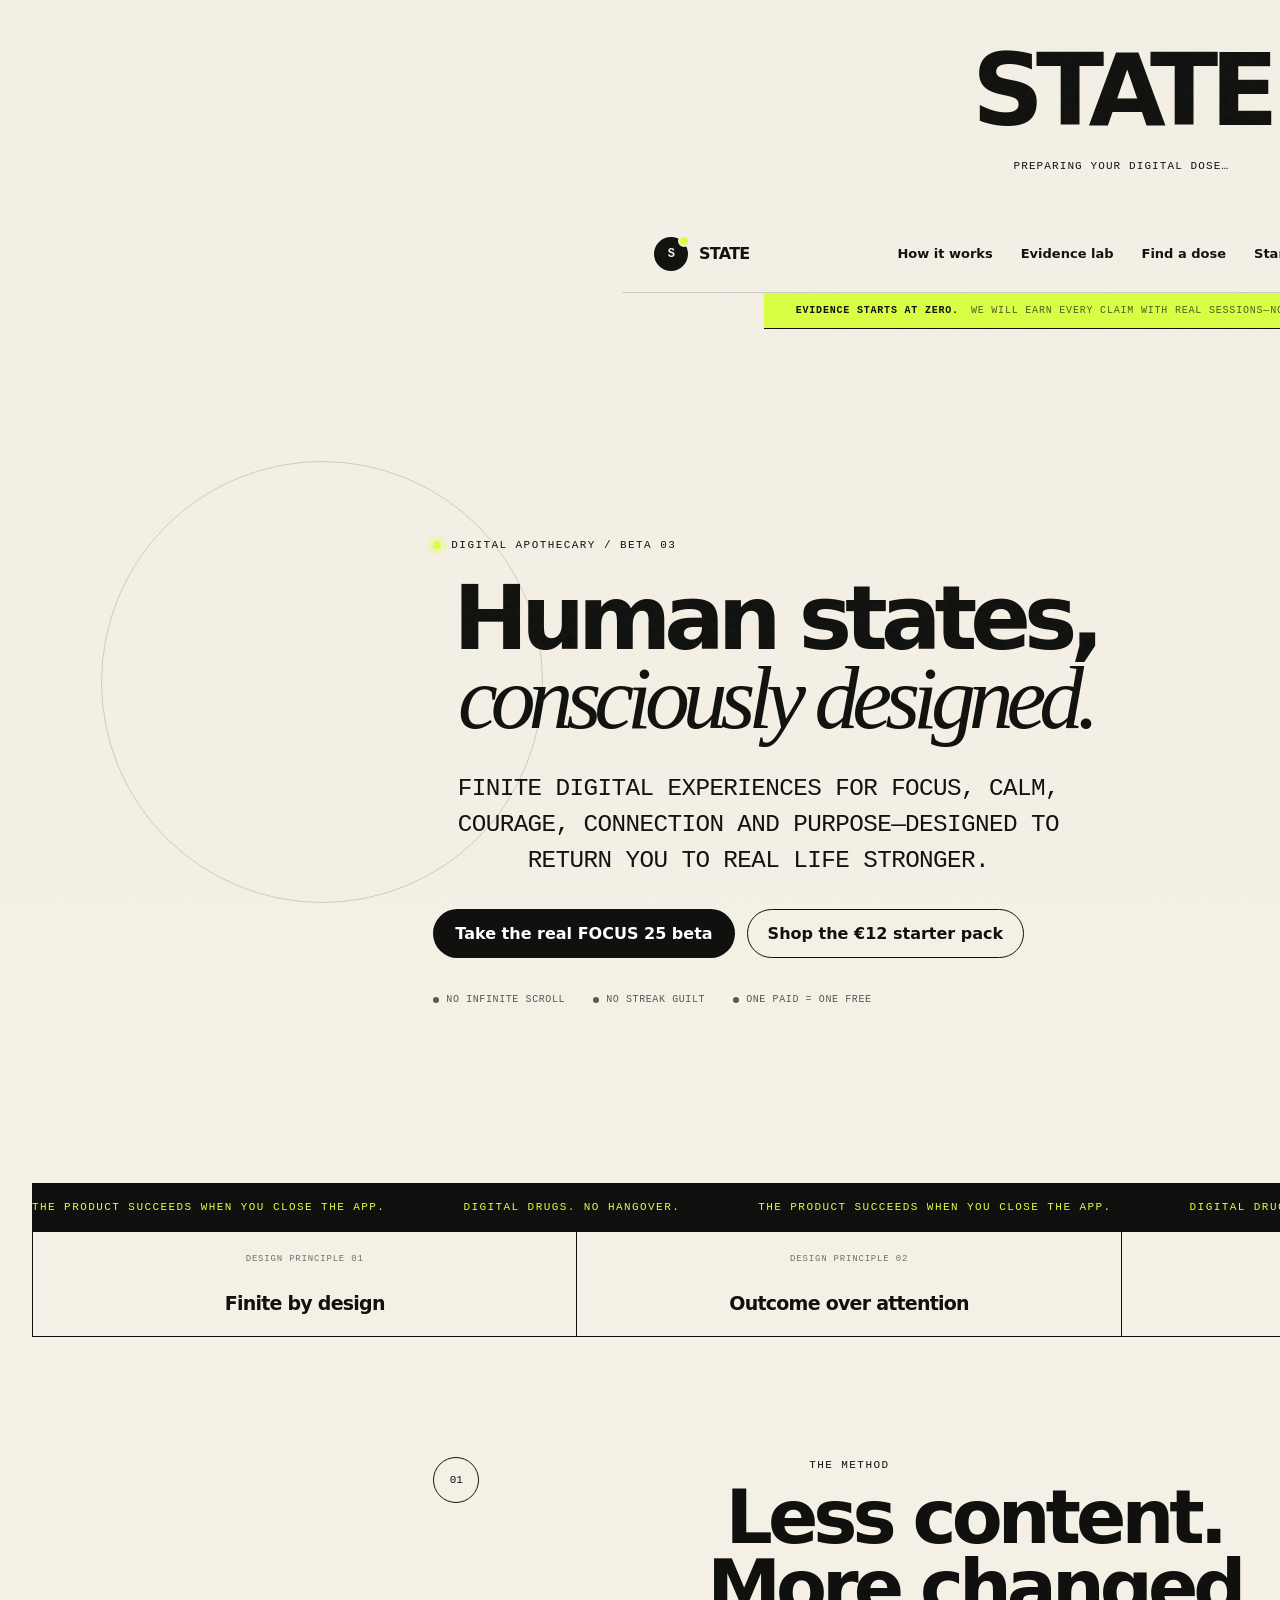
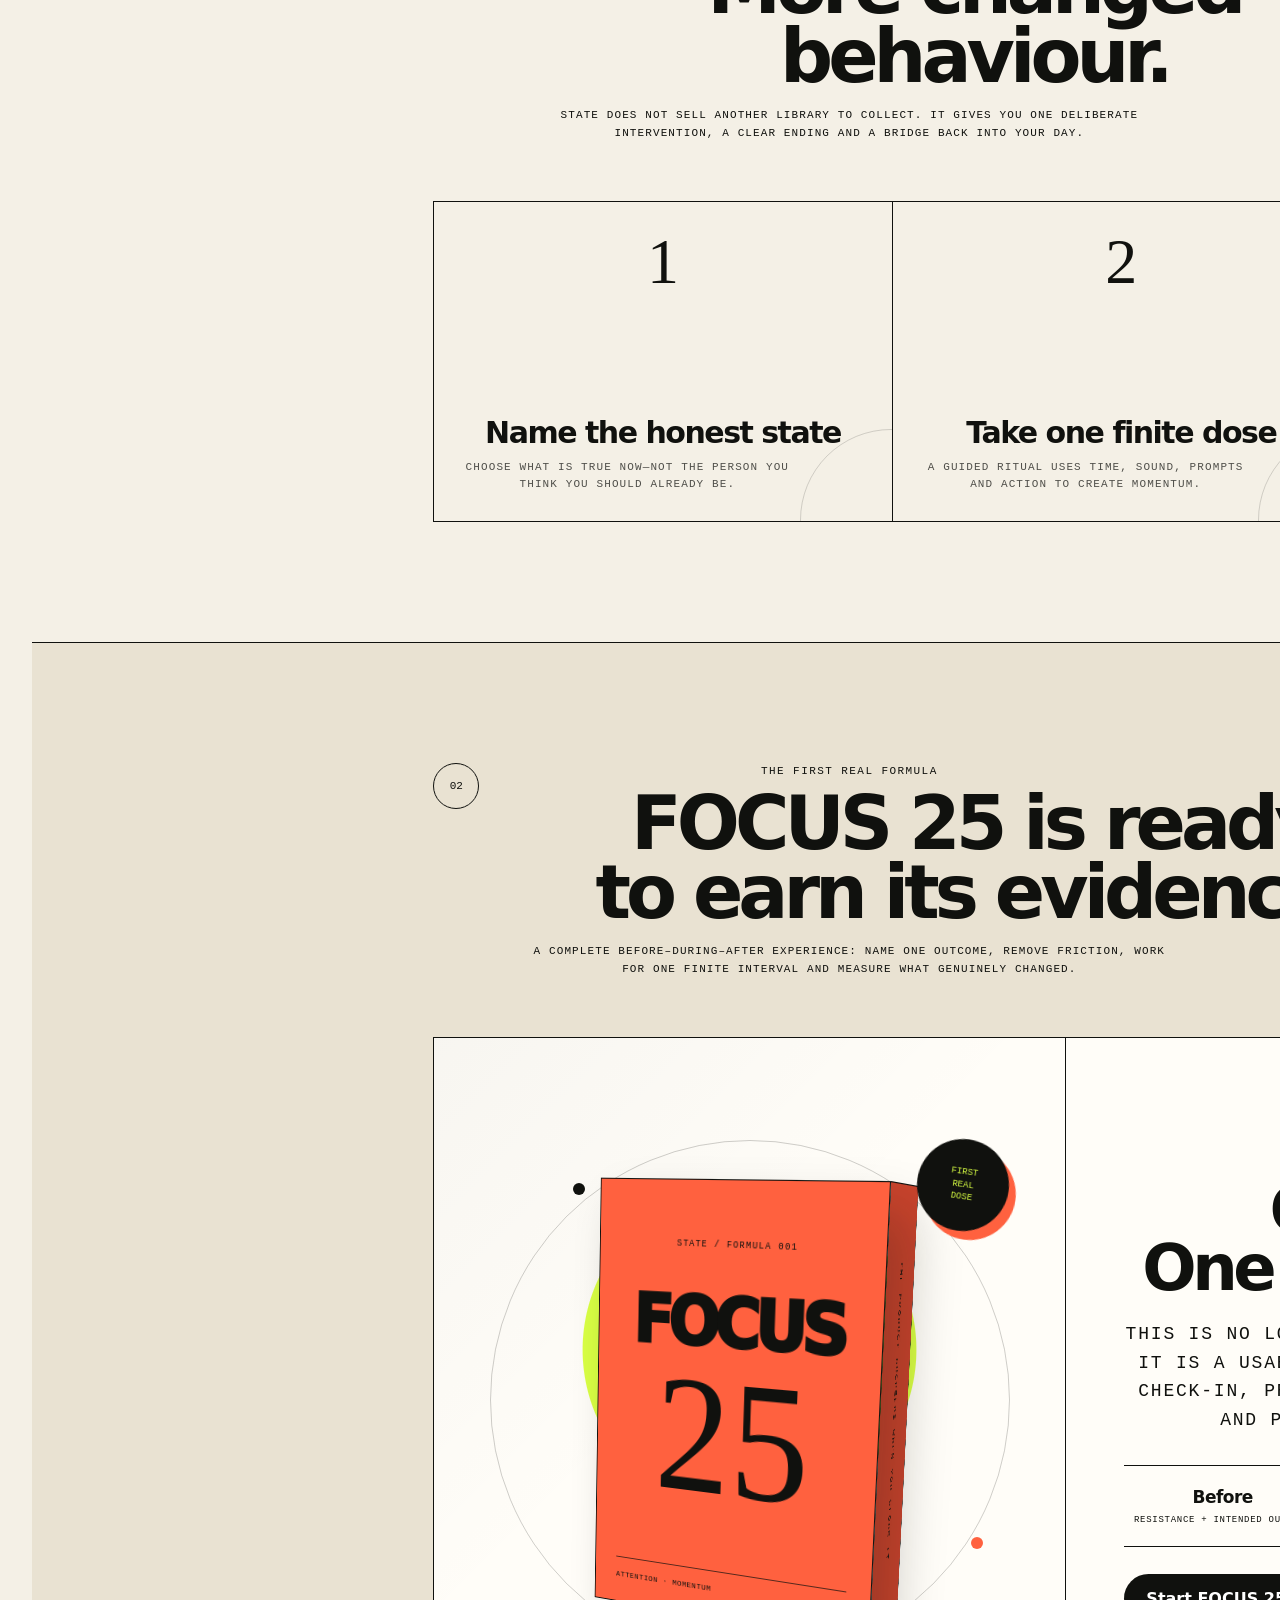
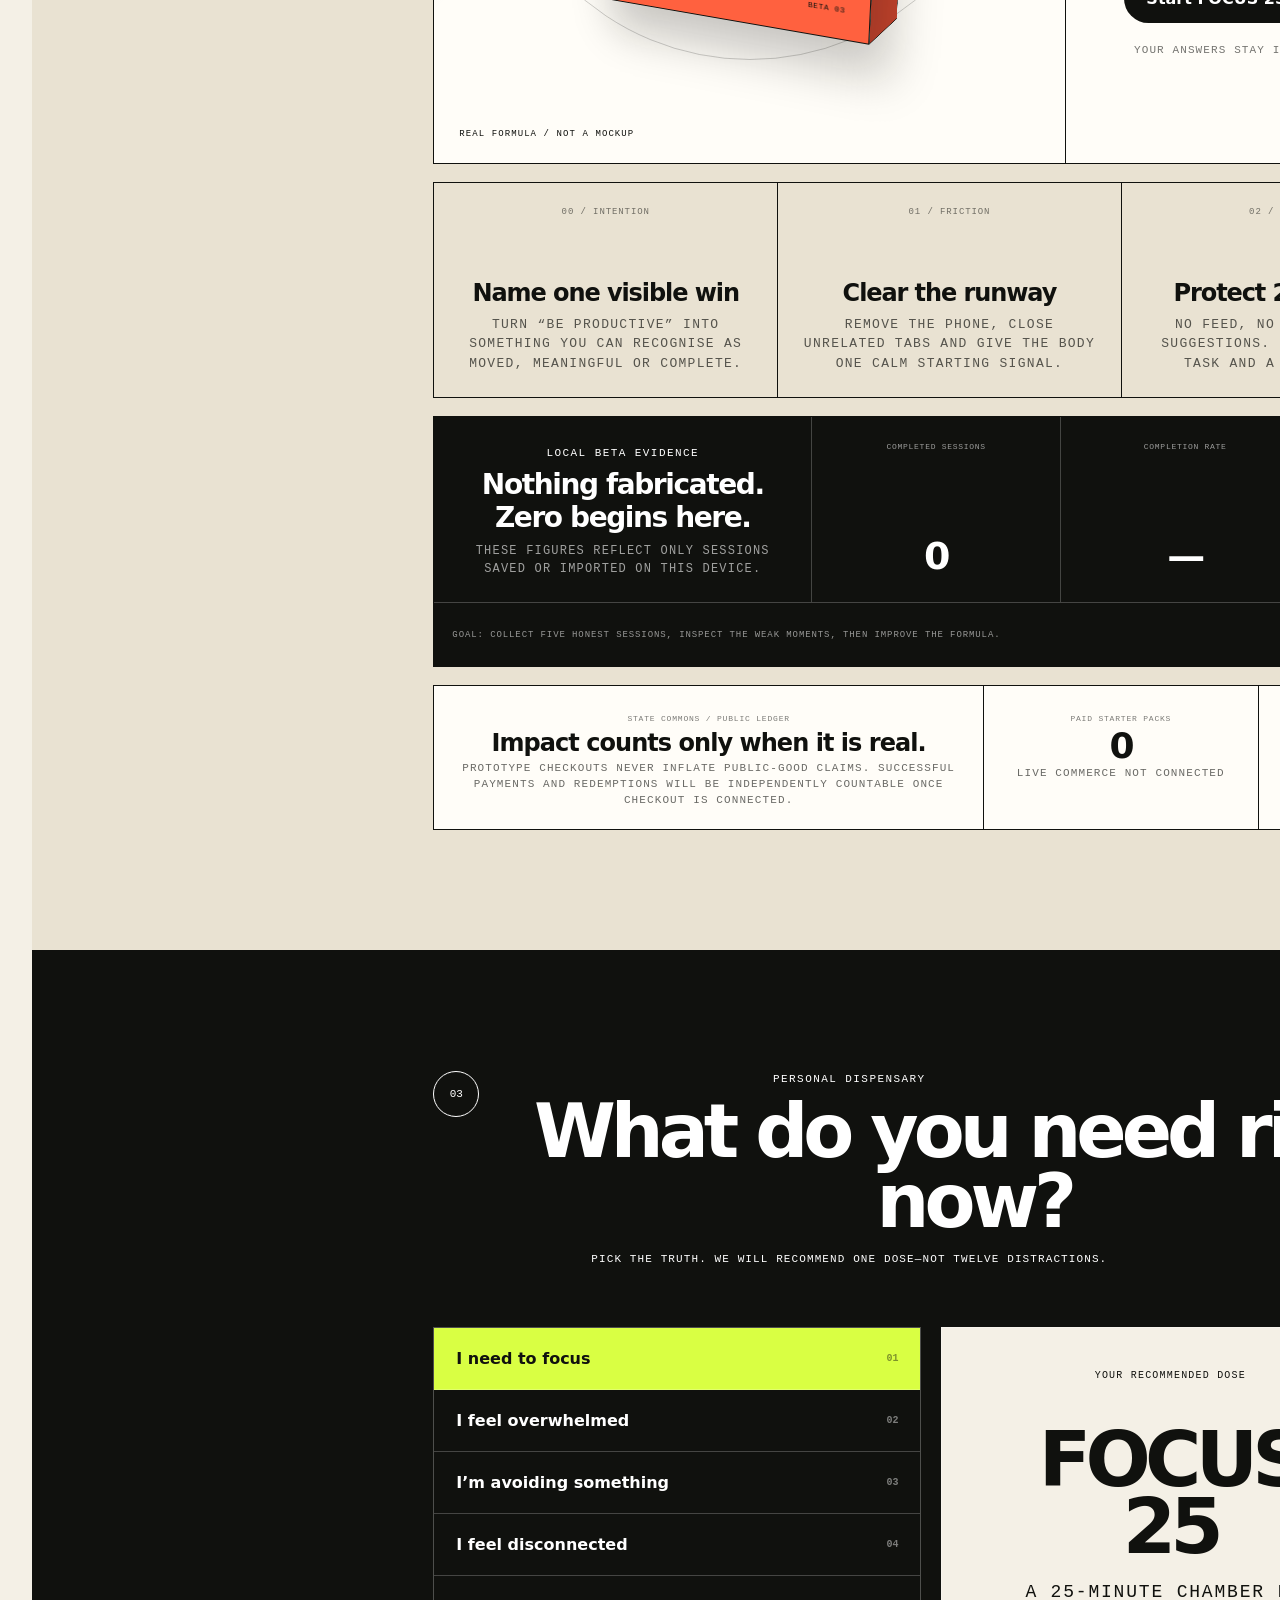
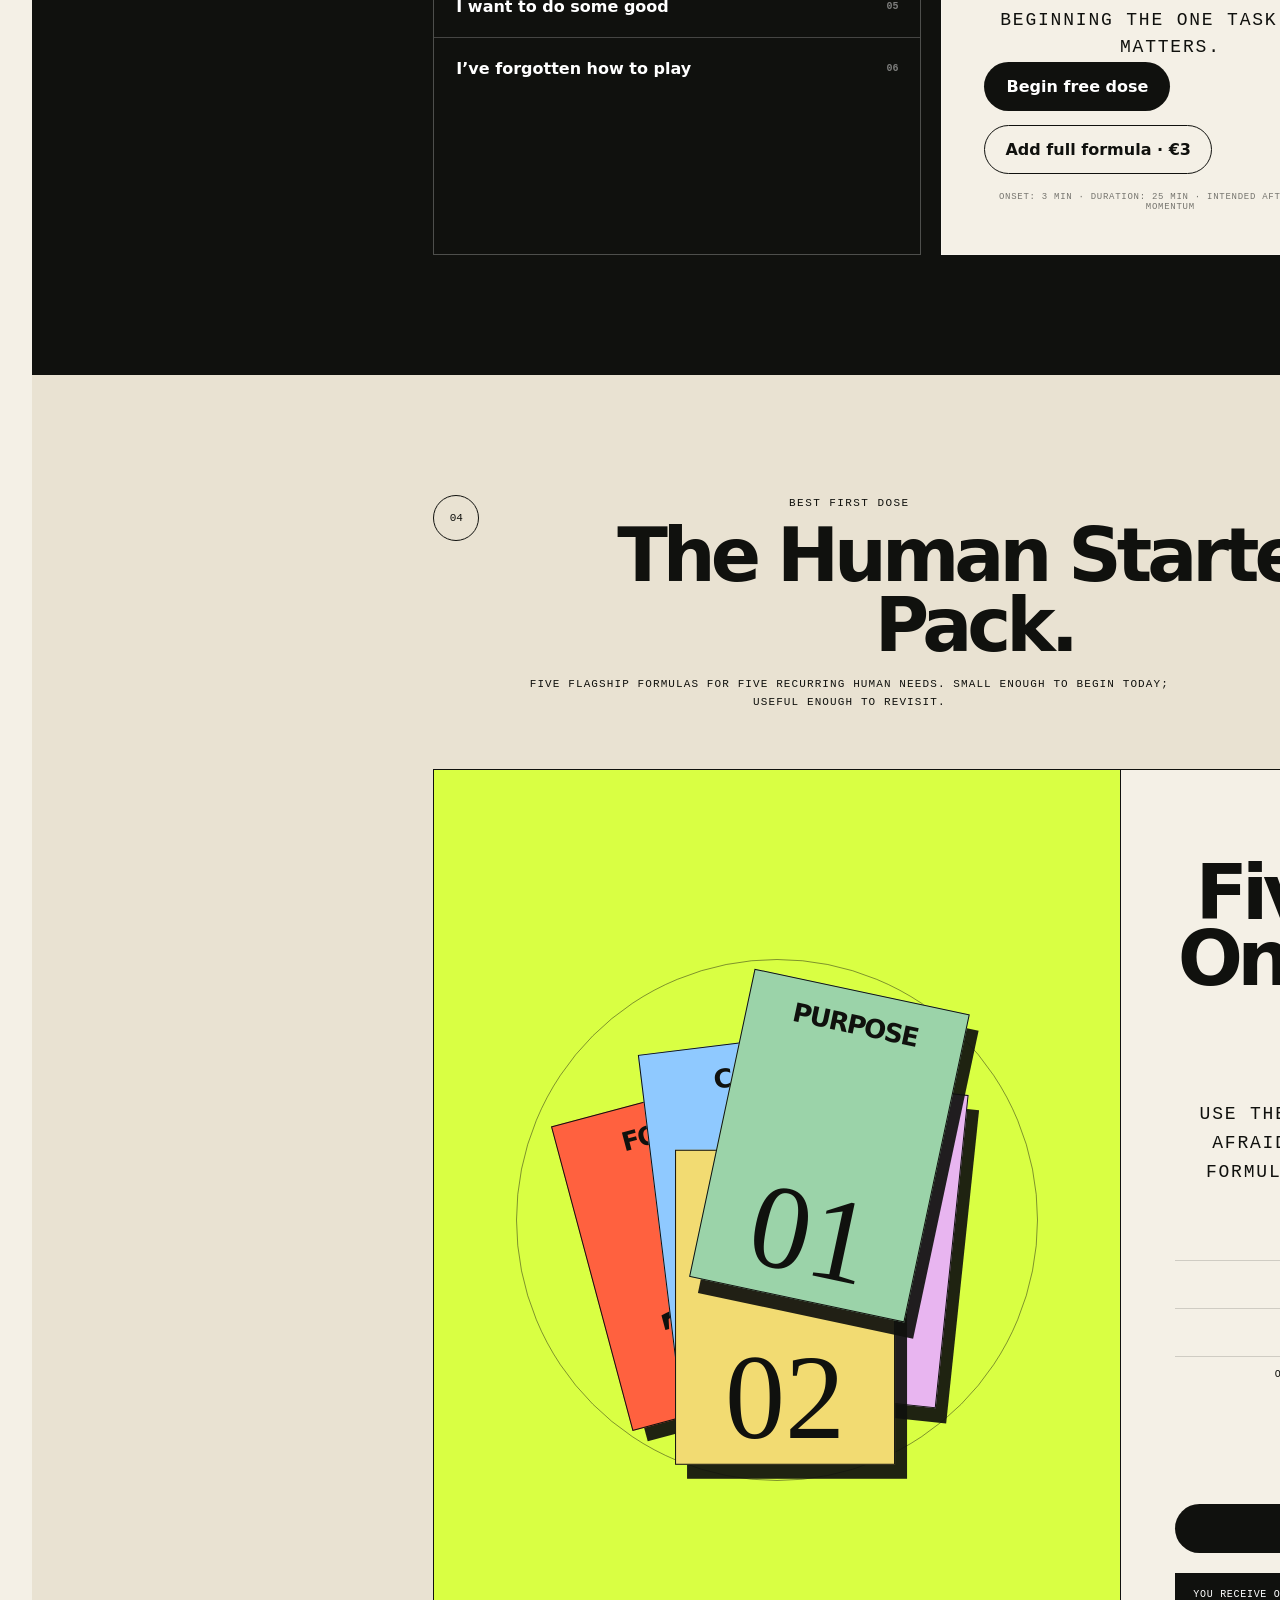
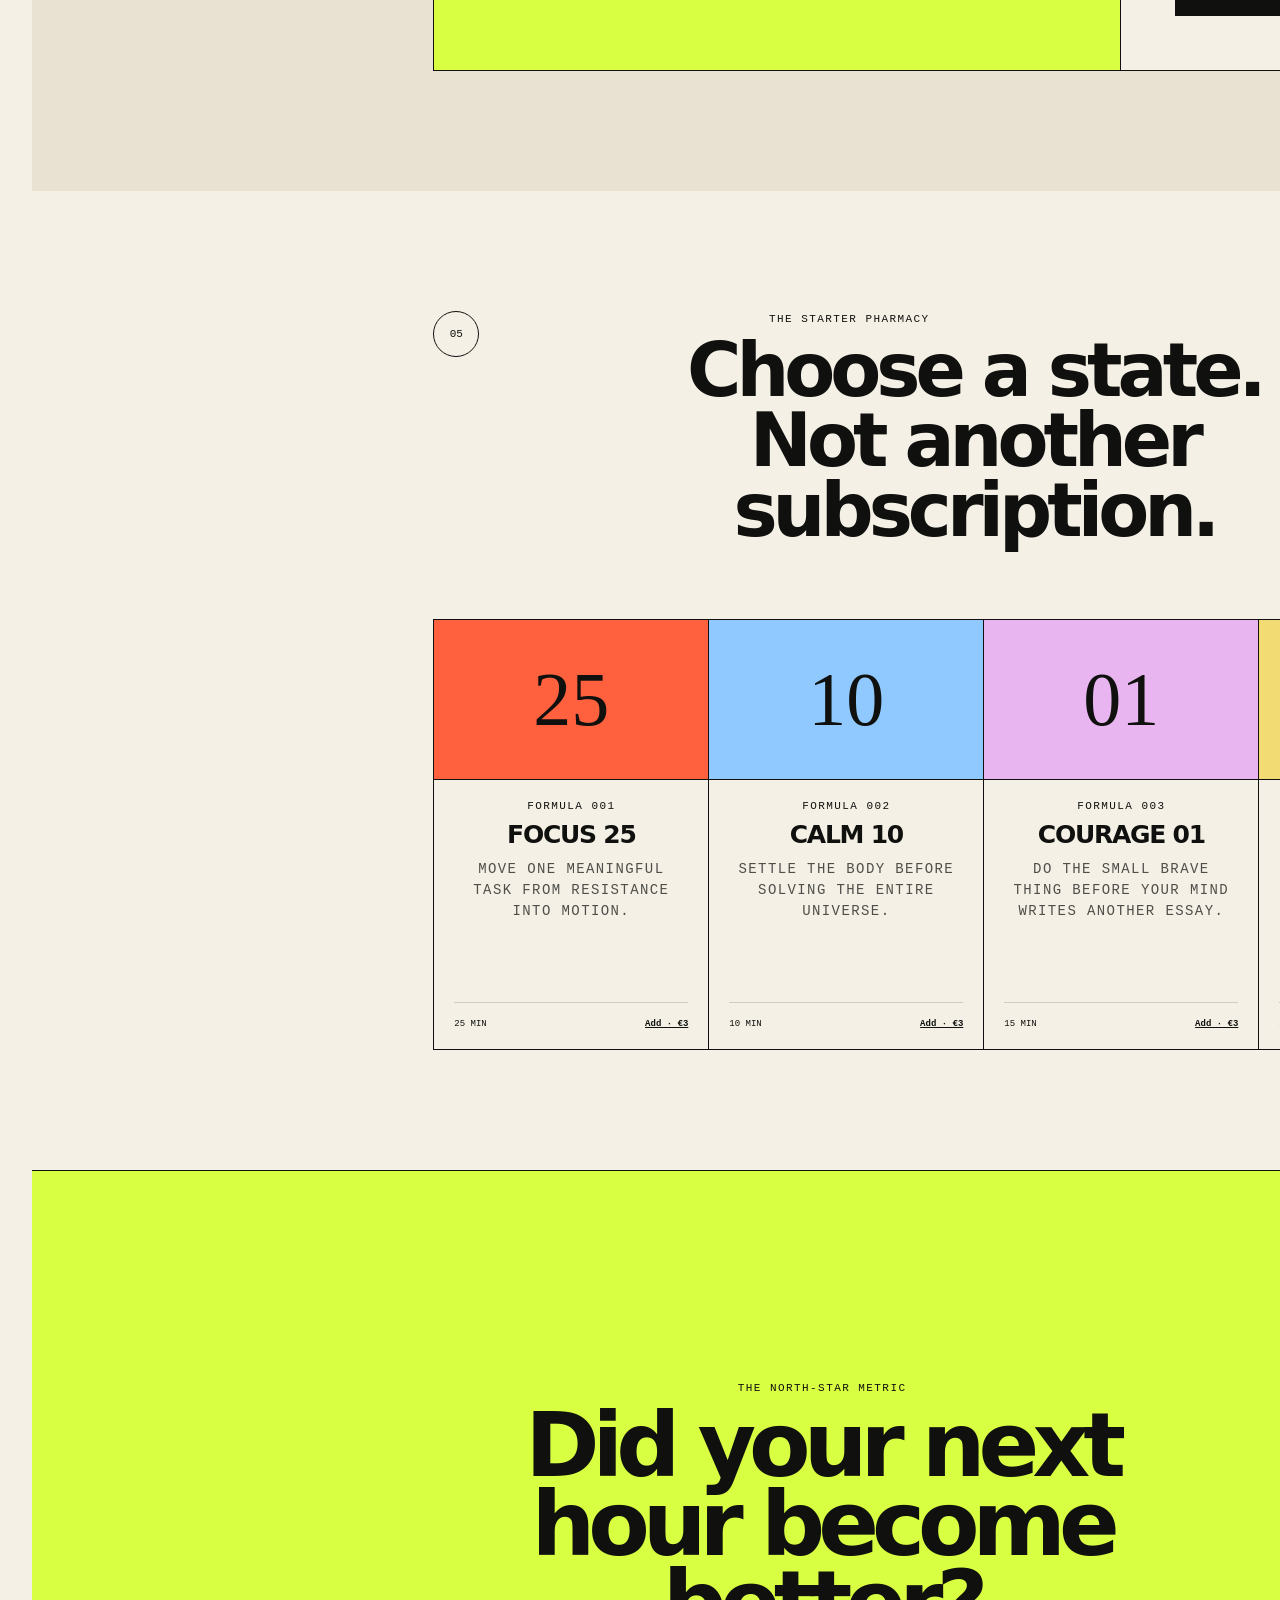
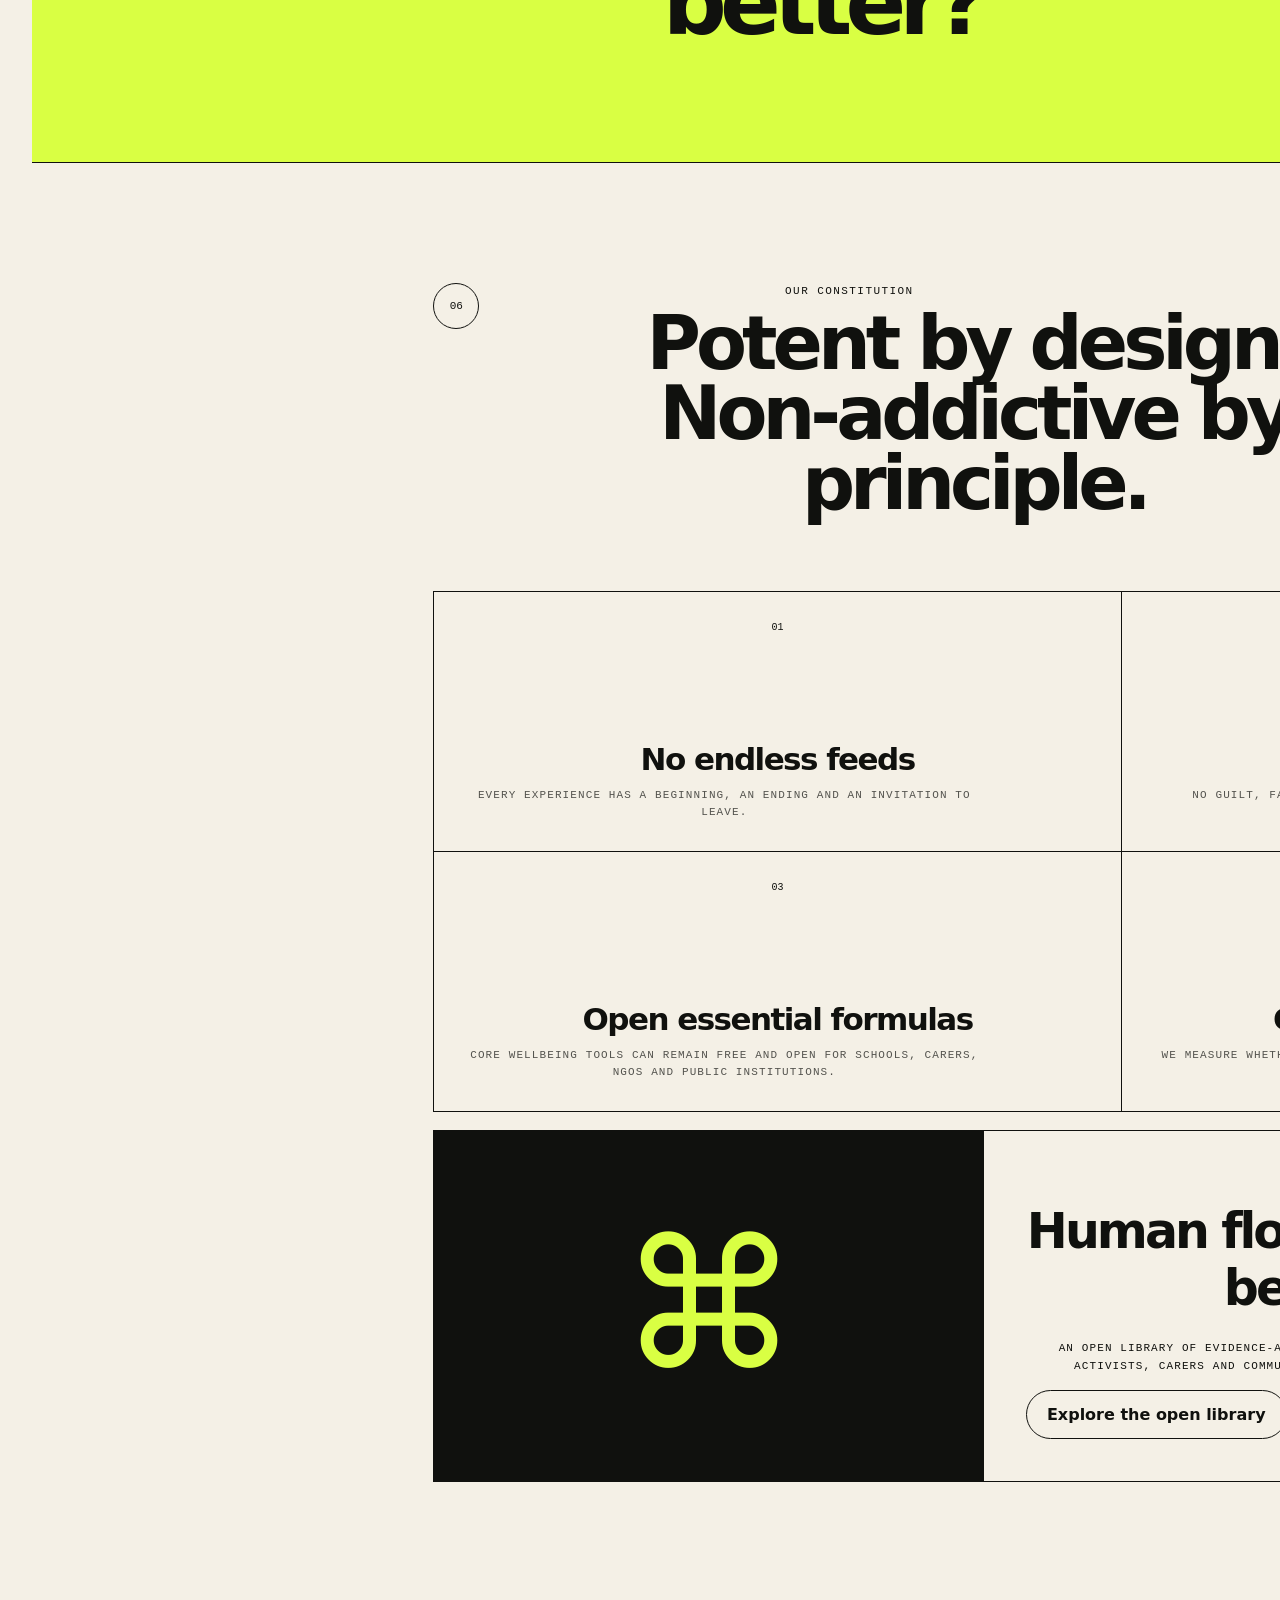
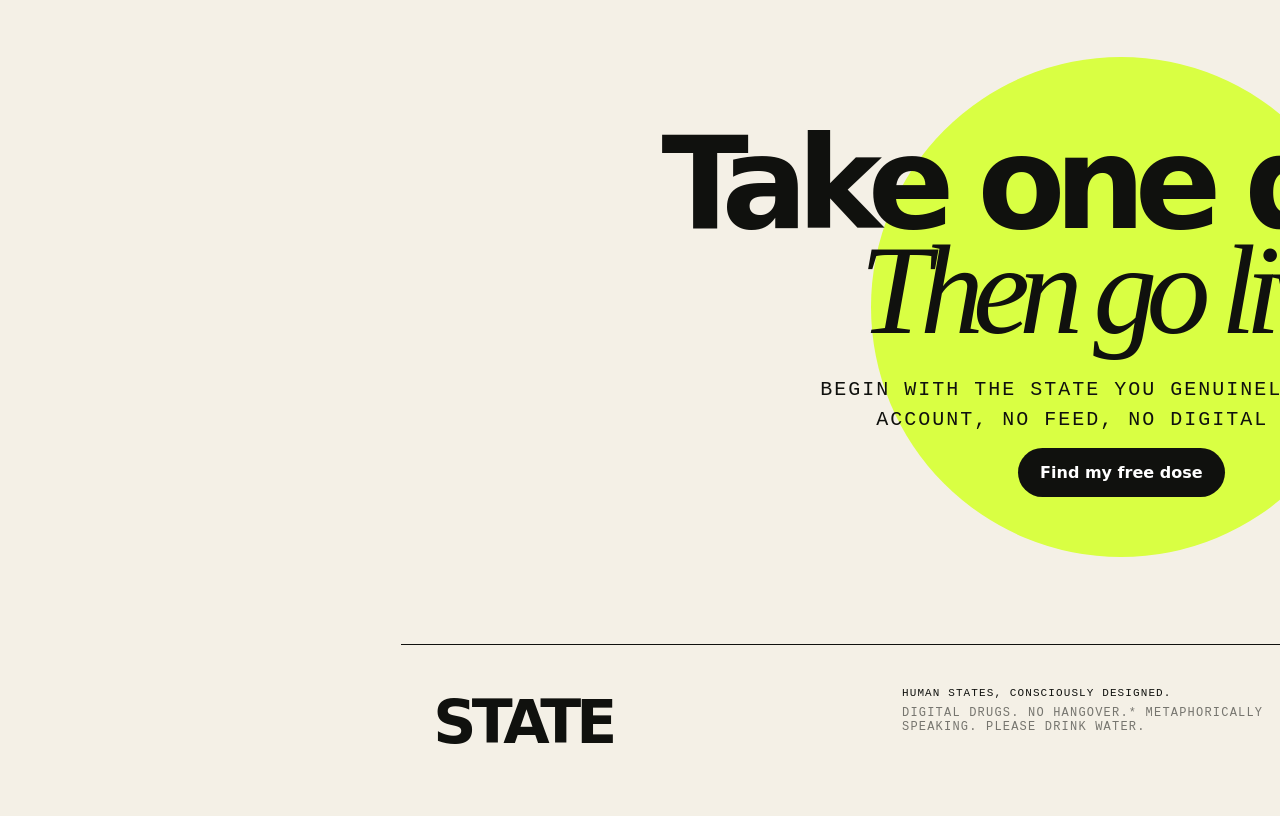
<file: index.html>
<!DOCTYPE html>
<html lang="en">
<head>
  <meta charset="UTF-8" />
  <meta name="viewport" content="width=device-width, initial-scale=1.0" />
  <meta name="description" content="STATE — Human states, consciously designed." />
  <title>STATE — Loading Evidence Lab</title>
  <style>
    :root { color-scheme: light; font-family: Inter, ui-sans-serif, system-ui, sans-serif; }
    body { margin: 0; min-height: 100vh; display: grid; place-items: center; background: #f4f0e6; color: #10110e; }
    main { text-align: center; padding: 32px; }
    strong { display: block; font-size: clamp(48px, 10vw, 100px); letter-spacing: -.08em; }
    p { font-family: ui-monospace, monospace; font-size: 11px; letter-spacing: .1em; text-transform: uppercase; }
  </style>
</head>
<body>
  <main><strong>STATE</strong><p>Preparing your digital dose…</p></main>
  <script>window.__STATE_PARTS = [];</script>
  <script src="app/parts/part-00.js"></script>
  <script src="app/parts/part-01.js"></script>
  <script src="app/parts/part-02.js"></script>
  <script src="app/parts/part-03.js"></script>
  <script src="app/parts/part-04.js"></script>
  <script src="app/parts/part-05.js"></script>
  <script src="app/parts/part-06.js"></script>
  <script>
    const stateDocument = window.__STATE_PARTS.join('');
    document.open();
    document.write(stateDocument);
    document.close();
  </script>
</body>
</html>
</file>
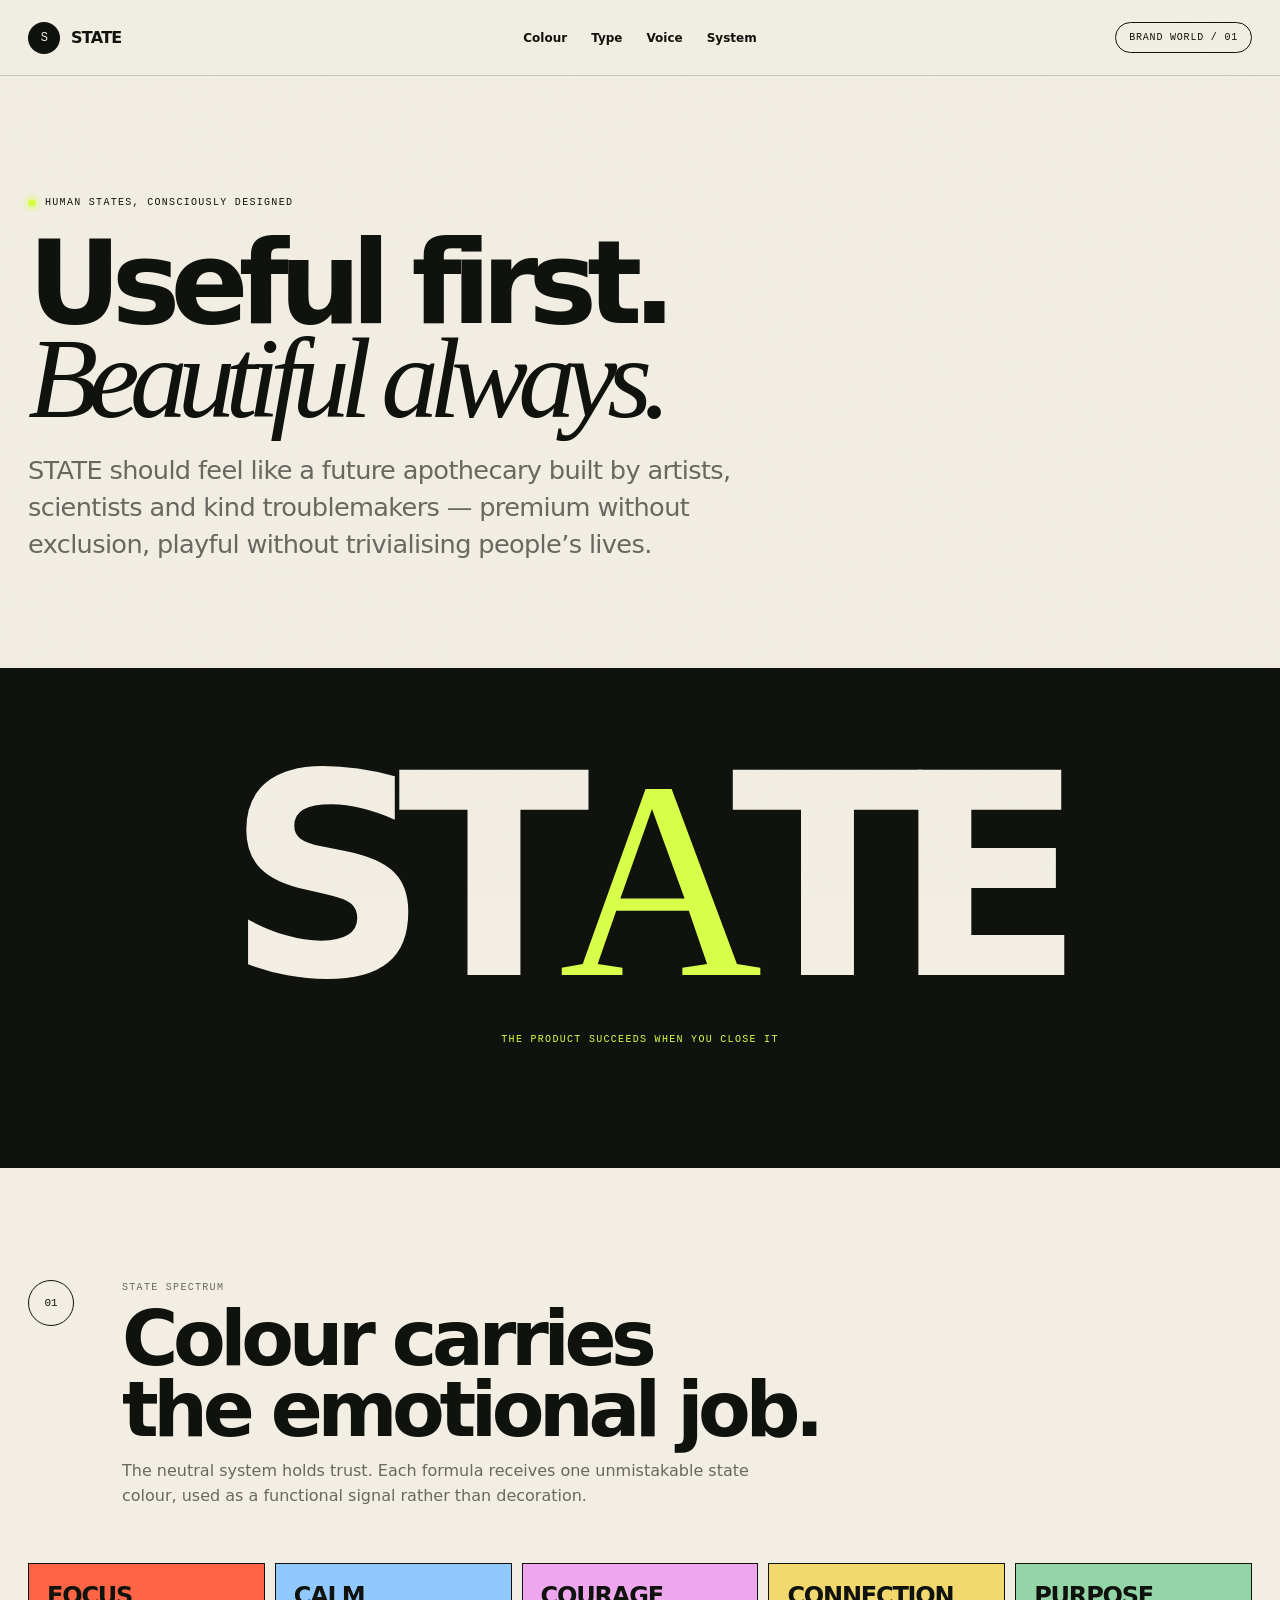
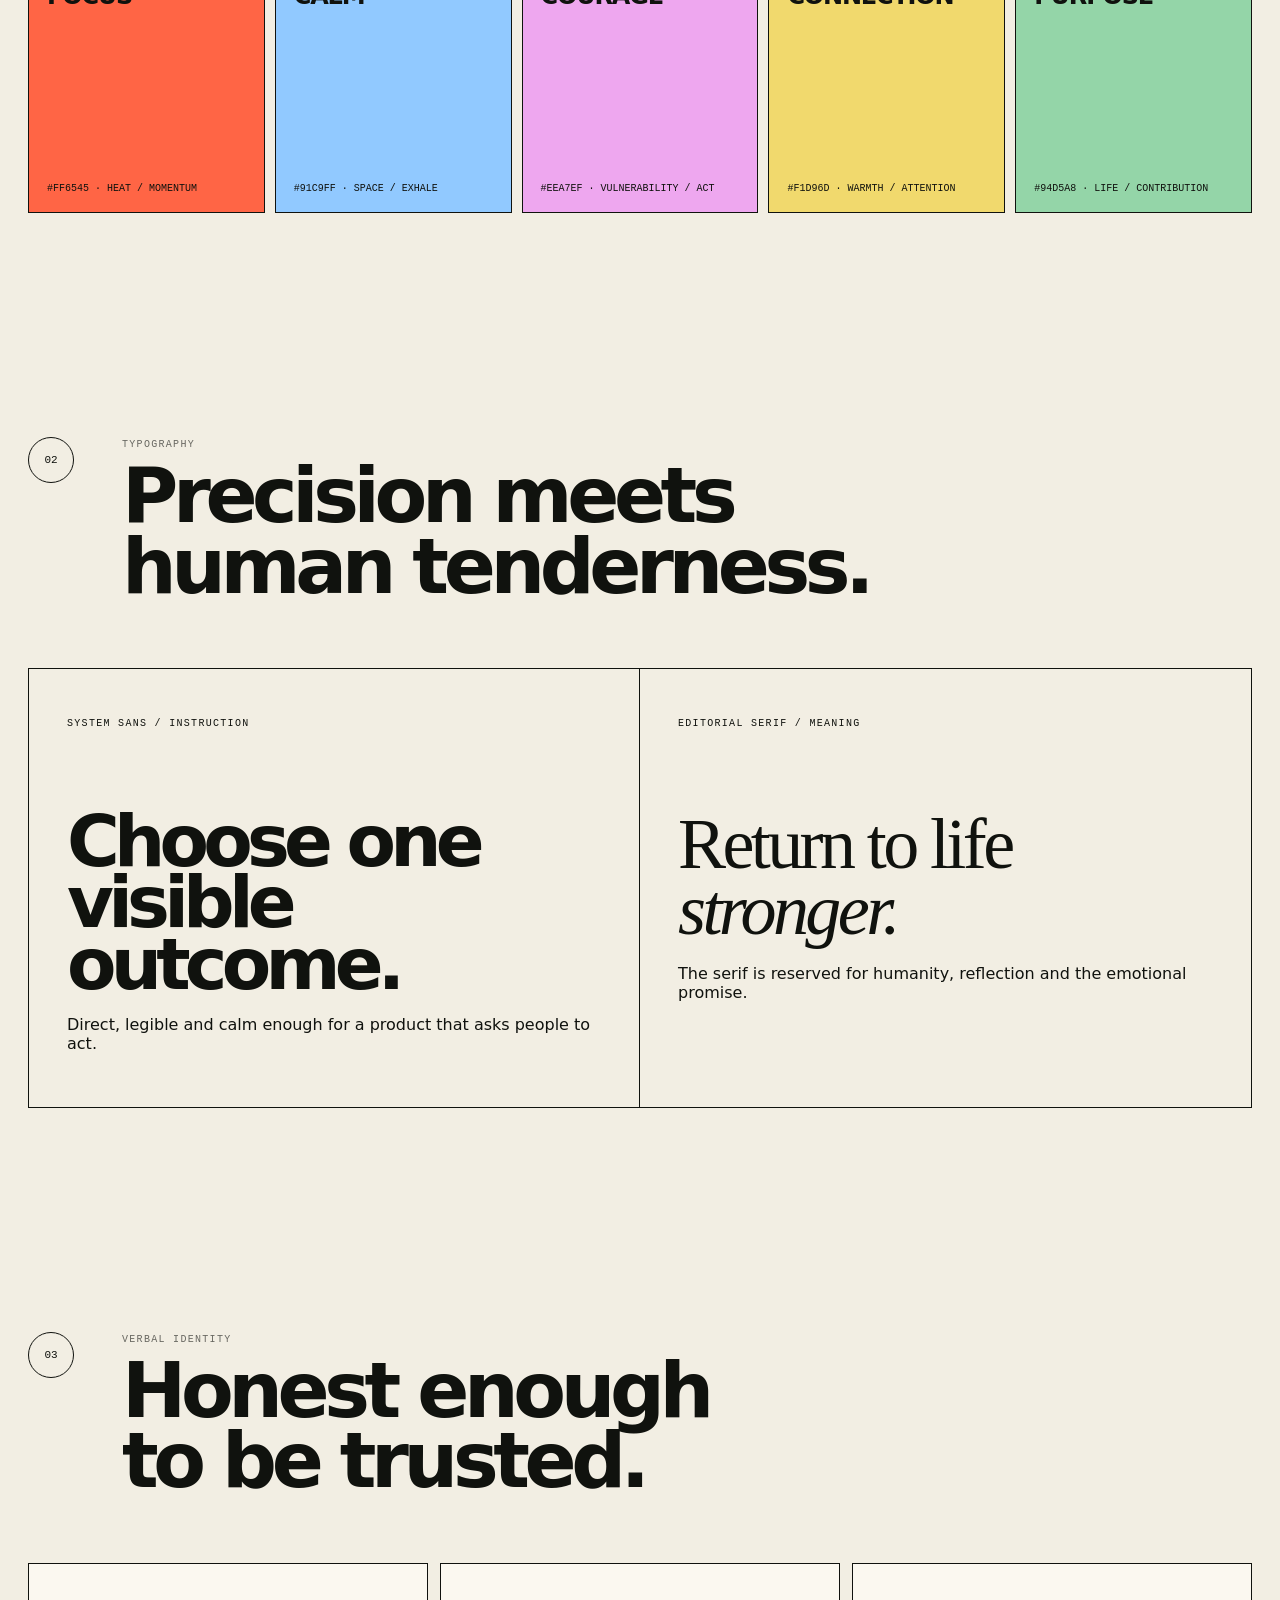
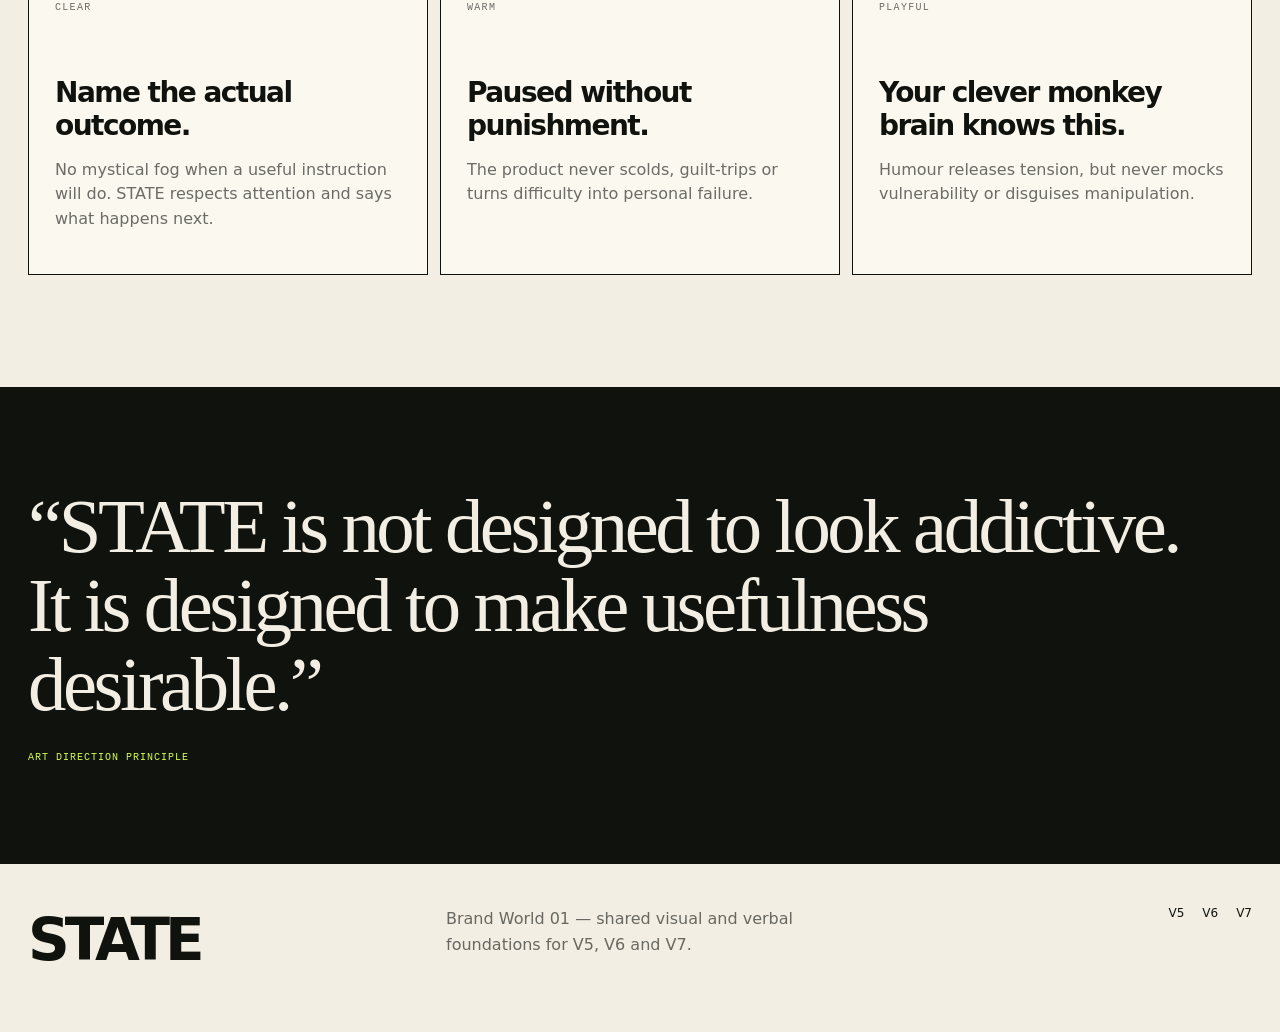
<file: brand/index.html>
<!doctype html>
<html lang="en">
<head>
  <meta charset="utf-8" />
  <meta name="viewport" content="width=device-width, initial-scale=1" />
  <meta name="description" content="STATE Brand World 01 — useful first, beautiful always." />
  <title>STATE — Brand World</title>
  <link rel="stylesheet" href="state.css" />
  <style>
    .brand-hero{padding:110px 0 80px}.brand-hero .display{max-width:1200px}.swatches{display:grid;grid-template-columns:repeat(5,1fr);gap:10px}.swatch{height:250px;border:1px solid var(--ink);padding:18px;display:flex;flex-direction:column;justify-content:space-between}.swatch strong{font-size:24px;letter-spacing:-.05em}.swatch span{font:10px var(--mono)}.type-grid{display:grid;grid-template-columns:1fr 1fr;border:1px solid var(--ink)}.type-panel{padding:38px;min-height:360px}.type-panel:first-child{border-right:1px solid var(--ink)}.voice-grid{display:grid;grid-template-columns:repeat(3,1fr);gap:12px}.voice-card{border:1px solid var(--ink);padding:26px;min-height:280px;background:var(--paper)}.voice-card h3{font-size:28px;letter-spacing:-.055em;margin:60px 0 10px}.voice-card p{color:var(--muted);line-height:1.55}.logo-stage{min-height:500px;background:var(--ink);color:var(--bone);display:grid;place-items:center;text-align:center;border:1px solid var(--ink)}.giant-logo{font-size:clamp(100px,22vw,340px);font-weight:900;letter-spacing:-.11em;line-height:.7}.giant-logo span{font-family:var(--serif);font-weight:400;color:var(--acid)}@media(max-width:800px){.swatches{grid-template-columns:1fr 1fr}.type-grid,.voice-grid{grid-template-columns:1fr}.type-panel:first-child{border-right:0;border-bottom:1px solid var(--ink)}}
  </style>
</head>
<body>
  <div class="grain"></div>
  <header class="topbar"><a class="brand-lockup" href="#top"><span class="brand-mark">S</span><span>STATE</span></a><nav><a href="#colour">Colour</a><a href="#type">Type</a><a href="#voice">Voice</a><a href="#system">System</a></nav><span class="version-chip">Brand World / 01</span></header>
  <main id="top">
    <section class="shell brand-hero"><p class="eyebrow"><span class="dot"></span> HUMAN STATES, CONSCIOUSLY DESIGNED</p><h1 class="display">Useful first.<br><em>Beautiful always.</em></h1><p class="lead">STATE should feel like a future apothecary built by artists, scientists and kind troublemakers — premium without exclusion, playful without trivialising people’s lives.</p></section>
    <section class="logo-stage"><div><div class="giant-logo">ST<span>A</span>TE</div><p class="micro" style="margin-top:54px;color:var(--acid)">THE PRODUCT SUCCEEDS WHEN YOU CLOSE IT</p></div></section>
    <section class="section shell" id="colour"><div class="section-head"><span class="section-index">01</span><div><p class="kicker">State spectrum</p><h2>Colour carries<br>the emotional job.</h2><p>The neutral system holds trust. Each formula receives one unmistakable state colour, used as a functional signal rather than decoration.</p></div></div><div class="swatches"><div class="swatch" style="background:var(--focus)"><strong>FOCUS</strong><span>#FF6545 · HEAT / MOMENTUM</span></div><div class="swatch" style="background:var(--calm)"><strong>CALM</strong><span>#91C9FF · SPACE / EXHALE</span></div><div class="swatch" style="background:var(--courage)"><strong>COURAGE</strong><span>#EEA7EF · VULNERABILITY / ACT</span></div><div class="swatch" style="background:var(--connection)"><strong>CONNECTION</strong><span>#F1D96D · WARMTH / ATTENTION</span></div><div class="swatch" style="background:var(--purpose)"><strong>PURPOSE</strong><span>#94D5A8 · LIFE / CONTRIBUTION</span></div></div></section>
    <section class="section shell" id="type"><div class="section-head"><span class="section-index">02</span><div><p class="kicker">Typography</p><h2>Precision meets<br>human tenderness.</h2></div></div><div class="type-grid"><div class="type-panel"><p class="micro">SYSTEM SANS / INSTRUCTION</p><p style="font-size:72px;font-weight:900;letter-spacing:-.08em;line-height:.85;margin:80px 0 20px">Choose one<br>visible outcome.</p><p>Direct, legible and calm enough for a product that asks people to act.</p></div><div class="type-panel"><p class="micro">EDITORIAL SERIF / MEANING</p><p style="font:72px/.92 var(--serif);letter-spacing:-.05em;margin:80px 0 20px">Return to life<br><em>stronger.</em></p><p>The serif is reserved for humanity, reflection and the emotional promise.</p></div></div></section>
    <section class="section shell" id="voice"><div class="section-head"><span class="section-index">03</span><div><p class="kicker">Verbal identity</p><h2>Honest enough<br>to be trusted.</h2></div></div><div class="voice-grid"><article class="voice-card"><p class="micro">CLEAR</p><h3>Name the actual outcome.</h3><p>No mystical fog when a useful instruction will do. STATE respects attention and says what happens next.</p></article><article class="voice-card"><p class="micro">WARM</p><h3>Paused without punishment.</h3><p>The product never scolds, guilt-trips or turns difficulty into personal failure.</p></article><article class="voice-card"><p class="micro">PLAYFUL</p><h3>Your clever monkey brain knows this.</h3><p>Humour releases tension, but never mocks vulnerability or disguises manipulation.</p></article></div></section>
    <section class="statement" id="system"><div class="shell"><blockquote>“STATE is not designed to look addictive. It is designed to make usefulness desirable.”</blockquote><cite>Art direction principle</cite></div></section>
  </main>
  <footer class="footer"><div class="shell footer-grid"><div class="footer-brand">STATE</div><p>Brand World 01 — shared visual and verbal foundations for V5, V6 and V7.</p><div class="footer-links"><a href="../v5/">V5</a><a href="../v6/">V6</a><a href="../v7/">V7</a></div></div></footer>
</body>
</html>
</file>
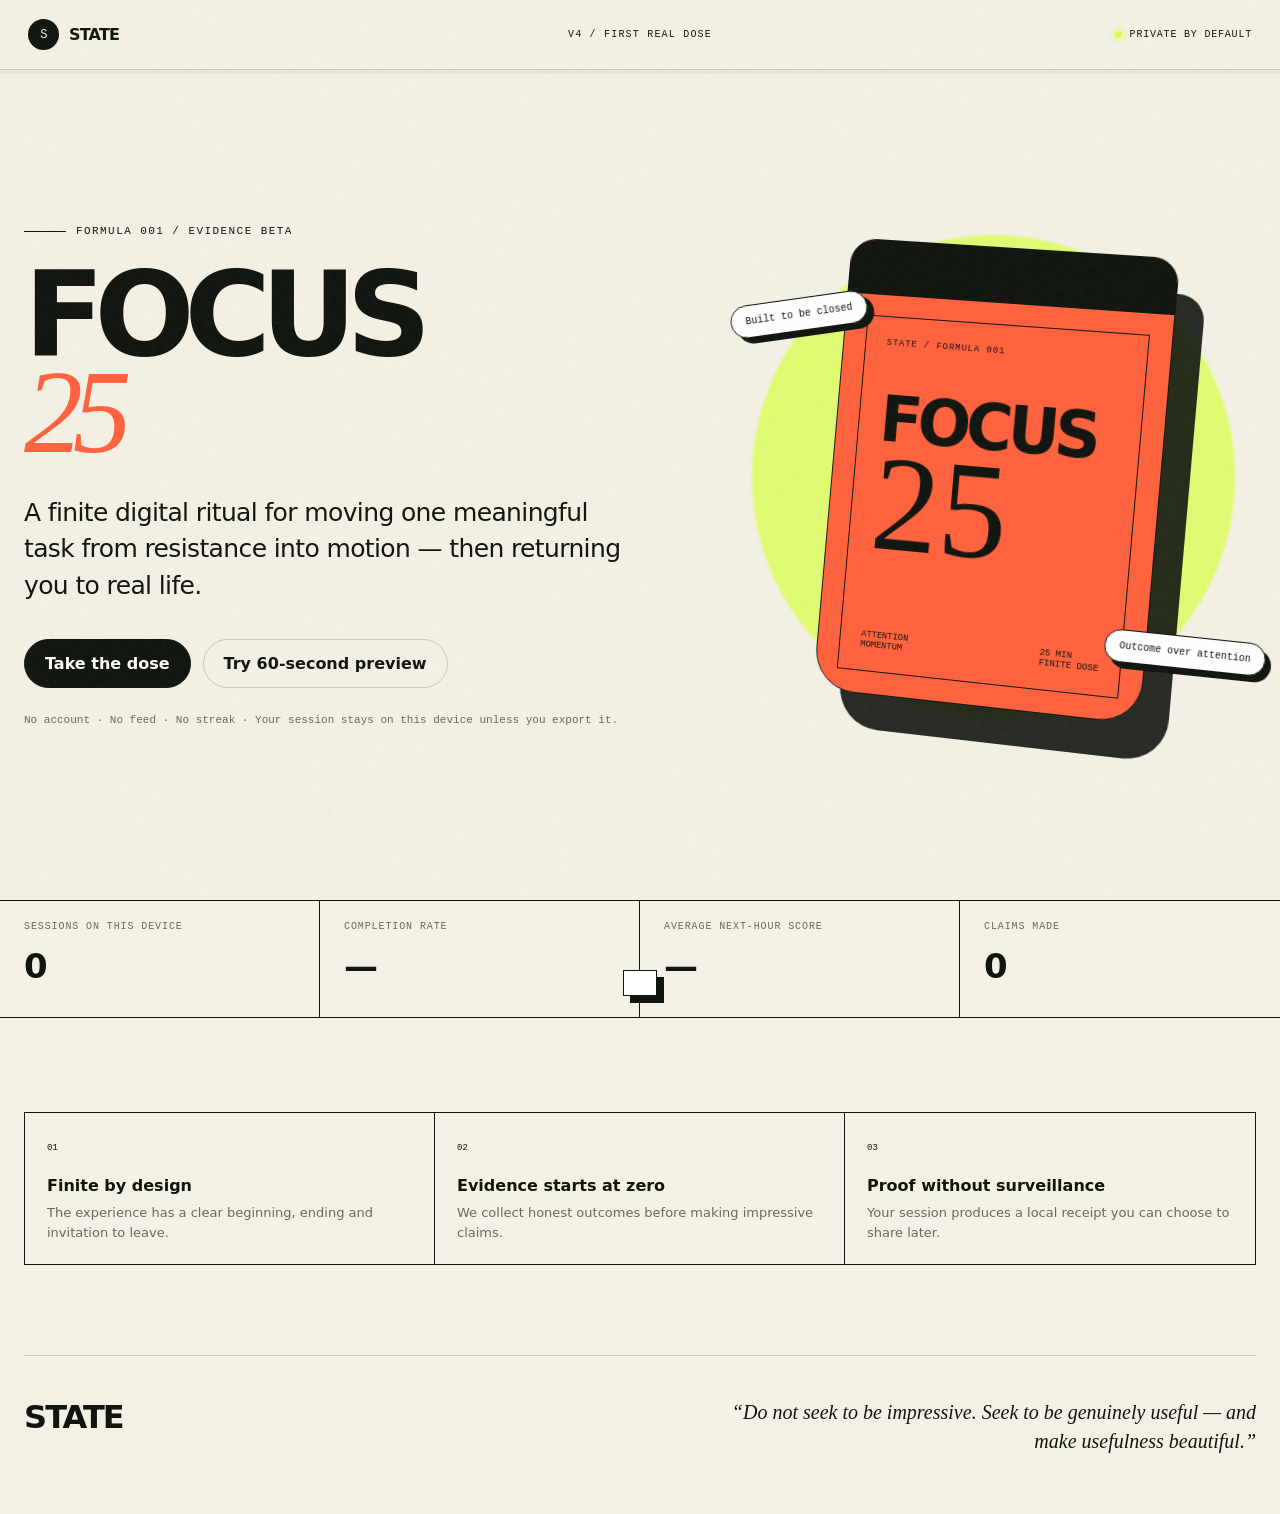
<file: v4/index.html>
<!doctype html>
<html lang="en">
<head>
  <meta charset="utf-8" />
  <meta name="viewport" content="width=device-width, initial-scale=1" />
  <meta name="description" content="STATE V4 — FOCUS 25. A finite digital dose designed to improve the next hour of real life." />
  <meta name="theme-color" content="#11150f" />
  <title>STATE V4 — FOCUS 25</title>
  <link rel="stylesheet" href="app.css" />
</head>
<body>
  <div class="grain"></div>
  <header class="topbar">
    <div class="brand"><span class="brand-mark">S</span> STATE</div>
    <div class="phase" id="phaseLabel">V4 / FIRST REAL DOSE</div>
    <div class="privacy"><span class="privacy-dot"></span> Private by default</div>
  </header>
  <div class="progress-shell" aria-hidden="true"><div class="progress" id="progress"></div></div>

  <main>
    <section class="screen active" data-screen="landing">
      <div class="hero shell">
        <div class="hero-copy">
          <div class="eyebrow">Formula 001 / Evidence beta</div>
          <h1>FOCUS <em>25</em></h1>
          <p>A finite digital ritual for moving one meaningful task from resistance into motion — then returning you to real life.</p>
          <div class="actions">
            <button class="button primary" data-action="begin">Take the dose</button>
            <button class="button ghost" data-action="preview">Try 60-second preview</button>
          </div>
          <div class="microcopy">No account · No feed · No streak · Your session stays on this device unless you export it.</div>
        </div>
        <div class="product-stage" id="productStage" aria-label="FOCUS 25 product pack">
          <div class="halo"></div>
          <div class="pack" id="pack">
            <div class="pack-label">
              <small>STATE / FORMULA 001</small>
              <strong>FOCUS</strong>
              <span class="pack-number">25</span>
              <div class="pack-foot"><span>ATTENTION<br>MOMENTUM</span><span>25 MIN<br>FINITE DOSE</span></div>
            </div>
          </div>
          <span class="sticker one">Built to be closed</span>
          <span class="sticker two">Outcome over attention</span>
        </div>
      </div>

      <div class="evidence-bar" aria-label="Local evidence dashboard">
        <div class="metric"><span>Sessions on this device</span><strong id="metricSessions">0</strong></div>
        <div class="metric"><span>Completion rate</span><strong id="metricCompletion">—</strong></div>
        <div class="metric"><span>Average next-hour score</span><strong id="metricScore">—</strong></div>
        <div class="metric"><span>Claims made</span><strong>0</strong></div>
      </div>

      <div class="shell" style="padding:70px 0 90px">
        <div class="principles">
          <article class="principle"><small>01</small><strong>Finite by design</strong><p>The experience has a clear beginning, ending and invitation to leave.</p></article>
          <article class="principle"><small>02</small><strong>Evidence starts at zero</strong><p>We collect honest outcomes before making impressive claims.</p></article>
          <article class="principle"><small>03</small><strong>Proof without surveillance</strong><p>Your session produces a local receipt you can choose to share later.</p></article>
        </div>
      </div>
    </section>

    <section class="screen" data-screen="before">
      <div class="flow-shell">
        <div class="flow-head"><span class="step-number">01</span><div><p class="kicker">Before the dose</p><h2>Name the visible outcome.</h2><p>Not “work on my project”. Choose the smallest result another person could recognise as done.</p></div></div>
        <form class="card" id="beforeForm">
          <div class="field">
            <label for="task">After 25 minutes, what will visibly exist?</label>
            <input id="task" type="text" maxlength="180" required placeholder="Example: The first draft of my application opening paragraph" />
            <span class="hint">Specific beats ambitious. One honest target.</span>
          </div>
          <div class="field">
            <label for="resistanceBefore">How much resistance do you feel right now? <strong id="resistanceBeforeValue">6</strong>/10</label>
            <input id="resistanceBefore" type="range" min="1" max="10" value="6" />
            <div class="range-labels"><span>Easy to begin</span><span>Actively avoiding it</span></div>
          </div>
          <fieldset>
            <legend>Current energy</legend>
            <div class="choice-row">
              <label class="choice"><input type="radio" name="energy" value="low"><span>Low</span></label>
              <label class="choice"><input type="radio" name="energy" value="steady" checked><span>Steady</span></label>
              <label class="choice"><input type="radio" name="energy" value="high"><span>High</span></label>
            </div>
          </fieldset>
          <div class="actions"><button class="button primary" type="submit">Prepare the room</button><button class="button ghost" type="button" data-action="home">Not now</button></div>
        </form>
      </div>
    </section>

    <section class="screen" data-screen="prepare">
      <div class="flow-shell">
        <div class="flow-head"><span class="step-number">02</span><div><p class="kicker">Prepare the environment</p><h2>Remove three tiny exits.</h2><p>Focus is not a heroic personality trait. It is often the result of fewer available escapes.</p></div></div>
        <div class="card">
          <div class="checklist">
            <label class="check"><input type="checkbox" class="prep-check"><span><strong>Close irrelevant tabs and windows</strong><small>Leave only what the task genuinely requires.</small></span></label>
            <label class="check"><input type="checkbox" class="prep-check"><span><strong>Put the phone outside easy reach</strong><small>Face down is not outside easy reach. Your clever monkey brain knows this.</small></span></label>
            <label class="check"><input type="checkbox" class="prep-check"><span><strong>Open the exact place where work begins</strong><small>The document, editor, canvas or message — ready for the first action.</small></span></label>
          </div>
          <p class="hint" id="prepStatus" style="margin:22px 0">Complete all three. The ritual should make starting easier, not more ceremonial.</p>
          <div class="actions"><button class="button primary" id="enterDose" disabled>Enter FOCUS 25</button><button class="button ghost" data-action="back-before">Back</button></div>
        </div>
      </div>
    </section>

    <section class="screen dose-screen" data-screen="dose">
      <div class="dose-room">
        <div class="dose-top"><span><span class="live-dot"></span>Formula active</span><span id="doseModeLabel">25-minute dose</span></div>
        <div class="dose-centre"><div class="dose-centre-inner"><p class="dose-task" id="doseTask">One task</p><p class="timer" id="timer">25:00</p><p class="dose-message" id="doseMessage">Begin before motivation arrives.</p></div></div>
        <div class="dose-bottom"><button class="button primary" id="pauseButton">Pause</button><button class="button" id="completeEarly">I completed the outcome</button><button class="button danger" id="exitDose">Exit honestly</button></div>
      </div>
    </section>

    <section class="screen" data-screen="after">
      <div class="flow-shell">
        <div class="flow-head"><span class="step-number">03</span><div><p class="kicker">After the dose</p><h2>What actually changed?</h2><p>No gold stars for flattering the product. Honest friction is the evidence we need.</p></div></div>
        <form class="card" id="afterForm">
          <fieldset>
            <legend>Did the visible outcome happen?</legend>
            <div class="choice-row">
              <label class="choice"><input type="radio" name="outcome" value="yes" required><span>Yes</span></label>
              <label class="choice"><input type="radio" name="outcome" value="partly"><span>Partly</span></label>
              <label class="choice"><input type="radio" name="outcome" value="no"><span>No</span></label>
            </div>
          </fieldset>
          <div class="field">
            <label for="resistanceAfter">How much resistance do you feel now? <strong id="resistanceAfterValue">3</strong>/10</label>
            <input id="resistanceAfter" type="range" min="1" max="10" value="3" />
          </div>
          <fieldset>
            <legend>Did this improve the next hour of your actual life?</legend>
            <div class="score-row">
              <label class="score-option"><input type="radio" name="score" value="1" required><span>1</span></label>
              <label class="score-option"><input type="radio" name="score" value="2"><span>2</span></label>
              <label class="score-option"><input type="radio" name="score" value="3"><span>3</span></label>
              <label class="score-option"><input type="radio" name="score" value="4"><span>4</span></label>
              <label class="score-option"><input type="radio" name="score" value="5"><span>5</span></label>
            </div>
            <div class="range-labels"><span>Made it worse</span><span>Meaningfully better</span></div>
          </fieldset>
          <div class="field"><label for="note">What helped or got in the way?</label><textarea id="note" maxlength="600" placeholder="A sentence is enough."></textarea></div>
          <div class="actions"><button class="button primary" type="submit">Save honest result</button></div>
        </form>
      </div>
    </section>

    <section class="screen" data-screen="receipt">
      <div class="flow-shell">
        <div class="flow-head"><span class="step-number">04</span><div><p class="kicker">Return to life</p><h2>Use the hour well.</h2><p>STATE is finished. The product succeeds when you leave it.</p></div></div>
        <div class="card receipt">
          <div class="receipt-grid">
            <div><p class="kicker">Local proof of session</p><h3 id="receiptHeadline">One honest dose completed.</h3><p>This receipt is stored only in this browser. It is a first primitive for future proof-of-contribution — not a token, financial asset or on-chain claim.</p></div>
            <div class="proof">
              <div class="proof-row"><span>Formula</span><strong>FOCUS 25</strong></div>
              <div class="proof-row"><span>Outcome</span><strong id="proofOutcome">—</strong></div>
              <div class="proof-row"><span>Resistance change</span><strong id="proofResistance">—</strong></div>
              <div class="proof-row"><span>Next-hour score</span><strong id="proofScore">—</strong></div>
              <div class="proof-row"><span>Proof ID</span><strong id="proofId">—</strong></div>
              <p class="local-proof">Future versions may allow users to voluntarily sign, publish or pool verified contributions. Privacy remains the default.</p>
            </div>
          </div>
          <div class="actions" style="margin-top:28px"><button class="button primary" data-action="finish">Close STATE</button><button class="button" id="exportResult">Export this result</button></div>
        </div>
      </div>
    </section>
  </main>

  <footer>
    <strong>STATE</strong>
    <blockquote>“Do not seek to be impressive. Seek to be genuinely useful — and make usefulness beautiful.”</blockquote>
  </footer>
  <div class="toast" id="toast" role="status" aria-live="polite"></div>
  <script src="app.js"></script>
</body>
</html>
</file>
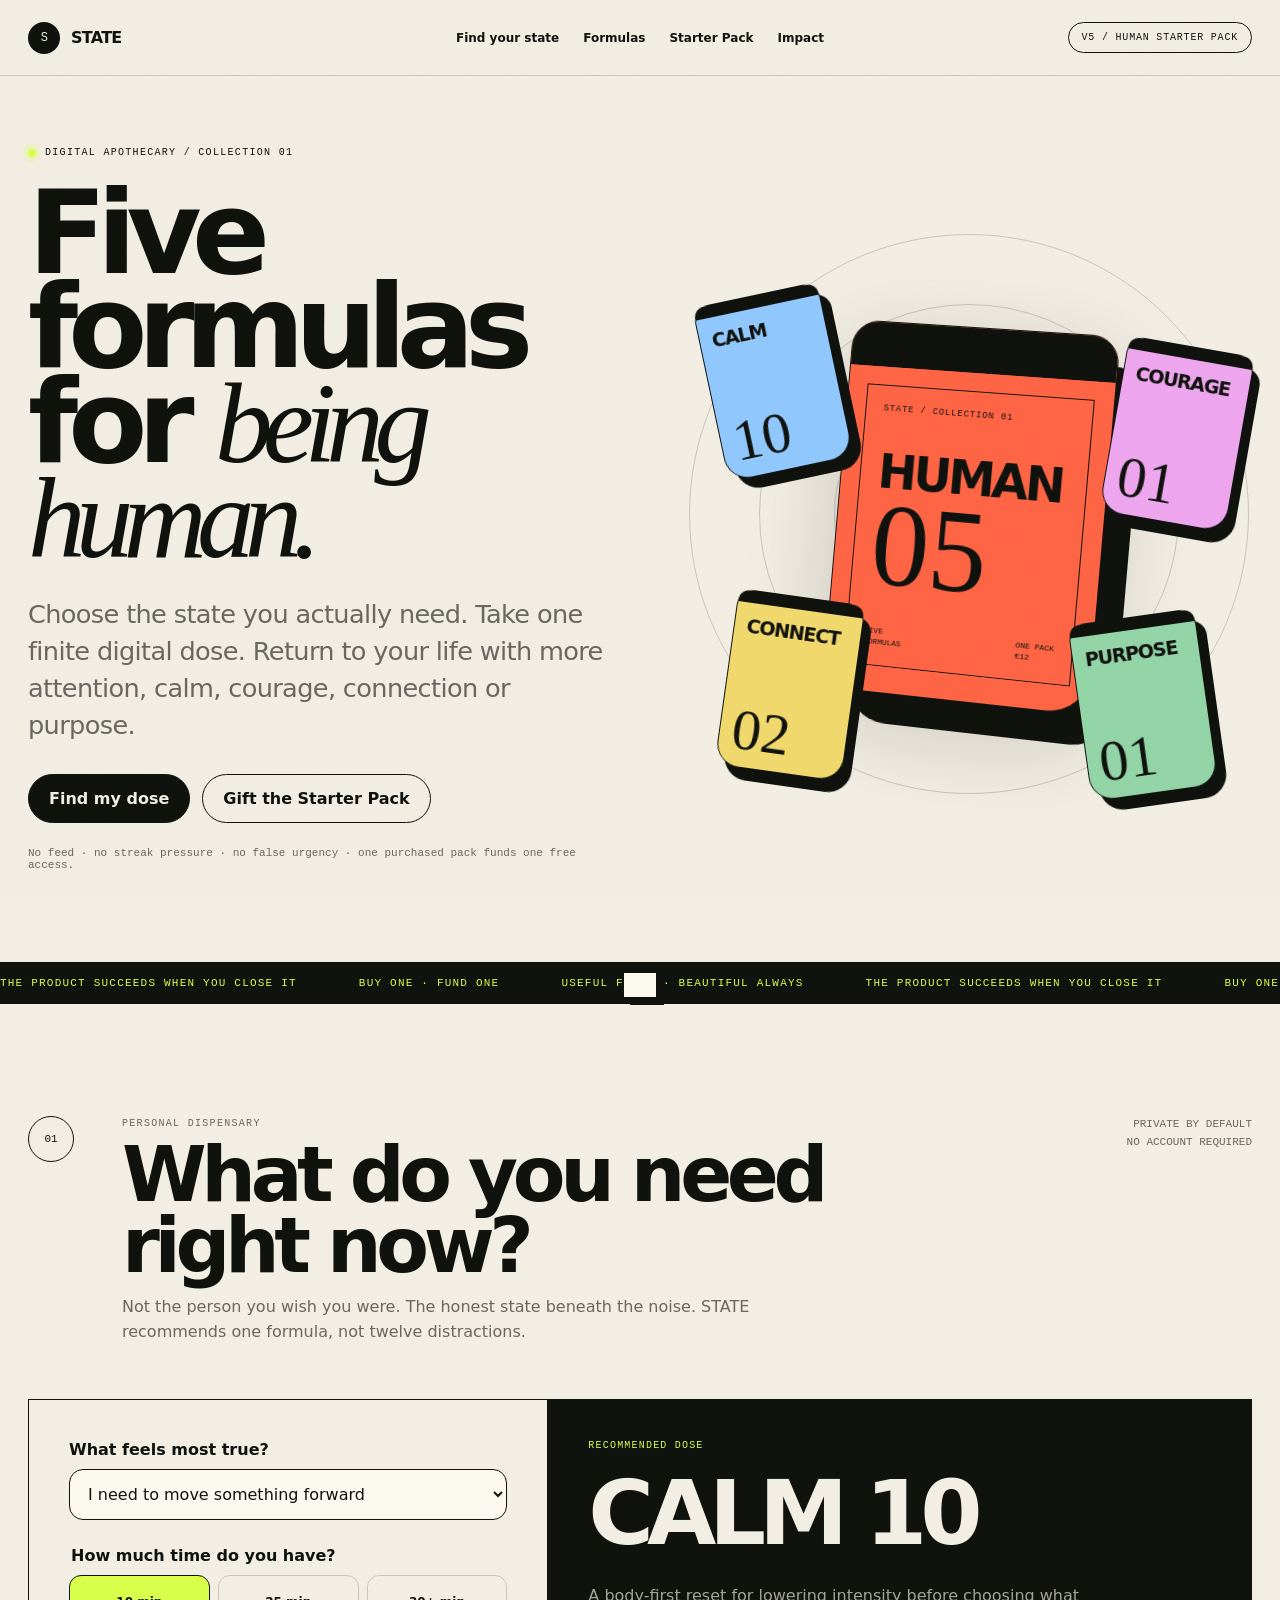
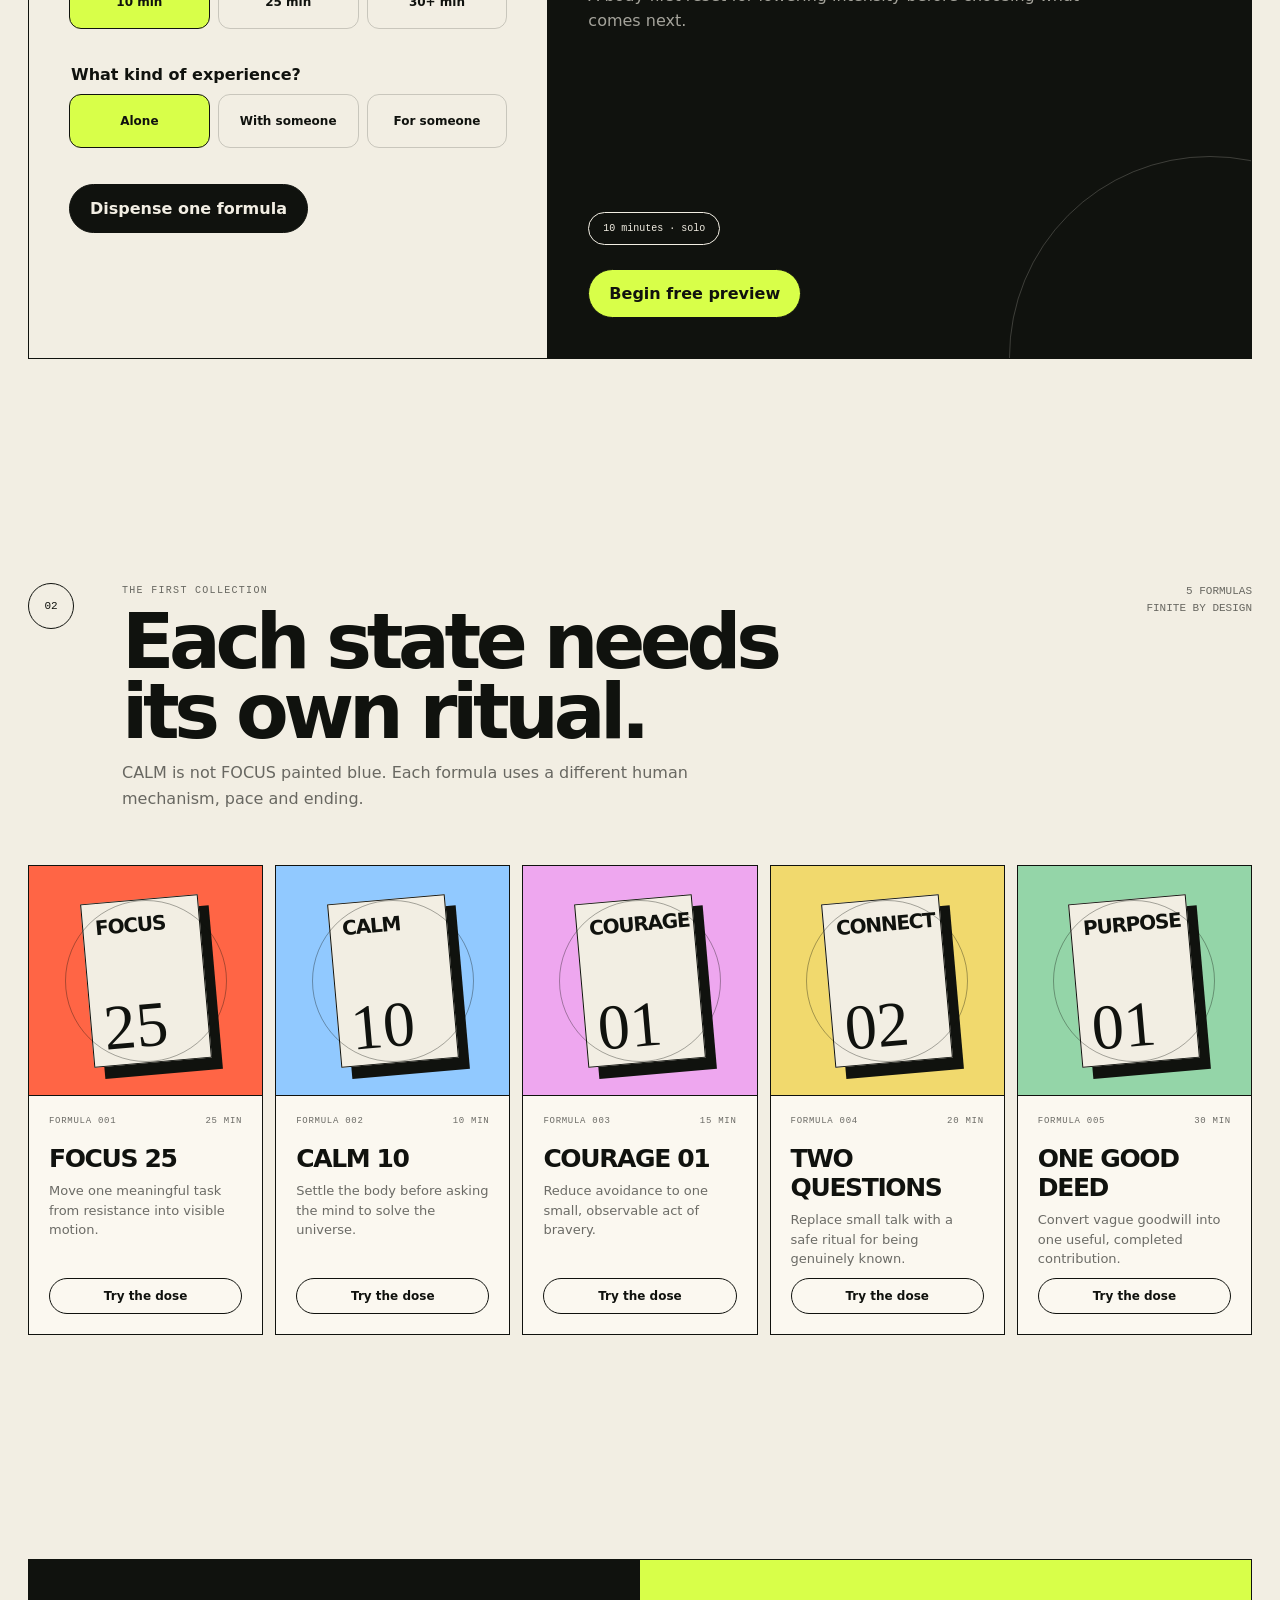
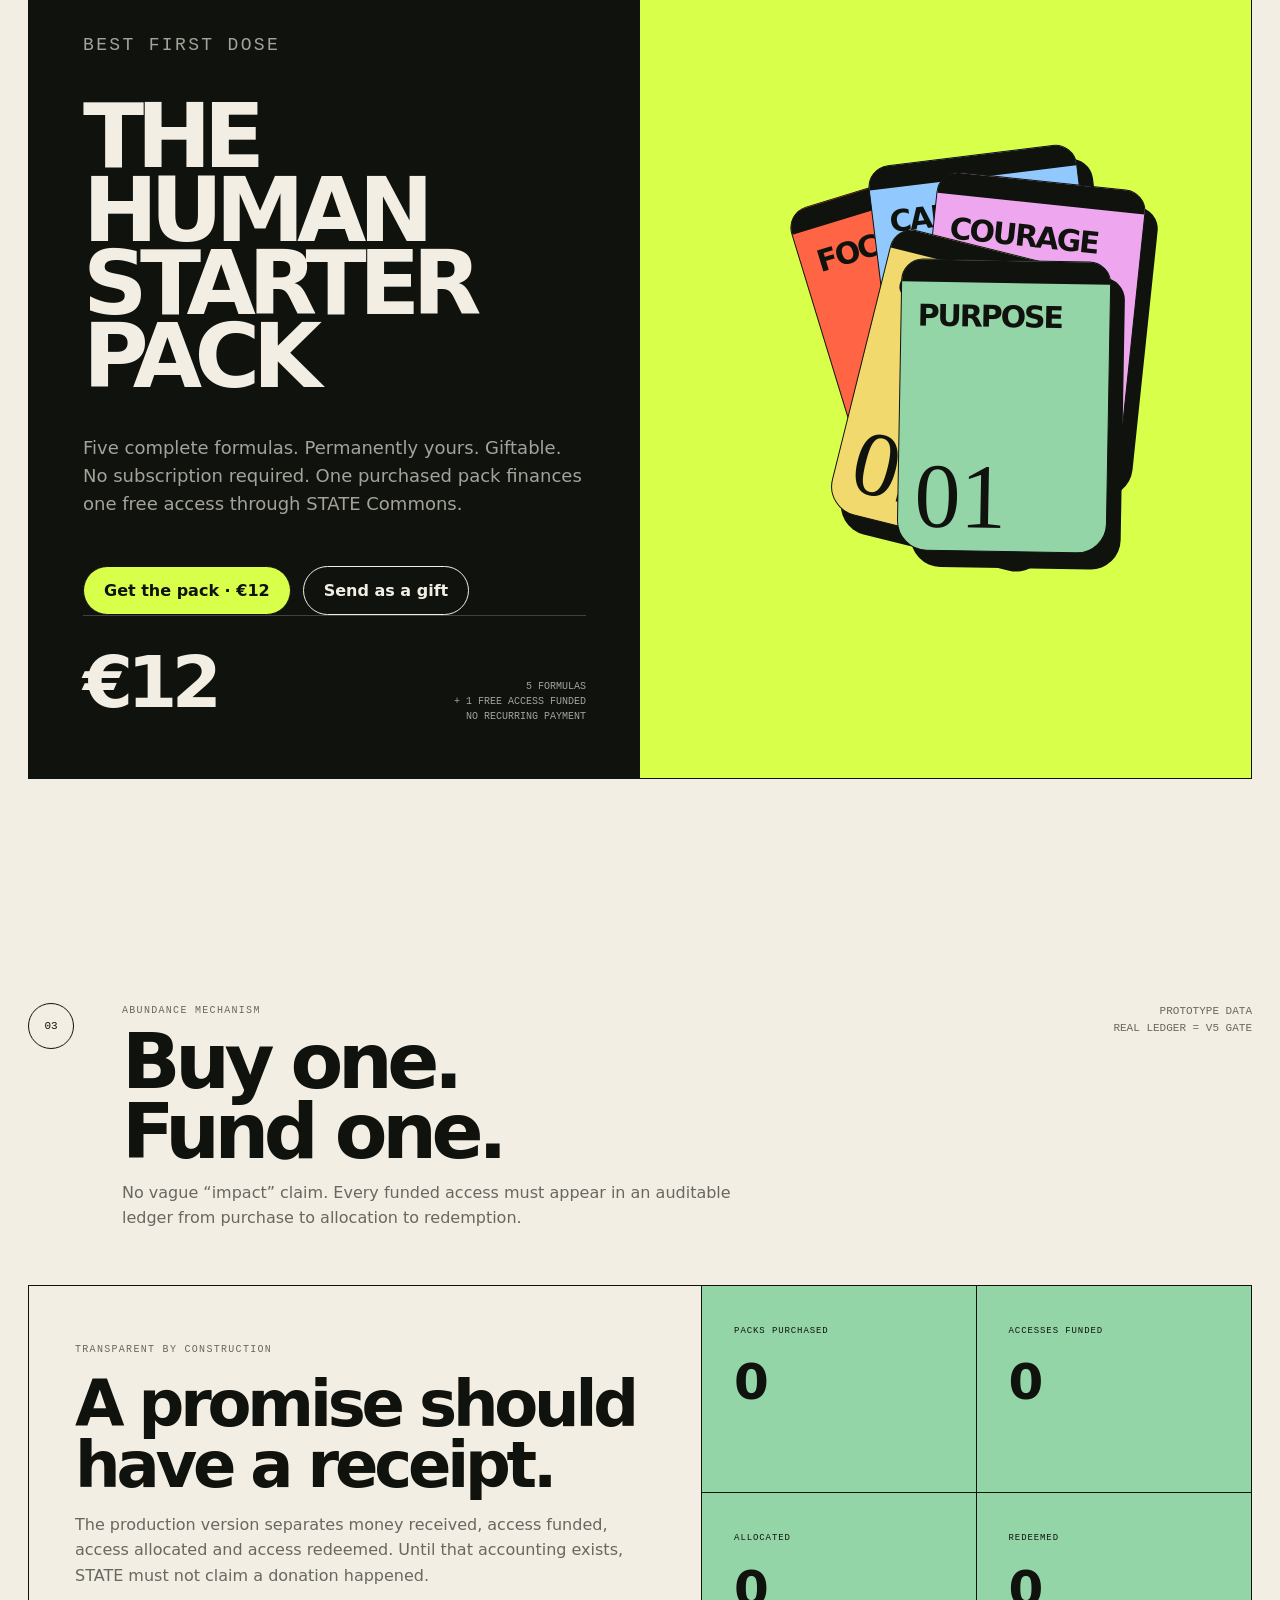
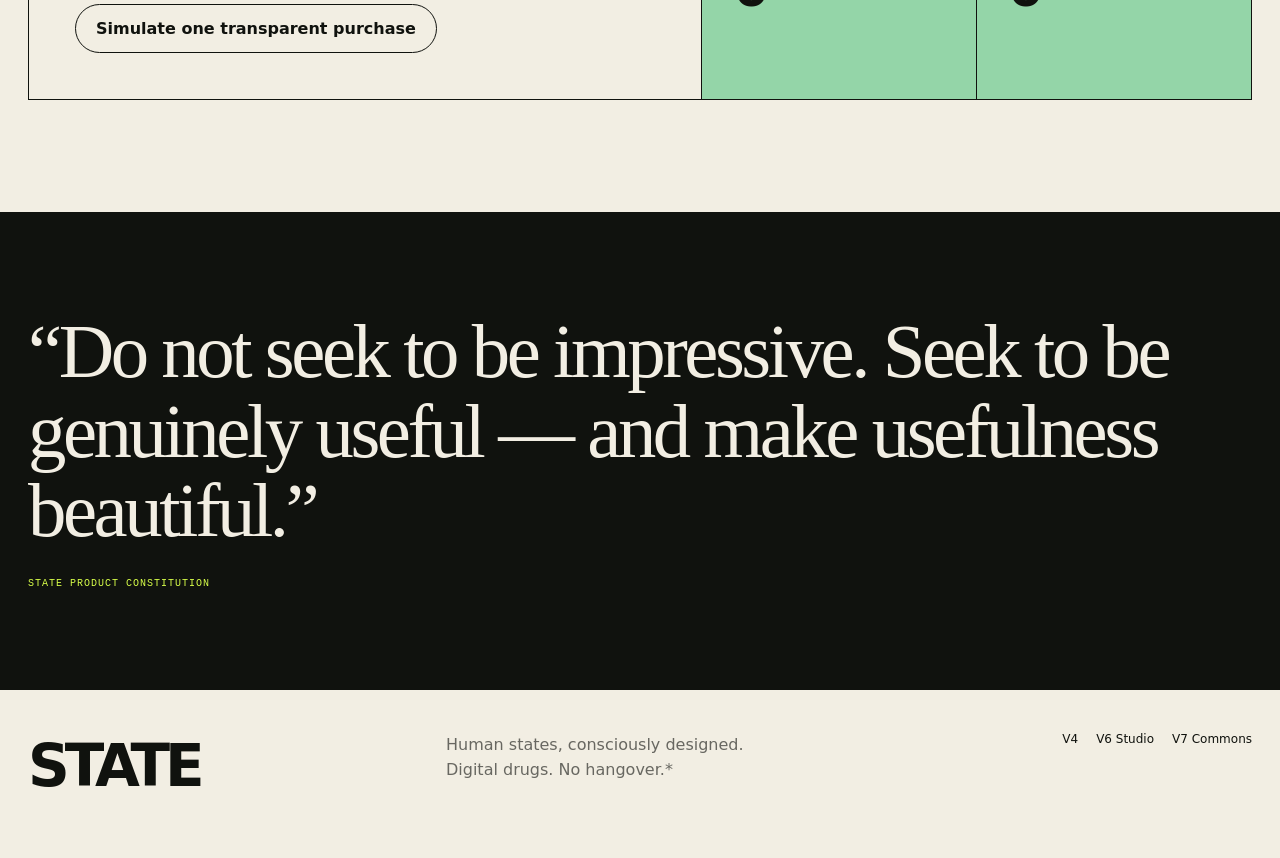
<file: v5/index.html>
<!doctype html>
<html lang="en">
<head>
  <meta charset="utf-8" />
  <meta name="viewport" content="width=device-width, initial-scale=1" />
  <meta name="description" content="STATE V5 — The Human Starter Pack. Five finite digital formulas for real life." />
  <meta name="theme-color" content="#f2eee3" />
  <title>STATE V5 — The Human Starter Pack</title>
  <link rel="stylesheet" href="../brand/state.css" />
</head>
<body>
  <div class="grain"></div>
  <header class="topbar">
    <a class="brand-lockup" href="#top"><span class="brand-mark">S</span><span>STATE</span></a>
    <nav aria-label="Primary"><a href="#dispensary">Find your state</a><a href="#formulas">Formulas</a><a href="#starter">Starter Pack</a><a href="#ledger">Impact</a></nav>
    <span class="version-chip">V5 / Human Starter Pack</span>
  </header>
  <main id="top">
    <section class="shell hero">
      <div class="hero-copy reveal">
        <div class="eyebrow"><span class="dot"></span> DIGITAL APOTHECARY / COLLECTION 01</div>
        <h1 class="display">Five formulas<br>for <em>being human.</em></h1>
        <p class="lead">Choose the state you actually need. Take one finite digital dose. Return to your life with more attention, calm, courage, connection or purpose.</p>
        <div class="actions"><a class="button primary" href="#dispensary">Find my dose</a><button class="button" data-open-gift>Gift the Starter Pack</button></div>
        <p class="hero-note">No feed · no streak pressure · no false urgency · one purchased pack funds one free access.</p>
      </div>
      <div class="hero-art reveal" id="heroArt" aria-label="STATE Human Starter Pack product constellation">
        <div class="hero-orbit o1"></div><div class="hero-orbit o2"></div><div class="hero-orbit o3"></div>
        <div class="mini-product calm"><b>CALM</b><span>10</span></div>
        <div class="mini-product courage"><b>COURAGE</b><span>01</span></div>
        <div class="product-box" id="heroPack"><div class="product-label"><small>STATE / COLLECTION 01</small><b>HUMAN</b><span class="number">05</span><div class="foot"><span>FIVE<br>FORMULAS</span><span>ONE PACK<br>€12</span></div></div></div>
        <div class="mini-product connection"><b>CONNECT</b><span>02</span></div>
        <div class="mini-product purpose"><b>PURPOSE</b><span>01</span></div>
      </div>
    </section>
    <div class="marquee" aria-hidden="true"><div class="marquee-track"><span>THE PRODUCT SUCCEEDS WHEN YOU CLOSE IT</span><span>BUY ONE · FUND ONE</span><span>USEFUL FIRST · BEAUTIFUL ALWAYS</span><span>THE PRODUCT SUCCEEDS WHEN YOU CLOSE IT</span><span>BUY ONE · FUND ONE</span><span>USEFUL FIRST · BEAUTIFUL ALWAYS</span></div></div>
    <section class="section shell" id="dispensary">
      <div class="section-head reveal"><span class="section-index">01</span><div><p class="kicker">Personal dispensary</p><h2>What do you need<br>right now?</h2><p>Not the person you wish you were. The honest state beneath the noise. STATE recommends one formula, not twelve distractions.</p></div><div class="section-aside">PRIVATE BY DEFAULT<br>NO ACCOUNT REQUIRED</div></div>
      <div class="dispensary reveal">
        <form class="dispensary-form" id="dispensaryForm">
          <div class="field"><label for="need">What feels most true?</label><select id="need"><option value="focus">I need to move something forward</option><option value="calm">My system feels overloaded</option><option value="courage">I am avoiding a necessary action</option><option value="connection">I feel far away from people</option><option value="purpose">I want to turn care into action</option></select></div>
          <fieldset class="field"><legend>How much time do you have?</legend><div class="segmented"><label><input type="radio" name="time" value="10" checked><span>10 min</span></label><label><input type="radio" name="time" value="25"><span>25 min</span></label><label><input type="radio" name="time" value="30"><span>30+ min</span></label></div></fieldset>
          <fieldset class="field"><legend>What kind of experience?</legend><div class="segmented"><label><input type="radio" name="mode" value="solo" checked><span>Alone</span></label><label><input type="radio" name="mode" value="together"><span>With someone</span></label><label><input type="radio" name="mode" value="service"><span>For someone</span></label></div></fieldset>
          <button class="button primary" type="submit">Dispense one formula</button>
        </form>
        <div class="dispensary-result" aria-live="polite"><span class="result-label">Recommended dose</span><h3 class="result-name" id="resultName">FOCUS 25</h3><p class="result-description" id="resultDescription">A finite room for moving one visible task from resistance into motion.</p><span class="result-pill" id="resultPill">25 minutes · solo</span><button class="button acid" id="beginRecommended" style="width:max-content;margin-top:24px">Begin free preview</button></div>
      </div>
    </section>
    <section class="section shell" id="formulas">
      <div class="section-head reveal"><span class="section-index">02</span><div><p class="kicker">The first collection</p><h2>Each state needs<br>its own ritual.</h2><p>CALM is not FOCUS painted blue. Each formula uses a different human mechanism, pace and ending.</p></div><div class="section-aside">5 FORMULAS<br>FINITE BY DESIGN</div></div>
      <div class="formula-grid">
        <article class="formula-card reveal" data-state="focus"><div class="formula-visual"><div class="formula-object"><strong>FOCUS</strong><span>25</span></div></div><div class="formula-copy"><div class="formula-meta"><span>FORMULA 001</span><span>25 MIN</span></div><h3>FOCUS 25</h3><p>Move one meaningful task from resistance into visible motion.</p><button class="button small" data-dose="FOCUS 25">Try the dose</button></div></article>
        <article class="formula-card reveal" data-state="calm"><div class="formula-visual"><div class="formula-object"><strong>CALM</strong><span>10</span></div></div><div class="formula-copy"><div class="formula-meta"><span>FORMULA 002</span><span>10 MIN</span></div><h3>CALM 10</h3><p>Settle the body before asking the mind to solve the universe.</p><button class="button small" data-dose="CALM 10">Try the dose</button></div></article>
        <article class="formula-card reveal" data-state="courage"><div class="formula-visual"><div class="formula-object"><strong>COURAGE</strong><span>01</span></div></div><div class="formula-copy"><div class="formula-meta"><span>FORMULA 003</span><span>15 MIN</span></div><h3>COURAGE 01</h3><p>Reduce avoidance to one small, observable act of bravery.</p><button class="button small" data-dose="COURAGE 01">Try the dose</button></div></article>
        <article class="formula-card reveal" data-state="connection"><div class="formula-visual"><div class="formula-object"><strong>CONNECT</strong><span>02</span></div></div><div class="formula-copy"><div class="formula-meta"><span>FORMULA 004</span><span>20 MIN</span></div><h3>TWO QUESTIONS</h3><p>Replace small talk with a safe ritual for being genuinely known.</p><button class="button small" data-dose="TWO QUESTIONS">Try the dose</button></div></article>
        <article class="formula-card reveal" data-state="purpose"><div class="formula-visual"><div class="formula-object"><strong>PURPOSE</strong><span>01</span></div></div><div class="formula-copy"><div class="formula-meta"><span>FORMULA 005</span><span>30 MIN</span></div><h3>ONE GOOD DEED</h3><p>Convert vague goodwill into one useful, completed contribution.</p><button class="button small" data-dose="ONE GOOD DEED">Try the dose</button></div></article>
      </div>
    </section>
    <section class="section shell" id="starter"><div class="starter reveal"><div class="starter-copy"><p class="kicker">Best first dose</p><h2>THE HUMAN<br>STARTER PACK</h2><p>Five complete formulas. Permanently yours. Giftable. No subscription required. One purchased pack finances one free access through STATE Commons.</p><div class="actions"><button class="button acid" data-buy>Get the pack · €12</button><button class="button" data-open-gift>Send as a gift</button></div><div class="price-lockup"><span class="price">€12</span><span class="price-note">5 FORMULAS<br>+ 1 FREE ACCESS FUNDED<br>NO RECURRING PAYMENT</span></div></div><div class="starter-stage"><div class="pack-stack"><div class="stack-card"><strong>FOCUS</strong><span>25</span></div><div class="stack-card"><strong>CALM</strong><span>10</span></div><div class="stack-card"><strong>COURAGE</strong><span>01</span></div><div class="stack-card"><strong>CONNECT</strong><span>02</span></div><div class="stack-card"><strong>PURPOSE</strong><span>01</span></div></div></div></div></section>
    <section class="section shell" id="ledger"><div class="section-head reveal"><span class="section-index">03</span><div><p class="kicker">Abundance mechanism</p><h2>Buy one.<br>Fund one.</h2><p>No vague “impact” claim. Every funded access must appear in an auditable ledger from purchase to allocation to redemption.</p></div><div class="section-aside">PROTOTYPE DATA<br>REAL LEDGER = V5 GATE</div></div><div class="ledger reveal"><div class="ledger-story"><p class="kicker">Transparent by construction</p><h3>A promise should have a receipt.</h3><p>The production version separates money received, access funded, access allocated and access redeemed. Until that accounting exists, STATE must not claim a donation happened.</p><button class="button" id="simulatePurchase">Simulate one transparent purchase</button></div><div class="ledger-metrics"><div class="ledger-metric"><span>Packs purchased</span><strong id="packsPurchased">0</strong></div><div class="ledger-metric"><span>Accesses funded</span><strong id="accessFunded">0</strong></div><div class="ledger-metric"><span>Allocated</span><strong id="accessAllocated">0</strong></div><div class="ledger-metric"><span>Redeemed</span><strong id="accessRedeemed">0</strong></div></div></div></section>
    <section class="statement"><div class="shell reveal"><blockquote>“Do not seek to be impressive. Seek to be genuinely useful — and make usefulness beautiful.”</blockquote><cite>STATE product constitution</cite></div></section>
  </main>
  <footer class="footer"><div class="shell footer-grid"><div class="footer-brand">STATE</div><p>Human states, consciously designed.<br>Digital drugs. No hangover.*</p><div class="footer-links"><a href="../v4/">V4</a><a href="../v6/">V6 Studio</a><a href="../v7/">V7 Commons</a></div></div></footer>
  <div class="modal" id="giftModal" role="dialog" aria-modal="true" aria-labelledby="giftTitle"><div class="modal-card"><button class="modal-close" data-close-modal aria-label="Close">×</button><p class="kicker">Gift a useful state</p><h2 id="giftTitle">Send the Human Starter Pack.</h2><p class="lead" style="font-size:17px">A gift code would unlock all five formulas. This prototype keeps payment disabled while we validate the experience and ledger.</p><div class="field"><label for="giftName">Who is it for?</label><input type="text" id="giftName" placeholder="Their name" /></div><div class="field"><label for="giftMessage">A small message</label><textarea id="giftMessage" placeholder="May the next hour be kinder and clearer."></textarea></div><button class="button primary" id="createGift">Create prototype gift</button></div></div>
  <div class="toast" id="toast"></div>
  <script src="app.js"></script>
</body>
</html>
</file>
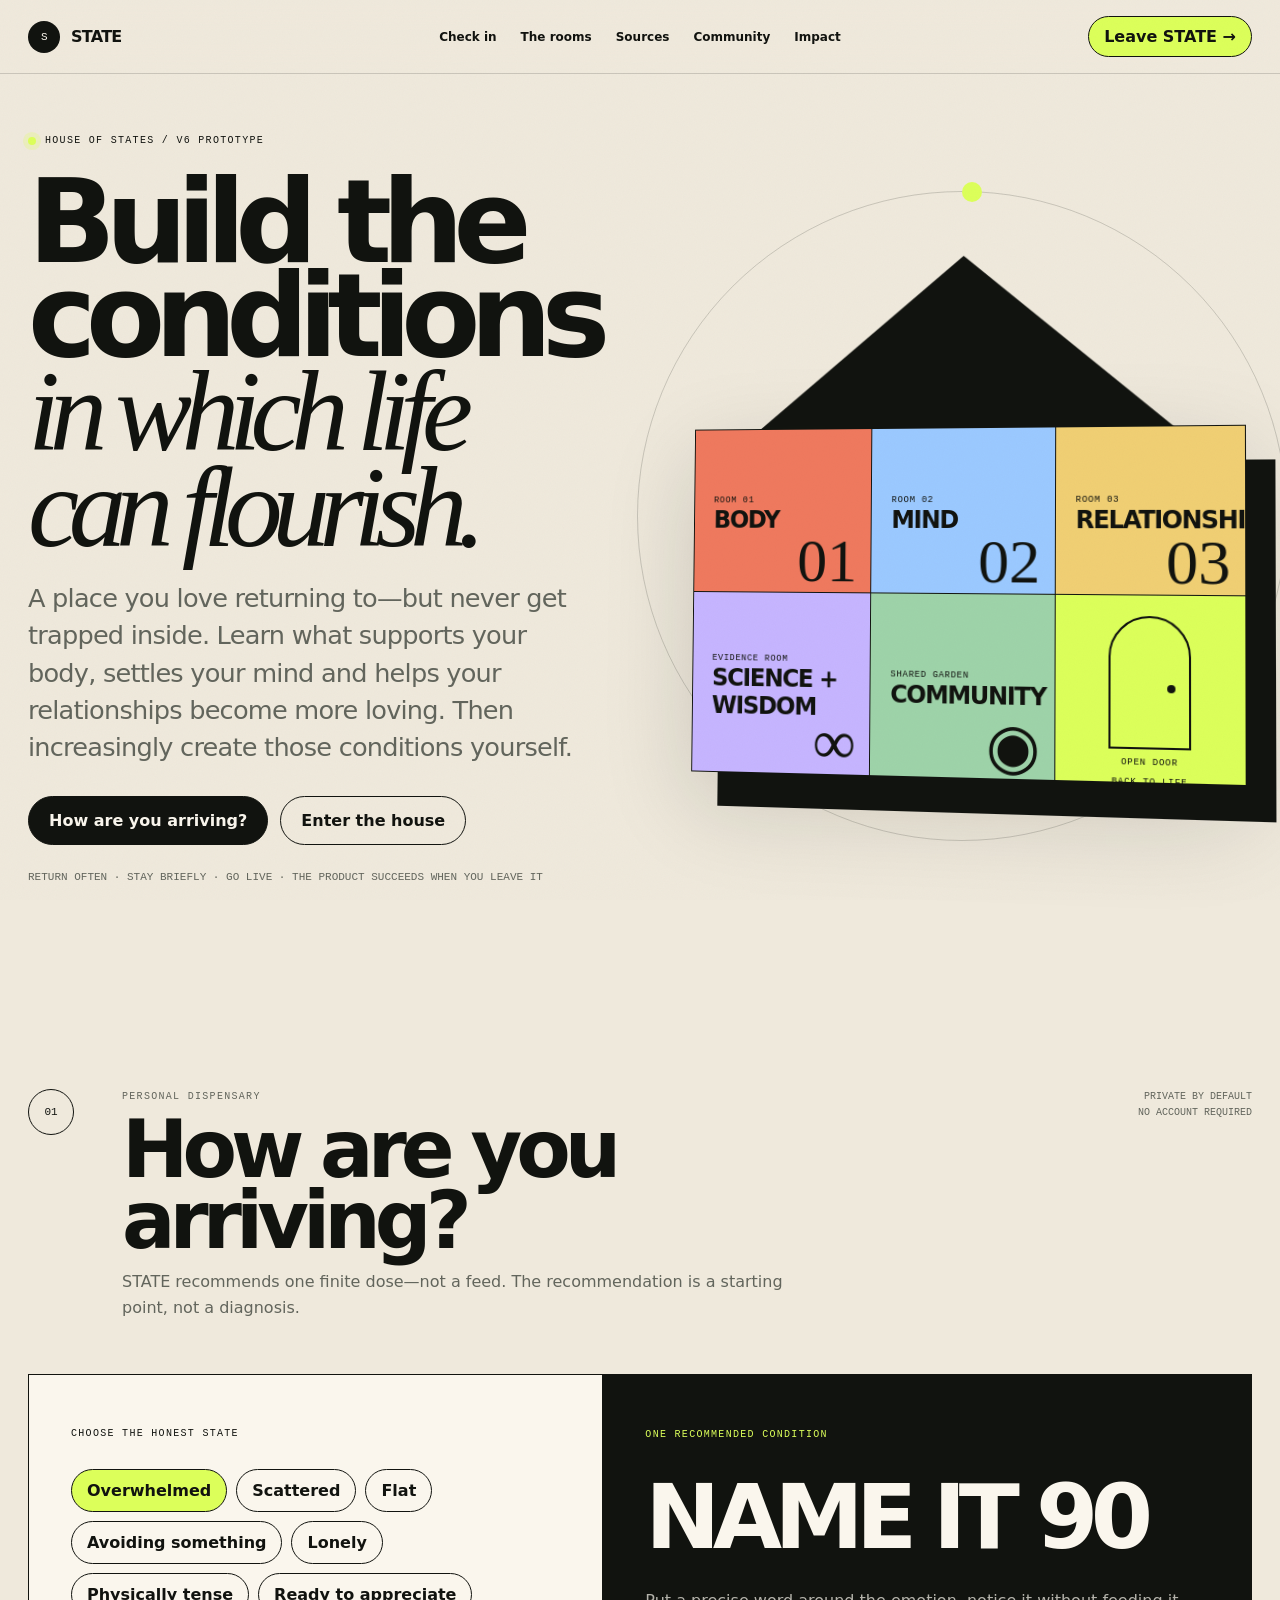
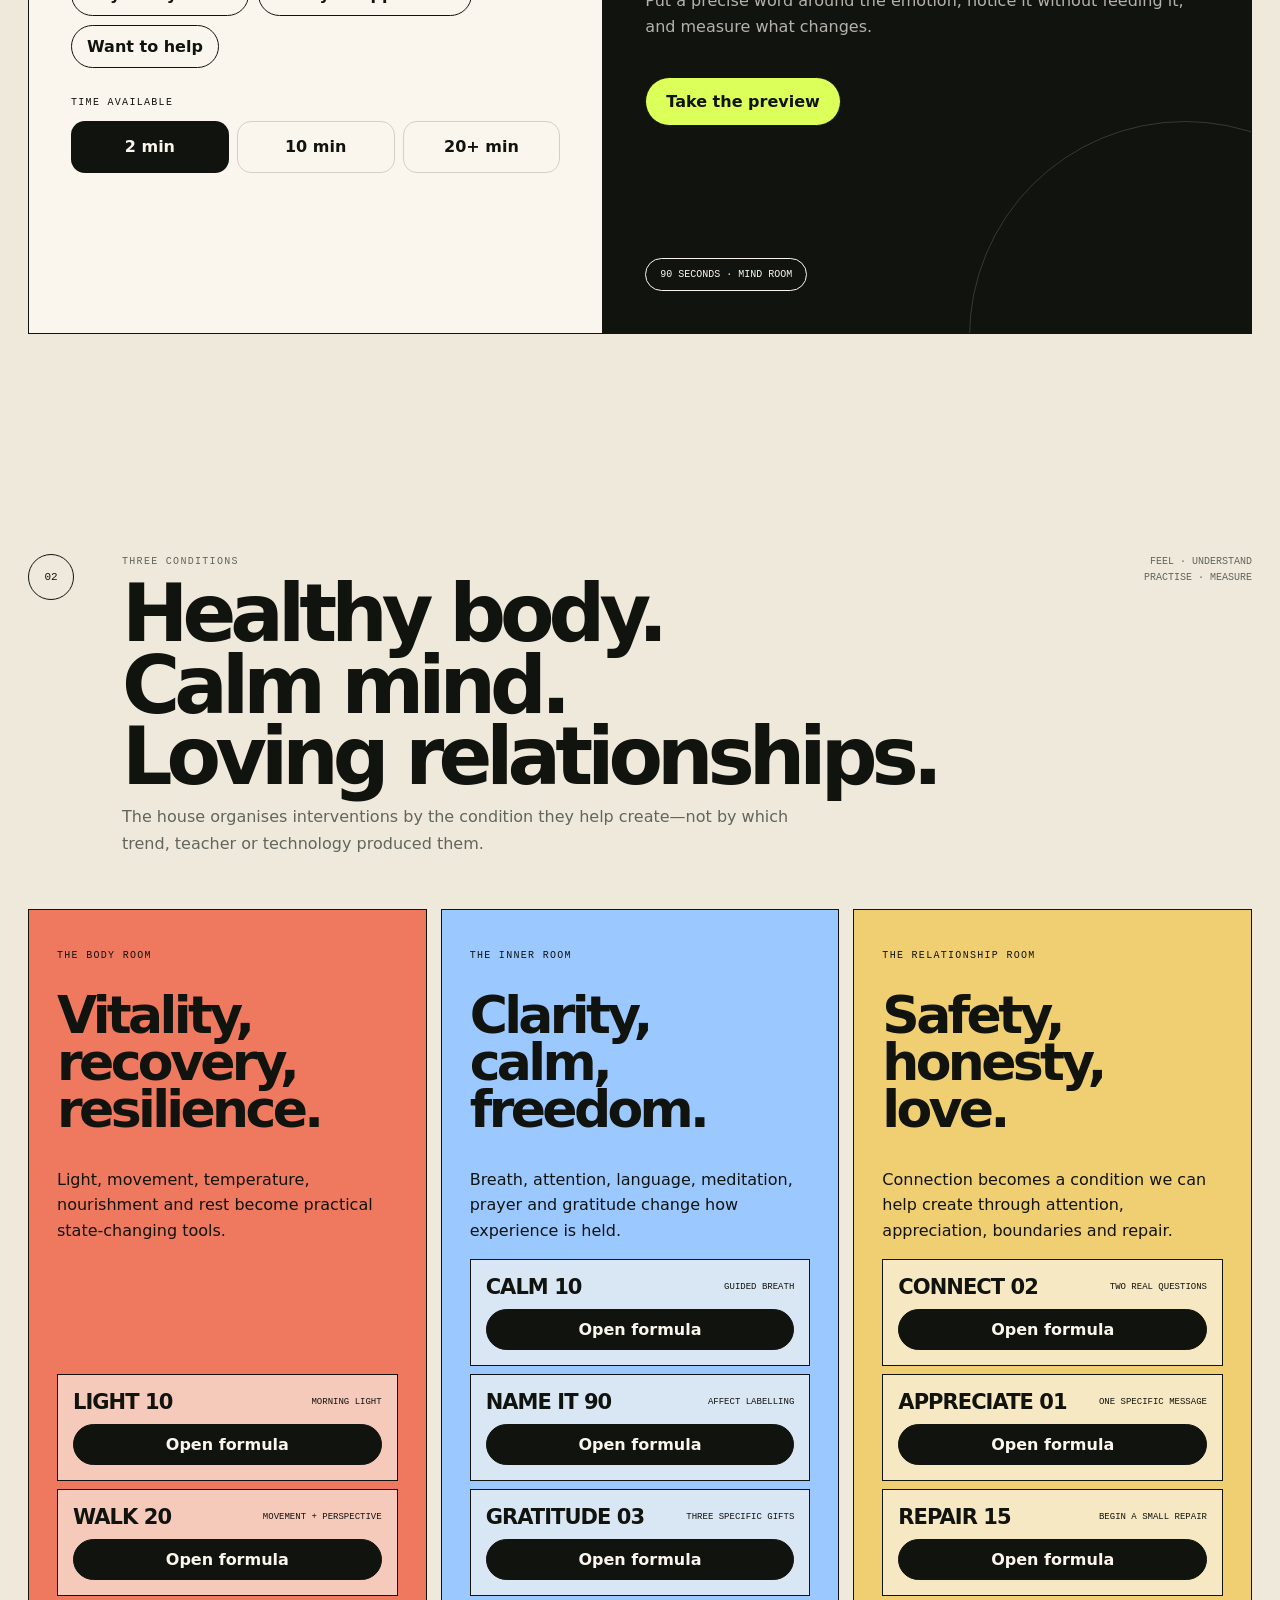
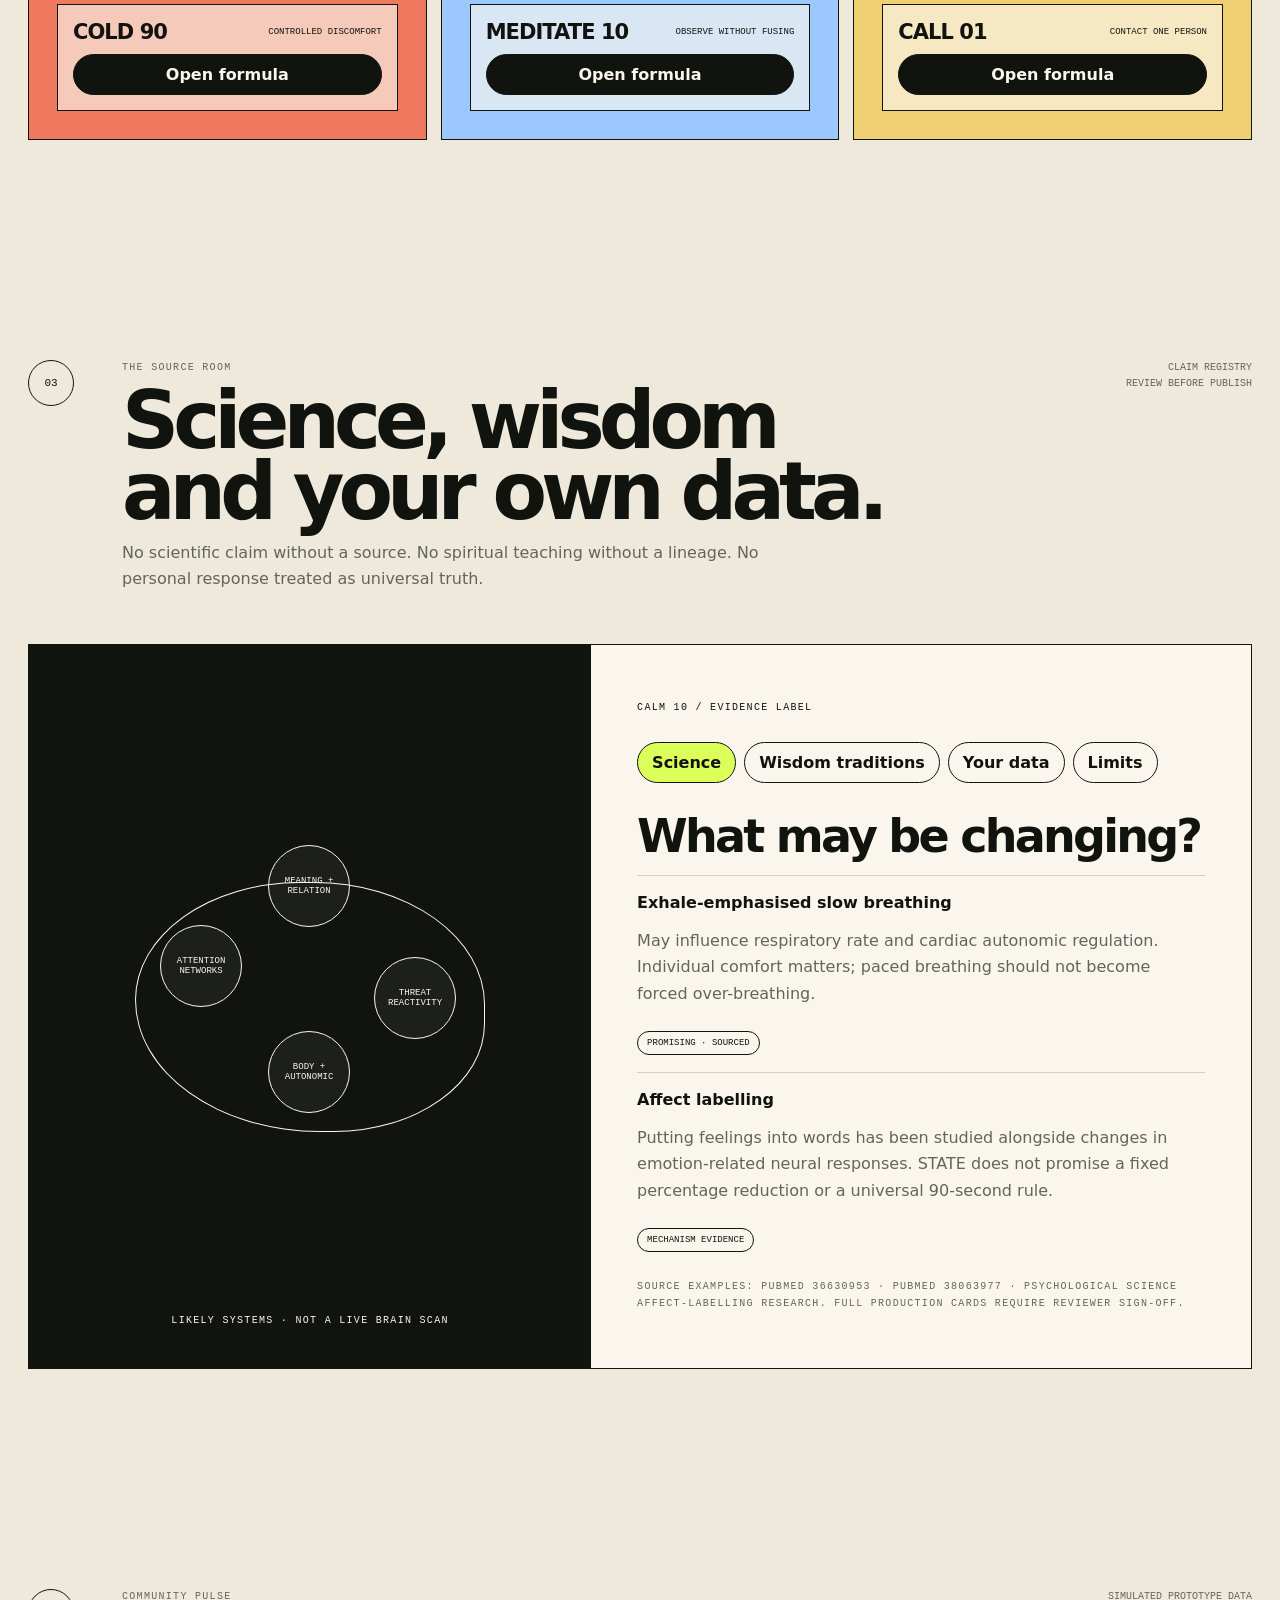
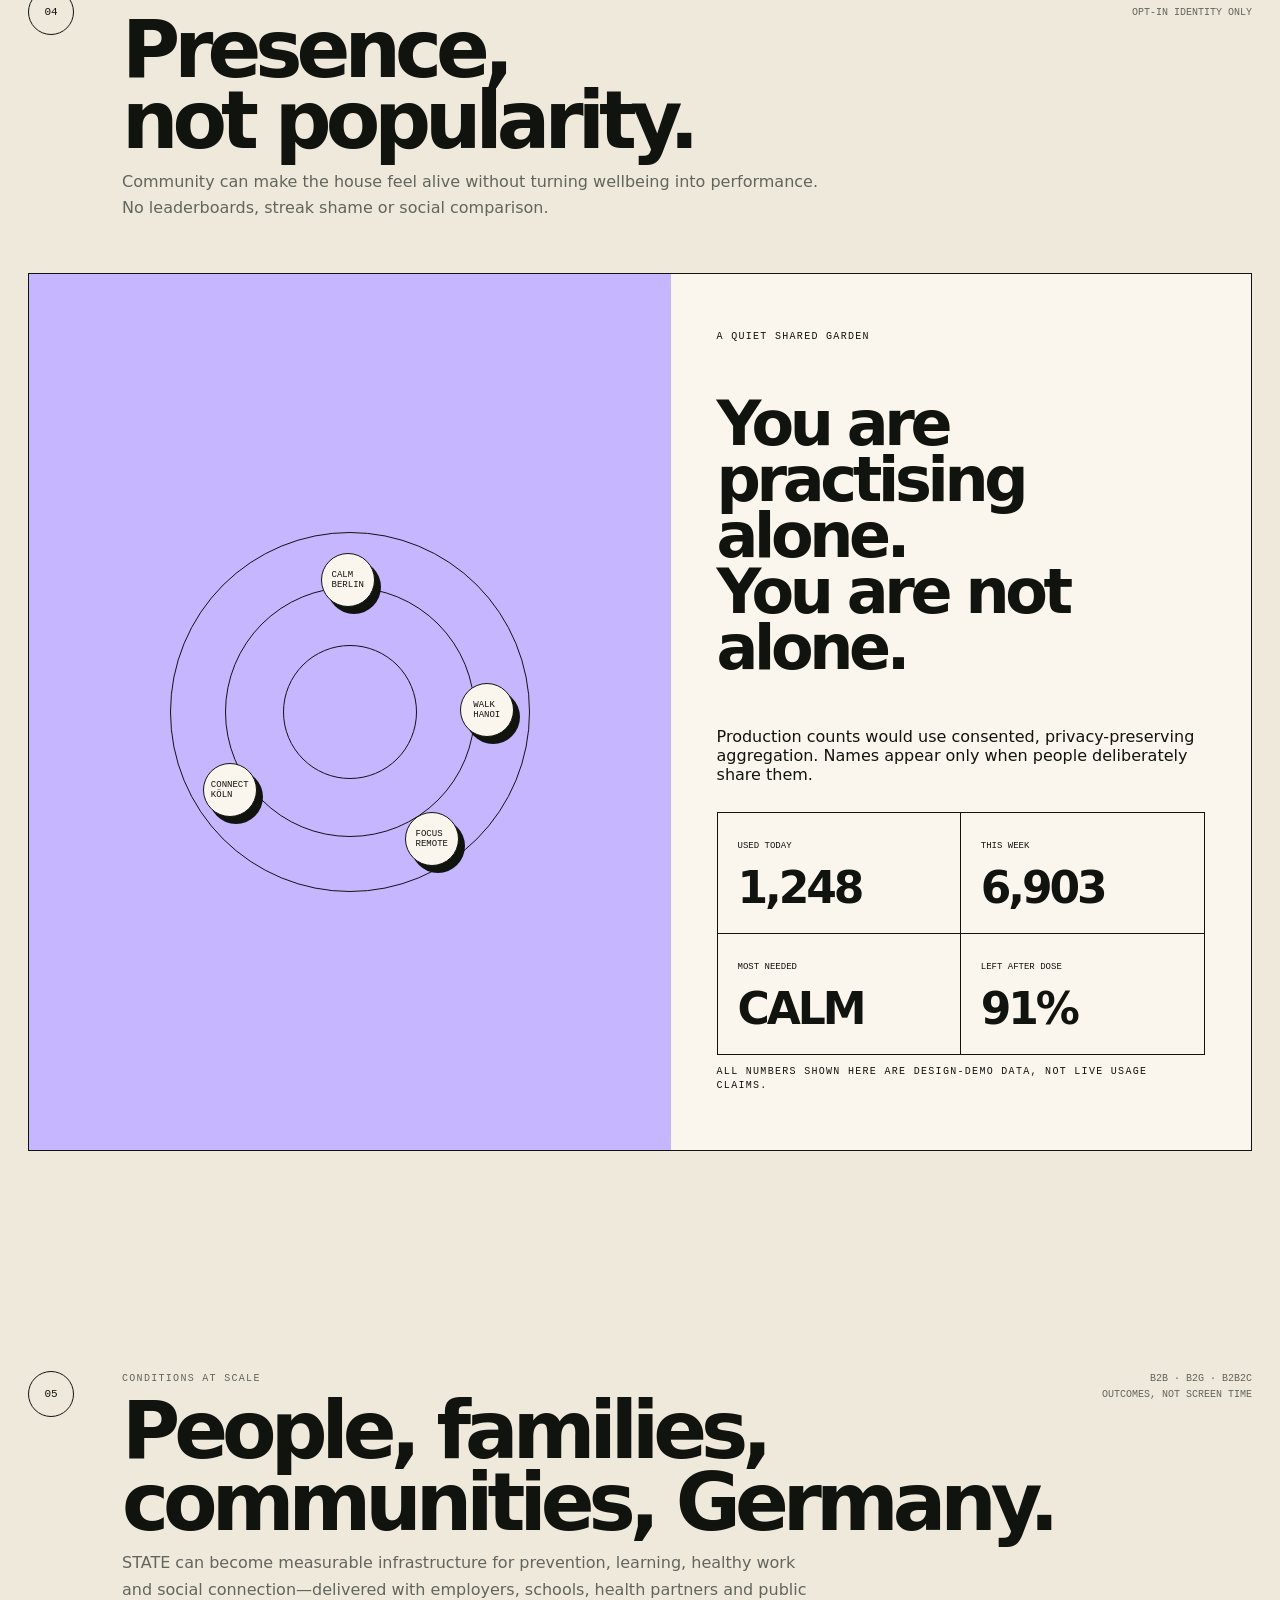
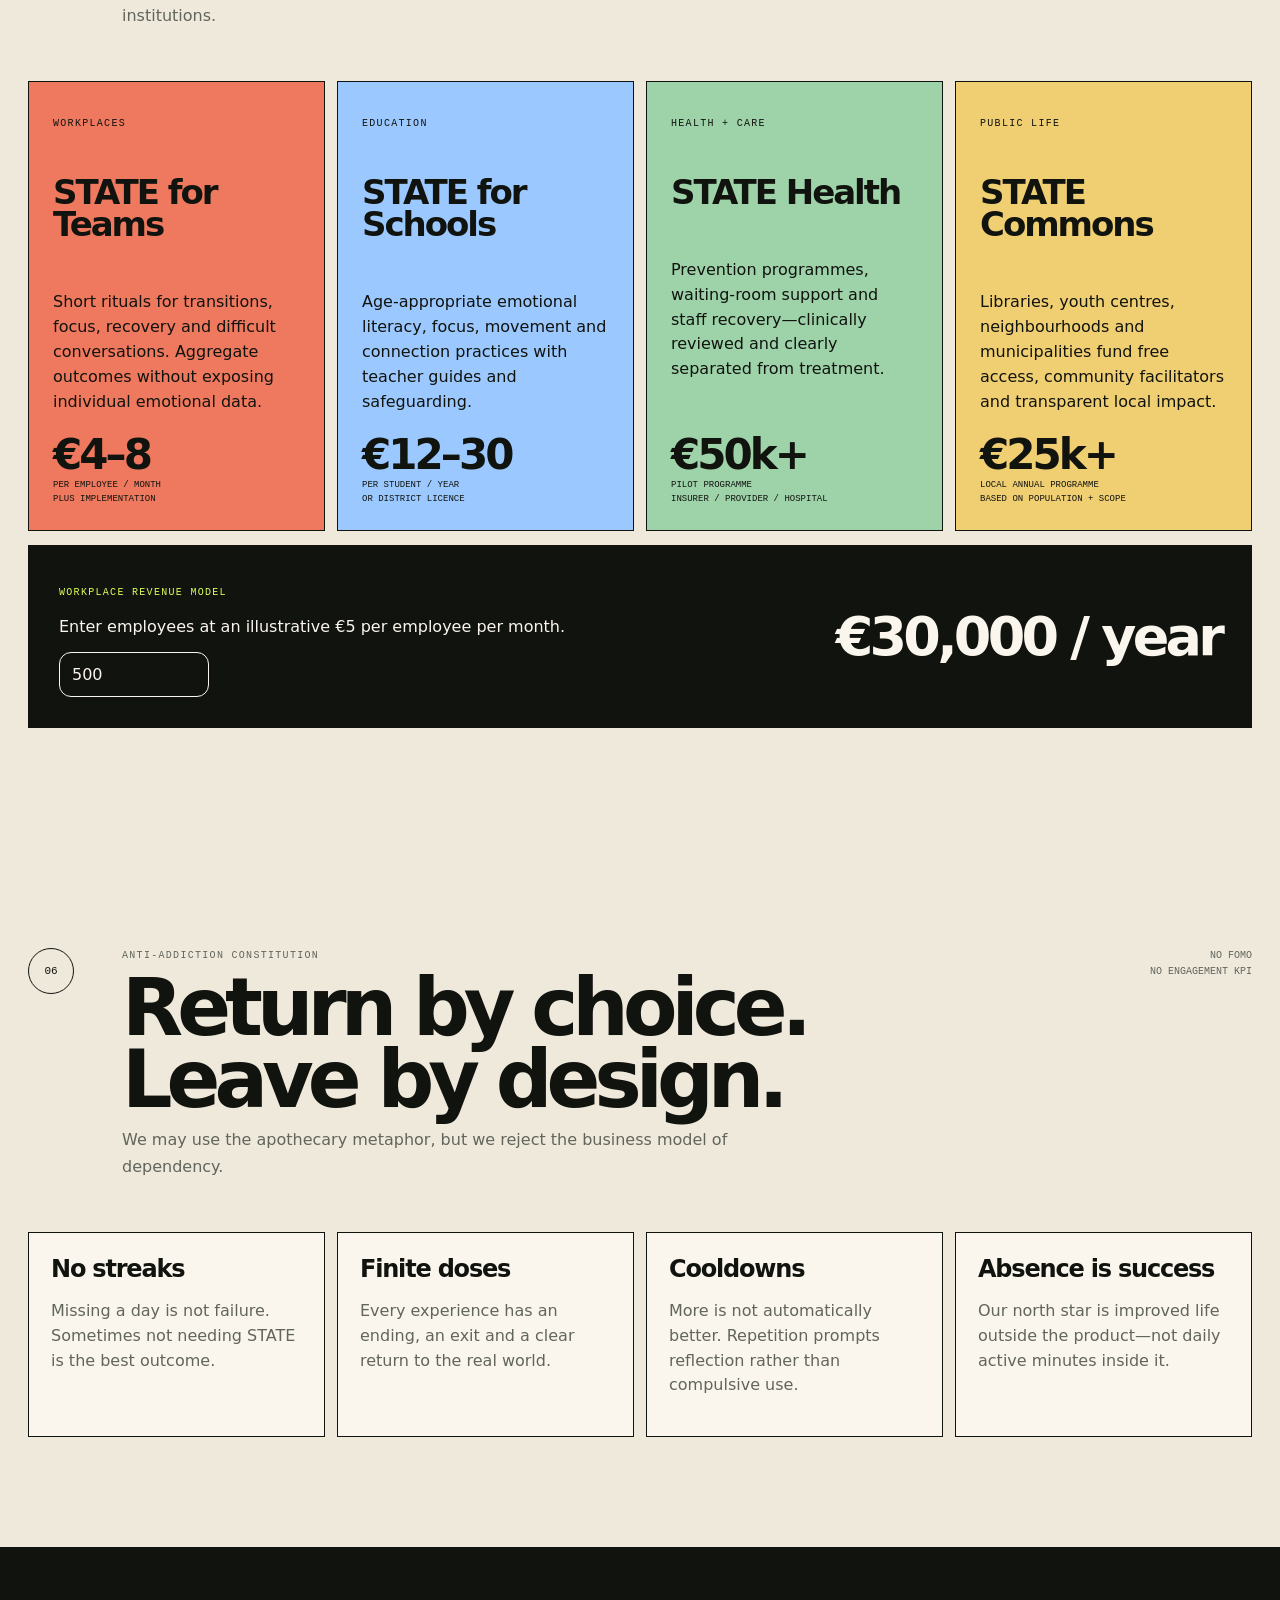
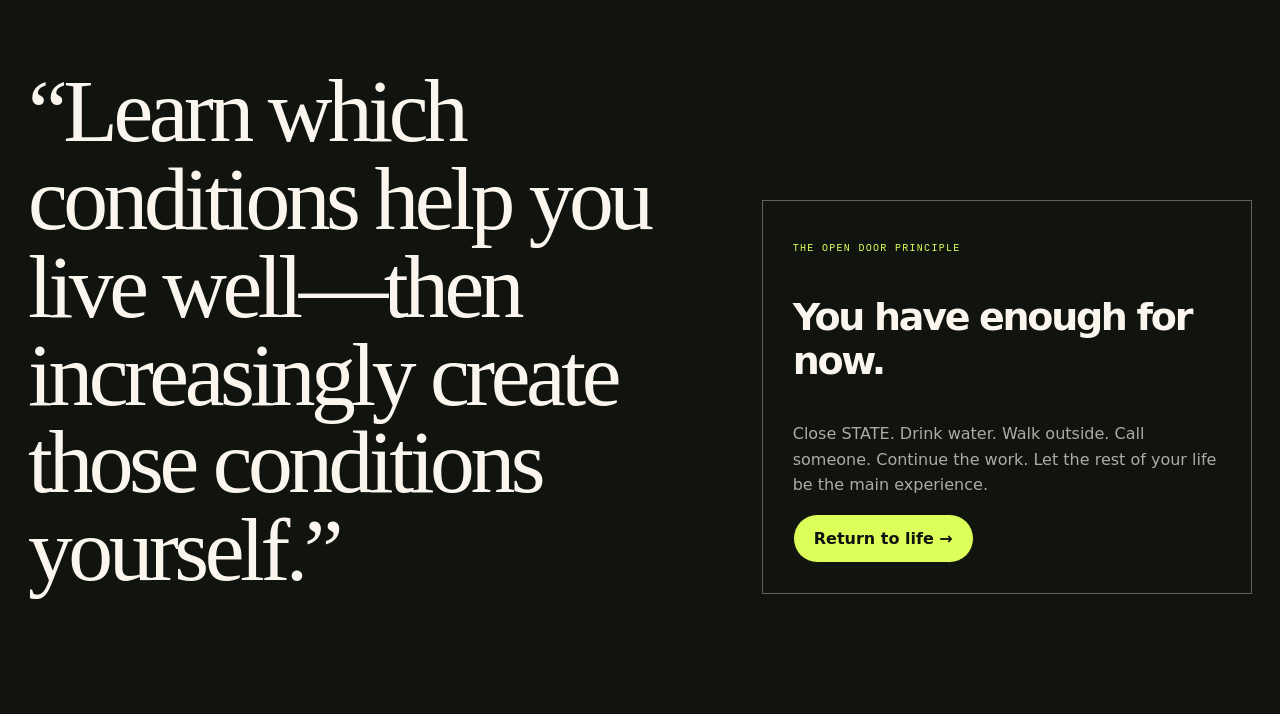
<file: v6/index.html>
<!doctype html><html lang="en"><head><meta charset="utf-8"><meta name="viewport" content="width=device-width,initial-scale=1"><meta name="description" content="STATE V6 — House of States. Build the conditions for a healthy body, calm mind and loving relationships."><meta name="theme-color" content="#efe9dc"><title>STATE V6 — House of States</title><link rel="stylesheet" href="house.css"></head><body><div class="grain"></div><header class="topbar"><a class="brand" href="#top"><i>S</i><span>STATE</span></a><nav aria-label="Primary"><a href="#checkin">Check in</a><a href="#rooms">The rooms</a><a href="#sources">Sources</a><a href="#community">Community</a><a href="#impact">Impact</a></nav><button class="leave" id="leaveNow">Leave STATE →</button></header><main id="top"><section class="shell hero"><div class="reveal"><div class="eyebrow">HOUSE OF STATES / V6 PROTOTYPE</div><h1>Build the conditions<br><em>in which life can flourish.</em></h1><p class="lead">A place you love returning to—but never get trapped inside. Learn what supports your body, settles your mind and helps your relationships become more loving. Then increasingly create those conditions yourself.</p><div class="actions"><a class="button primary" href="#checkin">How are you arriving?</a><a class="button" href="#rooms">Enter the house</a></div><p class="promise">RETURN OFTEN · STAY BRIEFLY · GO LIVE · THE PRODUCT SUCCEEDS WHEN YOU LEAVE IT</p></div><div class="house-stage reveal" id="houseStage"><div class="orbit"></div><div class="house" id="house"><div class="roof"></div><div class="house-body"><button class="room body" data-scroll="bodyWing"><small>Room 01</small><b>BODY</b><span>01</span></button><button class="room mind" data-scroll="mindWing"><small>Room 02</small><b>MIND</b><span>02</span></button><button class="room love" data-scroll="loveWing"><small>Room 03</small><b>RELATIONSHIPS</b><span>03</span></button><button class="room lab" data-scroll="sources"><small>Evidence room</small><b>SCIENCE + WISDOM</b><span>∞</span></button><button class="room garden" data-scroll="community"><small>Shared garden</small><b>COMMUNITY</b><span>◉</span></button><button class="room exit-room" id="houseExit"><div><div class="door"></div><small>Open door<br>back to life</small></div></button></div></div></div></section><section class="section shell" id="checkin"><div class="section-head reveal"><span class="index">01</span><div><p class="kicker">Personal dispensary</p><h2>How are you<br>arriving?</h2><p>STATE recommends one finite dose—not a feed. The recommendation is a starting point, not a diagnosis.</p></div><div class="aside">PRIVATE BY DEFAULT<br>NO ACCOUNT REQUIRED</div></div><div class="checkin reveal"><div class="check-panel"><p class="kicker">Choose the honest state</p><div class="state-cloud" id="stateCloud"><button class="state-chip active" data-state="overwhelmed">Overwhelmed</button><button class="state-chip" data-state="scattered">Scattered</button><button class="state-chip" data-state="flat">Flat</button><button class="state-chip" data-state="avoidant">Avoiding something</button><button class="state-chip" data-state="lonely">Lonely</button><button class="state-chip" data-state="tense">Physically tense</button><button class="state-chip" data-state="grateful">Ready to appreciate</button><button class="state-chip" data-state="help">Want to help</button></div><p class="kicker">Time available</p><div class="time-row"><label><input type="radio" name="time" value="2" checked><span>2 min</span></label><label><input type="radio" name="time" value="10"><span>10 min</span></label><label><input type="radio" name="time" value="20"><span>20+ min</span></label></div></div><div class="recommendation"><p class="kicker" style="color:var(--acid)">One recommended condition</p><h3 id="recName">NAME IT 90</h3><p id="recDescription">Put a precise word around the emotion, notice it without feeding it, and measure what changes.</p><button class="button acid" id="takeDose" style="width:max-content;margin-top:22px">Take the preview</button><span class="dose-code" id="recCode">90 SECONDS · MIND ROOM</span></div></div></section><section class="section shell" id="rooms"><div class="section-head reveal"><span class="index">02</span><div><p class="kicker">Three conditions</p><h2>Healthy body.<br>Calm mind.<br>Loving relationships.</h2><p>The house organises interventions by the condition they help create—not by which trend, teacher or technology produced them.</p></div><div class="aside">FEEL · UNDERSTAND<br>PRACTISE · MEASURE</div></div><div class="wings"><article class="wing body reveal" id="bodyWing"><p class="kicker">The Body Room</p><h3>Vitality,<br>recovery,<br>resilience.</h3><p>Light, movement, temperature, nourishment and rest become practical state-changing tools.</p><div class="shelf"><div class="formula"><strong>LIGHT 10</strong><span>MORNING LIGHT</span><button data-formula="LIGHT 10">Open formula</button></div><div class="formula"><strong>WALK 20</strong><span>MOVEMENT + PERSPECTIVE</span><button data-formula="WALK 20">Open formula</button></div><div class="formula"><strong>COLD 90</strong><span>CONTROLLED DISCOMFORT</span><button data-formula="COLD 90">Open formula</button></div></div></article><article class="wing mind reveal" id="mindWing"><p class="kicker">The Inner Room</p><h3>Clarity,<br>calm,<br>freedom.</h3><p>Breath, attention, language, meditation, prayer and gratitude change how experience is held.</p><div class="shelf"><div class="formula"><strong>CALM 10</strong><span>GUIDED BREATH</span><button data-formula="CALM 10">Open formula</button></div><div class="formula"><strong>NAME IT 90</strong><span>AFFECT LABELLING</span><button data-formula="NAME IT 90">Open formula</button></div><div class="formula"><strong>GRATITUDE 03</strong><span>THREE SPECIFIC GIFTS</span><button data-formula="GRATITUDE 03">Open formula</button></div><div class="formula"><strong>MEDITATE 10</strong><span>OBSERVE WITHOUT FUSING</span><button data-formula="MEDITATE 10">Open formula</button></div></div></article><article class="wing love reveal" id="loveWing"><p class="kicker">The Relationship Room</p><h3>Safety,<br>honesty,<br>love.</h3><p>Connection becomes a condition we can help create through attention, appreciation, boundaries and repair.</p><div class="shelf"><div class="formula"><strong>CONNECT 02</strong><span>TWO REAL QUESTIONS</span><button data-formula="CONNECT 02">Open formula</button></div><div class="formula"><strong>APPRECIATE 01</strong><span>ONE SPECIFIC MESSAGE</span><button data-formula="APPRECIATE 01">Open formula</button></div><div class="formula"><strong>REPAIR 15</strong><span>BEGIN A SMALL REPAIR</span><button data-formula="REPAIR 15">Open formula</button></div><div class="formula"><strong>CALL 01</strong><span>CONTACT ONE PERSON</span><button data-formula="CALL 01">Open formula</button></div></div></article></div></section><section class="section shell" id="sources"><div class="section-head reveal"><span class="index">03</span><div><p class="kicker">The Source Room</p><h2>Science, wisdom<br>and your own data.</h2><p>No scientific claim without a source. No spiritual teaching without a lineage. No personal response treated as universal truth.</p></div><div class="aside">CLAIM REGISTRY<br>REVIEW BEFORE PUBLISH</div></div><div class="source-lab reveal"><div class="source-art"><div class="brain"><span class="node n1">ATTENTION<br>NETWORKS</span><span class="node n2">THREAT<br>REACTIVITY</span><span class="node n3">BODY +<br>AUTONOMIC</span><span class="node n4">MEANING +<br>RELATION</span></div><p class="micro" style="position:absolute;bottom:30px">LIKELY SYSTEMS · NOT A LIVE BRAIN SCAN</p></div><div class="source-copy"><p class="kicker">CALM 10 / evidence label</p><div class="tabs"><button class="tab active" data-tab="science">Science</button><button class="tab" data-tab="wisdom">Wisdom traditions</button><button class="tab" data-tab="data">Your data</button><button class="tab" data-tab="limits">Limits</button></div><div class="tab-panel active" data-panel="science"><h3>What may be changing?</h3><div class="claim"><b>Exhale-emphasised slow breathing</b><p>May influence respiratory rate and cardiac autonomic regulation. Individual comfort matters; paced breathing should not become forced over-breathing.</p><span class="badge">PROMISING · SOURCED</span></div><div class="claim"><b>Affect labelling</b><p>Putting feelings into words has been studied alongside changes in emotion-related neural responses. STATE does not promise a fixed percentage reduction or a universal 90-second rule.</p><span class="badge">MECHANISM EVIDENCE</span></div><p class="micro">Source examples: PubMed 36630953 · PubMed 38063977 · Psychological Science affect-labelling research. Full production cards require reviewer sign-off.</p></div><div class="tab-panel" data-panel="wisdom"><h3>Where did the practice come from?</h3><div class="claim"><b>Breath regulation</b><p>Prāṇāyāma belongs to Indian yogic traditions with many distinct methods and aims. STATE must name the specific practice and avoid presenting an ancient tradition as a modern neuroscience hack.</p><span class="badge">LINEAGE REQUIRED</span></div><div class="claim"><b>Mindfulness and loving-kindness</b><p>Buddhist contemplative traditions distinguish attention, insight and mettā practices. Their ethical and liberative contexts should remain visible.</p><span class="badge">CONTEXT REQUIRED</span></div><p class="micro">Canonical references can include Yoga Sūtras, early Buddhist discourses, contemplative Christian texts and other primary sources—reviewed with practitioners from those traditions.</p></div><div class="tab-panel" data-panel="data"><h3>What did STATE measure?</h3><ul><li>Your self-rated intensity before and after</li><li>Completion and observable action</li><li>Duration and time of day</li><li>Optional heart rate, HRV, breath rate or steps when connected</li><li>The next-hour question</li></ul><p>Personal patterns are hypotheses about you—not proof of causality.</p></div><div class="tab-panel" data-panel="limits"><h3>What did we not measure?</h3><ul><li>STATE did not measure dopamine, cortisol or norepinephrine.</li><li>A phone cannot tell you that an amygdala “switched off”.</li><li>Brain regions work in networks; colourful diagrams are explanatory models.</li><li>These practices do not replace medical, psychological or crisis care.</li></ul></div></div></div></section><section class="section shell" id="community"><div class="section-head reveal"><span class="index">04</span><div><p class="kicker">Community Pulse</p><h2>Presence,<br>not popularity.</h2><p>Community can make the house feel alive without turning wellbeing into performance. No leaderboards, streak shame or social comparison.</p></div><div class="aside">SIMULATED PROTOTYPE DATA<br>OPT-IN IDENTITY ONLY</div></div><div class="pulse reveal"><div class="pulse-map"><div class="pulse-ring"><span class="presence p1">CALM<br>BERLIN</span><span class="presence p2">WALK<br>HANOI</span><span class="presence p3">CONNECT<br>KÖLN</span><span class="presence p4">FOCUS<br>REMOTE</span></div></div><div class="pulse-copy"><p class="kicker">A quiet shared garden</p><h2 style="font-size:62px;line-height:.9;letter-spacing:-.07em">You are practising alone.<br>You are not alone.</h2><p>Production counts would use consented, privacy-preserving aggregation. Names appear only when people deliberately share them.</p><div class="metric-grid"><div class="metric"><span>Used today</span><strong>1,248</strong></div><div class="metric"><span>This week</span><strong>6,903</strong></div><div class="metric"><span>Most needed</span><strong>CALM</strong></div><div class="metric"><span>Left after dose</span><strong>91%</strong></div></div><p class="micro">All numbers shown here are design-demo data, not live usage claims.</p></div></div></section><section class="section shell" id="impact"><div class="section-head reveal"><span class="index">05</span><div><p class="kicker">Conditions at scale</p><h2>People, families,<br>communities, Germany.</h2><p>STATE can become measurable infrastructure for prevention, learning, healthy work and social connection—delivered with employers, schools, health partners and public institutions.</p></div><div class="aside">B2B · B2G · B2B2C<br>OUTCOMES, NOT SCREEN TIME</div></div><div class="impact-grid"><article class="impact-card reveal"><p class="kicker">Workplaces</p><h3>STATE for Teams</h3><p>Short rituals for transitions, focus, recovery and difficult conversations. Aggregate outcomes without exposing individual emotional data.</p><div class="price">€4–8</div><small>PER EMPLOYEE / MONTH<br>PLUS IMPLEMENTATION</small></article><article class="impact-card reveal"><p class="kicker">Education</p><h3>STATE for Schools</h3><p>Age-appropriate emotional literacy, focus, movement and connection practices with teacher guides and safeguarding.</p><div class="price">€12–30</div><small>PER STUDENT / YEAR<br>OR DISTRICT LICENCE</small></article><article class="impact-card reveal"><p class="kicker">Health + care</p><h3>STATE Health</h3><p>Prevention programmes, waiting-room support and staff recovery—clinically reviewed and clearly separated from treatment.</p><div class="price">€50k+</div><small>PILOT PROGRAMME<br>INSURER / PROVIDER / HOSPITAL</small></article><article class="impact-card reveal"><p class="kicker">Public life</p><h3>STATE Commons</h3><p>Libraries, youth centres, neighbourhoods and municipalities fund free access, community facilitators and transparent local impact.</p><div class="price">€25k+</div><small>LOCAL ANNUAL PROGRAMME<br>BASED ON POPULATION + SCOPE</small></article></div><div class="calculator reveal"><div><p class="kicker" style="color:var(--acid)">Workplace revenue model</p><p>Enter employees at an illustrative €5 per employee per month.</p><input id="employeeCount" type="number" min="1" value="500" aria-label="Employees"></div><strong id="annualValue">€30,000 / year</strong></div></section><section class="section shell"><div class="section-head reveal"><span class="index">06</span><div><p class="kicker">Anti-addiction constitution</p><h2>Return by choice.<br>Leave by design.</h2><p>We may use the apothecary metaphor, but we reject the business model of dependency.</p></div><div class="aside">NO FOMO<br>NO ENGAGEMENT KPI</div></div><div class="guardrails"><article class="guardrail reveal"><b>No streaks</b><p>Missing a day is not failure. Sometimes not needing STATE is the best outcome.</p></article><article class="guardrail reveal"><b>Finite doses</b><p>Every experience has an ending, an exit and a clear return to the real world.</p></article><article class="guardrail reveal"><b>Cooldowns</b><p>More is not automatically better. Repetition prompts reflection rather than compulsive use.</p></article><article class="guardrail reveal"><b>Absence is success</b><p>Our north star is improved life outside the product—not daily active minutes inside it.</p></article></div></section><section class="return"><div class="shell return-grid"><blockquote>“Learn which conditions help you live well—then increasingly create those conditions yourself.”</blockquote><div class="return-card"><p class="kicker" style="color:var(--acid)">The open door principle</p><h3>You have enough for now.</h3><p>Close STATE. Drink water. Walk outside. Call someone. Continue the work. Let the rest of your life be the main experience.</p><button class="button acid" id="finalExit">Return to life →</button></div></div></section></main><div class="modal" id="formulaModal" role="dialog" aria-modal="true"><div class="modal-card"><button class="modal-close" data-close>×</button><p class="kicker">Formula preview</p><h2 id="modalTitle">CALM 10</h2><div class="modal-columns"><div><b>FEEL</b><p id="modalFeel">A little more space between sensation and reaction.</p></div><div><b>MEASURE</b><p id="modalMeasure">Intensity before and after, completion and next-hour score.</p></div><div><b>MECHANISM</b><p id="modalMechanism">A bounded behavioural or attentional intervention.</p></div><div><b>SOURCE STATUS</b><p>Prototype claim card. Publication requires evidence and tradition review.</p></div></div><div class="actions"><button class="button primary" id="beginModal">Begin 60-second preview</button><button class="button" data-close>Not now</button></div></div></div><div class="toast" id="toast"></div><script src="app.js"></script></body></html>
</file>
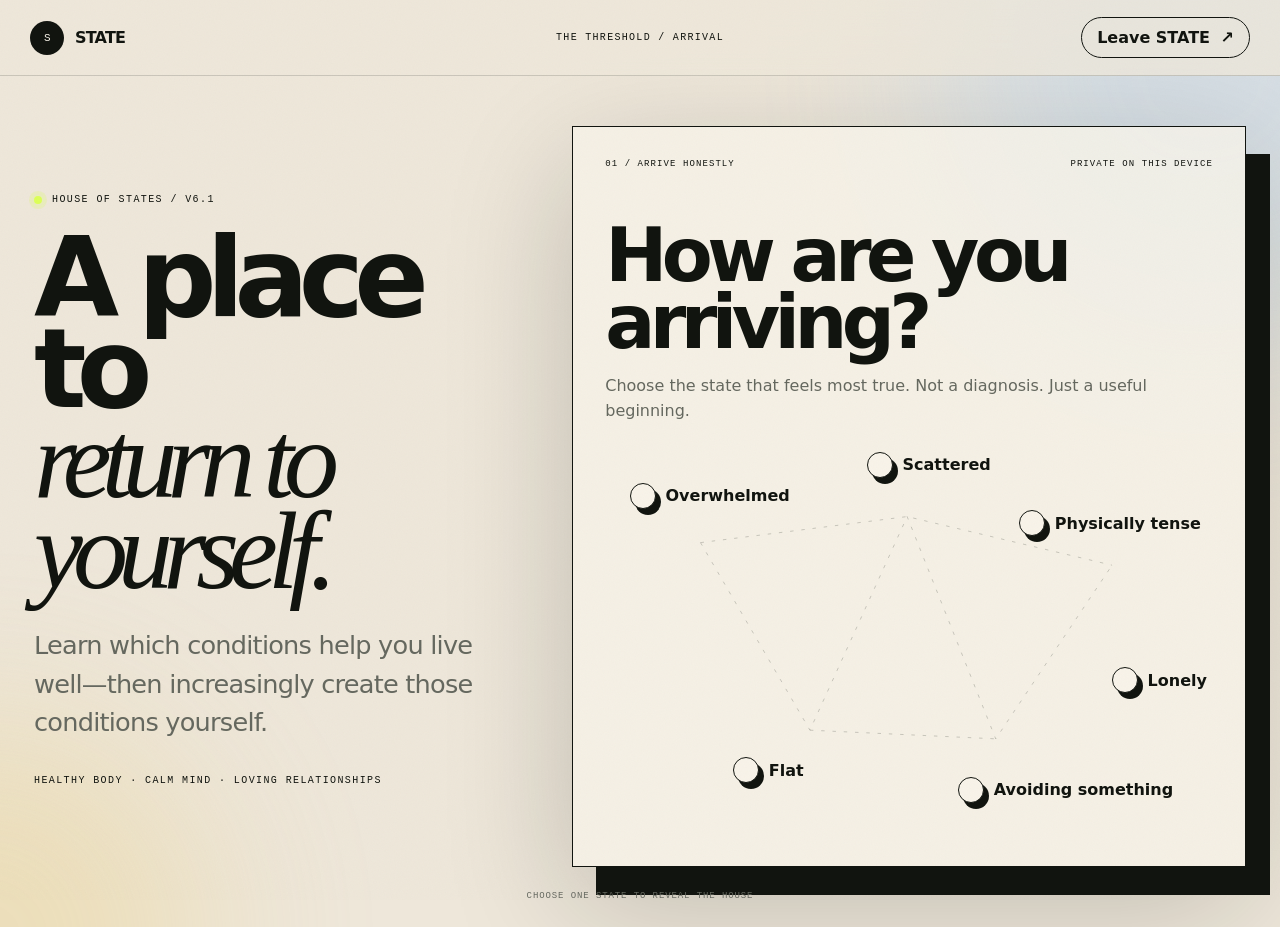
<file: v61/index.html>
<!doctype html>
<html lang="en">
<head>
  <meta charset="utf-8" />
  <meta name="viewport" content="width=device-width,initial-scale=1" />
  <meta name="description" content="STATE V6.1 — The Threshold. Arrive, create one helpful condition, and return to life." />
  <meta name="theme-color" content="#121510" />
  <title>STATE V6.1 — The Threshold</title>
  <link rel="stylesheet" href="threshold.css" />
</head>
<body>
  <div class="film-grain" aria-hidden="true"></div>
  <div class="ambient-light ambient-one" aria-hidden="true"></div>
  <div class="ambient-light ambient-two" aria-hidden="true"></div>

  <header class="threshold-header">
    <a class="wordmark" href="#arrival" aria-label="STATE home"><span>S</span><b>STATE</b></a>
    <div class="chapter" id="chapterLabel">THE THRESHOLD / ARRIVAL</div>
    <button class="leave-button" id="leaveButton">Leave STATE <span>↗</span></button>
  </header>

  <main>
    <section class="arrival screen" id="arrival" data-screen="arrival">
      <div class="arrival-copy">
        <p class="eyebrow"><i></i> HOUSE OF STATES / V6.1</p>
        <h1>A place to<br><em>return to yourself.</em></h1>
        <p class="lead">Learn which conditions help you live well—then increasingly create those conditions yourself.</p>
        <p class="constitution">HEALTHY BODY · CALM MIND · LOVING RELATIONSHIPS</p>
      </div>

      <div class="arrival-instrument" aria-labelledby="arrivalQuestion">
        <div class="instrument-head">
          <span>01 / ARRIVE HONESTLY</span>
          <span>PRIVATE ON THIS DEVICE</span>
        </div>
        <h2 id="arrivalQuestion">How are you arriving?</h2>
        <p>Choose the state that feels most true. Not a diagnosis. Just a useful beginning.</p>

        <div class="constellation" id="stateConstellation">
          <button class="state-star star-overwhelmed" data-state="overwhelmed"><i></i><span>Overwhelmed</span></button>
          <button class="state-star star-scattered" data-state="scattered"><i></i><span>Scattered</span></button>
          <button class="state-star star-tense" data-state="tense"><i></i><span>Physically tense</span></button>
          <button class="state-star star-flat" data-state="flat"><i></i><span>Flat</span></button>
          <button class="state-star star-avoidant" data-state="avoidant"><i></i><span>Avoiding something</span></button>
          <button class="state-star star-lonely" data-state="lonely"><i></i><span>Lonely</span></button>
          <svg class="constellation-lines" viewBox="0 0 700 390" aria-hidden="true"><path d="M110 84 L348 54 L584 110 M110 84 L236 300 L348 54 L450 310 L584 110 M236 300 L450 310" /></svg>
        </div>
      </div>
      <div class="scroll-note">Choose one state to reveal the house</div>
    </section>

    <section class="recognition screen hidden" id="recognition" data-screen="recognition" aria-live="polite">
      <div class="recognition-left">
        <p class="eyebrow"><i></i> 02 / RECOGNITION</p>
        <h2 id="recognitionTitle">You do not need to solve everything from here.</h2>
        <p class="recognition-text" id="recognitionText">Let us create a little more space before deciding what comes next.</p>
        <div class="recognition-actions">
          <button class="pill primary" id="enterHouse">Enter the room</button>
          <button class="pill ghost" id="chooseAgain">Choose another state</button>
        </div>
      </div>
      <div class="recognition-art" aria-hidden="true">
        <div class="feeling-field" id="feelingField"><span></span><span></span><span></span><span></span><span></span></div>
        <div class="named-state"><small>WHAT IS HERE</small><strong id="namedState">OVERWHELM</strong><p>Named, not judged.</p></div>
      </div>
    </section>

    <section class="house-screen screen hidden" id="houseScreen" data-screen="house">
      <div class="house-copy">
        <p class="eyebrow"><i></i> 03 / ENTER ONE ROOM</p>
        <h2>The house meets<br><em>this moment.</em></h2>
        <p id="roomIntro">The Inner Room is opening. The rest of the house can wait.</p>
        <div class="room-key">
          <span><i class="body-key"></i> Body</span>
          <span class="active"><i class="mind-key"></i> Mind</span>
          <span><i class="love-key"></i> Relationships</span>
        </div>
      </div>

      <div class="sanctuary-wrap">
        <div class="sanctuary-halo"></div>
        <div class="sanctuary" id="sanctuary" data-room="mind">
          <div class="sanctuary-roof"></div>
          <div class="sanctuary-floor"></div>
          <div class="sanctuary-wall wall-left"></div>
          <div class="sanctuary-wall wall-right"></div>
          <div class="room-glow"></div>
          <div class="window"><div class="sun"></div><span></span><span></span></div>
          <div class="still-water"><i></i></div>
          <div class="shared-seats"><span></span><span></span><i></i></div>
          <button class="formula-vessel" id="formulaVessel" aria-label="Open recommended formula">
            <span class="vessel-cap"></span>
            <small id="vesselMeta">FORMULA 002</small>
            <b id="vesselName">CALM</b>
            <em id="vesselNumber">10</em>
            <i id="vesselUnit">10 MINUTES</i>
          </button>
          <div class="open-door" aria-hidden="true"><span></span></div>
        </div>
        <p class="house-instruction">One room. One object. One finite dose.</p>
      </div>
    </section>

    <section class="formula-screen screen hidden" id="formulaScreen" data-screen="formula">
      <div class="formula-stage">
        <div class="formula-object" id="formulaObject" data-formula="calm">
          <div class="object-shadow"></div>
          <div class="object-body">
            <small id="objectFormula">STATE / FORMULA 002</small>
            <b id="objectName">CALM</b>
            <em id="objectNumber">10</em>
            <span id="objectUnit">GUIDED EXHALE · 10 MIN</span>
          </div>
          <div class="object-orbit"></div>
        </div>
      </div>

      <div class="formula-copy">
        <p class="eyebrow"><i></i> 04 / ONE CONDITION</p>
        <h2 id="formulaTitle">Create a little more space.</h2>
        <p class="formula-description" id="formulaDescription">A gentle body-first practice using a comfortable longer exhale, sensory orientation and a clear return to the next kind action.</p>

        <div class="formula-tabs" role="tablist" aria-label="Formula information">
          <button class="active" data-tab="feel" role="tab">Feel</button>
          <button data-tab="understand" role="tab">Understand</button>
          <button data-tab="practise" role="tab">Practise</button>
        </div>

        <div class="formula-panel active" data-panel="feel">
          <p class="panel-number">01</p>
          <h3>What may shift</h3>
          <ul id="feelList"><li>Breathing becomes slower and less effortful.</li><li>The moment feels less compressed.</li><li>The next choice becomes easier to see.</li></ul>
          <p class="soft-note">No forced calm. A smaller shift still counts.</p>
        </div>

        <div class="formula-panel" data-panel="understand">
          <p class="panel-number">02</p>
          <h3>Science, lineage, limits</h3>
          <div class="evidence-lanes">
            <article><span>SCIENCE</span><b>Promising</b><p>Exhale-emphasised slow breathing may influence respiratory rate and cardiac autonomic regulation.</p><a href="https://pubmed.ncbi.nlm.nih.gov/36630953/" target="_blank" rel="noreferrer">Source example · PMID 36630953 ↗</a></article>
            <article><span>WISDOM</span><b>Context required</b><p>Breath regulation appears across contemplative traditions. STATE names the adaptation without reducing a lineage to a nervous-system hack.</p><a href="../docs/v6-source-standard.md">Read the source standard ↗</a></article>
            <article><span>LIMIT</span><b>Not measured</b><p>STATE did not measure your dopamine, cortisol, vagus nerve or brain activity. The diagram is a model, not a scan.</p></article>
          </div>
        </div>

        <div class="formula-panel" data-panel="practise">
          <p class="panel-number">03</p>
          <h3>Take a finite preview</h3>
          <label class="intensity-label" for="beforeIntensity">How intense is this moment?</label>
          <div class="intensity-row"><input id="beforeIntensity" type="range" min="1" max="10" value="7"><output id="beforeValue">7</output></div>
          <button class="pill primary large" id="beginPractice">Begin 60-second preview</button>
          <p class="safety-note">Keep the breath comfortable and unforced. No breath holds. Stop and breathe naturally if you feel light-headed or uncomfortable.</p>
        </div>
      </div>
    </section>

    <section class="practice-overlay hidden" id="practiceOverlay" aria-hidden="true">
      <header><div class="wordmark light"><span>S</span><b>STATE</b></div><div>CALM 10 / PREVIEW</div><button id="exitPractice">Exit honestly</button></header>
      <div class="practice-room">
        <div class="breath-visual" id="breathVisual" data-phase="inhale">
          <div class="breath-ring ring-one"></div><div class="breath-ring ring-two"></div><div class="breath-core"></div>
          <div class="breath-instruction"><span id="breathPhase">INHALE</span><strong id="breathCount">4</strong></div>
        </div>
        <p id="breathGuidance">Inhale gently. Do not pull in more air than feels easy.</p>
        <div class="practice-time" id="practiceTime">01:00</div>
        <div class="practice-controls"><button id="pausePractice">Pause</button><button id="finishPractice">Finish early</button></div>
      </div>
      <footer>FINITE BY DESIGN <span>·</span> THE PRODUCT SUCCEEDS WHEN YOU LEAVE IT</footer>
    </section>

    <section class="return-screen screen hidden" id="returnScreen" data-screen="return">
      <div class="return-copy">
        <p class="eyebrow light"><i></i> 05 / RETURN</p>
        <h2>Take this state<br><em>with you.</em></h2>
        <p>The house has done its work. The next useful place is outside STATE.</p>
        <div class="after-card">
          <label for="afterIntensity">How intense does the moment feel now?</label>
          <div class="intensity-row light"><input id="afterIntensity" type="range" min="1" max="10" value="4"><output id="afterValue">4</output></div>
          <p id="shiftMessage">A shift does not need to be dramatic to be useful.</p>
        </div>
        <button class="exit-to-life" id="exitToLife"><span>Open the door</span><b>Close STATE and use the next hour</b><i>↗</i></button>
      </div>
      <div class="return-door" aria-hidden="true"><div class="door-light"></div><div class="door-frame"><span></span></div><p>RETURN OFTEN<br>STAY BRIEFLY<br>GO LIVE</p></div>
    </section>
  </main>

  <div class="toast" id="toast" role="status" aria-live="polite"></div>
  <script src="app.js"></script>
</body>
</html>
</file>
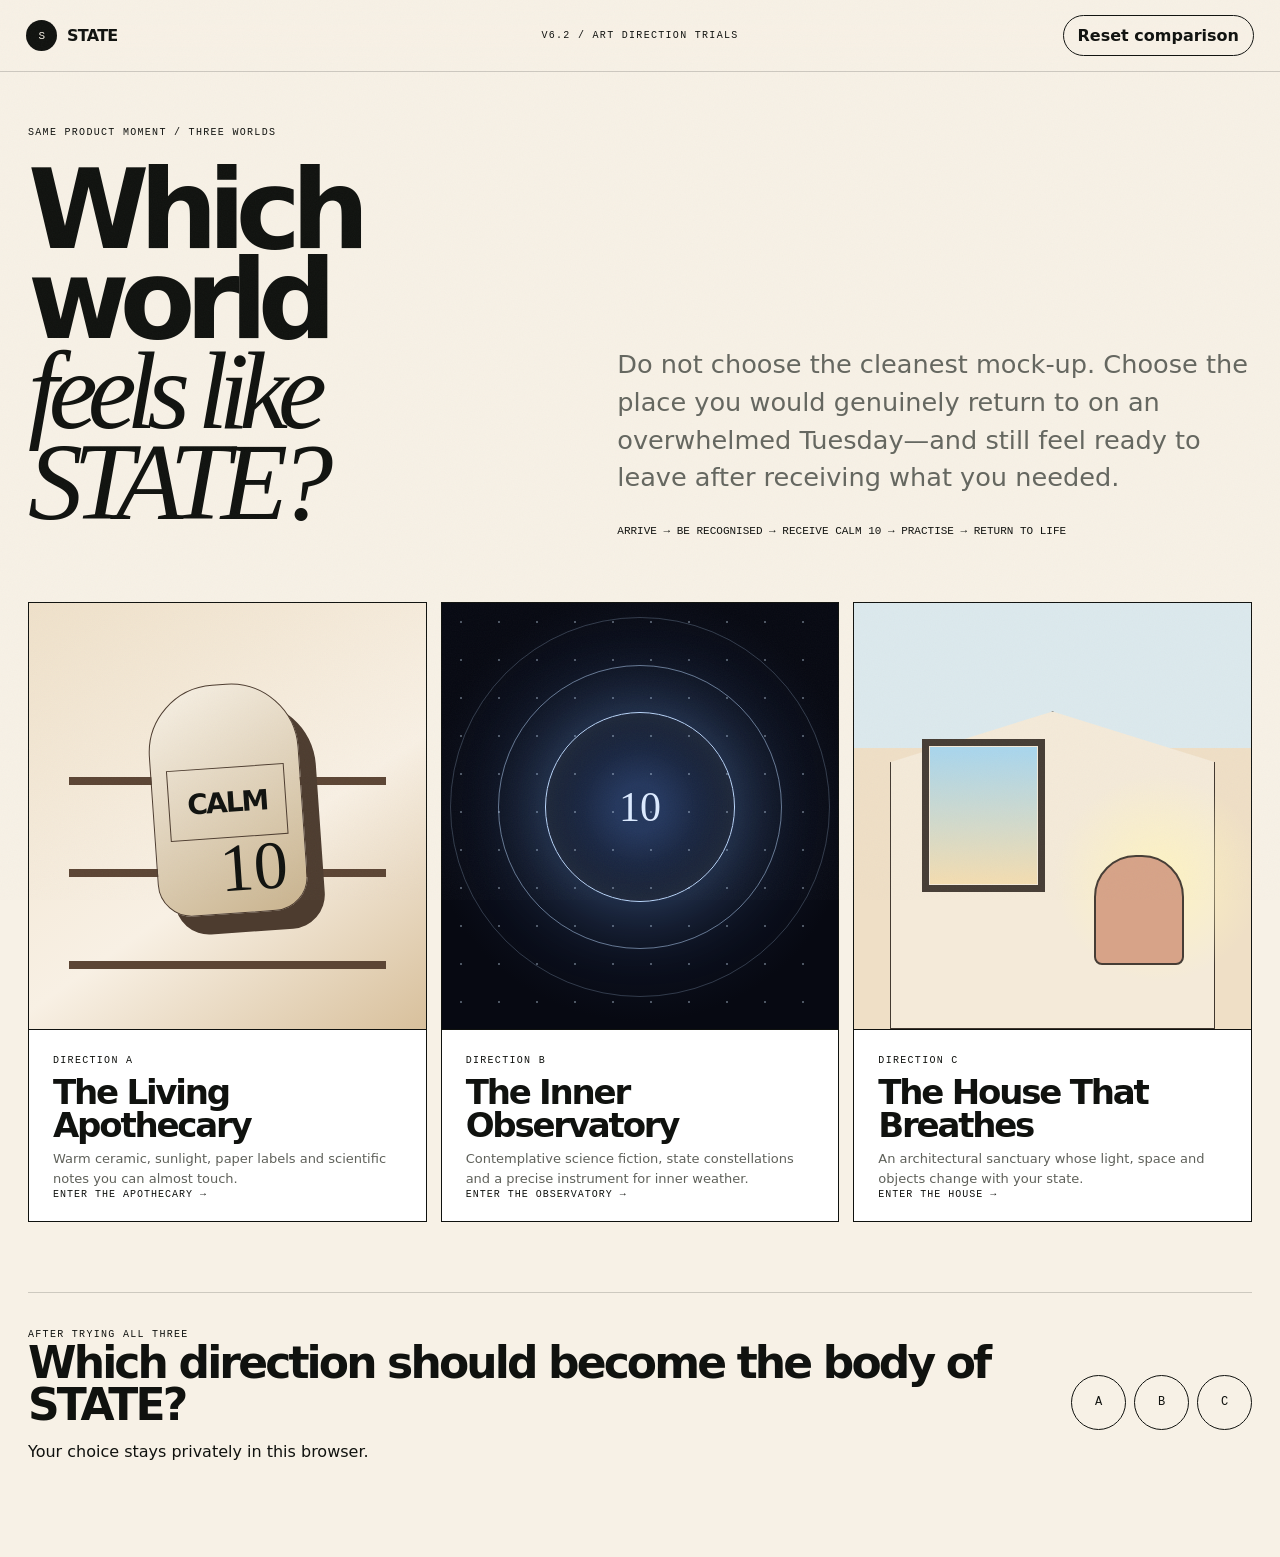
<file: v62/index.html>
<!doctype html>
<html lang="en">
<head>
<meta charset="utf-8">
<meta name="viewport" content="width=device-width,initial-scale=1">
<meta name="theme-color" content="#efe7d8">
<title>STATE V6.2 — Art Direction Trials</title>
<style>
:root{
  --ink:#10120f;--paper:#f7f1e6;--cream:#ece3d2;--acid:#ddff59;--line:rgba(16,18,15,.18);
  --serif:Iowan Old Style,Baskerville,Georgia,serif;--mono:"SFMono-Regular",Consolas,monospace;
  --shadow:0 32px 100px rgba(13,15,12,.18)
}
*{box-sizing:border-box}
html,body{margin:0;min-height:100%;font-family:Inter,ui-sans-serif,system-ui,-apple-system,"Segoe UI",sans-serif;background:var(--paper);color:var(--ink)}
button{font:inherit;color:inherit;cursor:pointer}
body{overflow-x:hidden}
.grain{position:fixed;inset:0;pointer-events:none;z-index:999;opacity:.035;background-image:url("data:image/svg+xml,%3Csvg xmlns='http://www.w3.org/2000/svg' width='180' height='180'%3E%3Cfilter id='n'%3E%3CfeTurbulence type='fractalNoise' baseFrequency='.82' numOctaves='3'/%3E%3C/filter%3E%3Crect width='100%25' height='100%25' filter='url(%23n)'/%3E%3C/svg%3E")}
.top{height:72px;padding:0 26px;display:grid;grid-template-columns:1fr auto 1fr;align-items:center;border-bottom:1px solid var(--line);position:sticky;top:0;z-index:50;background:color-mix(in srgb,var(--paper) 88%,transparent);backdrop-filter:blur(20px)}
.brand{display:flex;align-items:center;gap:10px;font-weight:900;letter-spacing:-.045em}.brand i{width:31px;height:31px;border-radius:50%;background:var(--ink);color:var(--paper);display:grid;place-items:center;font:11px var(--mono);font-style:normal}
.top-title{font:10px var(--mono);letter-spacing:.13em;text-transform:uppercase}.top button{justify-self:end;border:1px solid currentColor;border-radius:999px;background:transparent;padding:10px 14px;font-weight:800}
main{min-height:calc(100vh - 72px)}
.screen{min-height:calc(100vh - 72px);padding:54px 28px 80px}.hidden{display:none!important}
.shell{width:min(1460px,100%);margin:auto}
.eyebrow,.micro{font:10px/1.45 var(--mono);letter-spacing:.13em;text-transform:uppercase}
.hero{display:grid;grid-template-columns:.9fr 1.1fr;gap:70px;align-items:end;margin-bottom:50px}.hero h1{font-size:clamp(64px,8.6vw,132px);line-height:.82;letter-spacing:-.09em;margin:24px 0}.hero h1 em{font-family:var(--serif);font-weight:400}.lead{font-size:clamp(18px,2vw,26px);line-height:1.48;max-width:700px;color:#64665f}.principle{font:11px/1.6 var(--mono);max-width:520px}
.trial-grid{display:grid;grid-template-columns:repeat(3,1fr);gap:14px}
.trial{min-height:620px;border:1px solid var(--ink);position:relative;overflow:hidden;text-align:left;padding:0;background:#fff;transition:transform .3s ease,box-shadow .3s ease}.trial:hover{transform:translateY(-8px);box-shadow:var(--shadow)}
.trial-scene{height:69%;position:relative;overflow:hidden}.trial-copy{height:31%;padding:24px;display:flex;flex-direction:column;border-top:1px solid var(--ink)}.trial-copy h2{font-size:34px;line-height:.95;letter-spacing:-.065em;margin:8px 0}.trial-copy p{font-size:13px;line-height:1.55;margin:0;color:#5f615a}.trial-copy span:last-child{margin-top:auto;font:10px var(--mono);letter-spacing:.1em}
.apothecary-mini{background:linear-gradient(145deg,#efe1ca,#f8f0e4 58%,#d8c09c)}.apothecary-mini:before{content:"";position:absolute;left:10%;right:10%;bottom:14%;height:8px;background:#5c4534;box-shadow:0 -92px 0 #5c4534,0 -184px 0 #5c4534}.apothecary-mini .mini-vessel{position:absolute;left:50%;top:46%;transform:translate(-50%,-50%) rotate(-4deg);width:150px;height:230px;border-radius:68px 68px 34px 34px;background:linear-gradient(150deg,#f8f2e7,#c9b38e);border:1px solid #4d3c2f;box-shadow:16px 19px 0 #4d3c2f}.mini-vessel:before{content:"CALM";position:absolute;left:15px;right:15px;top:82px;padding:18px 8px;border:1px solid #4d3c2f;text-align:center;font-size:28px;font-weight:900;letter-spacing:-.07em}.mini-vessel:after{content:"10";position:absolute;bottom:18px;right:18px;font:68px/.8 var(--serif)}
.observatory-mini{background:radial-gradient(circle at 50% 48%,#24375d 0 8%,#11182a 30%,#070912 72%)}.observatory-mini:before{content:"";position:absolute;inset:0;background-image:radial-gradient(circle,#d6ebff 0 1px,transparent 1.5px);background-size:38px 38px;opacity:.34}.observatory-mini .mini-orb{position:absolute;left:50%;top:48%;transform:translate(-50%,-50%);width:190px;height:190px;border-radius:50%;border:1px solid #bcd9ff;box-shadow:0 0 80px rgba(121,177,255,.35),inset 0 0 40px rgba(180,217,255,.18)}.mini-orb:before,.mini-orb:after{content:"";position:absolute;border-radius:50%;border:1px solid rgba(188,217,255,.5);inset:-48px}.mini-orb:after{inset:-96px;opacity:.45}.mini-orb span{position:absolute;inset:0;display:grid;place-items:center;color:#dceaff;font:42px var(--serif)}
.house-mini{background:linear-gradient(180deg,#dce9ed 0 34%,#efdfc6 34% 100%)}.house-mini:before{content:"";position:absolute;left:9%;right:9%;bottom:0;height:74%;background:#f4ead9;border:1px solid #40372f;clip-path:polygon(0 16%,50% 0,100% 16%,100% 100%,0 100%)}.house-mini .window{position:absolute;left:17%;top:32%;width:31%;height:36%;background:linear-gradient(180deg,#a8d6ee,#f4ddb0);border:7px solid #463d35;box-shadow:inset 0 0 0 1px #f4ead9}.house-mini .chair{position:absolute;right:17%;bottom:15%;width:90px;height:110px;border:2px solid #463d35;border-radius:42px 42px 8px 8px;background:#d7a388}.house-mini .light{position:absolute;left:50%;top:40%;width:210px;height:210px;border-radius:50%;background:radial-gradient(circle,rgba(255,244,189,.85),rgba(255,244,189,0) 70%);animation:breatheLight 6s ease-in-out infinite}
@keyframes breatheLight{50%{transform:scale(1.22);opacity:.65}}
.stage{min-height:calc(100vh - 72px);position:relative;overflow:hidden;display:grid;grid-template-rows:auto 1fr}
.stagebar{padding:20px 26px;display:grid;grid-template-columns:1fr auto 1fr;align-items:center;position:relative;z-index:8}.stagebar .back{justify-self:start;border:1px solid currentColor;background:transparent;border-radius:999px;padding:10px 14px;font-weight:800}.switcher{display:flex;gap:7px}.switcher button{width:34px;height:34px;border:1px solid currentColor;border-radius:50%;background:transparent;font:11px var(--mono)}.switcher button.active{background:currentColor;color:var(--stage-bg)}.stagebar .stage-name{justify-self:end;font:10px var(--mono);letter-spacing:.1em}
.journey{position:relative;z-index:4;display:grid;place-items:center;padding:20px 28px 60px}
.step{width:min(1240px,100%);display:grid;grid-template-columns:.86fr 1.14fr;gap:72px;align-items:center}.step.hidden{display:none}
.copy h1{font-size:clamp(70px,10vw,150px);line-height:.78;letter-spacing:-.095em;margin:22px 0}.copy h1 em{font-family:var(--serif);font-weight:400}.copy p{font-size:19px;line-height:1.6;max-width:610px;color:var(--stage-muted)}.states{display:flex;flex-wrap:wrap;gap:10px;margin-top:30px}.states button,.cta{border:1px solid currentColor;background:transparent;border-radius:999px;padding:13px 17px;font-weight:850;transition:.2s}.states button:hover,.cta:hover{transform:translateY(-2px)}.states button.active,.cta.primary{background:var(--stage-accent);color:var(--stage-ink);border-color:var(--stage-ink)}
.visual{min-height:620px;position:relative;display:grid;place-items:center}
.stage[data-theme="a"]{--stage-bg:#efe3cf;--stage-ink:#352b22;--stage-muted:#6d5d4d;--stage-accent:#d65f43;background:var(--stage-bg);color:var(--stage-ink)}
.stage[data-theme="b"]{--stage-bg:#060811;--stage-ink:#e4efff;--stage-muted:#91a2ba;--stage-accent:#bce0ff;background:var(--stage-bg);color:var(--stage-ink)}
.stage[data-theme="c"]{--stage-bg:#ede4d5;--stage-ink:#2f2a25;--stage-muted:#69615a;--stage-accent:#d9ff58;background:var(--stage-bg);color:var(--stage-ink)}
.art-a{position:absolute;inset:0;background:radial-gradient(circle at 65% 23%,rgba(255,246,211,.95),transparent 28%),linear-gradient(150deg,#ead8bd,#f6ede1 58%,#c8aa81)}.art-a:before{content:"";position:absolute;left:7%;right:7%;bottom:14%;height:11px;background:#584334;box-shadow:0 -128px 0 #584334,0 -256px 0 #584334}.ceramic{position:relative;width:260px;height:390px;border:1px solid #4a382a;border-radius:118px 118px 52px 52px;background:linear-gradient(140deg,#fff9ec 0 30%,#d5c099 76%,#b19068);box-shadow:27px 33px 0 #4a382a,0 40px 90px rgba(61,44,31,.24);transform:rotate(-4deg)}.ceramic:before{content:"FORMULA 002";position:absolute;top:88px;left:25px;right:25px;border-top:1px solid #4a382a;padding-top:15px;font:10px var(--mono);letter-spacing:.12em}.ceramic b{position:absolute;left:25px;top:145px;font-size:55px;letter-spacing:-.08em}.ceramic strong{position:absolute;right:22px;bottom:28px;font:120px/.8 var(--serif)}.botanical{position:absolute;width:210px;height:360px;border:1px solid rgba(74,56,42,.4);border-radius:50%;right:8%;top:10%;transform:rotate(18deg)}.botanical:before,.botanical:after{content:"";position:absolute;width:80px;height:120px;border:1px solid rgba(74,56,42,.45);border-radius:50% 0 50% 0}.botanical:before{left:-25px;top:90px;transform:rotate(-28deg)}.botanical:after{right:-25px;bottom:90px;transform:rotate(155deg)}
.art-b{position:absolute;inset:0;background:radial-gradient(circle at 50% 50%,#162746 0 12%,#0a1020 35%,#05060c 72%)}.art-b:before{content:"";position:absolute;inset:0;background-image:radial-gradient(circle,#d8e8ff 0 1px,transparent 1.4px);background-size:42px 42px;opacity:.2}.orbit-system{position:relative;width:470px;height:470px;border-radius:50%;border:1px solid rgba(191,221,255,.5);animation:rotate 28s linear infinite;box-shadow:0 0 110px rgba(111,168,255,.2)}.orbit-system:before,.orbit-system:after{content:"";position:absolute;border-radius:50%;border:1px solid rgba(191,221,255,.32)}.orbit-system:before{inset:66px}.orbit-system:after{inset:135px}.signal{position:absolute;width:175px;height:175px;border-radius:50%;left:50%;top:50%;transform:translate(-50%,-50%);background:radial-gradient(circle,#dcecff,#6e9ed7 44%,rgba(78,122,182,.1) 70%);box-shadow:0 0 90px rgba(147,196,255,.6);display:grid;place-items:center;color:#09111e}.signal b{font:58px var(--serif)}.orbit-system i{position:absolute;width:18px;height:18px;border-radius:50%;background:#d9e9ff;box-shadow:0 0 25px #d9e9ff}.orbit-system i:nth-child(1){left:48%;top:-9px}.orbit-system i:nth-child(2){right:28px;bottom:66px}.orbit-system i:nth-child(3){left:18px;top:146px}.data-label{position:absolute;font:10px/1.5 var(--mono);letter-spacing:.08em;color:#b9cce4}.dl1{left:8%;top:20%}.dl2{right:8%;top:34%;text-align:right}.dl3{left:12%;bottom:18%}
@keyframes rotate{to{transform:rotate(360deg)}}
.art-c{position:absolute;inset:0;background:linear-gradient(180deg,#c8dce3 0 35%,#eadac2 35%)}.room-shell{position:relative;width:min(680px,94%);height:520px;background:#f5ebdb;border:1px solid #403831;box-shadow:28px 33px 0 #403831;overflow:hidden;perspective:1000px}.room-shell:before{content:"";position:absolute;left:-22%;top:-24%;width:68%;height:140%;background:rgba(255,248,207,.66);transform:rotate(17deg);filter:blur(8px)}.window-large{position:absolute;left:8%;top:9%;width:34%;height:55%;border:10px solid #443b34;background:linear-gradient(#8fc5e1,#f2d699 70%);box-shadow:inset 0 0 0 1px #f7eedf}.window-large:before,.window-large:after{content:"";position:absolute;background:#443b34}.window-large:before{width:5px;top:0;bottom:0;left:50%}.window-large:after{height:5px;left:0;right:0;top:52%}.rug{position:absolute;width:360px;height:145px;border-radius:50%;left:24%;bottom:-38px;background:radial-gradient(circle,#d29a79,#b76e57)}.chair-large{position:absolute;right:11%;bottom:16%;width:160px;height:190px;border:2px solid #443b34;border-radius:74px 74px 13px 13px;background:#d6a184;box-shadow:12px 15px 0 #443b34}.table{position:absolute;left:48%;bottom:20%;width:110px;height:80px;border:2px solid #443b34;border-radius:50%;background:#d1b58b}.table:after{content:"";position:absolute;left:50%;top:80px;width:3px;height:85px;background:#443b34}.breathing-wall{position:absolute;inset:0;background:radial-gradient(circle at 52% 44%,rgba(255,243,169,.8),rgba(255,243,169,0) 43%);animation:wallBreath 7s ease-in-out infinite}.formula-box{position:absolute;left:46%;top:28%;width:150px;height:205px;border:1px solid #443b34;background:linear-gradient(150deg,#f7efe4,#9bcaff);box-shadow:12px 14px 0 #443b34;padding:16px;display:flex;flex-direction:column;transform:rotate(-3deg)}.formula-box b{font-size:30px;letter-spacing:-.07em}.formula-box strong{font:76px/.8 var(--serif);margin-top:auto}
@keyframes wallBreath{50%{transform:scale(1.22);opacity:.55}}
.recognition-card{position:relative;width:min(520px,90%);padding:42px;border:1px solid currentColor;background:color-mix(in srgb,var(--stage-bg) 78%,transparent);backdrop-filter:blur(20px);box-shadow:18px 22px 0 currentColor}.recognition-card span{font:10px var(--mono);letter-spacing:.12em}.recognition-card h2{font-size:55px;line-height:.92;letter-spacing:-.07em;margin:20px 0}.recognition-card p{line-height:1.65;color:var(--stage-muted)}
.formula-card{width:min(480px,90%);position:relative;display:grid;grid-template-columns:1fr .8fr;border:1px solid currentColor;background:color-mix(in srgb,var(--stage-bg) 86%,transparent);box-shadow:22px 26px 0 currentColor;min-height:520px}.formula-card .label{padding:28px;border-right:1px solid currentColor;display:flex;flex-direction:column}.formula-card .label small{font:10px var(--mono);letter-spacing:.1em}.formula-card .label h2{font-size:52px;letter-spacing:-.08em;margin:45px 0 8px}.formula-card .label p{font-size:13px;line-height:1.55;color:var(--stage-muted)}.formula-card .label strong{margin-top:auto;font:120px/.75 var(--serif)}.formula-card .science{padding:25px;display:flex;flex-direction:column}.science b{font-size:18px}.science p{font-size:12px;line-height:1.6;color:var(--stage-muted)}.science span{margin-top:auto;font:9px/1.5 var(--mono)}
.actions{display:flex;gap:10px;flex-wrap:wrap;margin-top:28px}
.practice{position:fixed;inset:0;z-index:100;background:var(--stage-bg);color:var(--stage-ink);display:grid;place-items:center;padding:28px}.practice.hidden{display:none}.practice-inner{text-align:center;width:min(900px,100%)}.practice-meta{display:flex;justify-content:space-between;font:10px var(--mono);letter-spacing:.12em}.breath{width:min(430px,70vw);height:min(430px,70vw);border-radius:50%;margin:30px auto;position:relative;display:grid;place-items:center;border:1px solid currentColor}.breath:before,.breath:after{content:"";position:absolute;border:1px solid currentColor;border-radius:50%;inset:14%;opacity:.5}.breath:after{inset:28%;opacity:.28}.breath[data-phase="inhale"]{animation:breathIn 4s ease-in-out forwards}.breath[data-phase="exhale"]{animation:breathOut 6s ease-in-out forwards}.breath strong{font:clamp(72px,12vw,130px)/.8 var(--serif)}.breath span{display:block;font:10px var(--mono);letter-spacing:.14em;margin-top:16px}@keyframes breathIn{from{transform:scale(.82)}to{transform:scale(1)}}@keyframes breathOut{from{transform:scale(1)}to{transform:scale(.82)}}.practice p{font-size:19px;color:var(--stage-muted)}.practice-controls{display:flex;justify-content:center;gap:10px}.practice-controls button{border:1px solid currentColor;background:transparent;border-radius:999px;padding:12px 17px;font-weight:800}
.return-card{width:min(850px,100%);text-align:center}.return-card h1{font:clamp(75px,12vw,155px)/.78 var(--serif);letter-spacing:-.075em;margin:25px 0}.return-card p{font-size:19px;color:var(--stage-muted)}.door{width:170px;height:260px;border:2px solid currentColor;border-radius:84px 84px 0 0;margin:34px auto;position:relative;overflow:hidden}.door:before{content:"";position:absolute;inset:0;background:linear-gradient(160deg,var(--stage-accent),transparent);transform-origin:left;animation:doorOpen 2.2s ease forwards}.door:after{content:"";position:absolute;width:9px;height:9px;border-radius:50%;right:20px;top:52%;background:currentColor}@keyframes doorOpen{to{transform:perspective(600px) rotateY(-72deg)}}
.vote{margin-top:70px;border-top:1px solid var(--line);padding-top:35px;display:grid;grid-template-columns:1fr auto;gap:28px;align-items:center}.vote h2{font-size:44px;line-height:.95;letter-spacing:-.065em;margin:0 0 12px}.vote-options{display:flex;gap:8px}.vote-options button{width:55px;height:55px;border-radius:50%;border:1px solid var(--ink);background:transparent;font:12px var(--mono)}.vote-options button.chosen{background:var(--ink);color:var(--paper)}
@media(max-width:900px){
 .top{grid-template-columns:1fr auto}.top-title{display:none}.hero,.step{grid-template-columns:1fr;gap:30px}.trial-grid{grid-template-columns:1fr}.trial{min-height:560px}.visual{min-height:480px}.stagebar{grid-template-columns:1fr auto}.stage-name{display:none}.formula-card{grid-template-columns:1fr}.formula-card .label{border-right:0;border-bottom:1px solid currentColor}.vote{grid-template-columns:1fr}
}
@media(prefers-reduced-motion:reduce){*,*:before,*:after{animation:none!important;scroll-behavior:auto!important;transition:none!important}}
</style>
</head>
<body>
<div class="grain"></div>
<header class="top">
  <div class="brand"><i>S</i><span>STATE</span></div>
  <div class="top-title">V6.2 / ART DIRECTION TRIALS</div>
  <button id="reset">Reset comparison</button>
</header>
<main>
<section class="screen" id="compare">
  <div class="shell">
    <div class="hero">
      <div><div class="eyebrow">SAME PRODUCT MOMENT / THREE WORLDS</div><h1>Which world<br><em>feels like STATE?</em></h1></div>
      <div><p class="lead">Do not choose the cleanest mock-up. Choose the place you would genuinely return to on an overwhelmed Tuesday—and still feel ready to leave after receiving what you needed.</p><p class="principle">ARRIVE → BE RECOGNISED → RECEIVE CALM 10 → PRACTISE → RETURN TO LIFE</p></div>
    </div>
    <div class="trial-grid">
      <button class="trial" data-open="a">
        <div class="trial-scene apothecary-mini"><div class="mini-vessel"></div></div>
        <div class="trial-copy"><span class="micro">DIRECTION A</span><h2>The Living Apothecary</h2><p>Warm ceramic, sunlight, paper labels and scientific notes you can almost touch.</p><span>ENTER THE APOTHECARY →</span></div>
      </button>
      <button class="trial" data-open="b">
        <div class="trial-scene observatory-mini"><div class="mini-orb"><span>10</span></div></div>
        <div class="trial-copy"><span class="micro">DIRECTION B</span><h2>The Inner Observatory</h2><p>Contemplative science fiction, state constellations and a precise instrument for inner weather.</p><span>ENTER THE OBSERVATORY →</span></div>
      </button>
      <button class="trial" data-open="c">
        <div class="trial-scene house-mini"><div class="light"></div><div class="window"></div><div class="chair"></div></div>
        <div class="trial-copy"><span class="micro">DIRECTION C</span><h2>The House That Breathes</h2><p>An architectural sanctuary whose light, space and objects change with your state.</p><span>ENTER THE HOUSE →</span></div>
      </button>
    </div>
    <section class="vote">
      <div><div class="micro">AFTER TRYING ALL THREE</div><h2>Which direction should become the body of STATE?</h2><p id="voteText">Your choice stays privately in this browser.</p></div>
      <div class="vote-options"><button data-vote="A">A</button><button data-vote="B">B</button><button data-vote="C">C</button></div>
    </section>
  </div>
</section>

<section class="stage hidden" id="stage" data-theme="a">
  <div class="stagebar">
    <button class="back" id="back">← Compare worlds</button>
    <div class="switcher"><button data-theme="a">A</button><button data-theme="b">B</button><button data-theme="c">C</button></div>
    <div class="stage-name" id="stageName">THE LIVING APOTHECARY</div>
  </div>
  <div class="journey">
    <section class="step" id="arrival">
      <div class="copy">
        <div class="micro">ARRIVAL / NO DIAGNOSIS</div>
        <h1>How are you<br><em>arriving?</em></h1>
        <p>Choose the state that feels closest. STATE will offer one finite condition—not a feed.</p>
        <div class="states"><button class="active">Overwhelmed</button><button>Scattered</button><button>Flat</button><button>Lonely</button></div>
        <div class="actions"><button class="cta primary" data-next="recognition">Let STATE recognise this →</button></div>
      </div>
      <div class="visual" id="arrivalVisual"></div>
    </section>

    <section class="step hidden" id="recognition">
      <div class="copy">
        <div class="micro">RECOGNITION BEFORE RECOMMENDATION</div>
        <h1>You do not need<br><em>to solve everything.</em></h1>
        <p>The first condition is not more information. It is a little more space.</p>
        <div class="actions"><button class="cta" data-prev="arrival">← Back</button><button class="cta primary" data-next="formula">Receive one condition →</button></div>
      </div>
      <div class="visual"><div class="recognition-card"><span>STATE / OVERWHELM</span><h2>This moment is compressed.</h2><p>We will not ask you to optimise your life. We will help the body lower the volume enough for one kind next action.</p></div></div>
    </section>

    <section class="step hidden" id="formula">
      <div class="copy">
        <div class="micro">ONE CONDITION / FORMULA 002</div>
        <h1>Create a little<br><em>more space.</em></h1>
        <p>CALM 10 uses a comfortable longer exhale, sensory orientation and a clear ending. No breath holds. No performance.</p>
        <div class="actions"><button class="cta" data-prev="recognition">← Back</button><button class="cta primary" id="begin">Begin 60-second preview →</button></div>
      </div>
      <div class="visual"><div class="formula-card"><div class="label"><small>STATE / FORMULA 002</small><h2>CALM</h2><p>Guided exhale · body-first regulation</p><strong>10</strong></div><div class="science"><small class="micro">SCIENCE LAYER</small><b>Likely systems</b><p>Respiratory pace, cardiac autonomic regulation and attention to present sensory cues.</p><b>Measured here</b><p>Self-rated intensity and completion—not hormones or brain activation.</p><span>PROMISING · BOUNDED CLAIM<br>FULL SOURCE REVIEW REQUIRED</span></div></div></div>
    </section>

    <section class="step hidden" id="return">
      <div class="return-card">
        <div class="micro">THE PRODUCT SUCCEEDS WHEN YOU LEAVE IT</div>
        <div class="door"></div>
        <h1>Take the state.<br>Leave the screen.</h1>
        <p>The next useful place is outside STATE.</p>
        <div class="actions" style="justify-content:center"><button class="cta" id="tryAnother">Try another visual world</button><button class="cta primary" id="end">End STATE →</button></div>
      </div>
    </section>
  </div>
</section>
</main>

<section class="practice hidden" id="practice" aria-hidden="true">
  <div class="practice-inner">
    <div class="practice-meta"><span>CALM 10 / PREVIEW</span><span id="timer">01:00</span></div>
    <div class="breath" id="breath" data-phase="inhale"><div><strong id="count">4</strong><span id="phase">INHALE</span></div></div>
    <p id="guidance">Inhale gently. Do not pull in more air than feels easy.</p>
    <div class="practice-controls"><button id="pause">Pause</button><button id="finish">Complete early</button></div>
  </div>
</section>

<script>
(() => {
  const $=s=>document.querySelector(s), $$=s=>[...document.querySelectorAll(s)];
  const compare=$('#compare'), stage=$('#stage'), stageName=$('#stageName');
  const names={a:'THE LIVING APOTHECARY',b:'THE INNER OBSERVATORY',c:'THE HOUSE THAT BREATHES'};
  let theme='a', remaining=60, paused=false, interval=null;

  function art(){
    const target=$('#arrivalVisual');
    if(theme==='a') target.innerHTML='<div class="art-a"></div><div class="botanical"></div><div class="ceramic"><b>CALM</b><strong>10</strong></div>';
    if(theme==='b') target.innerHTML='<div class="art-b"></div><span class="data-label dl1">STATE / INNER WEATHER<br>THREAT REACTIVITY · INFERRED</span><span class="data-label dl2">BREATH RATE<br>MEASURABLE</span><span class="data-label dl3">DOPAMINE / CORTISOL<br>NOT MEASURED</span><div class="orbit-system"><i></i><i></i><i></i><div class="signal"><b>10</b></div></div>';
    if(theme==='c') target.innerHTML='<div class="art-c"></div><div class="room-shell"><div class="breathing-wall"></div><div class="window-large"></div><div class="rug"></div><div class="chair-large"></div><div class="table"></div><div class="formula-box"><b>CALM</b><strong>10</strong></div></div>';
  }
  function openTheme(t){
    theme=t; stage.dataset.theme=t; stageName.textContent=names[t];
    $$('.switcher button').forEach(b=>b.classList.toggle('active',b.dataset.theme===t));
    compare.classList.add('hidden'); stage.classList.remove('hidden'); show('arrival'); art(); window.scrollTo(0,0);
  }
  function show(id){$$('.step').forEach(x=>x.classList.toggle('hidden',x.id!==id))}
  $$('[data-open]').forEach(b=>b.addEventListener('click',()=>openTheme(b.dataset.open)));
  $$('.switcher button').forEach(b=>b.addEventListener('click',()=>openTheme(b.dataset.theme)));
  $('#back').addEventListener('click',()=>{stage.classList.add('hidden');compare.classList.remove('hidden');window.scrollTo(0,0)});
  $$('[data-next]').forEach(b=>b.addEventListener('click',()=>show(b.dataset.next)));
  $$('[data-prev]').forEach(b=>b.addEventListener('click',()=>show(b.dataset.prev)));
  $('#tryAnother').addEventListener('click',()=>{stage.classList.add('hidden');compare.classList.remove('hidden');window.scrollTo(0,0)});
  $('#end').addEventListener('click',()=>{document.body.innerHTML='<main style="min-height:100vh;background:#10120f;color:#f7f1e6;display:grid;place-items:center;text-align:center;padding:30px;font-family:Inter,system-ui"><section><div style="width:54px;height:54px;border-radius:50%;background:#ddff59;color:#10120f;display:grid;place-items:center;margin:auto;font:12px monospace">S</div><p style="font:10px monospace;letter-spacing:.14em;margin-top:28px">STATE HAS ENDED</p><h1 style="font:clamp(60px,10vw,130px)/.82 Georgia,serif;letter-spacing:-.07em;margin:24px">Go live.</h1><p style="color:#aeb2a8;font-size:18px">Close this tab. Return when a condition would genuinely help.</p></section></main>'});
  function updateBreath(){
    const elapsed=60-remaining, inhale=(elapsed%10)<4, pos=elapsed%10;
    $('#breath').dataset.phase=inhale?'inhale':'exhale';
    $('#phase').textContent=inhale?'INHALE':'EXHALE';
    $('#count').textContent=inhale?Math.max(1,4-pos):Math.max(1,10-pos);
    $('#guidance').textContent=inhale?'Inhale gently. Do not pull in more air than feels easy.':'Exhale softly and a little longer. Let the jaw and shoulders release.';
  }
  function finishPractice(){
    clearInterval(interval); $('#practice').classList.add('hidden');$('#practice').setAttribute('aria-hidden','true');show('return');
  }
  $('#begin').addEventListener('click',()=>{
    remaining=60;paused=false;$('#timer').textContent='01:00';$('#pause').textContent='Pause';$('#practice').classList.remove('hidden');$('#practice').setAttribute('aria-hidden','false');updateBreath();clearInterval(interval);
    interval=setInterval(()=>{if(paused)return;remaining--;$('#timer').textContent=`00:${String(Math.max(0,remaining)).padStart(2,'0')}`;updateBreath();if(remaining<=0)finishPractice()},1000)
  });
  $('#pause').addEventListener('click',()=>{paused=!paused;$('#pause').textContent=paused?'Resume gently':'Pause'});
  $('#finish').addEventListener('click',finishPractice);
  $$('[data-vote]').forEach(b=>b.addEventListener('click',()=>{
    $$('[data-vote]').forEach(x=>x.classList.toggle('chosen',x===b));
    localStorage.setItem('state-v62-direction',b.dataset.vote);
    $('#voteText').textContent=`Direction ${b.dataset.vote} is your current favourite. Try the others before we lock the brand.`;
  }));
  const saved=localStorage.getItem('state-v62-direction');if(saved){const b=$(`[data-vote="${saved}"]`);if(b){b.classList.add('chosen');$('#voteText').textContent=`Direction ${saved} is your current favourite.`}}
  $('#reset').addEventListener('click',()=>{localStorage.removeItem('state-v62-direction');location.reload()});
})();
</script>
</body>
</html>
</file>
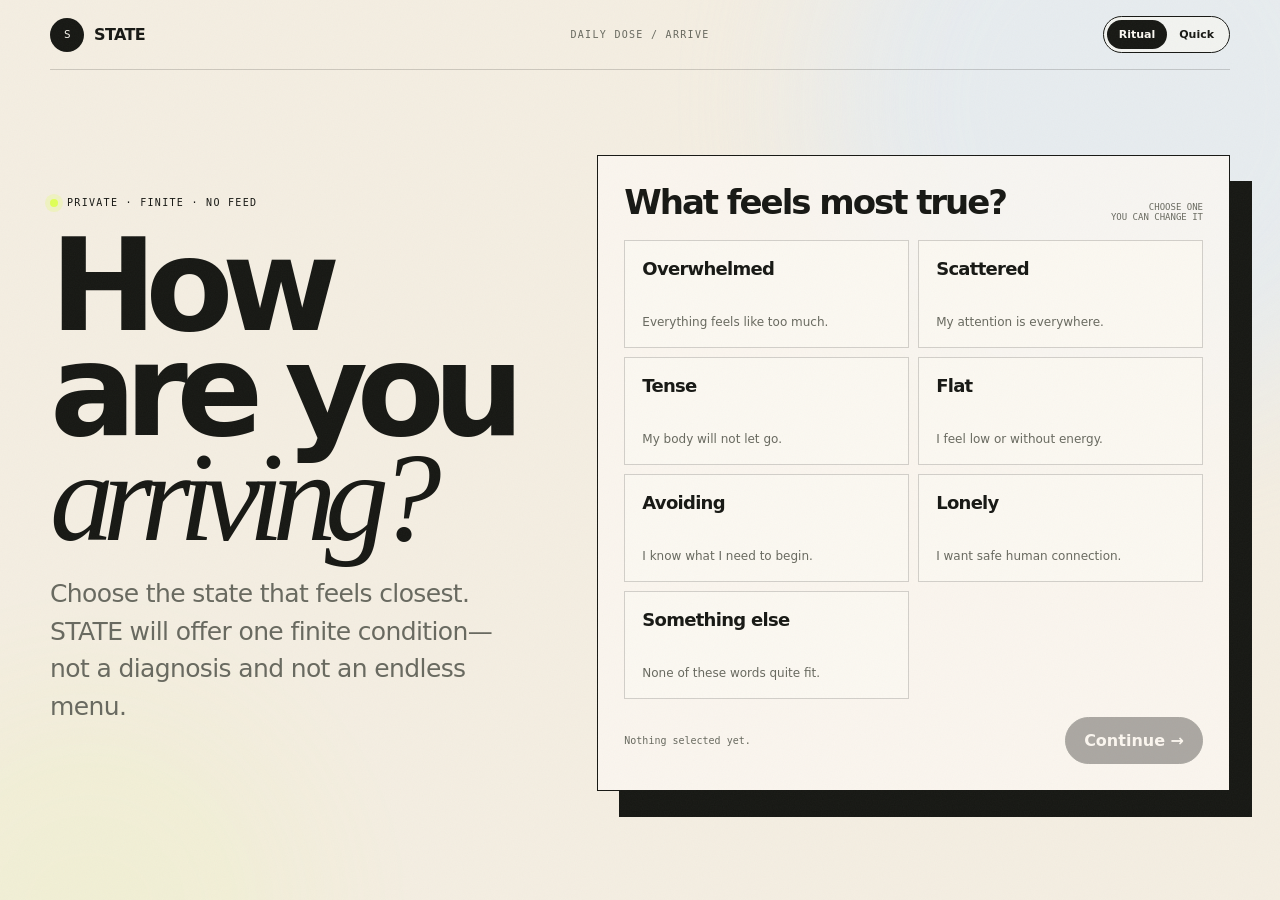
<file: v63/index.html>
<!doctype html>
<html lang="en">
<head>
  <meta charset="utf-8" />
  <meta name="viewport" content="width=device-width, initial-scale=1" />
  <meta name="description" content="STATE V6.3 Daily Dose — one clear state, one finite condition, one beautiful exit." />
  <meta name="theme-color" content="#f3ede1" />
  <title>STATE V6.3 — Daily Dose</title>
  <style>
    :root{
      --paper:#f4eee2;--paper2:#fbf8f1;--ink:#171814;--muted:#68695f;--line:rgba(23,24,20,.18);
      --acid:#dfff57;--accent:#9bcaff;--accent2:#d8eaff;--shadow:0 28px 90px rgba(28,27,21,.14);
      --serif:Iowan Old Style,Baskerville,Georgia,serif;--mono:"SFMono-Regular",Consolas,monospace;
    }
    *{box-sizing:border-box}
    html{scroll-behavior:smooth}
    body{margin:0;background:var(--paper);color:var(--ink);font-family:Inter,ui-sans-serif,system-ui,-apple-system,"Segoe UI",sans-serif;min-height:100vh;overflow-x:hidden}
    button,input,textarea{font:inherit;color:inherit}
    button{cursor:pointer}
    a{color:inherit}
    .grain{position:fixed;inset:0;z-index:200;pointer-events:none;opacity:.035;background-image:url("data:image/svg+xml,%3Csvg xmlns='http://www.w3.org/2000/svg' width='180' height='180'%3E%3Cfilter id='n'%3E%3CfeTurbulence type='fractalNoise' baseFrequency='.82' numOctaves='3'/%3E%3C/filter%3E%3Crect width='100%25' height='100%25' filter='url(%23n)'/%3E%3C/svg%3E")}
    .ambient{position:fixed;inset:0;pointer-events:none;overflow:hidden}
    .ambient:before,.ambient:after{content:"";position:absolute;border-radius:50%;filter:blur(70px);opacity:.46;transition:background .5s ease}
    .ambient:before{width:48vw;height:48vw;background:var(--accent2);right:-12vw;top:-16vw}
    .ambient:after{width:34vw;height:34vw;background:rgba(223,255,87,.18);left:-10vw;bottom:-18vw}
    .shell{width:min(1180px,calc(100% - 40px));margin:auto;position:relative;z-index:1}
    .topbar{height:70px;display:grid;grid-template-columns:1fr auto 1fr;align-items:center;border-bottom:1px solid var(--line);position:relative;z-index:20}
    .brand{display:flex;align-items:center;gap:10px;font-weight:900;letter-spacing:-.04em}
    .mark{width:34px;height:34px;border-radius:50%;display:grid;place-items:center;background:var(--ink);color:var(--paper2);font:11px var(--mono)}
    .chapter{font:10px var(--mono);letter-spacing:.13em;text-transform:uppercase;color:var(--muted)}
    .mode-toggle{justify-self:end;display:flex;border:1px solid var(--ink);border-radius:999px;padding:3px;background:rgba(251,248,241,.6)}
    .mode-toggle button{border:0;background:transparent;border-radius:999px;padding:8px 12px;font-size:11px;font-weight:850}
    .mode-toggle button.active{background:var(--ink);color:var(--paper2)}
    .screen{min-height:calc(100vh - 70px);display:grid;align-items:center;padding:46px 0 70px}
    .screen.hidden{display:none}
    .arrival-grid{display:grid;grid-template-columns:.86fr 1.14fr;gap:70px;align-items:center}
    .eyebrow,.micro{font:10px/1.45 var(--mono);letter-spacing:.13em;text-transform:uppercase}
    .eyebrow{display:flex;align-items:center;gap:9px}
    .eyebrow:before{content:"";width:8px;height:8px;border-radius:50%;background:var(--acid);box-shadow:0 0 0 5px rgba(223,255,87,.24)}
    h1{font-size:clamp(70px,10vw,132px);line-height:.82;letter-spacing:-.09em;margin:24px 0}
    h1 em{font-family:var(--serif);font-weight:400}
    .lead{font-size:clamp(19px,2vw,25px);line-height:1.5;color:var(--muted);letter-spacing:-.025em;max-width:650px}
    .selector{border:1px solid var(--ink);background:rgba(251,248,241,.78);box-shadow:22px 26px 0 var(--ink);padding:26px}
    .selector-head{display:flex;justify-content:space-between;gap:20px;align-items:end;margin-bottom:18px}
    .selector-head h2{font-size:34px;letter-spacing:-.06em;margin:0}
    .selector-head span{font:9px var(--mono);color:var(--muted);text-align:right}
    .state-list{display:grid;grid-template-columns:1fr 1fr;gap:9px}
    .state-card{border:1px solid var(--line);background:var(--paper2);padding:17px;text-align:left;min-height:108px;display:flex;flex-direction:column;justify-content:space-between;transition:.18s;position:relative}
    .state-card:hover{transform:translateY(-2px);border-color:var(--ink)}
    .state-card:focus-visible{outline:3px solid var(--acid);outline-offset:3px}
    .state-card.selected{background:var(--accent);border-color:var(--ink);box-shadow:6px 7px 0 var(--ink)}
    .state-card.selected:after{content:"✓";position:absolute;right:13px;top:11px;width:24px;height:24px;border-radius:50%;background:var(--ink);color:var(--paper2);display:grid;place-items:center;font-size:11px}
    .state-card strong{font-size:18px;letter-spacing:-.04em}
    .state-card span{font-size:12px;color:var(--muted);line-height:1.35;max-width:190px}
    .other-input{display:none;margin-top:10px}
    .other-input.show{display:block}
    .other-input textarea{width:100%;min-height:84px;border:1px solid var(--ink);background:var(--paper2);padding:13px;resize:vertical}
    .selector-actions{display:flex;align-items:center;justify-content:space-between;gap:14px;margin-top:18px}
    .hint{font:10px var(--mono);color:var(--muted)}
    .button{border:1px solid var(--ink);border-radius:999px;background:transparent;padding:13px 18px;font-weight:850;transition:.18s}
    .button:hover:not(:disabled){transform:translateY(-2px)}
    .button.primary{background:var(--ink);color:var(--paper2)}
    .button.acid{background:var(--acid)}
    .button:disabled{opacity:.35;cursor:not-allowed}
    .recognition-grid,.recommend-grid,.return-grid{display:grid;grid-template-columns:1fr 1fr;gap:64px;align-items:center}
    .recognition-copy h2,.recommend-copy h2,.return-copy h2{font-size:clamp(56px,7vw,94px);line-height:.9;letter-spacing:-.08em;margin:22px 0}
    .recognition-copy p,.recommend-copy p,.return-copy p{font-size:19px;line-height:1.6;color:var(--muted)}
    .room-scene{height:600px;border:1px solid var(--ink);position:relative;overflow:hidden;background:linear-gradient(160deg,var(--accent2),var(--paper2) 72%);box-shadow:var(--shadow)}
    .window{position:absolute;left:8%;top:9%;width:46%;height:44%;border:2px solid var(--ink);background:linear-gradient(145deg,#dbeeff,#f7efcc)}
    .window:before,.window:after{content:"";position:absolute;background:var(--ink)}
    .window:before{width:2px;height:100%;left:50%}.window:after{height:2px;width:100%;top:50%}
    .light{position:absolute;left:25%;top:31%;width:75%;height:55%;background:linear-gradient(130deg,rgba(255,244,195,.6),transparent 65%);clip-path:polygon(0 0,100% 33%,88% 100%,12% 82%)}
    .bench{position:absolute;left:12%;right:12%;bottom:15%;height:16%;background:#bc835f;border:2px solid var(--ink);box-shadow:12px 14px 0 var(--ink)}
    .vessel{position:absolute;right:16%;bottom:24%;width:168px;height:248px;border:2px solid var(--ink);border-radius:84px 84px 28px 28px;background:linear-gradient(150deg,var(--paper2),var(--accent));box-shadow:14px 17px 0 var(--ink);display:flex;flex-direction:column;align-items:center;justify-content:center;text-align:center;padding:16px;transform:rotate(2deg)}
    .vessel:before{content:"";position:absolute;top:-26px;width:70px;height:36px;border:2px solid var(--ink);background:var(--paper2)}
    .vessel small{font:9px var(--mono)}.vessel b{font-size:38px;letter-spacing:-.07em;margin:14px 0 0}.vessel strong{font:82px/.8 var(--serif);font-weight:400}.vessel span{font:9px var(--mono)}
    .recommend-card{border:1px solid var(--ink);background:var(--paper2);padding:28px;box-shadow:18px 21px 0 var(--ink)}
    .formula-lockup{display:grid;grid-template-columns:1fr auto;align-items:end;border-bottom:1px solid var(--line);padding-bottom:22px}
    .formula-lockup strong{font-size:56px;line-height:.85;letter-spacing:-.075em}
    .formula-lockup .number{font:96px/.75 var(--serif)}
    .formula-unit{margin:18px 0;font:10px var(--mono);letter-spacing:.1em}
    .dose-options{display:grid;grid-template-columns:1fr 1fr;gap:9px;margin-top:24px}
    .dose-option{border:1px solid var(--ink);background:transparent;padding:17px;text-align:left}
    .dose-option.active{background:var(--acid);box-shadow:5px 6px 0 var(--ink)}
    .dose-option strong{display:block}.dose-option span{font-size:12px;color:var(--muted)}
    .science-drawer{margin-top:14px;border-top:1px solid var(--line)}
    .science-drawer summary{list-style:none;padding:16px 0;font-weight:850;cursor:pointer}
    .science-drawer summary::-webkit-details-marker{display:none}
    .science-content{display:grid;grid-template-columns:1fr 1fr;gap:12px;padding-bottom:8px}
    .science-block{border:1px solid var(--line);padding:15px;background:rgba(155,202,255,.14)}
    .science-block b{display:block;margin-bottom:8px}.science-block p,.science-block a{font-size:12px;line-height:1.55;color:var(--muted)}
    .before-box{margin:20px 0 0;border-top:1px solid var(--line);padding-top:18px}
    .range-row{display:grid;grid-template-columns:1fr 44px;align-items:center;gap:12px}
    input[type="range"]{width:100%;accent-color:var(--ink)}
    output{width:42px;height:42px;border:1px solid var(--ink);border-radius:50%;display:grid;place-items:center;font-weight:900}
    .practice{position:fixed;inset:0;z-index:500;background:#10130f;color:#f8f4ea;display:grid;grid-template-rows:auto 1fr auto;padding:24px 28px;overflow:hidden}
    .practice.hidden{display:none}
    .practice-top,.practice-bottom{display:flex;align-items:center;justify-content:space-between;gap:20px}
    .practice-brand{display:flex;align-items:center;gap:9px;font-weight:900}
    .practice-brand i{width:30px;height:30px;border-radius:50%;background:var(--acid);color:#10130f;display:grid;place-items:center;font:10px var(--mono);font-style:normal}
    .practice-time{font:13px var(--mono);letter-spacing:.12em}
    .practice-exit{border:0;background:transparent;color:rgba(248,244,234,.7);font-size:12px}
    .practice-main{display:grid;place-items:center;text-align:center;min-height:0}
    .practice-core{display:flex;flex-direction:column;align-items:center}
    .orb-wrap{width:min(55vh,420px);height:min(55vh,420px);display:grid;place-items:center;position:relative}
    .orb-ring{position:absolute;inset:0;border:1px solid rgba(248,244,234,.25);border-radius:50%}
    .orb-ring:before,.orb-ring:after{content:"";position:absolute;border-radius:50%;border:1px solid rgba(248,244,234,.15)}
    .orb-ring:before{inset:13%}.orb-ring:after{inset:28%}
    .orb{width:48%;height:48%;border-radius:50%;background:radial-gradient(circle at 35% 30%,#eef8ff,var(--accent));box-shadow:0 0 80px rgba(155,202,255,.35);transition:transform 1s linear,background .5s}
    .practice[data-phase="inhale"] .orb{transform:scale(1.42)}
    .practice[data-phase="exhale"] .orb{transform:scale(.82)}
    .phase{position:absolute;display:grid;gap:5px}
    .phase span{font:10px var(--mono);letter-spacing:.16em}.phase strong{font:74px/.8 var(--serif);font-weight:400}
    .practice-guidance{font:clamp(24px,3vw,42px)/1.15 var(--serif);max-width:800px;margin:22px 0 0}
    .practice-sub{font-size:13px;color:rgba(248,244,234,.55);margin-top:12px}
    .practice-bottom{justify-content:center}
    .practice .button{border-color:#f8f4ea;color:#f8f4ea}
    .practice .button.acid{border-color:#10130f;color:#10130f}
    .return-card{border:1px solid var(--ink);background:var(--paper2);padding:28px;box-shadow:18px 21px 0 var(--ink)}
    .question{margin-bottom:22px}
    .question label,.question legend{display:block;font-weight:850;margin-bottom:10px}
    .score-row{display:grid;grid-template-columns:repeat(5,1fr);gap:7px}
    .score-row input{position:absolute;opacity:0}
    .score-row span{height:46px;border:1px solid var(--line);display:grid;place-items:center}
    .score-row input:checked+span{background:var(--acid);border-color:var(--ink)}
    textarea.note{width:100%;min-height:90px;border:1px solid var(--ink);background:var(--paper);padding:13px;resize:vertical}
    .door-stage{height:560px;position:relative;background:linear-gradient(160deg,var(--accent2),var(--paper2));border:1px solid var(--ink);overflow:hidden}
    .open-door{position:absolute;left:50%;bottom:0;transform:translateX(-50%);width:210px;height:380px;border:3px solid var(--ink);border-bottom:0;border-radius:105px 105px 0 0;background:#12140f;box-shadow:0 0 0 16px rgba(255,255,255,.28),0 0 100px rgba(223,255,87,.35)}
    .open-door:after{content:"";position:absolute;inset:28px;background:linear-gradient(180deg,#dfff57,#fff5bc 58%,#f5b779)}
    .door-floor{position:absolute;left:0;right:0;bottom:0;height:23%;background:#c7916d;border-top:2px solid var(--ink)}
    .final{position:fixed;inset:0;z-index:800;background:#11140f;color:#f8f4ea;display:grid;place-items:center;text-align:center;padding:30px}
    .final.hidden{display:none}
    .final h2{font:clamp(60px,10vw,120px)/.88 var(--serif);letter-spacing:-.06em;margin:24px 0}
    .final p{color:rgba(248,244,234,.65);font-size:18px;line-height:1.6}
    .toast{position:fixed;left:50%;bottom:22px;transform:translate(-50%,20px);background:var(--ink);color:var(--paper2);padding:12px 16px;border-radius:999px;font-size:12px;opacity:0;pointer-events:none;transition:.2s;z-index:1000}
    .toast.show{opacity:1;transform:translate(-50%,0)}
    @media(max-width:900px){
      .topbar{grid-template-columns:1fr auto}.chapter{display:none}
      .arrival-grid,.recognition-grid,.recommend-grid,.return-grid{grid-template-columns:1fr;gap:34px}
      .screen{align-items:start;padding-top:35px}.room-scene,.door-stage{height:470px}
      .state-list{grid-template-columns:1fr}.selector{box-shadow:10px 12px 0 var(--ink)}
      h1{font-size:clamp(64px,18vw,100px)}.mode-toggle button{padding:8px}
      .science-content,.dose-options{grid-template-columns:1fr}
    }
    @media(max-width:560px){
      .shell{width:min(100% - 24px,1180px)}.topbar{height:62px}
      .mode-toggle button{font-size:9px}.screen{min-height:calc(100vh - 62px)}
      .selector{padding:18px}.selector-head{display:block}.selector-head span{display:block;text-align:left;margin-top:8px}
      .recognition-copy h2,.recommend-copy h2,.return-copy h2{font-size:56px}
      .room-scene{height:390px}.vessel{width:130px;height:205px;right:10%}.vessel strong{font-size:64px}
      .practice{padding:18px 14px}.practice-top{align-items:flex-start}.practice-bottom{flex-wrap:wrap}
      .orb-wrap{width:86vw;height:86vw}.practice-guidance{font-size:26px}
    }
    @media(prefers-reduced-motion:reduce){*{scroll-behavior:auto!important;animation:none!important;transition:none!important}.orb{transition:none}}
  </style>
</head>
<body>
<div class="grain"></div><div class="ambient"></div>
<div class="shell">
  <header class="topbar">
    <div class="brand"><span class="mark">S</span><span>STATE</span></div>
    <div class="chapter" id="chapter">DAILY DOSE / ARRIVE</div>
    <div class="mode-toggle" aria-label="Experience mode">
      <button type="button" class="active" data-mode="ritual">Ritual</button>
      <button type="button" data-mode="quick">Quick</button>
    </div>
  </header>

  <main>
    <section class="screen" id="arrival">
      <div class="arrival-grid">
        <div>
          <div class="eyebrow">PRIVATE · FINITE · NO FEED</div>
          <h1>How are you<br><em>arriving?</em></h1>
          <p class="lead">Choose the state that feels closest. STATE will offer one finite condition—not a diagnosis and not an endless menu.</p>
        </div>
        <div class="selector">
          <div class="selector-head"><h2>What feels most true?</h2><span>CHOOSE ONE<br>YOU CAN CHANGE IT</span></div>
          <div class="state-list" id="stateList">
            <button class="state-card" data-state="overwhelmed"><strong>Overwhelmed</strong><span>Everything feels like too much.</span></button>
            <button class="state-card" data-state="scattered"><strong>Scattered</strong><span>My attention is everywhere.</span></button>
            <button class="state-card" data-state="tense"><strong>Tense</strong><span>My body will not let go.</span></button>
            <button class="state-card" data-state="flat"><strong>Flat</strong><span>I feel low or without energy.</span></button>
            <button class="state-card" data-state="avoidant"><strong>Avoiding</strong><span>I know what I need to begin.</span></button>
            <button class="state-card" data-state="lonely"><strong>Lonely</strong><span>I want safe human connection.</span></button>
            <button class="state-card" data-state="other"><strong>Something else</strong><span>None of these words quite fit.</span></button>
          </div>
          <div class="other-input" id="otherInput"><textarea id="otherText" placeholder="A few private words about what is here…"></textarea></div>
          <div class="selector-actions">
            <span class="hint" id="selectionHint">Nothing selected yet.</span>
            <button class="button primary" id="continueButton" disabled>Continue →</button>
          </div>
        </div>
      </div>
    </section>

    <section class="screen hidden" id="recognition">
      <div class="recognition-grid">
        <div class="recognition-copy">
          <div class="eyebrow">RECOGNITION BEFORE ADVICE</div>
          <h2 id="recognitionTitle">You do not need to solve everything from here.</h2>
          <p id="recognitionText">Let us create a little more space before deciding what comes next.</p>
          <div style="display:flex;gap:10px;flex-wrap:wrap;margin-top:28px">
            <button class="button" id="backToStates">← Choose again</button>
            <button class="button primary" id="seeCondition">See one condition →</button>
          </div>
        </div>
        <div class="room-scene" aria-hidden="true">
          <div class="window"></div><div class="light"></div><div class="bench"></div>
          <div class="vessel"><small>STATE / DAILY DOSE</small><b id="sceneName">CALM</b><strong id="sceneNumber">10</strong><span id="sceneUnit">GUIDED EXHALE</span></div>
        </div>
      </div>
    </section>

    <section class="screen hidden" id="recommendation">
      <div class="recommend-grid">
        <div class="recommend-copy">
          <div class="eyebrow">ONE RECOMMENDED CONDITION</div>
          <h2 id="recommendTitle">Create a little more space.</h2>
          <p id="recommendDescription">A gentle body-first practice using a comfortable longer exhale, sensory orientation and a clear return.</p>
          <button class="button" id="backRecognition">← Back</button>
        </div>
        <div class="recommend-card">
          <div class="formula-lockup"><strong id="formulaName">CALM</strong><span class="number" id="formulaNumber">10</span></div>
          <div class="formula-unit" id="formulaUnit">GUIDED EXHALE · 10 MINUTES</div>
          <div class="dose-options" id="doseOptions">
            <button class="dose-option active" data-seconds="60"><strong>Quick dose</strong><span>60 seconds</span></button>
            <button class="dose-option" data-seconds="600"><strong>Full dose</strong><span id="fullDoseLabel">10 minutes</span></button>
          </div>
          <div class="before-box">
            <label for="beforeIntensity"><strong>How intense is this state now?</strong></label>
            <div class="range-row"><input id="beforeIntensity" type="range" min="1" max="10" value="7"><output id="beforeValue">7</output></div>
          </div>
          <details class="science-drawer">
            <summary>Understand why + sources ↓</summary>
            <div class="science-content">
              <div class="science-block"><b>Likely mechanism</b><p id="scienceClaim">A comfortable longer exhale may influence breathing pace and cardiac autonomic regulation. Individual comfort matters.</p><a id="scienceSource" href="https://pubmed.ncbi.nlm.nih.gov/36630953/" target="_blank" rel="noreferrer">Source example ↗</a></div>
              <div class="science-block"><b>Not measured</b><p>STATE did not measure hormones, neurotransmitters or brain activation. Your rating is personal evidence, not a medical result.</p></div>
            </div>
          </details>
          <button class="button acid" id="beginDose" style="width:100%;margin-top:20px">Begin 60-second dose →</button>
        </div>
      </div>
    </section>

    <section class="screen hidden" id="return">
      <div class="return-grid">
        <div class="return-copy">
          <div class="eyebrow">RETURN TO REAL LIFE</div>
          <h2>What<br><em>changed?</em></h2>
          <p>No forced positivity. A useful system learns from the sessions that did not help, too.</p>
        </div>
        <form class="return-card" id="reflectionForm">
          <div class="question"><label for="afterIntensity">How intense is the state now?</label><div class="range-row"><input id="afterIntensity" type="range" min="1" max="10" value="5"><output id="afterValue">5</output></div></div>
          <fieldset class="question" style="border:0;padding:0"><legend>Did this improve the next hour of your actual life?</legend><div class="score-row">
            <label><input type="radio" name="score" value="1"><span>1</span></label><label><input type="radio" name="score" value="2"><span>2</span></label>
            <label><input type="radio" name="score" value="3"><span>3</span></label><label><input type="radio" name="score" value="4" checked><span>4</span></label>
            <label><input type="radio" name="score" value="5"><span>5</span></label>
          </div></fieldset>
          <div class="question"><label for="note">What helped or got in the way? <span style="font-weight:400">(optional)</span></label><textarea class="note" id="note" placeholder="Stored only in this browser."></textarea></div>
          <button class="button primary" type="submit" style="width:100%">Save honest result →</button>
        </form>
      </div>
    </section>

    <section class="screen hidden" id="door">
      <div class="return-grid">
        <div class="return-copy">
          <div class="eyebrow">THE OPEN DOOR</div>
          <h2>Take the state<br><em>with you.</em></h2>
          <p id="exitCopy">Choose the next kind action, not the fastest reaction. STATE has nothing else to sell you right now.</p>
          <button class="button acid" id="leaveState">Leave STATE →</button>
        </div>
        <div class="door-stage" aria-hidden="true"><div class="door-floor"></div><div class="open-door"></div></div>
      </div>
    </section>
  </main>
</div>

<section class="practice hidden" id="practice" aria-hidden="true" data-phase="inhale">
  <div class="practice-top">
    <div class="practice-brand"><i>S</i><span id="practiceFormula">CALM 10</span></div>
    <div class="practice-time" id="practiceTime">01:00</div>
    <button class="practice-exit" id="exitPractice">End gently</button>
  </div>
  <div class="practice-main">
    <div class="practice-core">
      <div class="orb-wrap">
        <div class="orb-ring"></div><div class="orb"></div>
        <div class="phase"><span id="phaseLabel">INHALE</span><strong id="phaseCount">4</strong></div>
      </div>
      <p class="practice-guidance" id="practiceGuidance">Inhale gently. Do not pull in more air than feels easy.</p>
      <p class="practice-sub" id="practiceSub">No holds · nothing to achieve · return to natural breathing if uncomfortable</p>
    </div>
  </div>
  <div class="practice-bottom">
    <button class="button" id="pauseDose">Pause</button>
    <button class="button acid" id="completeDose">Complete early</button>
  </div>
</section>

<section class="final hidden" id="final">
  <div>
    <span class="mark" style="margin:auto;background:var(--acid);color:var(--ink)">S</span>
    <div class="micro" style="margin-top:25px">STATE HAS ENDED</div>
    <h2>Go use<br>the hour.</h2>
    <p>Close this tab. The next useful place is outside STATE.</p>
    <button class="button" style="border-color:#f8f4ea;color:#f8f4ea;margin-top:18px" onclick="location.reload()">Return later</button>
  </div>
</section>
<div class="toast" id="toast"></div>

<script>
(() => {
  const $ = s => document.querySelector(s);
  const $$ = s => [...document.querySelectorAll(s)];
  const STORAGE_KEY = 'state-v63-sessions';
  const formulas = {
    overwhelmed:{name:'CALM',number:'10',minutes:10,unit:'GUIDED EXHALE',accent:'#9bcaff',accent2:'#d8eaff',
      recognition:'You do not need to solve everything from here.',recognitionText:'Let us create a little more space before deciding what comes next.',
      title:'Create a little more space.',description:'A gentle body-first practice using a comfortable longer exhale, sensory orientation and a clear return.',
      mode:'breath',science:'A comfortable longer exhale may influence breathing pace and cardiac autonomic regulation. Individual comfort matters.',
      source:'https://pubmed.ncbi.nlm.nih.gov/36630953/',exit:'Choose the next kind action, not the fastest reaction.'},
    scattered:{name:'FOCUS',number:'25',minutes:25,unit:'ONE VISIBLE OUTCOME',accent:'#ef8062',accent2:'#f6c9ba',
      recognition:'Your attention may need fewer doors, not more motivation.',recognitionText:'We will make one useful action more visible than the surrounding noise.',
      title:'Make one outcome visible.',description:'A finite focus room that names one observable result and removes unnecessary exits.',
      mode:'focus',science:'Reducing task scope and external distractions are behavioural mechanisms. STATE does not claim to read attention networks.',
      source:'../docs/v6-source-standard.md',exit:'Open the exact place where the next useful action begins.'},
    tense:{name:'RELEASE',number:'05',minutes:5,unit:'BODY SOFTENING',accent:'#ee785f',accent2:'#f5c7b9',
      recognition:'Your body may be carrying the conversation for you.',recognitionText:'Before asking the mind for answers, let the muscles receive a different message.',
      title:'Let the body put something down.',description:'A gentle sequence for jaw, shoulders, hands and breath—without forcing relaxation.',
      mode:'release',science:'Voluntary awareness and release may change perceived tension. STATE does not measure muscle activity or clinical symptoms.',
      source:'../docs/v6-source-standard.md',exit:'Carry less unnecessary effort into the next moment.'},
    flat:{name:'WALK',number:'20',minutes:20,unit:'MOVEMENT + PERSPECTIVE',accent:'#9ed0a8',accent2:'#d8eadc',
      recognition:'You may not need a better thought before you move.',recognitionText:'Let light, rhythm and a changing horizon meet you outside the screen.',
      title:'Let the world move around you.',description:'An outdoor walking ritual combining movement, visual distance and a deliberate break from fixation.',
      mode:'walk',science:'Walking combines physical activity, changing sensory input and environmental context. Effects depend on duration, setting and the person.',
      source:'../docs/v6-source-standard.md',exit:'Stand up, find daylight if available, and let the first steps happen.'},
    avoidant:{name:'COURAGE',number:'01',minutes:15,unit:'ONE BRAVE ACT',accent:'#c7b7ff',accent2:'#e7e0ff',
      recognition:'Fear does not need to disappear before action begins.',recognitionText:'We will shrink the threshold until the first honest movement fits inside this minute.',
      title:'Cross one visible threshold.',description:'A tiny-action ritual for beginning the necessary thing while fear is still present.',
      mode:'courage',science:'Approach behaviour can reduce avoidance over time, but safety, consent and context determine whether an action is appropriate.',
      source:'../docs/v6-source-standard.md',exit:'Let the completed first step remain real.'},
    lonely:{name:'CONNECT',number:'02',minutes:20,unit:'TWO REAL QUESTIONS',accent:'#e9ca6d',accent2:'#f6eac0',
      recognition:'Longing for connection is not a personal defect.',recognitionText:'Let us make one safe bridge toward another person—not an audience.',
      title:'Make one safe bridge.',description:'A consent-based invitation into honest attention, two real questions and listening without immediately fixing.',
      mode:'connect',science:'Perceived support and responsive listening are associated with wellbeing; this ritual cannot guarantee safety or repair.',
      source:'../docs/v6-source-standard.md',exit:'Choose one reasonably safe person and one pressure-free invitation.'},
    other:{name:'PAUSE',number:'02',minutes:2,unit:'NAME WHAT IS HERE',accent:'#b9c4ce',accent2:'#e1e6e9',
      recognition:'Not everything needs to fit a predefined label.',recognitionText:'We can begin by naming what is here without immediately turning it into a problem to solve.',
      title:'Give the experience a little shape.',description:'A short pause to name the present state, notice the body and choose one gentle next action.',
      mode:'pause',science:'Naming and describing experience can support reflection. STATE does not promise a fixed emotional reduction.',
      source:'../docs/v6-source-standard.md',exit:'Let one accurate sentence be enough for now.'}
  };
  let selectedState = null, current = formulas.overwhelmed, mode = localStorage.getItem('state-v63-mode') || 'ritual';
  let selectedSeconds = 60, remaining = 60, total = 60, timer = null, paused = false, startedAt = null, status = 'started';
  const screens = $$('.screen');
  const toast = msg => { const el=$('#toast'); el.textContent=msg; el.classList.add('show'); clearTimeout(window.__t); window.__t=setTimeout(()=>el.classList.remove('show'),2400); };
  const show = (id,label) => { screens.forEach(s=>s.classList.toggle('hidden',s.id!==id)); $('#chapter').textContent='DAILY DOSE / '+label; window.scrollTo({top:0,behavior:'smooth'}); };
  const format = s => `${String(Math.floor(Math.max(0,s)/60)).padStart(2,'0')}:${String(Math.max(0,s)%60).padStart(2,'0')}`;

  function setMode(next){
    mode=next; localStorage.setItem('state-v63-mode',mode);
    $$('[data-mode]').forEach(b=>b.classList.toggle('active',b.dataset.mode===mode));
  }
  $$('[data-mode]').forEach(b=>b.addEventListener('click',()=>setMode(b.dataset.mode))); setMode(mode);

  $$('.state-card').forEach(card=>card.addEventListener('click',()=>{
    selectedState=card.dataset.state; current=formulas[selectedState];
    $$('.state-card').forEach(c=>{c.classList.toggle('selected',c===card);c.setAttribute('aria-pressed',c===card?'true':'false')});
    $('#otherInput').classList.toggle('show',selectedState==='other');
    $('#selectionHint').textContent=`Selected: ${card.querySelector('strong').textContent}`;
    $('#continueButton').disabled=false;
    document.documentElement.style.setProperty('--accent',current.accent);document.documentElement.style.setProperty('--accent2',current.accent2);
  }));

  $('#continueButton').addEventListener('click',()=>{
    if(!selectedState)return;
    updateFormula();
    if(mode==='quick') show('recommendation','ONE CONDITION');
    else show('recognition','RECOGNITION');
  });
  $('#backToStates').addEventListener('click',()=>show('arrival','ARRIVE'));
  $('#seeCondition').addEventListener('click',()=>show('recommendation','ONE CONDITION'));
  $('#backRecognition').addEventListener('click',()=>show(mode==='quick'?'arrival':'recognition',mode==='quick'?'ARRIVE':'RECOGNITION'));

  function updateFormula(){
    $('#recognitionTitle').textContent=current.recognition;$('#recognitionText').textContent=current.recognitionText;
    $('#sceneName').textContent=current.name;$('#sceneNumber').textContent=current.number;$('#sceneUnit').textContent=current.unit;
    $('#recommendTitle').textContent=current.title;$('#recommendDescription').textContent=current.description;
    $('#formulaName').textContent=current.name;$('#formulaNumber').textContent=current.number;$('#formulaUnit').textContent=`${current.unit} · ${current.minutes} MINUTES`;
    $('#fullDoseLabel').textContent=`${current.minutes} minutes`;
    $('#scienceClaim').textContent=current.science;$('#scienceSource').href=current.source;
    $('#practiceFormula').textContent=`${current.name} ${current.number}`;
    document.documentElement.style.setProperty('--accent',current.accent);document.documentElement.style.setProperty('--accent2',current.accent2);
    chooseDose(60);
  }
  function chooseDose(seconds){
    selectedSeconds=seconds;
    $$('.dose-option').forEach(b=>b.classList.toggle('active',Number(b.dataset.seconds)===seconds));
    $('#beginDose').textContent=`Begin ${seconds===60?'60-second':'full'} dose →`;
  }
  $$('.dose-option').forEach(b=>b.addEventListener('click',()=>chooseDose(Number(b.dataset.seconds)===600?current.minutes*60:Number(b.dataset.seconds))));

  const before=$('#beforeIntensity'), after=$('#afterIntensity');
  before.addEventListener('input',()=>$('#beforeValue').textContent=before.value);
  after.addEventListener('input',()=>$('#afterValue').textContent=after.value);

  function guidance(){
    const elapsed=total-remaining;
    if(current.mode==='breath'){
      const cycle=elapsed%10, inhale=cycle<4, phase=inhale?'inhale':'exhale';
      $('#practice').dataset.phase=phase;$('#phaseLabel').textContent=phase.toUpperCase();
      $('#phaseCount').textContent=inhale?Math.max(1,4-cycle):Math.max(1,10-cycle);
      $('#practiceGuidance').textContent=inhale?'Inhale gently. Do not pull in more air than feels easy.':'Exhale softly and a little longer. Let the jaw and shoulders release.';
      $('#practiceSub').textContent='No holds · nothing to achieve · return to natural breathing if uncomfortable';
      return;
    }
    $('#practice').dataset.phase='inhale';$('#phaseLabel').textContent=current.name;$('#phaseCount').textContent=remaining;
    const copy={focus:'Open the exact place where the work begins. Choose only the next visible action.',release:'Notice jaw, shoulders and hands. Soften only what releases without force.',walk:'Stand up. Find daylight if available. Let the first steps happen before analysis.',courage:'Make the threshold smaller. Open it, dial it, or write the first honest line.',connect:'Choose one reasonably safe person. Write one specific, pressure-free invitation.',pause:'Name what is here in one accurate sentence. Nothing more is required.'};
    $('#practiceGuidance').textContent=copy[current.mode];$('#practiceSub').textContent='One finite condition · no performance · stop whenever needed';
  }
  function begin(){
    total=selectedSeconds===600?current.minutes*60:selectedSeconds; remaining=total; paused=false;status='active';startedAt=new Date().toISOString();
    $('#practice').classList.remove('hidden');$('#practice').setAttribute('aria-hidden','false');document.body.style.overflow='hidden';
    $('#practiceTime').textContent=format(remaining);$('#pauseDose').textContent='Pause';guidance();clearInterval(timer);
    timer=setInterval(()=>{if(paused)return;remaining--;$('#practiceTime').textContent=format(remaining);guidance();if(remaining<=0)finish('completed')},1000);
  }
  function finish(nextStatus){
    clearInterval(timer);status=nextStatus;$('#practice').classList.add('hidden');$('#practice').setAttribute('aria-hidden','true');document.body.style.overflow='';
    const b=Number(before.value);after.value=Math.max(1,b-2);$('#afterValue').textContent=after.value;show('return','RETURN');
  }
  $('#beginDose').addEventListener('click',begin);
  $('#pauseDose').addEventListener('click',()=>{paused=!paused;$('#pauseDose').textContent=paused?'Resume gently':'Pause'});
  $('#completeDose').addEventListener('click',()=>finish('completed-early'));
  $('#exitPractice').addEventListener('click',()=>{if(confirm('End the dose and continue to an honest reflection?'))finish('exited')});

  $('#reflectionForm').addEventListener('submit',e=>{
    e.preventDefault();const data=new FormData(e.currentTarget);
    const record={state:selectedState,other:selectedState==='other'?$('#otherText').value.trim():'',formula:`${current.name} ${current.number}`,mode,doseSeconds:total,status,startedAt,finishedAt:new Date().toISOString(),before:Number(before.value),after:Number(after.value),nextHourScore:Number(data.get('score')),note:$('#note').value.trim()};
    try{const items=JSON.parse(localStorage.getItem(STORAGE_KEY)||'[]');items.push(record);localStorage.setItem(STORAGE_KEY,JSON.stringify(items.slice(-100)))}catch{}
    $('#exitCopy').textContent=current.exit+' STATE has nothing else to sell you right now.';show('door','OPEN DOOR');toast('Saved privately on this device.');
  });
  $('#leaveState').addEventListener('click',()=>{$('#final').classList.remove('hidden');document.body.style.overflow='hidden';document.title='STATE has ended — go use the hour'});
  window.addEventListener('beforeunload',e=>{if(status==='active'){e.preventDefault();e.returnValue=''}});
})();
</script>
</body>
</html>
</file>
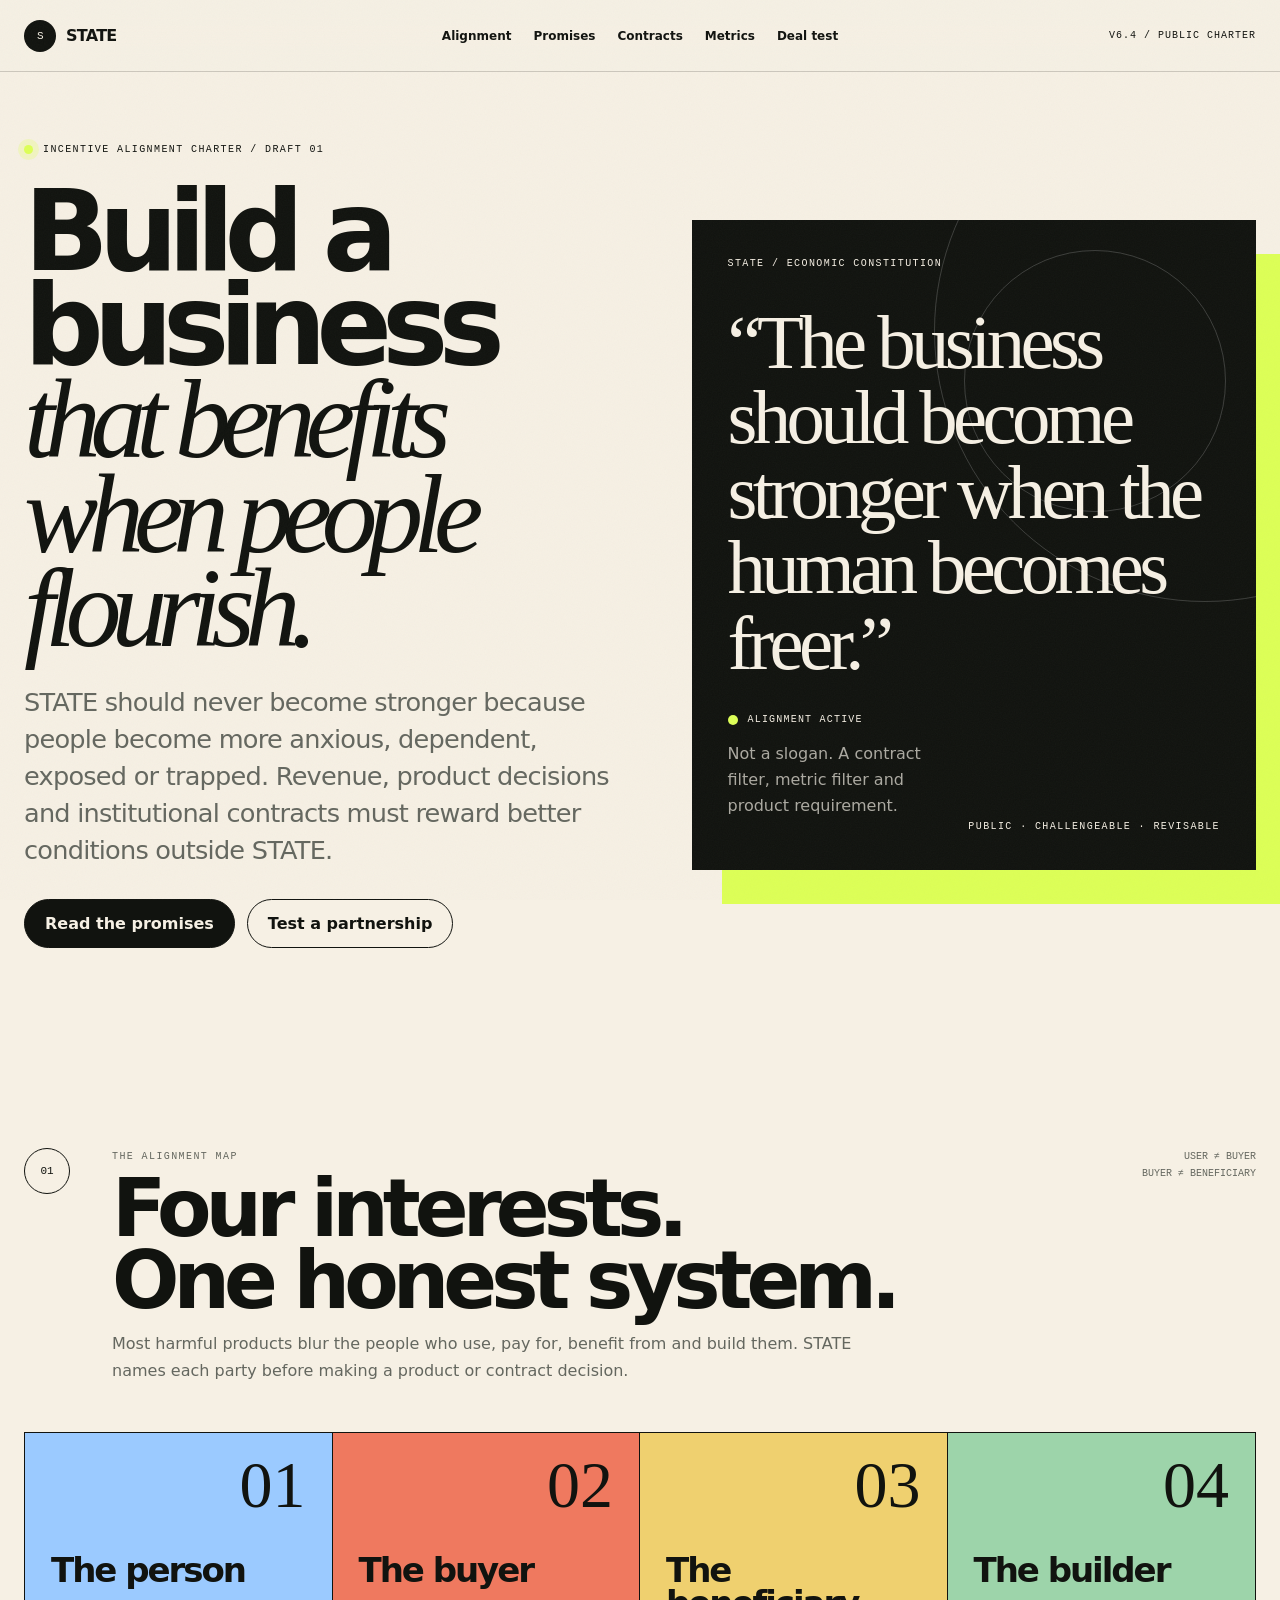
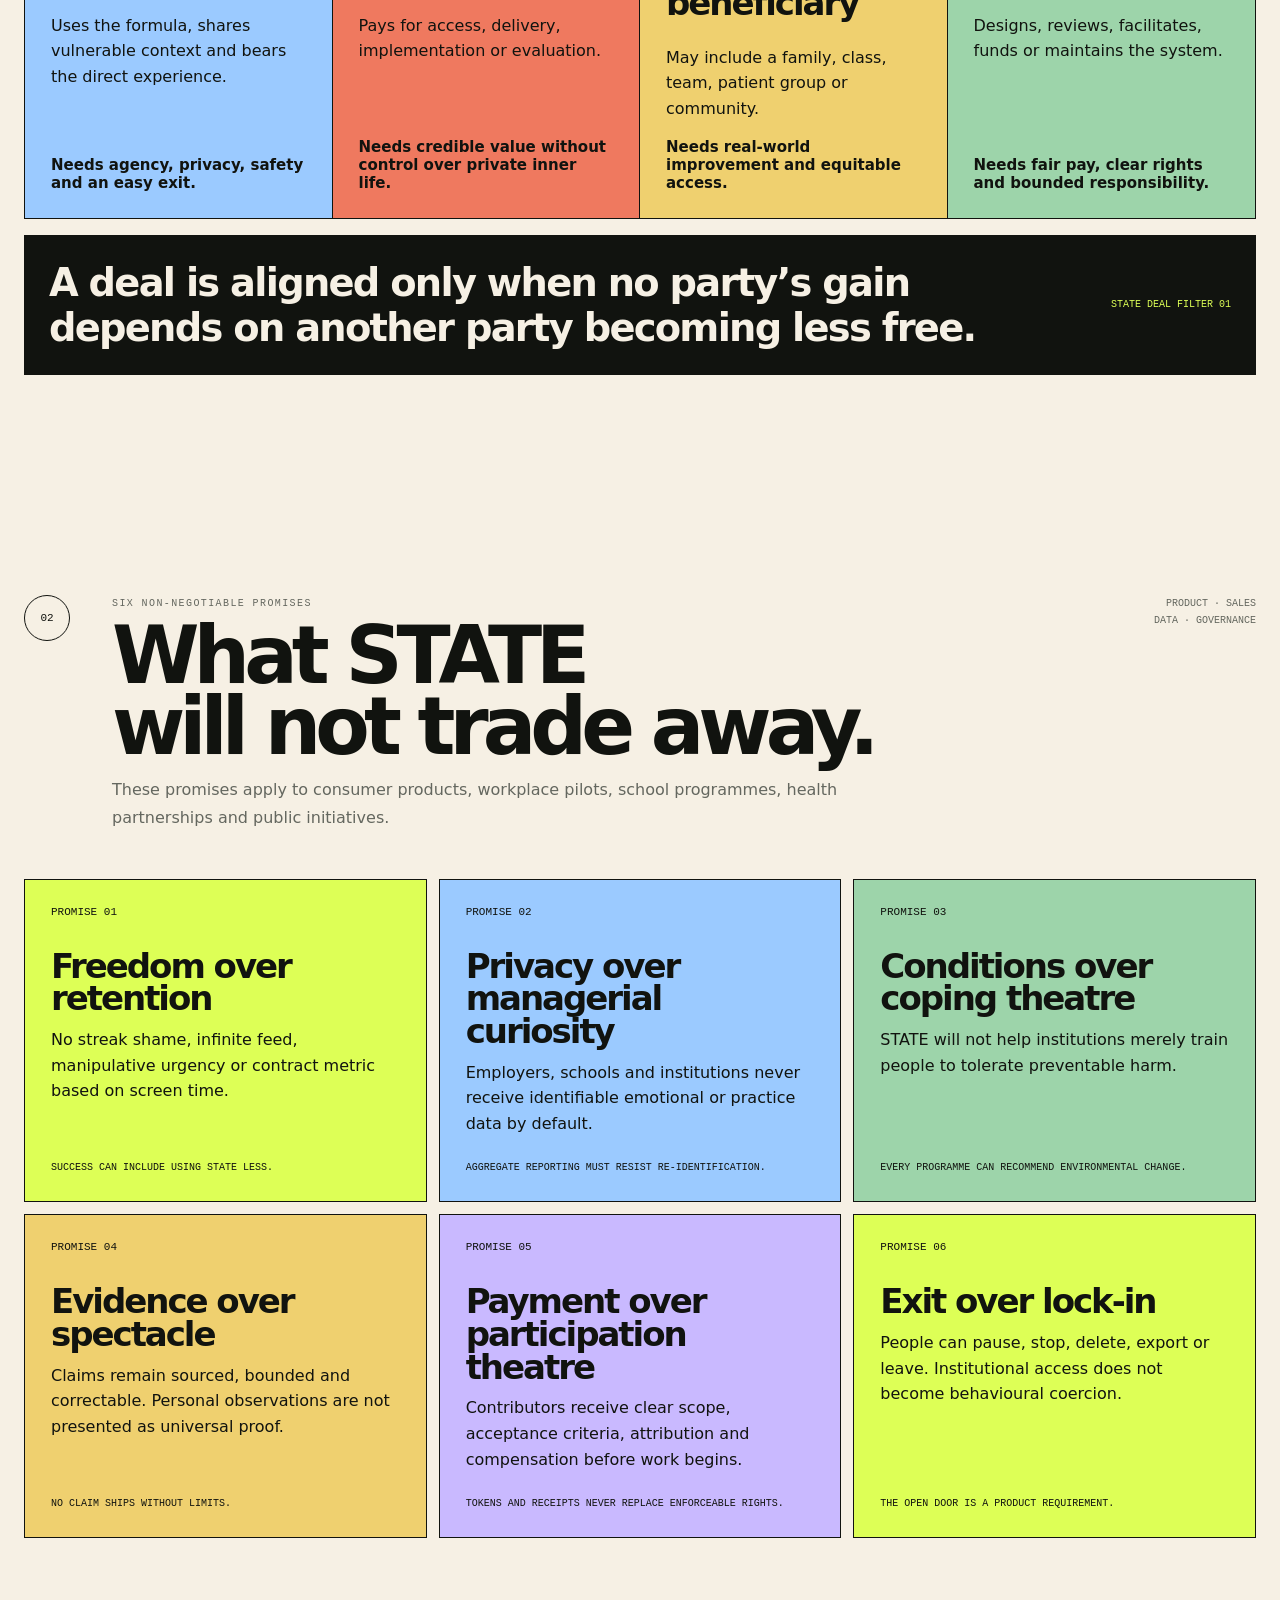
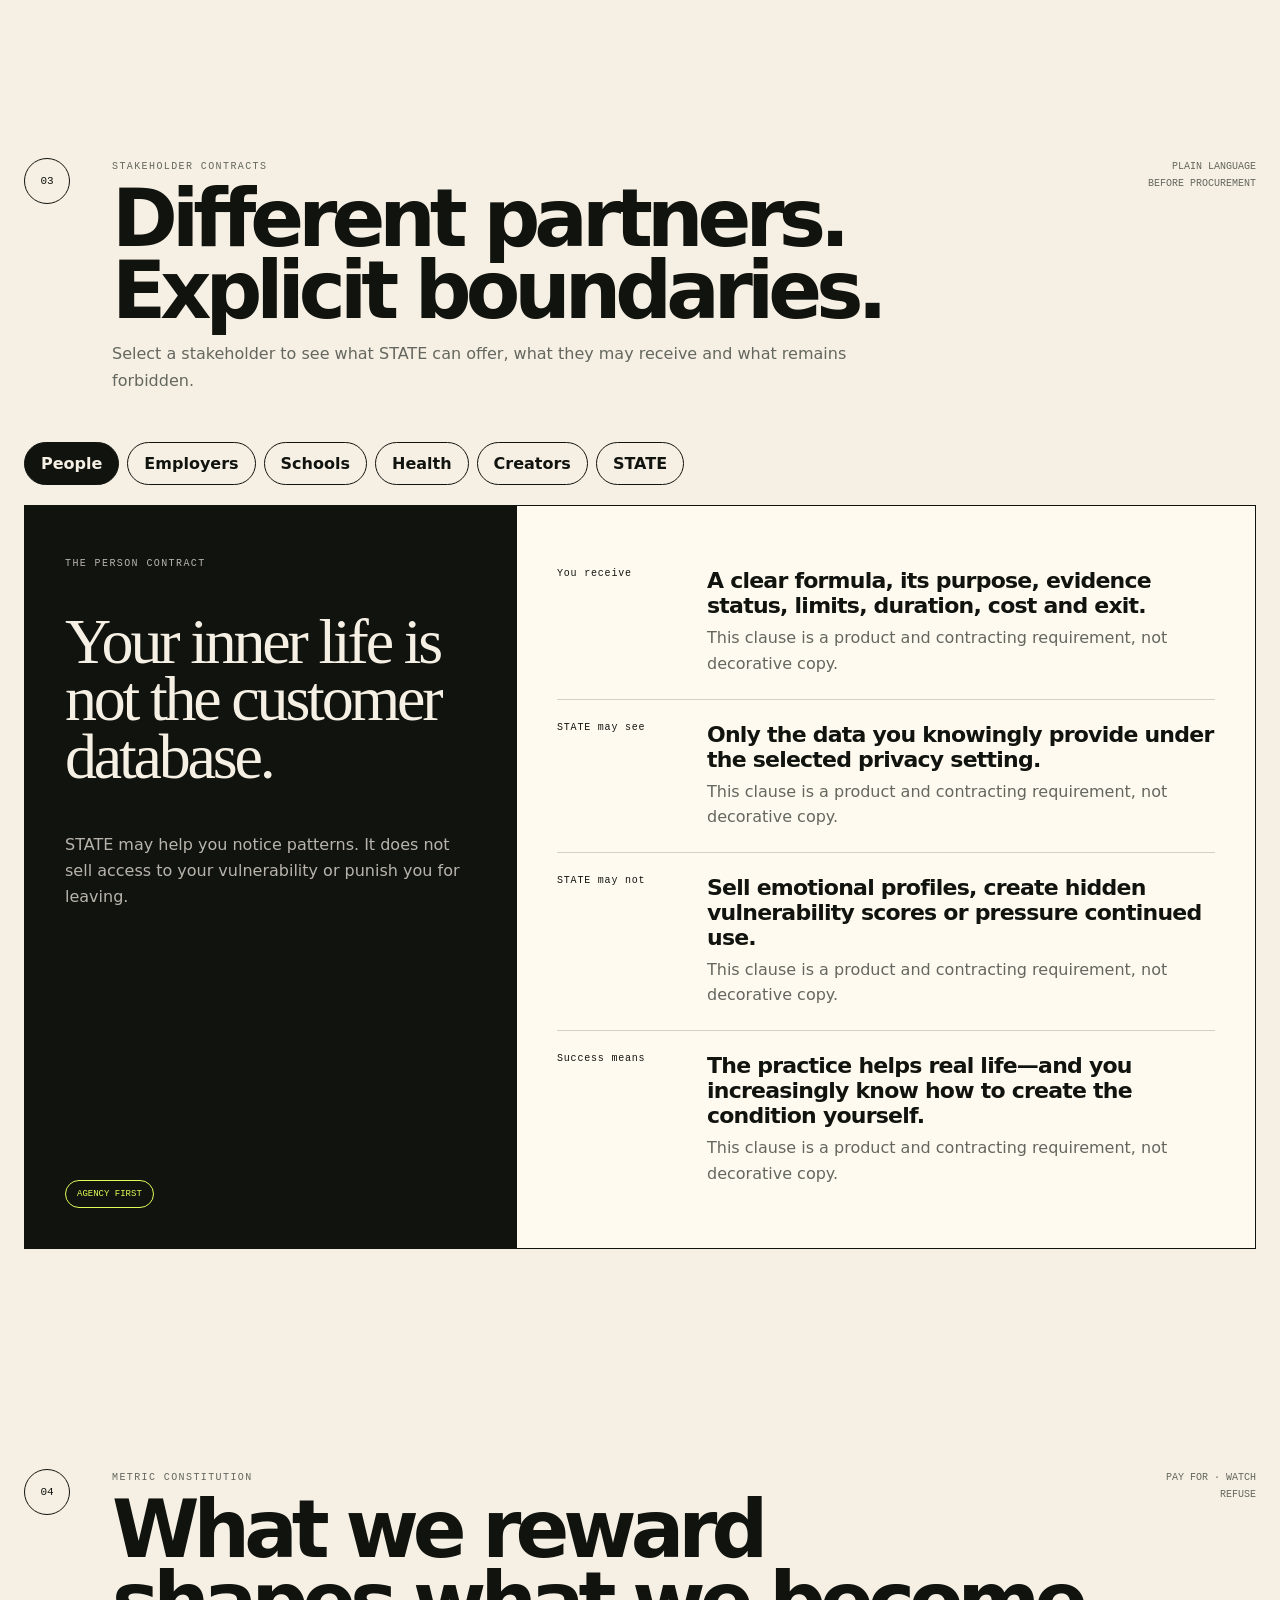
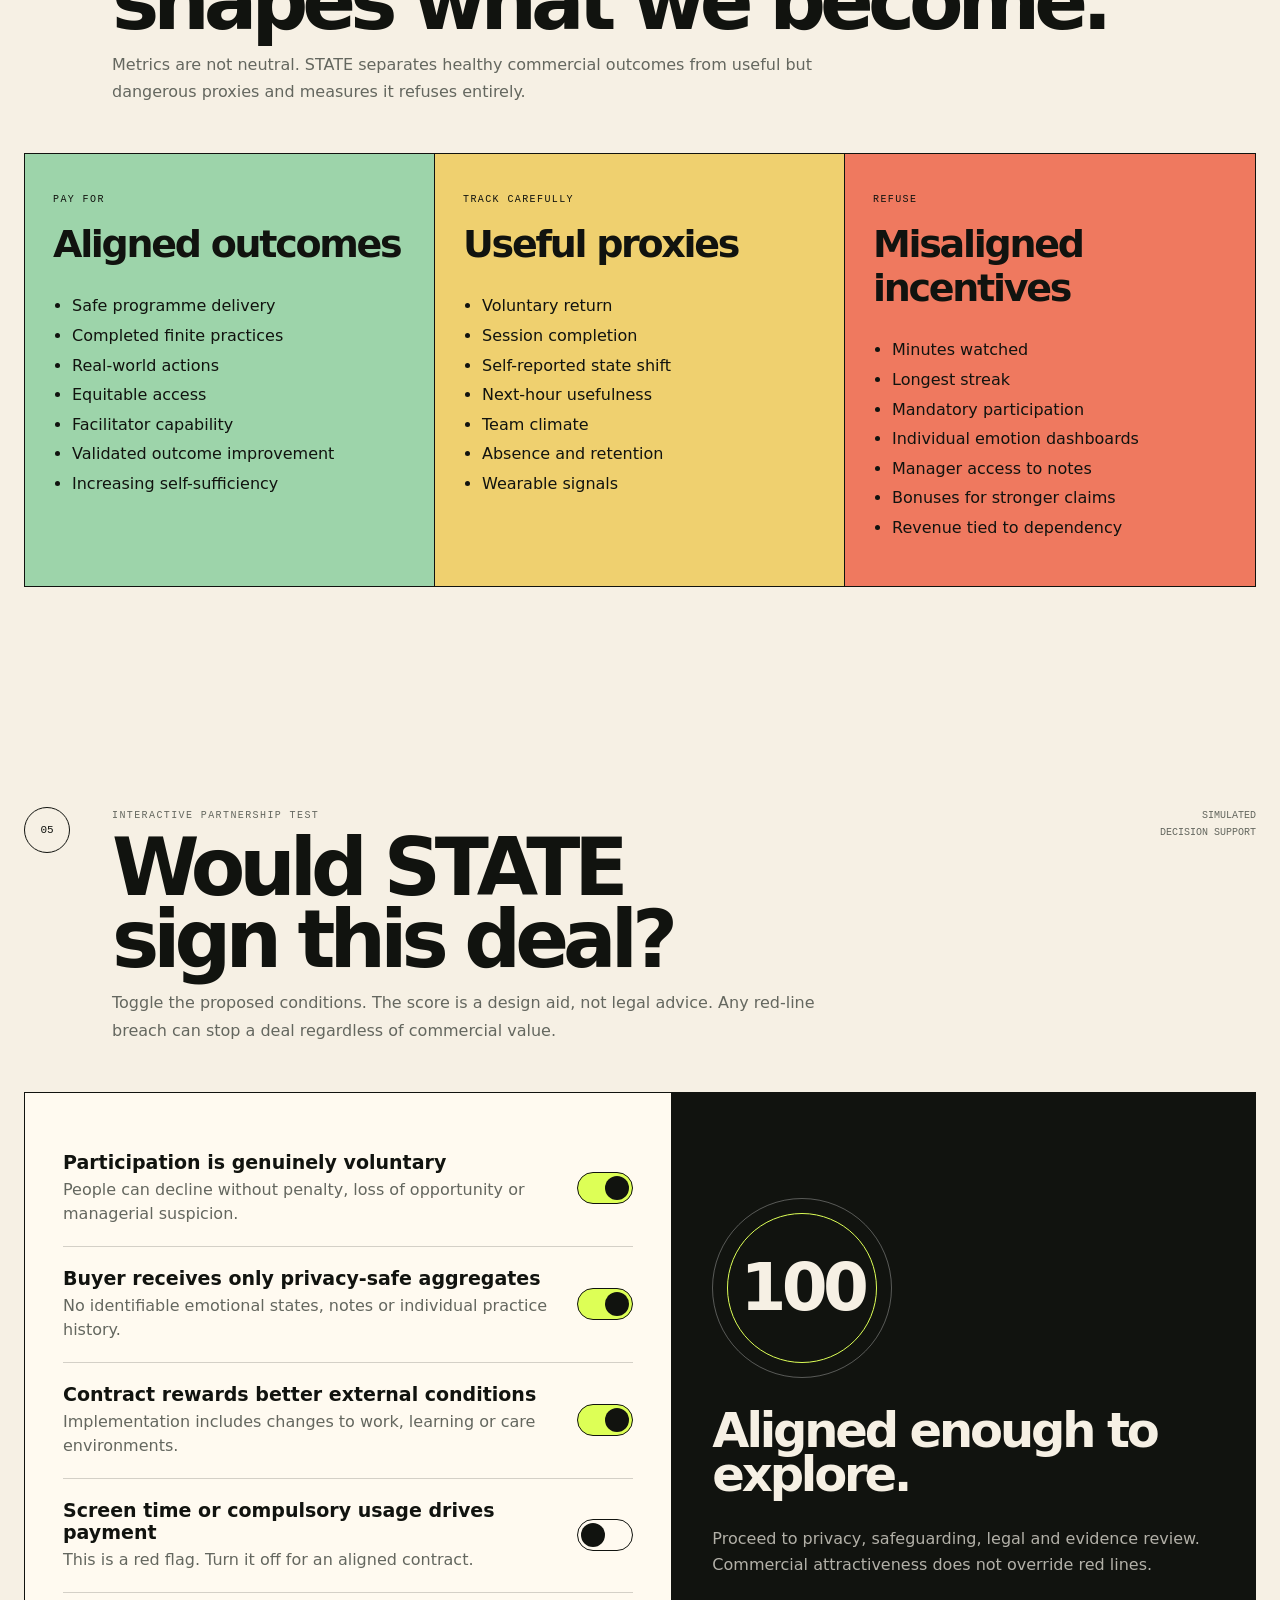
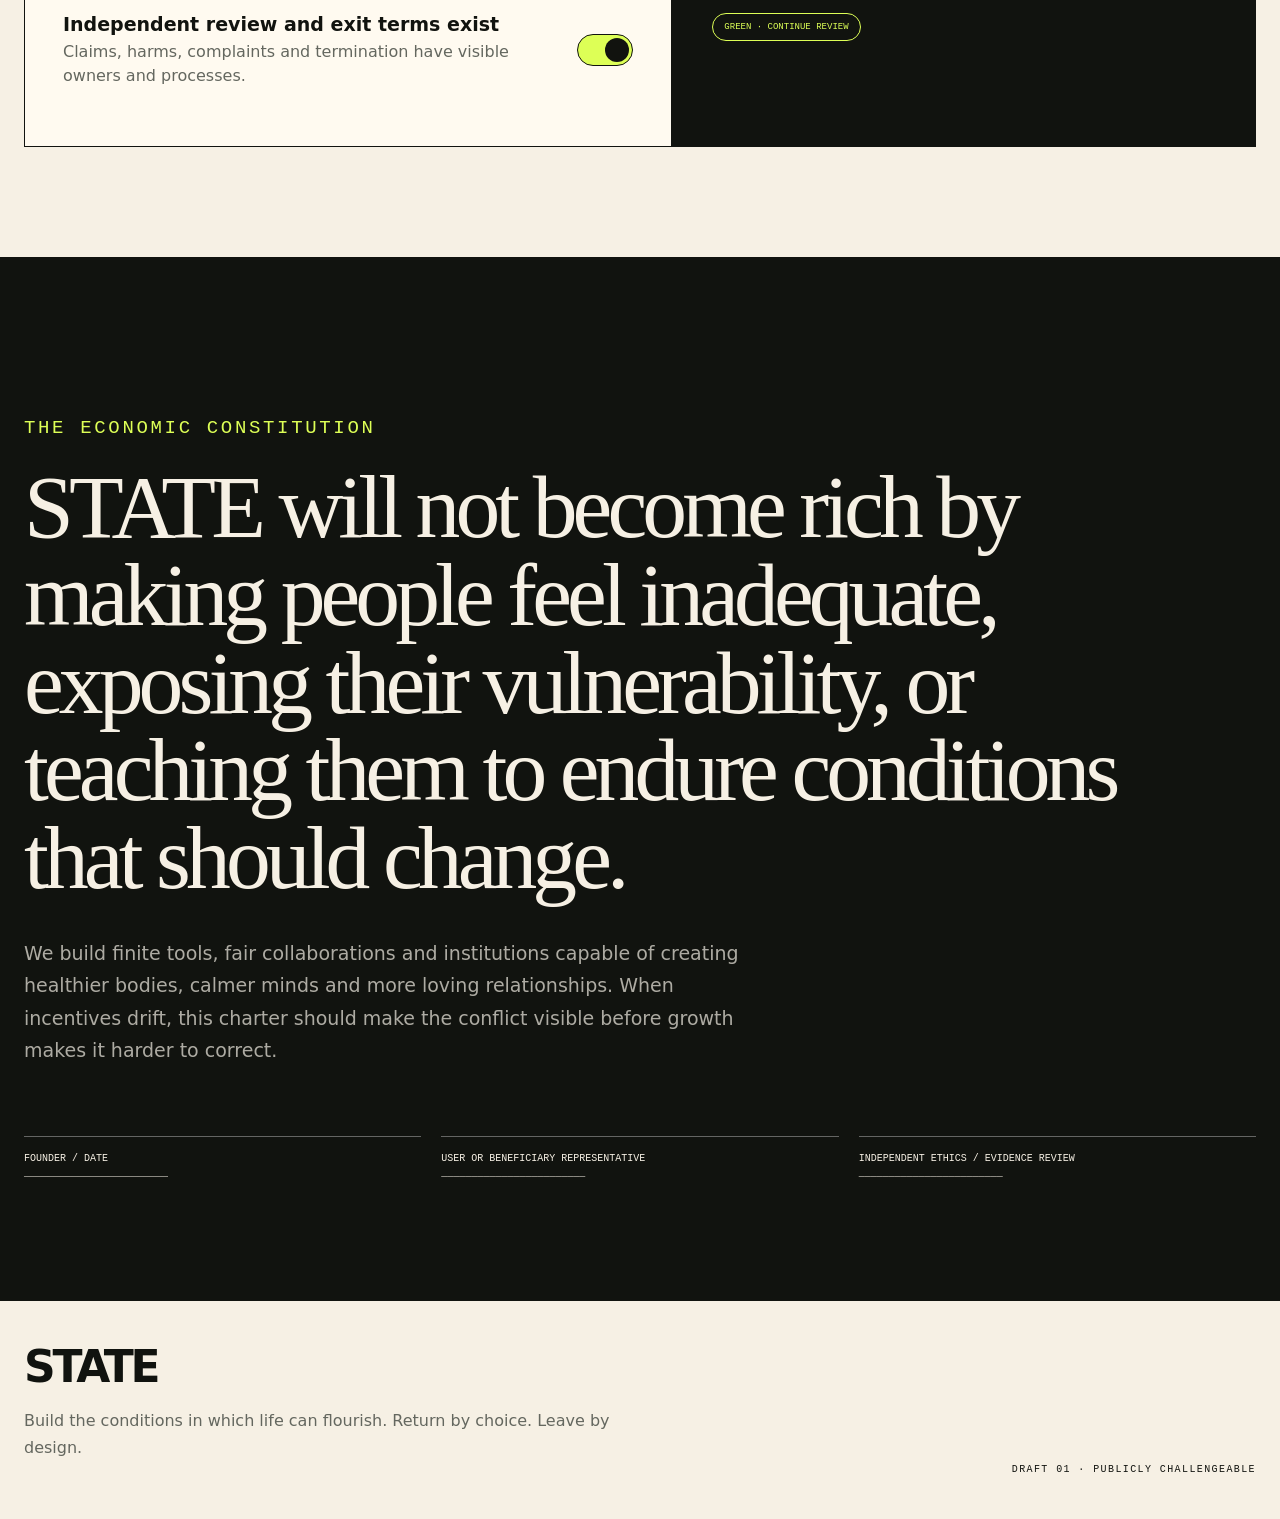
<file: v64/index.html>
<!doctype html>
<html lang="en">
<head>
  <meta charset="utf-8" />
  <meta name="viewport" content="width=device-width, initial-scale=1" />
  <meta name="description" content="STATE V6.4 — Incentive Alignment Charter. The business should become stronger when the human becomes freer." />
  <meta name="theme-color" content="#11130f" />
  <title>STATE V6.4 — Incentive Alignment Charter</title>
  <style>
    :root{
      --ink:#11130f;--paper:#f6f0e4;--bone:#fffaf0;--muted:#64675f;--line:rgba(17,19,15,.18);
      --acid:#ddff56;--body:#ef795f;--mind:#9bcaff;--love:#efd06f;--garden:#9dd4aa;--violet:#c9b9ff;
      --serif:Iowan Old Style,Baskerville,Georgia,serif;--mono:"SFMono-Regular",Consolas,monospace;
    }
    *{box-sizing:border-box}html{scroll-behavior:smooth}body{margin:0;background:var(--paper);color:var(--ink);font-family:Inter,ui-sans-serif,system-ui,-apple-system,"Segoe UI",sans-serif;overflow-x:hidden}a{color:inherit;text-decoration:none}button,input{font:inherit;color:inherit}button{cursor:pointer}.grain{position:fixed;inset:0;pointer-events:none;z-index:999;opacity:.035;background-image:url("data:image/svg+xml,%3Csvg xmlns='http://www.w3.org/2000/svg' width='180' height='180'%3E%3Cfilter id='n'%3E%3CfeTurbulence type='fractalNoise' baseFrequency='.83' numOctaves='3'/%3E%3C/filter%3E%3Crect width='100%25' height='100%25' filter='url(%23n)'/%3E%3C/svg%3E")}.shell{width:min(1420px,calc(100% - 48px));margin:auto}.topbar{height:72px;display:grid;grid-template-columns:1fr auto 1fr;align-items:center;padding:0 24px;position:sticky;top:0;z-index:100;background:rgba(246,240,228,.9);backdrop-filter:blur(20px);border-bottom:1px solid var(--line)}.brand{display:flex;align-items:center;gap:10px;font-weight:900;letter-spacing:-.045em}.mark{width:32px;height:32px;border-radius:50%;display:grid;place-items:center;background:var(--ink);color:var(--paper);font:11px var(--mono)}.topbar nav{display:flex;gap:22px;font-size:12px;font-weight:800}.version{justify-self:end;font:10px var(--mono);letter-spacing:.1em}.hero{min-height:calc(100vh - 72px);display:grid;grid-template-columns:1.02fr .98fr;gap:80px;align-items:center;padding:70px 0 90px}.eyebrow,.kicker,.micro{font:10px/1.5 var(--mono);letter-spacing:.14em;text-transform:uppercase}.eyebrow{display:flex;align-items:center;gap:10px}.eyebrow:before{content:"";width:9px;height:9px;border-radius:50%;background:var(--acid);box-shadow:0 0 0 6px rgba(221,255,86,.25)}h1{font-size:clamp(68px,8.7vw,132px);line-height:.84;letter-spacing:-.09em;margin:28px 0}h1 em{font-family:var(--serif);font-weight:400}.lead{font-size:clamp(20px,2vw,28px);line-height:1.45;letter-spacing:-.03em;color:var(--muted);max-width:760px}.hero-actions{display:flex;gap:12px;flex-wrap:wrap;margin-top:30px}.button{border:1px solid var(--ink);border-radius:999px;padding:14px 20px;background:transparent;font-weight:850}.button.primary{background:var(--ink);color:var(--paper)}.button.acid{background:var(--acid)}.principle-card{background:var(--ink);color:var(--paper);min-height:650px;padding:36px;display:flex;flex-direction:column;position:relative;overflow:hidden;box-shadow:30px 34px 0 var(--acid)}.principle-card:before,.principle-card:after{content:"";position:absolute;border:1px solid rgba(255,255,255,.18);border-radius:50%}.principle-card:before{width:540px;height:540px;right:-220px;top:-160px}.principle-card:after{width:260px;height:260px;right:30px;top:30px}.principle-card blockquote{font:clamp(52px,6vw,92px)/.98 var(--serif);letter-spacing:-.06em;margin:auto 0;position:relative;z-index:2}.principle-card footer{display:grid;grid-template-columns:1fr auto;gap:20px;align-items:end;position:relative;z-index:2}.signal{display:flex;align-items:center;gap:10px;font:10px var(--mono);letter-spacing:.12em}.signal:before{content:"";width:10px;height:10px;border-radius:50%;background:var(--acid);animation:pulse 2.4s ease-in-out infinite}@keyframes pulse{50%{transform:scale(1.6);box-shadow:0 0 0 12px rgba(221,255,86,.09)}}.section{padding:110px 0}.section-head{display:grid;grid-template-columns:64px 1fr auto;gap:24px;align-items:start;margin-bottom:48px}.index{width:46px;height:46px;border:1px solid var(--ink);border-radius:50%;display:grid;place-items:center;font:11px var(--mono)}.section-head h2{font-size:clamp(48px,6.2vw,92px);line-height:.9;letter-spacing:-.075em;margin:8px 0 14px}.section-head p{max-width:760px;color:var(--muted);line-height:1.7;margin:0}.aside{text-align:right;font:10px/1.7 var(--mono);color:var(--muted)}.alignment-grid{display:grid;grid-template-columns:repeat(4,1fr);border:1px solid var(--ink)}.actor{padding:26px;min-height:360px;border-right:1px solid var(--ink);display:flex;flex-direction:column}.actor:last-child{border-right:0}.actor:nth-child(1){background:var(--mind)}.actor:nth-child(2){background:var(--body)}.actor:nth-child(3){background:var(--love)}.actor:nth-child(4){background:var(--garden)}.actor .n{font:66px/.8 var(--serif);margin-left:auto}.actor h3{font-size:34px;line-height:.95;letter-spacing:-.06em;margin:42px 0 10px}.actor p{line-height:1.6}.actor strong{margin-top:auto;font-size:15px}.alignment-line{margin-top:16px;background:var(--ink);color:var(--paper);padding:25px;display:grid;grid-template-columns:1fr auto;gap:20px;align-items:center}.alignment-line b{font-size:clamp(25px,3vw,44px);letter-spacing:-.045em}.alignment-line span{font:10px var(--mono);color:var(--acid)}.promise-grid{display:grid;grid-template-columns:repeat(3,1fr);gap:12px}.promise{border:1px solid var(--ink);padding:26px;background:var(--bone);min-height:280px;display:flex;flex-direction:column}.promise:nth-child(1),.promise:nth-child(6){background:var(--acid)}.promise:nth-child(2){background:var(--mind)}.promise:nth-child(3){background:var(--garden)}.promise:nth-child(4){background:var(--love)}.promise:nth-child(5){background:var(--violet)}.promise .num{font:11px var(--mono)}.promise h3{font-size:34px;line-height:.96;letter-spacing:-.06em;margin:32px 0 12px}.promise p{line-height:1.6;margin:0}.promise .test{margin-top:auto;padding-top:24px;font:10px/1.5 var(--mono);text-transform:uppercase}.stakeholder-tabs{display:flex;gap:8px;flex-wrap:wrap;margin-bottom:20px}.stakeholder-tabs button{border:1px solid var(--ink);background:transparent;border-radius:999px;padding:11px 16px;font-weight:850}.stakeholder-tabs button.active{background:var(--ink);color:var(--paper)}.contract{border:1px solid var(--ink);display:grid;grid-template-columns:.8fr 1.2fr;background:var(--bone)}.contract-side{padding:40px;background:var(--ink);color:var(--paper);min-height:520px;display:flex;flex-direction:column}.contract-side h3{font:clamp(48px,5vw,76px)/.9 var(--serif);letter-spacing:-.05em;margin:30px 0}.contract-side p{color:rgba(255,250,240,.7);line-height:1.65}.contract-side .badge{margin-top:auto;width:max-content;border:1px solid var(--acid);color:var(--acid);border-radius:999px;padding:8px 11px;font:9px var(--mono)}.contract-body{padding:40px}.clause{display:grid;grid-template-columns:130px 1fr;gap:20px;padding:22px 0;border-top:1px solid var(--line)}.clause:first-child{border-top:0}.clause span{font:10px var(--mono);letter-spacing:.08em}.clause b{display:block;font-size:22px;letter-spacing:-.035em;margin-bottom:7px}.clause p{margin:0;color:var(--muted);line-height:1.6}.metric-columns{display:grid;grid-template-columns:repeat(3,1fr);border:1px solid var(--ink)}.metric-col{padding:28px;border-right:1px solid var(--ink);min-height:420px}.metric-col:last-child{border-right:0}.metric-col.good{background:var(--garden)}.metric-col.watch{background:var(--love)}.metric-col.refuse{background:var(--body)}.metric-col h3{font-size:38px;letter-spacing:-.06em;margin:15px 0 25px}.metric-col ul{padding-left:19px;line-height:1.85}.deal-test{display:grid;grid-template-columns:1fr .9fr;border:1px solid var(--ink);background:var(--bone)}.test-controls{padding:38px;border-right:1px solid var(--ink)}.switch-row{display:grid;grid-template-columns:1fr auto;gap:20px;align-items:center;padding:20px 0;border-top:1px solid var(--line)}.switch-row:first-of-type{border-top:0}.switch-row b{display:block;font-size:19px}.switch-row p{margin:5px 0 0;color:var(--muted);line-height:1.5}.switch{width:56px;height:32px;border:1px solid var(--ink);border-radius:999px;background:transparent;padding:3px;position:relative}.switch:after{content:"";display:block;width:24px;height:24px;border-radius:50%;background:var(--ink);transition:.2s}.switch.on{background:var(--acid)}.switch.on:after{transform:translateX(24px)}.test-result{background:var(--ink);color:var(--paper);padding:40px;display:flex;flex-direction:column;justify-content:center}.score-ring{width:180px;height:180px;border-radius:50%;border:1px solid rgba(255,255,255,.3);display:grid;place-items:center;margin-bottom:30px;position:relative}.score-ring:after{content:"";position:absolute;inset:14px;border-radius:50%;border:1px solid var(--acid)}.score-ring strong{font-size:66px;letter-spacing:-.07em}.test-result h3{font-size:48px;line-height:.92;letter-spacing:-.065em;margin:0 0 14px}.test-result p{color:rgba(255,250,240,.68);line-height:1.65}.result-label{display:inline-block;margin-top:18px;width:max-content;border:1px solid var(--acid);color:var(--acid);border-radius:999px;padding:8px 11px;font:9px var(--mono)}.constitution{background:var(--ink);color:var(--paper);padding:120px 0}.constitution blockquote{font:clamp(54px,7vw,105px)/.98 var(--serif);letter-spacing:-.055em;margin:0;max-width:1200px}.constitution p{max-width:720px;color:rgba(255,250,240,.66);font-size:19px;line-height:1.7;margin-top:35px}.signature{margin-top:70px;display:grid;grid-template-columns:repeat(3,1fr);gap:20px}.sig{border-top:1px solid rgba(255,255,255,.35);padding-top:14px;font:10px/1.5 var(--mono)}.footer{padding:40px 0}.footer-grid{display:grid;grid-template-columns:1fr auto;gap:20px;align-items:end}.footer strong{font-size:44px;letter-spacing:-.07em}.footer p{max-width:620px;color:var(--muted);line-height:1.65}.hidden{display:none!important}@media(max-width:1050px){.topbar{grid-template-columns:1fr auto}.topbar nav{display:none}.version{display:none}.hero{grid-template-columns:1fr}.principle-card{min-height:520px}.alignment-grid,.promise-grid,.metric-columns{grid-template-columns:1fr 1fr}.actor{border-bottom:1px solid var(--ink)}.contract,.deal-test{grid-template-columns:1fr}.contract-side,.test-controls{border-right:0}.deal-test .test-controls{border-bottom:1px solid var(--ink)}}@media(max-width:720px){.shell{width:min(100% - 28px,1420px)}.hero{padding-top:45px;gap:35px}h1{font-size:60px}.principle-card{box-shadow:14px 16px 0 var(--acid);padding:24px}.alignment-grid,.promise-grid,.metric-columns,.signature{grid-template-columns:1fr}.actor,.metric-col{border-right:0}.section{padding:78px 0}.section-head{grid-template-columns:48px 1fr}.aside{display:none}.contract-side,.contract-body,.test-controls,.test-result{padding:26px}.clause{grid-template-columns:1fr}.footer-grid{grid-template-columns:1fr}.topbar{padding:0 14px}.switch-row{grid-template-columns:1fr auto}}
    @media(prefers-reduced-motion:reduce){*{scroll-behavior:auto!important;animation:none!important;transition:none!important}}
  </style>
</head>
<body>
<div class="grain"></div>
<header class="topbar">
  <a href="#top" class="brand"><span class="mark">S</span><span>STATE</span></a>
  <nav aria-label="Primary"><a href="#alignment">Alignment</a><a href="#promises">Promises</a><a href="#contracts">Contracts</a><a href="#metrics">Metrics</a><a href="#test">Deal test</a></nav>
  <span class="version">V6.4 / PUBLIC CHARTER</span>
</header>
<main id="top">
  <section class="shell hero">
    <div>
      <div class="eyebrow">INCENTIVE ALIGNMENT CHARTER / DRAFT 01</div>
      <h1>Build a business<br><em>that benefits when people flourish.</em></h1>
      <p class="lead">STATE should never become stronger because people become more anxious, dependent, exposed or trapped. Revenue, product decisions and institutional contracts must reward better conditions outside STATE.</p>
      <div class="hero-actions"><a class="button primary" href="#promises">Read the promises</a><a class="button" href="#test">Test a partnership</a></div>
    </div>
    <article class="principle-card">
      <div class="micro">STATE / ECONOMIC CONSTITUTION</div>
      <blockquote>“The business should become stronger when the human becomes freer.”</blockquote>
      <footer><div><div class="signal">ALIGNMENT ACTIVE</div><p style="color:rgba(255,250,240,.65);line-height:1.6">Not a slogan. A contract filter, metric filter and product requirement.</p></div><span class="micro">PUBLIC · CHALLENGEABLE · REVISABLE</span></footer>
    </article>
  </section>

  <section class="section shell" id="alignment">
    <div class="section-head"><span class="index">01</span><div><p class="kicker">The alignment map</p><h2>Four interests.<br>One honest system.</h2><p>Most harmful products blur the people who use, pay for, benefit from and build them. STATE names each party before making a product or contract decision.</p></div><div class="aside">USER ≠ BUYER<br>BUYER ≠ BENEFICIARY</div></div>
    <div class="alignment-grid">
      <article class="actor"><span class="n">01</span><h3>The person</h3><p>Uses the formula, shares vulnerable context and bears the direct experience.</p><strong>Needs agency, privacy, safety and an easy exit.</strong></article>
      <article class="actor"><span class="n">02</span><h3>The buyer</h3><p>Pays for access, delivery, implementation or evaluation.</p><strong>Needs credible value without control over private inner life.</strong></article>
      <article class="actor"><span class="n">03</span><h3>The beneficiary</h3><p>May include a family, class, team, patient group or community.</p><strong>Needs real-world improvement and equitable access.</strong></article>
      <article class="actor"><span class="n">04</span><h3>The builder</h3><p>Designs, reviews, facilitates, funds or maintains the system.</p><strong>Needs fair pay, clear rights and bounded responsibility.</strong></article>
    </div>
    <div class="alignment-line"><b>A deal is aligned only when no party’s gain depends on another party becoming less free.</b><span>STATE DEAL FILTER 01</span></div>
  </section>

  <section class="section shell" id="promises">
    <div class="section-head"><span class="index">02</span><div><p class="kicker">Six non-negotiable promises</p><h2>What STATE<br>will not trade away.</h2><p>These promises apply to consumer products, workplace pilots, school programmes, health partnerships and public initiatives.</p></div><div class="aside">PRODUCT · SALES<br>DATA · GOVERNANCE</div></div>
    <div class="promise-grid">
      <article class="promise"><span class="num">PROMISE 01</span><h3>Freedom over retention</h3><p>No streak shame, infinite feed, manipulative urgency or contract metric based on screen time.</p><div class="test">Success can include using STATE less.</div></article>
      <article class="promise"><span class="num">PROMISE 02</span><h3>Privacy over managerial curiosity</h3><p>Employers, schools and institutions never receive identifiable emotional or practice data by default.</p><div class="test">Aggregate reporting must resist re-identification.</div></article>
      <article class="promise"><span class="num">PROMISE 03</span><h3>Conditions over coping theatre</h3><p>STATE will not help institutions merely train people to tolerate preventable harm.</p><div class="test">Every programme can recommend environmental change.</div></article>
      <article class="promise"><span class="num">PROMISE 04</span><h3>Evidence over spectacle</h3><p>Claims remain sourced, bounded and correctable. Personal observations are not presented as universal proof.</p><div class="test">No claim ships without limits.</div></article>
      <article class="promise"><span class="num">PROMISE 05</span><h3>Payment over participation theatre</h3><p>Contributors receive clear scope, acceptance criteria, attribution and compensation before work begins.</p><div class="test">Tokens and receipts never replace enforceable rights.</div></article>
      <article class="promise"><span class="num">PROMISE 06</span><h3>Exit over lock-in</h3><p>People can pause, stop, delete, export or leave. Institutional access does not become behavioural coercion.</p><div class="test">The open door is a product requirement.</div></article>
    </div>
  </section>

  <section class="section shell" id="contracts">
    <div class="section-head"><span class="index">03</span><div><p class="kicker">Stakeholder contracts</p><h2>Different partners.<br>Explicit boundaries.</h2><p>Select a stakeholder to see what STATE can offer, what they may receive and what remains forbidden.</p></div><div class="aside">PLAIN LANGUAGE<br>BEFORE PROCUREMENT</div></div>
    <div class="stakeholder-tabs" role="tablist">
      <button class="active" data-stakeholder="users">People</button><button data-stakeholder="employers">Employers</button><button data-stakeholder="schools">Schools</button><button data-stakeholder="health">Health</button><button data-stakeholder="creators">Creators</button><button data-stakeholder="state">STATE</button>
    </div>
    <div class="contract">
      <aside class="contract-side"><p class="kicker" id="contractKicker">THE PERSON CONTRACT</p><h3 id="contractTitle">Your inner life is not the customer database.</h3><p id="contractSummary">STATE may help you notice patterns. It does not sell access to your vulnerability or punish you for leaving.</p><span class="badge" id="contractBadge">AGENCY FIRST</span></aside>
      <div class="contract-body" id="contractBody"></div>
    </div>
  </section>

  <section class="section shell" id="metrics">
    <div class="section-head"><span class="index">04</span><div><p class="kicker">Metric constitution</p><h2>What we reward<br>shapes what we become.</h2><p>Metrics are not neutral. STATE separates healthy commercial outcomes from useful but dangerous proxies and measures it refuses entirely.</p></div><div class="aside">PAY FOR · WATCH<br>REFUSE</div></div>
    <div class="metric-columns">
      <article class="metric-col good"><p class="kicker">Pay for</p><h3>Aligned outcomes</h3><ul><li>Safe programme delivery</li><li>Completed finite practices</li><li>Real-world actions</li><li>Equitable access</li><li>Facilitator capability</li><li>Validated outcome improvement</li><li>Increasing self-sufficiency</li></ul></article>
      <article class="metric-col watch"><p class="kicker">Track carefully</p><h3>Useful proxies</h3><ul><li>Voluntary return</li><li>Session completion</li><li>Self-reported state shift</li><li>Next-hour usefulness</li><li>Team climate</li><li>Absence and retention</li><li>Wearable signals</li></ul></article>
      <article class="metric-col refuse"><p class="kicker">Refuse</p><h3>Misaligned incentives</h3><ul><li>Minutes watched</li><li>Longest streak</li><li>Mandatory participation</li><li>Individual emotion dashboards</li><li>Manager access to notes</li><li>Bonuses for stronger claims</li><li>Revenue tied to dependency</li></ul></article>
    </div>
  </section>

  <section class="section shell" id="test">
    <div class="section-head"><span class="index">05</span><div><p class="kicker">Interactive partnership test</p><h2>Would STATE<br>sign this deal?</h2><p>Toggle the proposed conditions. The score is a design aid, not legal advice. Any red-line breach can stop a deal regardless of commercial value.</p></div><div class="aside">SIMULATED<br>DECISION SUPPORT</div></div>
    <div class="deal-test">
      <div class="test-controls">
        <div class="switch-row"><div><b>Participation is genuinely voluntary</b><p>People can decline without penalty, loss of opportunity or managerial suspicion.</p></div><button class="switch on" aria-pressed="true" data-points="25"></button></div>
        <div class="switch-row"><div><b>Buyer receives only privacy-safe aggregates</b><p>No identifiable emotional states, notes or individual practice history.</p></div><button class="switch on" aria-pressed="true" data-points="25"></button></div>
        <div class="switch-row"><div><b>Contract rewards better external conditions</b><p>Implementation includes changes to work, learning or care environments.</p></div><button class="switch on" aria-pressed="true" data-points="25"></button></div>
        <div class="switch-row"><div><b>Screen time or compulsory usage drives payment</b><p>This is a red flag. Turn it off for an aligned contract.</p></div><button class="switch" aria-pressed="false" data-points="-40" data-redflag="true"></button></div>
        <div class="switch-row"><div><b>Independent review and exit terms exist</b><p>Claims, harms, complaints and termination have visible owners and processes.</p></div><button class="switch on" aria-pressed="true" data-points="25"></button></div>
      </div>
      <aside class="test-result"><div class="score-ring"><strong id="score">100</strong></div><h3 id="resultTitle">Aligned enough to explore.</h3><p id="resultCopy">Proceed to privacy, safeguarding, legal and evidence review. Commercial attractiveness does not override red lines.</p><span class="result-label" id="resultLabel">GREEN · CONTINUE REVIEW</span></aside>
    </div>
  </section>

  <section class="constitution">
    <div class="shell">
      <p class="kicker" style="color:var(--acid)">THE ECONOMIC CONSTITUTION</p>
      <blockquote>STATE will not become rich by making people feel inadequate, exposing their vulnerability, or teaching them to endure conditions that should change.</blockquote>
      <p>We build finite tools, fair collaborations and institutions capable of creating healthier bodies, calmer minds and more loving relationships. When incentives drift, this charter should make the conflict visible before growth makes it harder to correct.</p>
      <div class="signature"><div class="sig">FOUNDER / DATE<br>________________________</div><div class="sig">USER OR BENEFICIARY REPRESENTATIVE<br>________________________</div><div class="sig">INDEPENDENT ETHICS / EVIDENCE REVIEW<br>________________________</div></div>
    </div>
  </section>
</main>
<footer class="footer"><div class="shell footer-grid"><div><strong>STATE</strong><p>Build the conditions in which life can flourish. Return by choice. Leave by design.</p></div><span class="micro">DRAFT 01 · PUBLICLY CHALLENGEABLE</span></div></footer>
<script>
const contracts={
 users:{kicker:'THE PERSON CONTRACT',title:'Your inner life is not the customer database.',summary:'STATE may help you notice patterns. It does not sell access to your vulnerability or punish you for leaving.',badge:'AGENCY FIRST',clauses:[['You receive','A clear formula, its purpose, evidence status, limits, duration, cost and exit.'],['STATE may see','Only the data you knowingly provide under the selected privacy setting.'],['STATE may not','Sell emotional profiles, create hidden vulnerability scores or pressure continued use.'],['Success means','The practice helps real life—and you increasingly know how to create the condition yourself.']]},
 employers:{kicker:'THE EMPLOYER CONTRACT',title:'You can fund access. You cannot purchase inner surveillance.',summary:'Employers may receive programme delivery, aggregate outcomes and recommendations for healthier conditions—not private employee states.',badge:'AGGREGATES ONLY',clauses:[['You receive','Implementation support, participation ranges, privacy-safe aggregate outcomes and organisational recommendations.'],['You do not receive','Names, individual states, notes, formula history or inferred mental-health labels.'],['Participation','Must be voluntary and separated from performance review, promotion and discipline.'],['Shared duty','The programme must consider workload, management, recovery and team conditions—not only individual coping.']]},
 schools:{kicker:'THE SCHOOL CONTRACT',title:'A child is not a wellbeing KPI.',summary:'School use requires age-appropriate design, safeguarding, genuine student voice and strong limits on surveillance.',badge:'SAFEGUARDING REQUIRED',clauses:[['Students receive','Simple practices, understandable privacy choices and a safe way to decline or seek human support.'],['Schools receive','Class- or programme-level learning only when thresholds prevent identification.'],['Schools may not','Grade emotions, compel disclosure or use STATE as behavioural discipline.'],['Shared duty','Teachers, families and students help shape the conditions—not merely the app content.']]},
 health:{kicker:'THE HEALTH PARTNER CONTRACT',title:'Support is not treatment unless the evidence and law say so.',summary:'Health partnerships require clinical review, contraindications, escalation paths and careful separation between prevention, support and treatment.',badge:'CLINICAL BOUNDARIES',clauses:[['Partners receive','Bounded programmes, implementation support, source records and evaluation plans.'],['STATE must show','Evidence strength, limitations, known harms and what was not measured.'],['STATE may not','Imply diagnosis, cure or treatment without the necessary clinical and regulatory basis.'],['Shared duty','Human care, crisis pathways and clinical judgement remain available where needed.']]},
 creators:{kicker:'THE CONTRIBUTOR CONTRACT',title:'Contribution receipts do not replace fair agreements.',summary:'Creators, researchers and facilitators know the scope, acceptance test, payment, attribution and rights before work begins.',badge:'RIGHTS BEFORE TOKENS',clauses:[['You receive','Plain-language scope, milestones, decision owner, compensation and dispute terms.'],['Acceptance','Uses criteria agreed before delivery, with no use of rejected work without permission and payment.'],['Incentives','Reward safety, usefulness, evidence quality and durable craft—not engagement or exaggerated claims.'],['Participation rights','Remain bounded and explicit; symbolic ownership is never marketed as legal ownership.']]},
 state:{kicker:'THE STATE COMPANY CONTRACT',title:'Growth does not excuse a broken incentive.',summary:'STATE must make revenue through useful access, implementation, evaluation and fair products—not dependency or private-data extraction.',badge:'MISSION LOCK',clauses:[['Revenue may come from','Consumer purchases, licences, implementation, training, evaluation and bounded creator partnerships.'],['Revenue may not depend on','Screen time, emotional surveillance, compulsory usage, dark patterns or selling vulnerability.'],['Governance must include','User and beneficiary voice, public corrections, conflict disclosure and independent challenge.'],['When incentives conflict','STATE discloses the conflict, changes the contract or walks away.']]}
};
const tabs=[...document.querySelectorAll('[data-stakeholder]')];
function renderContract(key){const c=contracts[key];document.getElementById('contractKicker').textContent=c.kicker;document.getElementById('contractTitle').textContent=c.title;document.getElementById('contractSummary').textContent=c.summary;document.getElementById('contractBadge').textContent=c.badge;document.getElementById('contractBody').innerHTML=c.clauses.map(([label,title])=>`<div class="clause"><span>${label}</span><div><b>${title}</b><p>This clause is a product and contracting requirement, not decorative copy.</p></div></div>`).join('');tabs.forEach(t=>t.classList.toggle('active',t.dataset.stakeholder===key));}
tabs.forEach(t=>t.addEventListener('click',()=>renderContract(t.dataset.stakeholder)));renderContract('users');
const switches=[...document.querySelectorAll('.switch')];
function updateScore(){let score=0;let red=false;switches.forEach(s=>{if(s.classList.contains('on')){score+=Number(s.dataset.points||0);if(s.dataset.redflag==='true')red=true}});score=Math.max(0,Math.min(100,score));document.getElementById('score').textContent=score;const title=document.getElementById('resultTitle'),copy=document.getElementById('resultCopy'),label=document.getElementById('resultLabel');if(red||score<50){title.textContent='STATE should walk away.';copy.textContent='A red line is active or the incentives are materially misaligned. Redesign the deal before discussing growth.';label.textContent='RED · DO NOT SIGN';label.style.color='#ef795f';label.style.borderColor='#ef795f'}else if(score<85){title.textContent='Promising, but not aligned yet.';copy.textContent='The deal needs stronger privacy, voluntariness, external-condition or accountability clauses.';label.textContent='AMBER · REDESIGN';label.style.color='#efd06f';label.style.borderColor='#efd06f'}else{title.textContent='Aligned enough to explore.';copy.textContent='Proceed to privacy, safeguarding, legal and evidence review. Commercial attractiveness does not override red lines.';label.textContent='GREEN · CONTINUE REVIEW';label.style.color='#ddff56';label.style.borderColor='#ddff56'}}
switches.forEach(s=>s.addEventListener('click',()=>{s.classList.toggle('on');s.setAttribute('aria-pressed',s.classList.contains('on'));updateScore()}));updateScore();
</script>
</body>
</html>
</file>
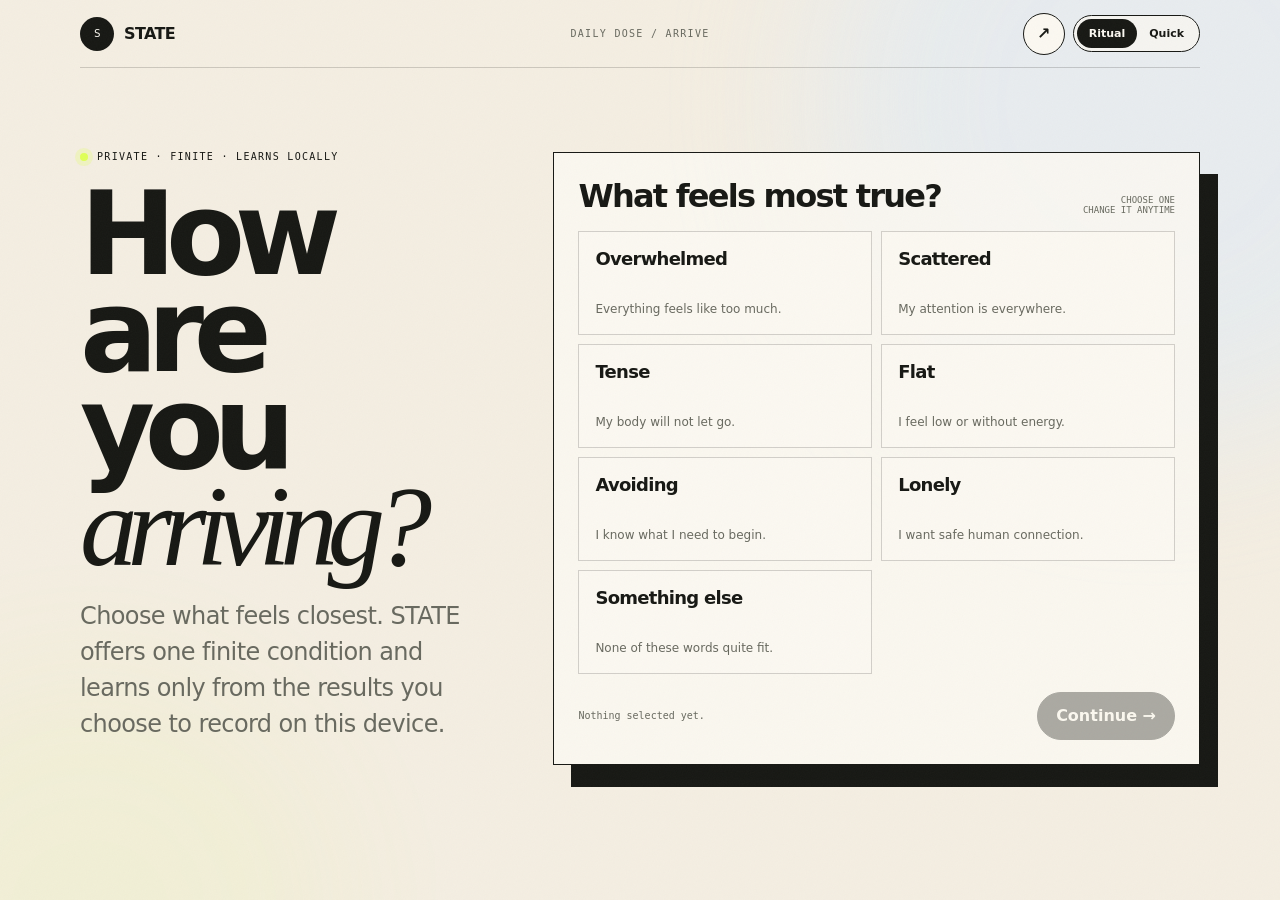
<file: v65/index.html>
<!doctype html>
<html lang="en">
<head>
  <meta charset="utf-8" />
  <meta name="viewport" content="width=device-width, initial-scale=1, viewport-fit=cover" />
  <meta name="description" content="STATE V6.5 — a mobile-first Daily Dose with a private personal learning loop." />
  <meta name="theme-color" content="#f3ede1" />
  <meta name="apple-mobile-web-app-capable" content="yes" />
  <meta name="apple-mobile-web-app-status-bar-style" content="default" />
  <title>STATE V6.5 — Mobile Learning Loop</title>
  <link rel="stylesheet" href="mobile.css" />
</head>
<body>
<div class="grain"></div><div class="ambient"></div>
<div class="shell">
  <header class="topbar">
    <div class="brand"><span class="mark">S</span><span>STATE</span></div>
    <div class="chapter" id="chapter">DAILY DOSE / ARRIVE</div>
    <div class="top-actions">
      <button class="icon-button" id="openPatterns" aria-label="Open your patterns">↗</button>
      <div class="mode-toggle" aria-label="Experience mode"><button type="button" class="active" data-mode="ritual">Ritual</button><button type="button" data-mode="quick">Quick</button></div>
    </div>
  </header>

  <main>
    <section class="screen" id="arrival">
      <div class="arrival-grid">
        <div><div class="eyebrow">PRIVATE · FINITE · LEARNS LOCALLY</div><h1>How are you<br><em>arriving?</em></h1><p class="lead">Choose what feels closest. STATE offers one finite condition and learns only from the results you choose to record on this device.</p></div>
        <div class="selector">
          <div class="selector-head"><h2>What feels most true?</h2><span>CHOOSE ONE<br>CHANGE IT ANYTIME</span></div>
          <div class="state-list" id="stateList">
            <button class="state-card" data-state="overwhelmed"><strong>Overwhelmed</strong><span>Everything feels like too much.</span></button>
            <button class="state-card" data-state="scattered"><strong>Scattered</strong><span>My attention is everywhere.</span></button>
            <button class="state-card" data-state="tense"><strong>Tense</strong><span>My body will not let go.</span></button>
            <button class="state-card" data-state="flat"><strong>Flat</strong><span>I feel low or without energy.</span></button>
            <button class="state-card" data-state="avoidant"><strong>Avoiding</strong><span>I know what I need to begin.</span></button>
            <button class="state-card" data-state="lonely"><strong>Lonely</strong><span>I want safe human connection.</span></button>
            <button class="state-card" data-state="other"><strong>Something else</strong><span>None of these words quite fit.</span></button>
          </div>
          <div class="other-input" id="otherInput"><textarea id="otherText" placeholder="A few private words about what is here…"></textarea></div>
          <div class="selector-actions"><span class="hint" id="selectionHint">Nothing selected yet.</span><button class="button primary" id="continueButton" disabled>Continue →</button></div>
        </div>
      </div>
    </section>

    <section class="screen hidden" id="recognition">
      <div class="recognition-grid"><div class="recognition-copy"><div class="eyebrow">RECOGNITION BEFORE ADVICE</div><h2 id="recognitionTitle">You do not need to solve everything from here.</h2><p id="recognitionText">Let us create a little more space before deciding what comes next.</p><div style="display:flex;gap:10px;flex-wrap:wrap;margin-top:26px"><button class="button" id="backToStates">← Choose again</button><button class="button primary" id="seeCondition">See one condition →</button></div></div><div class="room-scene" aria-hidden="true"><div class="window"></div><div class="light"></div><div class="bench"></div><div class="vessel"><small>STATE / DAILY DOSE</small><b id="sceneName">CALM</b><strong id="sceneNumber">10</strong><span id="sceneUnit">GUIDED EXHALE</span></div></div></div>
    </section>

    <section class="screen hidden" id="recommendation">
      <div class="recommend-grid">
        <div class="recommend-copy"><div class="eyebrow">ONE RECOMMENDED CONDITION</div><h2 id="recommendTitle">Create a little more space.</h2><p id="recommendDescription">A gentle body-first practice using a comfortable longer exhale, sensory orientation and a clear return.</p><button class="button" id="backRecommendation">← Back</button></div>
        <div class="recommend-card">
          <div class="formula-lockup"><strong id="formulaName">CALM</strong><span class="number" id="formulaNumber">10</span></div><div class="formula-unit" id="formulaUnit">GUIDED EXHALE · 10 MINUTES</div>
          <div class="personal-evidence" id="personalEvidence"><span class="label">YOUR EVIDENCE</span><strong>STATE starts at zero.</strong><p>After a few honest sessions, this space can show patterns from your own data—not universal claims.</p></div>
          <div class="dose-options" id="doseOptions"><button class="dose-option active" data-seconds="60"><strong>Quick dose</strong><span>60 seconds</span></button><button class="dose-option" data-seconds="600"><strong>Full dose</strong><span id="fullDoseLabel">10 minutes</span></button></div>
          <div class="before-box"><label for="beforeIntensity"><strong>How intense is this state now?</strong></label><div class="range-row"><input id="beforeIntensity" type="range" min="1" max="10" value="7"><output id="beforeValue">7</output></div></div>
          <details class="science-drawer"><summary>Why this recommendation + limits ↓</summary><div class="science-content"><div class="science-block"><b>Likely mechanism</b><p id="scienceClaim">A comfortable longer exhale may influence breathing pace and cardiac autonomic regulation. Individual comfort matters.</p><a id="scienceSource" href="https://pubmed.ncbi.nlm.nih.gov/36630953/" target="_blank" rel="noreferrer">Source example ↗</a></div><div class="science-block"><b>Personal learning</b><p id="learningLimit">Your past sessions can guide dose length and timing. They do not establish causality or diagnose you.</p></div></div></details>
          <button class="button acid" id="beginDose" style="width:100%;margin-top:18px">Begin 60-second dose →</button>
        </div>
      </div>
    </section>

    <section class="screen hidden" id="return">
      <div class="return-grid"><div class="return-copy"><div class="eyebrow">IMMEDIATE REFLECTION</div><h2>What<br><em>changed now?</em></h2><p>The next-hour question comes later. Right now, record only what you can honestly observe.</p></div><form class="return-card" id="reflectionForm">
        <div class="question"><label for="afterIntensity">How intense is the state now?</label><div class="range-row"><input id="afterIntensity" type="range" min="1" max="10" value="5"><output id="afterValue">5</output></div></div>
        <fieldset class="question" style="border:0;padding:0"><legend>What will you do next?</legend><div class="next-action-grid"><label><input type="radio" name="nextAction" value="work" checked><span>One useful task</span></label><label><input type="radio" name="nextAction" value="rest"><span>Rest or recover</span></label><label><input type="radio" name="nextAction" value="connect"><span>Connect with someone</span></label><label><input type="radio" name="nextAction" value="move"><span>Move or go outside</span></label></div></fieldset>
        <div class="question"><label for="note">What helped or got in the way? <span style="font-weight:400">(optional)</span></label><textarea class="note" id="note" placeholder="Stored only in this browser."></textarea></div>
        <button class="button primary" type="submit" style="width:100%">Save and leave →</button>
      </form></div>
    </section>

    <section class="screen hidden" id="door"><div class="return-grid"><div class="return-copy"><div class="eyebrow">THE OPEN DOOR</div><h2>Take the state<br><em>with you.</em></h2><p id="exitCopy">Choose the next kind action, not the fastest reaction. STATE will ask once, later, whether the next hour actually improved.</p><button class="button acid" id="leaveState">Leave STATE →</button></div><div class="door-stage" aria-hidden="true"><div class="door-floor"></div><div class="open-door"></div></div></div></section>

    <section class="screen hidden" id="patterns">
      <div class="patterns-grid"><div class="patterns-copy"><div class="eyebrow">YOUR CONDITIONS MAP</div><h2>Patterns,<br><em>not verdicts.</em></h2><p>STATE shows only what your own records can support. Small samples remain uncertain. Missing data stays missing.</p><button class="button" id="backFromPatterns">← Back to today</button></div><div class="patterns-card"><div class="metric-grid"><div class="metric"><span>SESSIONS</span><strong id="metricSessions">0</strong><p>Completed or honestly exited.</p></div><div class="metric"><span>FOLLOW-UPS</span><strong id="metricFollowups">0</strong><p>One-hour outcomes recorded.</p></div><div class="metric"><span>IMMEDIATE SHIFT</span><strong id="metricShift">—</strong><p>Average before minus after.</p></div><div class="metric"><span>NEXT-HOUR USEFULNESS</span><strong id="metricHour">—</strong><p>Average personal rating out of 5.</p></div></div><div class="insight-list" id="insightList"></div><div class="data-actions"><button class="button" id="exportData">Export my data</button><button class="button" id="clearData">Delete local data</button></div><p class="micro" style="margin-top:14px;color:var(--muted)">NO CLOUD · NO STREAK · NO DIAGNOSIS</p></div></div>
    </section>
  </main>
</div>

<nav class="bottom-dock" aria-label="Mobile navigation"><button class="active" data-dock="arrival">Today</button><button data-dock="patterns">My patterns</button></nav>

<section class="practice hidden" id="practice" aria-hidden="true" data-phase="inhale">
  <div class="practice-top"><div class="practice-brand"><i>S</i><span id="practiceFormula">CALM 10</span></div><div class="practice-time" id="practiceTime">01:00</div><button class="practice-exit" id="exitPractice">End gently</button></div>
  <div class="practice-main"><div class="practice-core"><div class="orb-wrap"><div class="progress-ring" id="progressRing"></div><div class="orb-ring"></div><div class="orb"></div><div class="phase"><span id="phaseLabel">INHALE</span><strong id="phaseCount">4</strong></div></div><p class="practice-guidance" id="practiceGuidance">Inhale gently. Do not pull in more air than feels easy.</p><p class="practice-sub" id="practiceSub">No holds · nothing to achieve · return to natural breathing if uncomfortable</p><div class="wake-status" id="wakeStatus">SCREEN WAKE: REQUESTING IF AVAILABLE</div></div></div>
  <div class="practice-bottom"><button class="button" id="pauseDose">Pause</button><button class="button acid" id="completeDose">Complete early</button></div>
</section>

<section class="followup hidden" id="followup" aria-hidden="true"><form class="followup-card" id="followupForm"><div class="micro">ONE HOUR LATER · PRIVATE FOLLOW-UP</div><h2>Did this improve your actual life?</h2><p id="followupContext">Earlier you used CALM 10. Rate the next hour, not the beauty of the exercise.</p><fieldset class="question" style="border:0;padding:0"><legend>Next-hour usefulness</legend><div class="score-row"><label><input type="radio" name="hourScore" value="1"><span>1</span></label><label><input type="radio" name="hourScore" value="2"><span>2</span></label><label><input type="radio" name="hourScore" value="3" checked><span>3</span></label><label><input type="radio" name="hourScore" value="4"><span>4</span></label><label><input type="radio" name="hourScore" value="5"><span>5</span></label></div></fieldset><div class="question"><label for="followupNote">What happened? <span style="font-weight:400">(optional)</span></label><textarea class="note" id="followupNote" placeholder="A useful action, connection, rest—or no meaningful change."></textarea></div><div class="followup-actions"><button type="button" class="button" id="dismissFollowup">Not now</button><button type="submit" class="button primary">Save honest result</button></div></form></section>

<section class="final hidden" id="final"><div><span class="mark" style="margin:auto;background:var(--acid);color:var(--ink)">S</span><div class="micro" style="margin-top:24px">STATE HAS ENDED</div><h2>Go use<br>the hour.</h2><p>Close this tab. STATE will learn only if you choose to answer later.</p><button class="button" style="border-color:#f8f4ea;color:#f8f4ea;margin-top:18px" onclick="location.reload()">Return later</button></div></section>
<div class="toast" id="toast"></div>

<script src="data.js"></script>
<script src="app.js"></script>
</body>
</html>
</file>
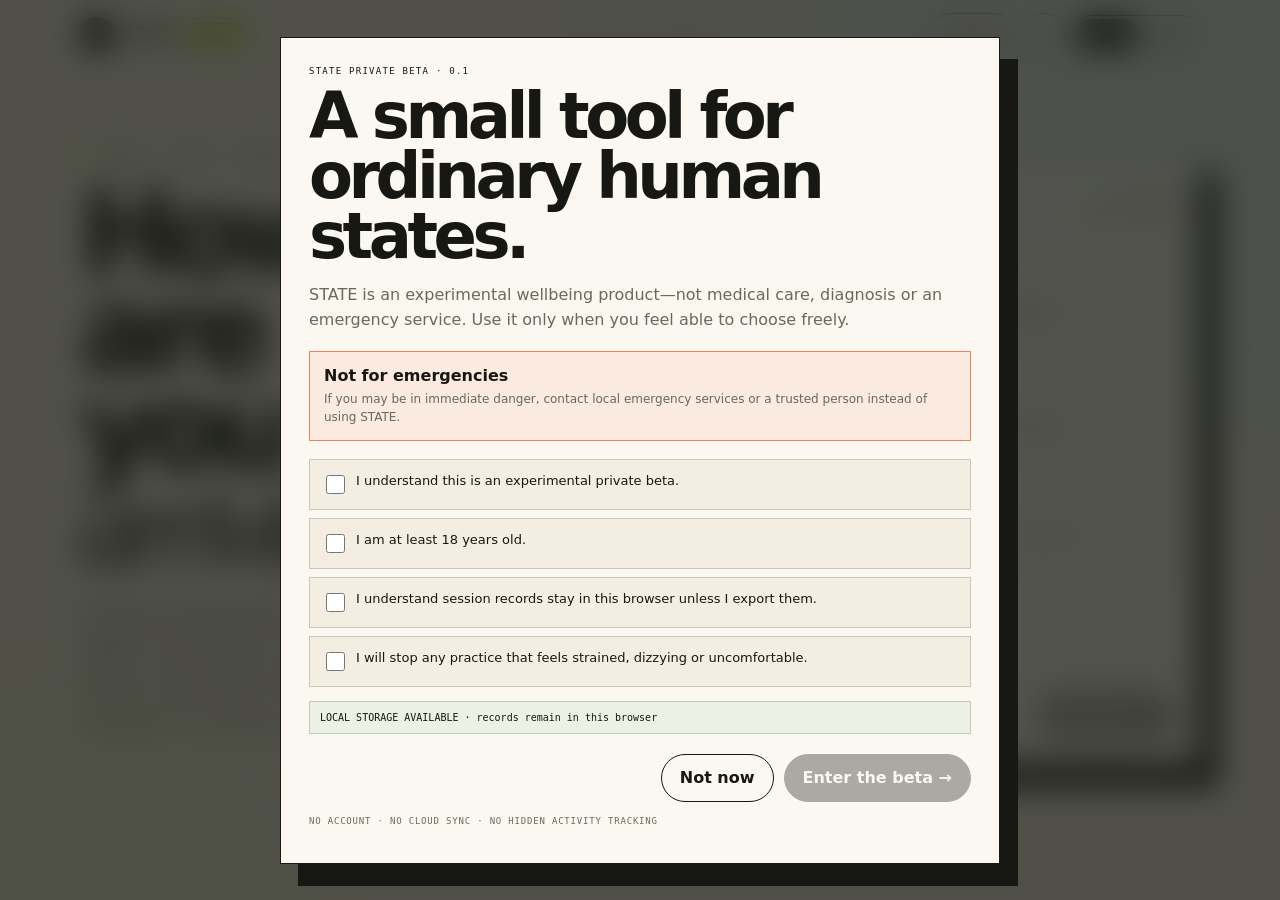
<file: v651/index.html>
<!doctype html>
<html lang="en">
<head>
  <meta charset="utf-8" />
  <meta name="viewport" content="width=device-width, initial-scale=1, viewport-fit=cover" />
  <meta name="description" content="STATE V6.5.1 Private Beta — mobile-first Daily Dose with safety, recovery and private feedback." />
  <meta name="theme-color" content="#f3ede1" />
  <meta name="apple-mobile-web-app-capable" content="yes" />
  <meta name="apple-mobile-web-app-status-bar-style" content="default" />
  <title>STATE Private Beta 0.1 — Build 6.5.1</title>
  <link rel="stylesheet" href="beta.css" />
</head>
<body>
<div class="grain"></div><div class="ambient"></div>
<div class="shell">
  <header class="topbar">
    <div class="brand"><span class="mark">S</span><span>STATE</span><button class="build-chip" id="buildChip" type="button" aria-label="STATE private beta build information">BETA 0.1</button></div>
    <div class="chapter" id="chapter">DAILY DOSE / ARRIVE</div>
    <div class="top-actions">
      <button class="feedback-button" id="openFeedback" type="button" aria-label="Share beta feedback">Feedback</button><button class="icon-button" id="openPatterns" aria-label="Open your patterns">↗</button>
      <div class="mode-toggle" aria-label="Experience mode"><button type="button" class="active" data-mode="ritual">Ritual</button><button type="button" data-mode="quick">Quick</button></div>
    </div>
  </header>

  <main>
    <section class="screen" id="arrival">
      <div class="arrival-grid">
        <div><div class="beta-nudge hidden" id="feedbackNudge"><div><b>Three real sessions.</b><span>Your honest feedback would help now.</span></div><button type="button" id="nudgeFeedback">Share feedback</button><button type="button" id="dismissNudge" aria-label="Dismiss feedback prompt">×</button></div><div class="eyebrow">PRIVATE · FINITE · LEARNS LOCALLY</div><h1>How are you<br><em>arriving?</em></h1><p class="lead">Choose what feels closest. STATE offers one finite condition and learns only from the results you choose to record on this device.</p></div>
        <div class="selector">
          <div class="selector-head"><h2>What feels most true?</h2><span>CHOOSE ONE<br>CHANGE IT ANYTIME</span></div>
          <div class="state-list" id="stateList">
            <button class="state-card" data-state="overwhelmed"><strong>Overwhelmed</strong><span>Everything feels like too much.</span></button>
            <button class="state-card" data-state="scattered"><strong>Scattered</strong><span>My attention is everywhere.</span></button>
            <button class="state-card" data-state="tense"><strong>Tense</strong><span>My body will not let go.</span></button>
            <button class="state-card" data-state="flat"><strong>Flat</strong><span>I feel low or without energy.</span></button>
            <button class="state-card" data-state="avoidant"><strong>Avoiding</strong><span>I know what I need to begin.</span></button>
            <button class="state-card" data-state="lonely"><strong>Lonely</strong><span>I want safe human connection.</span></button>
            <button class="state-card" data-state="other"><strong>Something else</strong><span>None of these words quite fit.</span></button>
          </div>
          <div class="other-input" id="otherInput"><textarea id="otherText" placeholder="A few private words about what is here…"></textarea></div>
          <div class="selector-actions"><span class="hint" id="selectionHint">Nothing selected yet.</span><button class="button primary" id="continueButton" disabled>Continue →</button></div>
        </div>
      </div>
    </section>

    <section class="screen hidden" id="recognition">
      <div class="recognition-grid"><div class="recognition-copy"><div class="eyebrow">RECOGNITION BEFORE ADVICE</div><h2 id="recognitionTitle">You do not need to solve everything from here.</h2><p id="recognitionText">Let us create a little more space before deciding what comes next.</p><div style="display:flex;gap:10px;flex-wrap:wrap;margin-top:26px"><button class="button" id="backToStates">← Choose again</button><button class="button primary" id="seeCondition">See one condition →</button></div></div><div class="room-scene" aria-hidden="true"><div class="window"></div><div class="light"></div><div class="bench"></div><div class="vessel"><small>STATE / DAILY DOSE</small><b id="sceneName">CALM</b><strong id="sceneNumber">10</strong><span id="sceneUnit">GUIDED EXHALE</span></div></div></div>
    </section>

    <section class="screen hidden" id="recommendation">
      <div class="recommend-grid">
        <div class="recommend-copy"><div class="eyebrow">ONE RECOMMENDED CONDITION</div><h2 id="recommendTitle">Create a little more space.</h2><p id="recommendDescription">A gentle body-first practice using a comfortable longer exhale, sensory orientation and a clear return.</p><button class="button" id="backRecommendation">← Back</button></div>
        <div class="recommend-card">
          <div class="formula-lockup"><strong id="formulaName">CALM</strong><span class="number" id="formulaNumber">10</span></div><div class="formula-unit" id="formulaUnit">GUIDED EXHALE · 10 MINUTES</div>
          <div class="personal-evidence" id="personalEvidence"><span class="label">YOUR EVIDENCE</span><strong>STATE starts at zero.</strong><p>After a few honest sessions, this space can show patterns from your own data—not universal claims.</p></div>
          <div class="dose-options" id="doseOptions"><button class="dose-option active" data-seconds="60"><strong>Quick dose</strong><span>60 seconds</span></button><button class="dose-option" data-seconds="600"><strong>Full dose</strong><span id="fullDoseLabel">10 minutes</span></button></div>
          <div class="before-box"><label for="beforeIntensity"><strong>How intense is this state now?</strong></label><div class="range-row"><input id="beforeIntensity" type="range" min="1" max="10" value="7"><output id="beforeValue">7</output></div></div>
          <details class="science-drawer"><summary>Why this recommendation + limits ↓</summary><div class="science-content"><div class="science-block"><b>Likely mechanism</b><p id="scienceClaim">A comfortable longer exhale may influence breathing pace and cardiac autonomic regulation. Individual comfort matters.</p><a id="scienceSource" href="https://pubmed.ncbi.nlm.nih.gov/36630953/" target="_blank" rel="noreferrer">Source example ↗</a></div><div class="science-block"><b>Personal learning</b><p id="learningLimit">Your past sessions can guide dose length and timing. They do not establish causality or diagnose you.</p></div></div></details>
          <button class="button acid" id="beginDose" style="width:100%;margin-top:18px">Begin 60-second dose →</button>
        </div>
      </div>
    </section>

    <section class="screen hidden" id="return">
      <div class="return-grid"><div class="return-copy"><div class="eyebrow">IMMEDIATE REFLECTION</div><h2>What<br><em>changed now?</em></h2><p>The next-hour question comes later. Right now, record only what you can honestly observe.</p></div><form class="return-card" id="reflectionForm">
        <div class="question"><label for="afterIntensity">How intense is the state now?</label><div class="range-row"><input id="afterIntensity" type="range" min="1" max="10" value="5"><output id="afterValue">5</output></div><p class="shift-feedback" id="shiftFeedback">A small shift is enough. No shift is also useful information.</p></div>
        <fieldset class="question" style="border:0;padding:0"><legend>What will you do next?</legend><div class="next-action-grid"><label><input type="radio" name="nextAction" value="work" checked><span>One useful task</span></label><label><input type="radio" name="nextAction" value="rest"><span>Rest or recover</span></label><label><input type="radio" name="nextAction" value="connect"><span>Connect with someone</span></label><label><input type="radio" name="nextAction" value="move"><span>Move or go outside</span></label></div></fieldset>
        <div class="question"><label for="note">What helped or got in the way? <span style="font-weight:400">(optional)</span></label><textarea class="note" id="note" placeholder="Stored only in this browser."></textarea></div>
        <button class="button primary" type="submit" style="width:100%">Save and leave →</button>
      </form></div>
    </section>

    <section class="screen hidden" id="door"><div class="return-grid"><div class="return-copy"><div class="eyebrow">THE OPEN DOOR</div><h2>Take the state<br><em>with you.</em></h2><p id="exitCopy">Choose the next kind action, not the fastest reaction. STATE will ask once, later, whether the next hour actually improved.</p><div class="door-actions"><button class="button acid" id="leaveState">Leave STATE →</button><button class="button" id="doorFeedback" type="button">Share beta feedback</button></div></div><div class="door-stage" aria-hidden="true"><div class="door-floor"></div><div class="open-door"></div></div></div></section>

    <section class="screen hidden" id="patterns">
      <div class="patterns-grid"><div class="patterns-copy"><div class="eyebrow">YOUR CONDITIONS MAP</div><h2>Patterns,<br><em>not verdicts.</em></h2><p>STATE shows only what your own records can support. Small samples remain uncertain. Missing data stays missing.</p><button class="button" id="backFromPatterns">← Back to today</button></div><div class="patterns-card"><div class="metric-grid"><div class="metric"><span>SESSIONS</span><strong id="metricSessions">0</strong><p>Completed or honestly exited.</p></div><div class="metric"><span>FOLLOW-UPS</span><strong id="metricFollowups">0</strong><p>One-hour outcomes recorded.</p></div><div class="metric"><span>IMMEDIATE SHIFT</span><strong id="metricShift">—</strong><p>Average before minus after.</p></div><div class="metric"><span>NEXT-HOUR USEFULNESS</span><strong id="metricHour">—</strong><p>Average personal rating out of 5.</p></div></div><div class="insight-list" id="insightList"></div><div class="data-actions"><button class="button" id="exportData">Export my data</button><button class="button" id="clearData">Delete local data</button></div><p class="micro" style="margin-top:14px;color:var(--muted)">NO CLOUD · NO STREAK · NO DIAGNOSIS</p><p class="build-line">STATE PRIVATE BETA · BUILD 6.5.1</p></div></div>
    </section>
  </main>
</div>

<nav class="bottom-dock" aria-label="Mobile navigation"><button class="active" data-dock="arrival">Today</button><button data-dock="patterns">My patterns</button></nav>

<section class="practice hidden" id="practice" aria-hidden="true" data-phase="inhale">
  <div class="practice-top"><div class="practice-brand"><i>S</i><span id="practiceFormula">CALM 10</span></div><div class="practice-time" id="practiceTime">01:00</div><button class="practice-exit" id="exitPractice">End gently</button></div>
  <div class="practice-main"><div class="practice-core"><div class="orb-wrap"><div class="progress-ring" id="progressRing"></div><div class="orb-ring"></div><div class="orb"></div><div class="phase"><span id="phaseLabel">INHALE</span><strong id="phaseCount">4</strong></div></div><p class="practice-guidance" id="practiceGuidance">Inhale gently. Do not pull in more air than feels easy.</p><p class="practice-sub" id="practiceSub">No holds · nothing to achieve · return to natural breathing if uncomfortable</p><div class="wake-status" id="wakeStatus">SCREEN WAKE: REQUESTING IF AVAILABLE</div><p class="practice-safety">Return to natural breathing at any time. Stop if you feel dizzy, strained or uncomfortable.</p></div></div>
  <div class="practice-bottom"><button class="button" id="pauseDose">Pause</button><button class="button acid" id="completeDose">Complete early</button></div>
</section>

<section class="modal-layer hidden" id="onboarding" role="dialog" aria-modal="true" aria-labelledby="onboardingTitle">
  <article class="onboarding-card">
    <div class="modal-kicker">STATE PRIVATE BETA · 0.1</div>
    <h2 id="onboardingTitle">A small tool for ordinary human states.</h2>
    <p>STATE is an experimental wellbeing product—not medical care, diagnosis or an emergency service. Use it only when you feel able to choose freely.</p>
    <div class="boundary-card"><b>Not for emergencies</b><span>If you may be in immediate danger, contact local emergency services or a trusted person instead of using STATE.</span></div>
    <div class="consent-list">
      <label><input type="checkbox" data-consent><span>I understand this is an experimental private beta.</span></label>
      <label><input type="checkbox" data-consent><span>I am at least 18 years old.</span></label>
      <label><input type="checkbox" data-consent><span>I understand session records stay in this browser unless I export them.</span></label>
      <label><input type="checkbox" data-consent><span>I will stop any practice that feels strained, dizzying or uncomfortable.</span></label>
    </div>
    <div class="storage-check" id="storageCheck">Checking local storage…</div>
    <div class="modal-actions"><button class="button" id="declineBeta" type="button">Not now</button><button class="button primary" id="startBeta" type="button" disabled>Enter the beta →</button></div>
    <p class="modal-foot">No account · no cloud sync · no hidden activity tracking</p>
  </article>
</section>

<section class="modal-layer hidden" id="recovery" role="dialog" aria-modal="true" aria-labelledby="recoveryTitle">
  <article class="recovery-card">
    <div class="modal-kicker">SESSION RECOVERY</div>
    <h2 id="recoveryTitle">A dose was left unfinished.</h2>
    <p id="recoveryCopy">Choose what feels honest. Nothing is lost by stopping.</p>
    <div class="recovery-summary" id="recoverySummary"></div>
    <div class="recovery-actions"><button class="button primary" id="resumeRecovery" type="button">Resume</button><button class="button" id="reflectRecovery" type="button">End gently and reflect</button><button class="text-action" id="discardRecovery" type="button">Discard this session</button></div>
  </article>
</section>

<section class="modal-layer hidden" id="feedbackModal" role="dialog" aria-modal="true" aria-labelledby="feedbackTitle">
  <form class="feedback-card" id="feedbackForm">
    <button class="modal-close" id="closeFeedback" type="button" aria-label="Close feedback">×</button>
    <div class="modal-kicker">PRIVATE BETA FEEDBACK</div>
    <h2 id="feedbackTitle">Help us make STATE genuinely useful.</h2>
    <p>This form creates a message on your device. Nothing is sent until you choose how to share it.</p>
    <div class="feedback-grid">
      <label><span>What are you reporting?</span><select id="feedbackType"><option>Experience feedback</option><option>Confusing interaction</option><option>Technical problem</option><option>Safety or discomfort</option><option>Idea</option></select></label>
      <label><span>Was it obvious what to do?</span><select id="feedbackClarity"><option value="5">5 — completely clear</option><option value="4">4</option><option value="3" selected>3</option><option value="2">2</option><option value="1">1 — not clear</option></select></label>
      <label><span>Would you open STATE again voluntarily?</span><select id="feedbackReturn"><option>Yes</option><option selected>Unsure</option><option>No</option></select></label>
      <label class="wide"><span>What happened?</span><textarea id="feedbackText" required placeholder="What felt useful, confusing, uncomfortable or missing?"></textarea></label>
      <label class="diagnostic-check wide"><input type="checkbox" id="includeDiagnostics" checked><span>Include visible build, browser and screen details in the message.</span></label>
    </div>
    <pre class="feedback-preview" id="feedbackPreview"></pre>
    <div class="modal-actions"><button class="button" id="copyFeedback" type="button">Copy message</button><button class="button primary" type="submit">Share feedback →</button></div>
    <p class="modal-foot">On mobile, Share opens your normal share sheet. You choose the recipient and app.</p>
  </form>
</section>

<section class="modal-layer hidden" id="betaPanel" role="dialog" aria-modal="true" aria-labelledby="betaPanelTitle">
  <article class="beta-panel-card">
    <button class="modal-close" id="closeBetaPanel" type="button" aria-label="Close beta tools">×</button>
    <div class="modal-kicker">TESTER TOOLS · BUILD 6.5.1</div>
    <h2 id="betaPanelTitle">Private beta controls</h2>
    <p>These controls are for deliberate testing. Demo and fast-test records are labelled.</p>
    <div class="tool-grid">
      <button class="tool-card" id="fastDose" type="button"><b>15-second dose</b><span>Test practice, pause, recovery and reflection quickly.</span></button>
      <button class="tool-card" id="simulateFollowup" type="button"><b>Make follow-up due</b><span>Moves the newest unresolved follow-up to now.</span></button>
      <button class="tool-card" id="seedPatterns" type="button"><b>Add demo patterns</b><span>Preview Conditions Map with clearly marked demo records.</span></button>
      <button class="tool-card" id="copyDebug" type="button"><b>Copy debug report</b><span>Build, viewport, browser, storage and current screen.</span></button>
      <button class="tool-card" id="resetOnboarding" type="button"><b>Reset onboarding</b><span>Show first-use consent again on reload.</span></button>
      <button class="tool-card danger-tool" id="clearBetaData" type="button"><b>Clear all beta data</b><span>Deletes sessions, active recovery and beta preferences.</span></button>
    </div>
    <pre class="debug-output" id="debugOutput"></pre>
  </article>
</section>

<section class="followup hidden" id="followup" aria-hidden="true"><form class="followup-card" id="followupForm"><div class="micro">ONE HOUR LATER · PRIVATE FOLLOW-UP</div><h2>Did this improve your actual life?</h2><p id="followupContext">Earlier you used CALM 10. Rate the next hour, not the beauty of the exercise.</p><fieldset class="question" style="border:0;padding:0"><legend>Next-hour usefulness</legend><div class="score-row"><label><input type="radio" name="hourScore" value="1"><span>1</span></label><label><input type="radio" name="hourScore" value="2"><span>2</span></label><label><input type="radio" name="hourScore" value="3" checked><span>3</span></label><label><input type="radio" name="hourScore" value="4"><span>4</span></label><label><input type="radio" name="hourScore" value="5"><span>5</span></label></div></fieldset><div class="question"><label for="followupNote">What happened? <span style="font-weight:400">(optional)</span></label><textarea class="note" id="followupNote" placeholder="A useful action, connection, rest—or no meaningful change."></textarea></div><div class="followup-actions"><button type="button" class="button" id="dismissFollowup">Not now</button><button type="submit" class="button primary">Save honest result</button></div></form></section>

<section class="final hidden" id="final"><div><span class="mark" style="margin:auto;background:var(--acid);color:var(--ink)">S</span><div class="micro" style="margin-top:24px">STATE HAS ENDED</div><h2>Go use<br>the hour.</h2><p>Close this tab. STATE will learn only if you choose to answer later.</p><button class="button final-feedback" id="finalFeedback" type="button">Share beta feedback</button><button class="button" style="border-color:#f8f4ea;color:#f8f4ea;margin-top:18px" onclick="location.reload()">Return later</button></div></section>
<div class="toast" id="toast"></div>
<script src="app.js"></script>
</body>
</html>
</file>
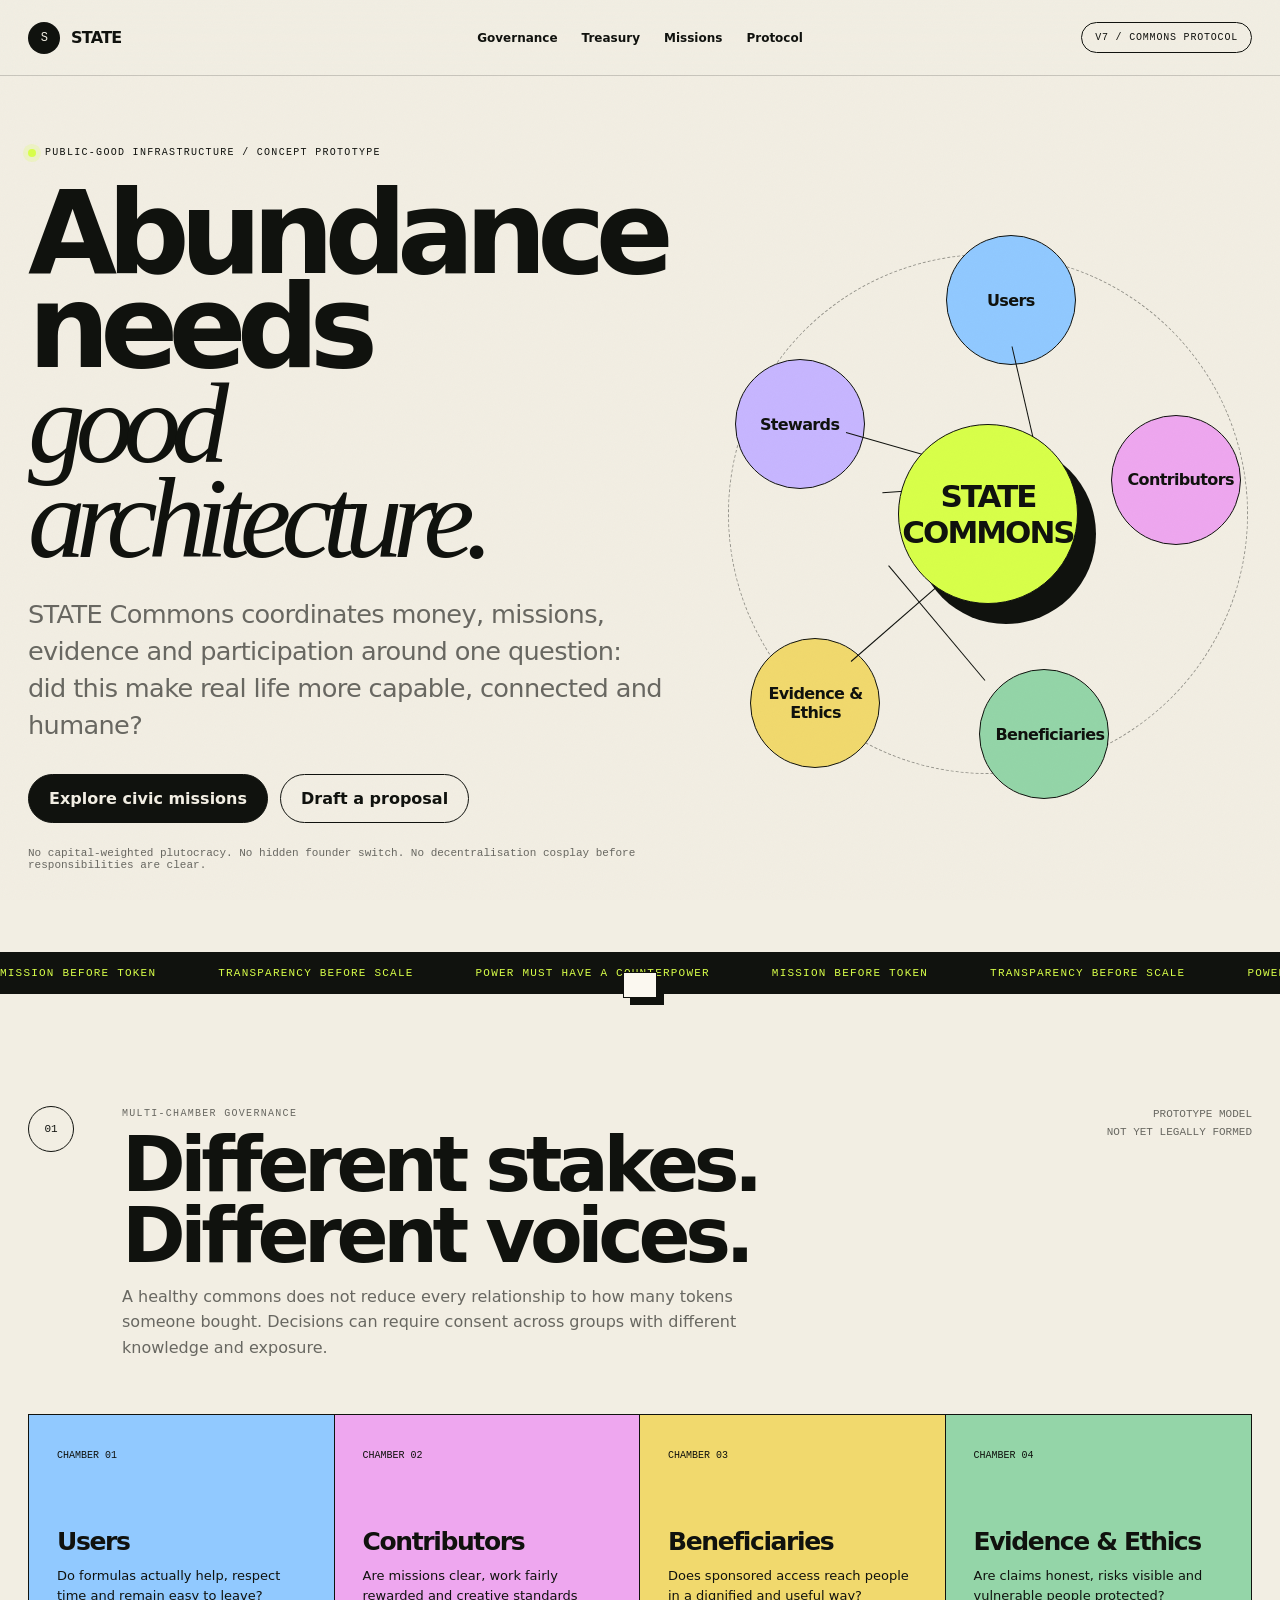
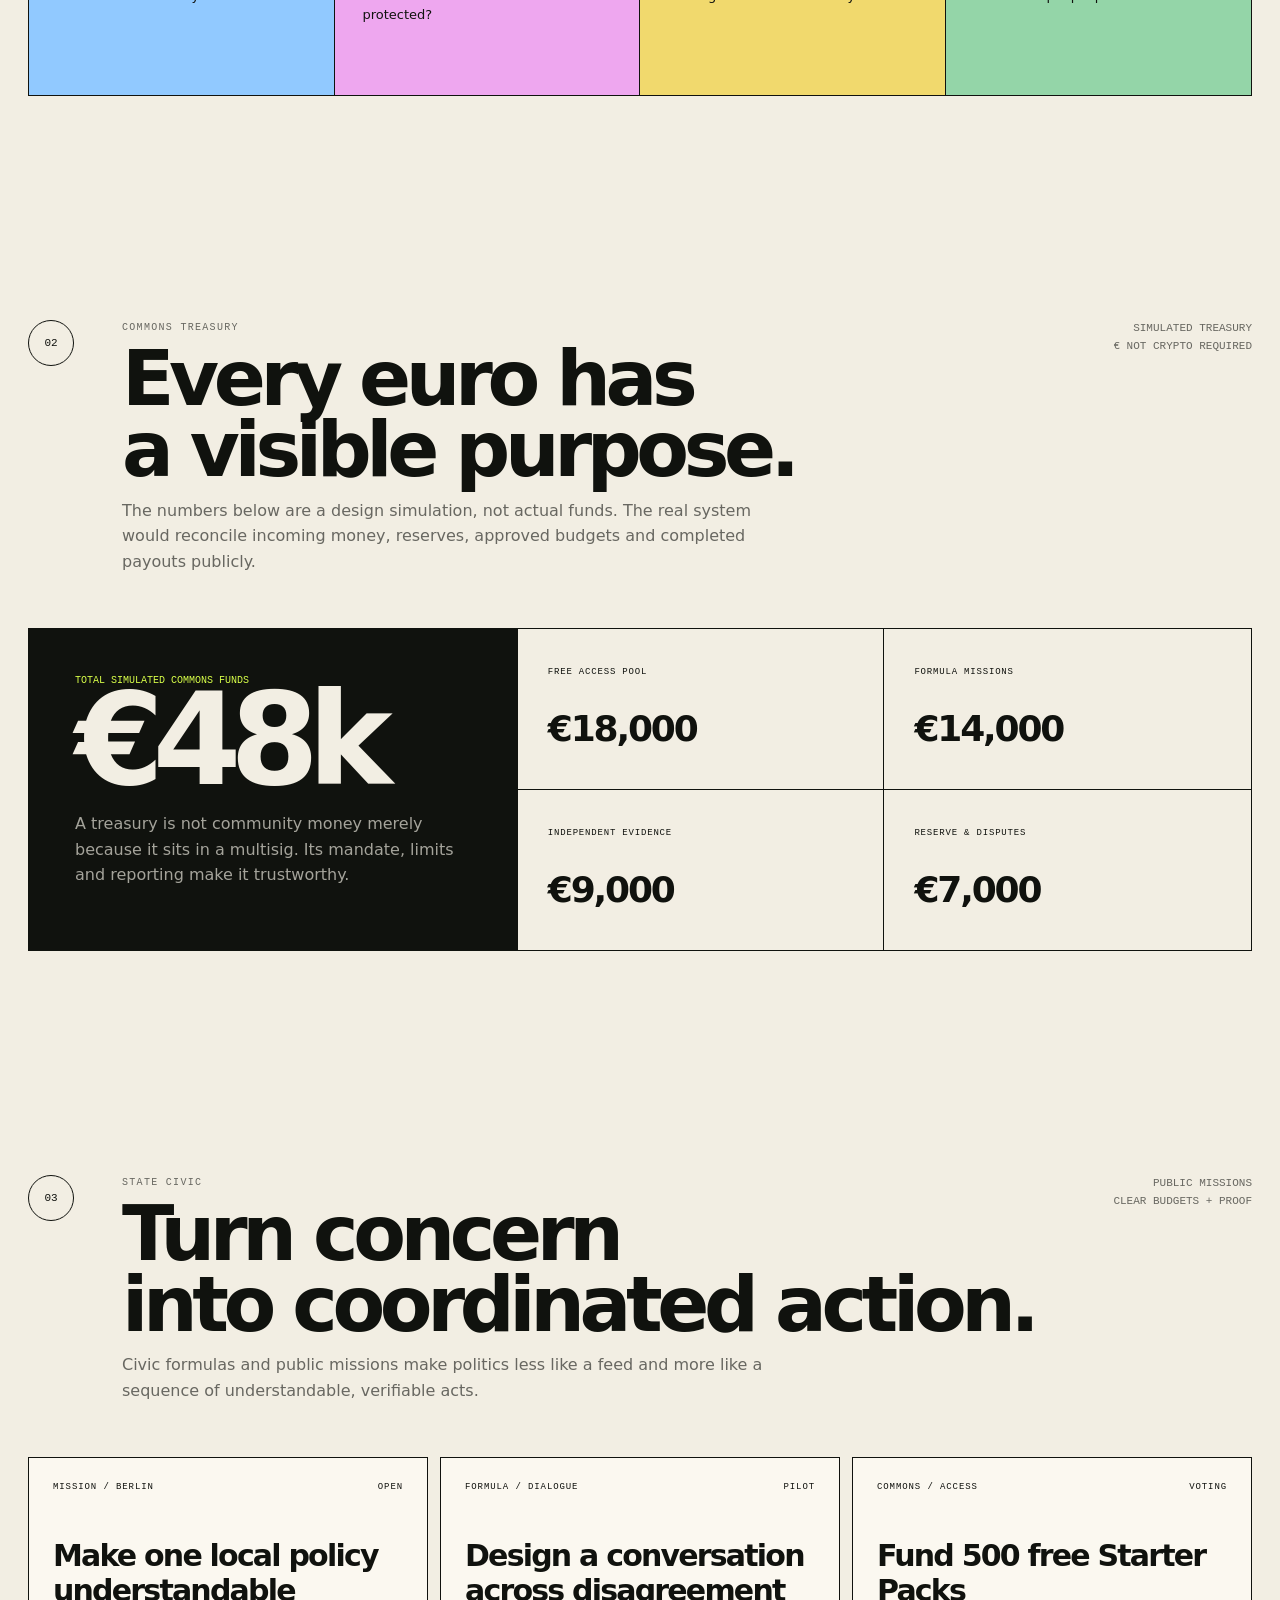
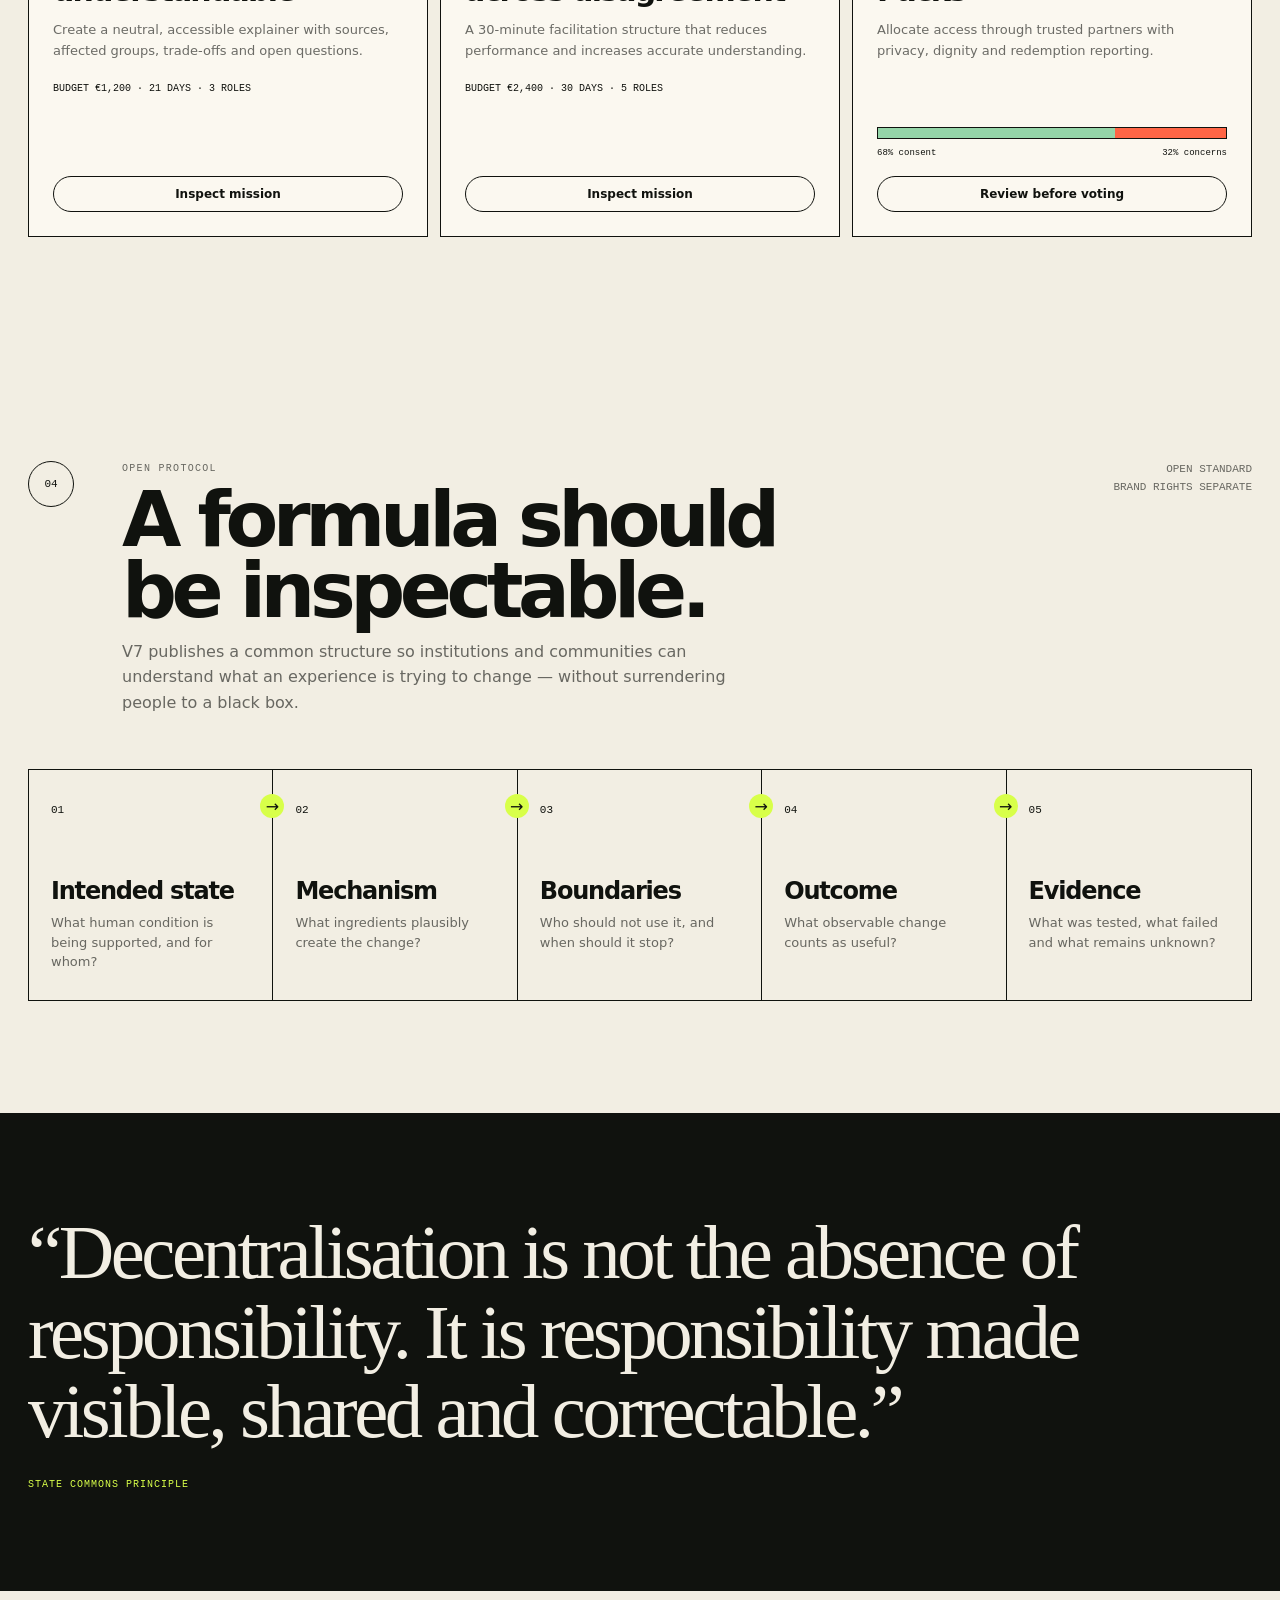
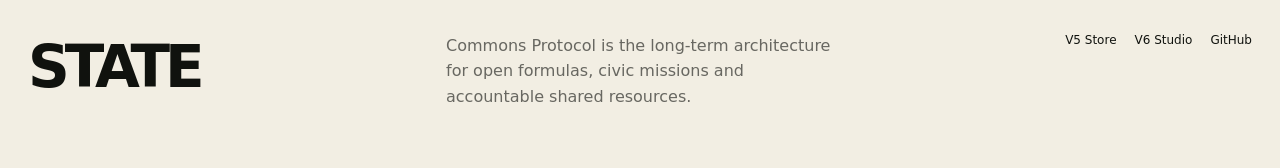
<file: v7/index.html>
<!doctype html>
<html lang="en">
<head>
  <meta charset="utf-8" />
  <meta name="viewport" content="width=device-width, initial-scale=1" />
  <meta name="description" content="STATE V7 — Commons Protocol. Public-good infrastructure for useful human states and coordinated action." />
  <meta name="theme-color" content="#f2eee3" />
  <title>STATE V7 — Commons Protocol</title>
  <link rel="stylesheet" href="../brand/state.css" />
</head>
<body>
  <div class="grain"></div>
  <header class="topbar">
    <a class="brand-lockup" href="#top"><span class="brand-mark">S</span><span>STATE</span></a>
    <nav aria-label="Primary"><a href="#governance">Governance</a><a href="#treasury">Treasury</a><a href="#missions">Missions</a><a href="#protocol">Protocol</a></nav>
    <span class="version-chip">V7 / Commons Protocol</span>
  </header>
  <main id="top">
    <section class="shell commons-hero">
      <div class="hero-copy reveal">
        <div class="eyebrow"><span class="dot"></span> PUBLIC-GOOD INFRASTRUCTURE / CONCEPT PROTOTYPE</div>
        <h1 class="display">Abundance needs<br><em>good architecture.</em></h1>
        <p class="lead">STATE Commons coordinates money, missions, evidence and participation around one question: did this make real life more capable, connected and humane?</p>
        <div class="actions"><a class="button primary" href="#missions">Explore civic missions</a><button class="button" id="openProposal">Draft a proposal</button></div>
        <p class="hero-note">No capital-weighted plutocracy. No hidden founder switch. No decentralisation cosplay before responsibilities are clear.</p>
      </div>
      <div class="network-map reveal" aria-label="STATE Commons stakeholder network">
        <div class="network-ring"></div><div class="network-core"><strong>STATE<br>COMMONS</strong></div><div class="network-node users">Users</div><div class="network-node contributors">Contributors</div><div class="network-node beneficiaries">Beneficiaries</div><div class="network-node evidence">Evidence & Ethics</div><div class="network-node stewards">Stewards</div>
      </div>
    </section>
    <div class="marquee" aria-hidden="true"><div class="marquee-track"><span>MISSION BEFORE TOKEN</span><span>TRANSPARENCY BEFORE SCALE</span><span>POWER MUST HAVE A COUNTERPOWER</span><span>MISSION BEFORE TOKEN</span><span>TRANSPARENCY BEFORE SCALE</span><span>POWER MUST HAVE A COUNTERPOWER</span></div></div>
    <section class="section shell" id="governance">
      <div class="section-head reveal"><span class="section-index">01</span><div><p class="kicker">Multi-chamber governance</p><h2>Different stakes.<br>Different voices.</h2><p>A healthy commons does not reduce every relationship to how many tokens someone bought. Decisions can require consent across groups with different knowledge and exposure.</p></div><div class="section-aside">PROTOTYPE MODEL<br>NOT YET LEGALLY FORMED</div></div>
      <div class="chambers reveal"><article class="chamber"><span>CHAMBER 01</span><h3>Users</h3><p>Do formulas actually help, respect time and remain easy to leave?</p></article><article class="chamber"><span>CHAMBER 02</span><h3>Contributors</h3><p>Are missions clear, work fairly rewarded and creative standards protected?</p></article><article class="chamber"><span>CHAMBER 03</span><h3>Beneficiaries</h3><p>Does sponsored access reach people in a dignified and useful way?</p></article><article class="chamber"><span>CHAMBER 04</span><h3>Evidence & Ethics</h3><p>Are claims honest, risks visible and vulnerable people protected?</p></article></div>
    </section>
    <section class="section shell" id="treasury">
      <div class="section-head reveal"><span class="section-index">02</span><div><p class="kicker">Commons treasury</p><h2>Every euro has<br>a visible purpose.</h2><p>The numbers below are a design simulation, not actual funds. The real system would reconcile incoming money, reserves, approved budgets and completed payouts publicly.</p></div><div class="section-aside">SIMULATED TREASURY<br>€ NOT CRYPTO REQUIRED</div></div>
      <div class="treasury reveal"><div class="treasury-total"><small>TOTAL SIMULATED COMMONS FUNDS</small><strong>€48k</strong><p style="color:var(--muted-light);line-height:1.6">A treasury is not community money merely because it sits in a multisig. Its mandate, limits and reporting make it trustworthy.</p></div><div class="treasury-breakdown"><div class="fund"><span>Free access pool</span><b>€18,000</b></div><div class="fund"><span>Formula missions</span><b>€14,000</b></div><div class="fund"><span>Independent evidence</span><b>€9,000</b></div><div class="fund"><span>Reserve & disputes</span><b>€7,000</b></div></div></div>
    </section>
    <section class="section shell" id="missions">
      <div class="section-head reveal"><span class="section-index">03</span><div><p class="kicker">STATE Civic</p><h2>Turn concern<br>into coordinated action.</h2><p>Civic formulas and public missions make politics less like a feed and more like a sequence of understandable, verifiable acts.</p></div><div class="section-aside">PUBLIC MISSIONS<br>CLEAR BUDGETS + PROOF</div></div>
      <div class="proposals">
        <article class="proposal reveal"><div class="proposal-status"><span>MISSION / BERLIN</span><span>OPEN</span></div><h3>Make one local policy understandable</h3><p>Create a neutral, accessible explainer with sources, affected groups, trade-offs and open questions.</p><div style="margin-top:22px;font:10px var(--mono)">BUDGET €1,200 · 21 DAYS · 3 ROLES</div><button class="button small" data-mission="Policy explainer" style="margin-top:auto">Inspect mission</button></article>
        <article class="proposal reveal"><div class="proposal-status"><span>FORMULA / DIALOGUE</span><span>PILOT</span></div><h3>Design a conversation across disagreement</h3><p>A 30-minute facilitation structure that reduces performance and increases accurate understanding.</p><div style="margin-top:22px;font:10px var(--mono)">BUDGET €2,400 · 30 DAYS · 5 ROLES</div><button class="button small" data-mission="Dialogue formula" style="margin-top:auto">Inspect mission</button></article>
        <article class="proposal reveal"><div class="proposal-status"><span>COMMONS / ACCESS</span><span>VOTING</span></div><h3>Fund 500 free Starter Packs</h3><p>Allocate access through trusted partners with privacy, dignity and redemption reporting.</p><div class="vote-bar"><span class="vote-yes"></span><span class="vote-no"></span></div><div class="vote-meta"><span>68% consent</span><span>32% concerns</span></div><button class="button small" id="castVote" style="margin-top:18px">Review before voting</button></article>
      </div>
    </section>
    <section class="section shell" id="protocol">
      <div class="section-head reveal"><span class="section-index">04</span><div><p class="kicker">Open protocol</p><h2>A formula should<br>be inspectable.</h2><p>V7 publishes a common structure so institutions and communities can understand what an experience is trying to change — without surrendering people to a black box.</p></div><div class="section-aside">OPEN STANDARD<br>BRAND RIGHTS SEPARATE</div></div>
      <div class="pipeline reveal"><article class="pipeline-step"><span class="n">01</span><h3>Intended state</h3><p>What human condition is being supported, and for whom?</p></article><article class="pipeline-step"><span class="n">02</span><h3>Mechanism</h3><p>What ingredients plausibly create the change?</p></article><article class="pipeline-step"><span class="n">03</span><h3>Boundaries</h3><p>Who should not use it, and when should it stop?</p></article><article class="pipeline-step"><span class="n">04</span><h3>Outcome</h3><p>What observable change counts as useful?</p></article><article class="pipeline-step"><span class="n">05</span><h3>Evidence</h3><p>What was tested, what failed and what remains unknown?</p></article></div>
    </section>
    <section class="statement"><div class="shell reveal"><blockquote>“Decentralisation is not the absence of responsibility. It is responsibility made visible, shared and correctable.”</blockquote><cite>STATE Commons principle</cite></div></section>
  </main>
  <footer class="footer"><div class="shell footer-grid"><div class="footer-brand">STATE</div><p>Commons Protocol is the long-term architecture for open formulas, civic missions and accountable shared resources.</p><div class="footer-links"><a href="../v5/">V5 Store</a><a href="../v6/">V6 Studio</a><a href="https://github.com/mikelninh/state-digital-apothecary">GitHub</a></div></div></footer>
  <div class="modal" id="proposalModal" role="dialog" aria-modal="true" aria-labelledby="proposalTitle"><div class="modal-card"><button class="modal-close" data-close-modal aria-label="Close">×</button><p class="kicker">Proposal draft</p><h2 id="proposalTitle">What should the Commons change?</h2><p class="lead" style="font-size:17px">A valid proposal needs a problem, affected people, budget, evidence standard, decision owner and a way to reverse course.</p><div class="field"><label for="proposalProblem">The problem in one sentence</label><textarea id="proposalProblem" placeholder="People need… because…"></textarea></div><button class="button primary" id="saveProposal">Save local draft</button></div></div>
  <div class="toast" id="toast"></div><script src="app.js"></script>
</body>
</html>
</file>
<file: brand/state.css>
@import url("base.css");
@import url("store.css");
@import url("studio.css");
@import url("commons.css");
@import url("experience.css");
@import url("calm-v2.css");
@import url("responsive.css");
</file>
<file: v4/app.css>
:root {
  --ink: #11150f;
  --ink-soft: #20271c;
  --paper: #f4f0e5;
  --paper-2: #ebe4d5;
  --acid: #d9ff4b;
  --orange: #ff623d;
  --blue: #9cc8ff;
  --line: rgba(17, 21, 15, .18);
  --muted: rgba(17, 21, 15, .62);
  --radius: 28px;
  --mono: ui-monospace, SFMono-Regular, Menlo, Monaco, Consolas, "Liberation Mono", monospace;
  --sans: Inter, ui-sans-serif, system-ui, -apple-system, BlinkMacSystemFont, "Segoe UI", sans-serif;
  --serif: Iowan Old Style, Baskerville, Georgia, serif;
}
* { box-sizing: border-box; }
html { scroll-behavior: smooth; }
body { margin: 0; min-height: 100vh; background: var(--paper); color: var(--ink); font-family: var(--sans); overflow-x: hidden; }
button, input, textarea { font: inherit; }
button { color: inherit; }
a { color: inherit; }
:focus-visible { outline: 3px solid var(--blue); outline-offset: 4px; }
.grain { position: fixed; inset: 0; pointer-events: none; z-index: 90; opacity: .035; background-image: url("data:image/svg+xml,%3Csvg viewBox='0 0 180 180' xmlns='http://www.w3.org/2000/svg'%3E%3Cfilter id='n'%3E%3CfeTurbulence type='fractalNoise' baseFrequency='.85' numOctaves='3' stitchTiles='stitch'/%3E%3C/filter%3E%3Crect width='100%25' height='100%25' filter='url(%23n)'/%3E%3C/svg%3E"); }
.topbar { position: sticky; top: 0; z-index: 50; display: grid; grid-template-columns: 1fr auto 1fr; align-items: center; min-height: 70px; padding: 0 28px; border-bottom: 1px solid var(--line); background: rgba(244,240,229,.9); backdrop-filter: blur(18px); }
.brand { display: inline-flex; align-items: center; gap: 10px; font-weight: 900; letter-spacing: -.05em; }
.brand-mark { width: 31px; aspect-ratio: 1; border-radius: 50%; display: grid; place-items: center; background: var(--ink); color: var(--paper); font: 12px var(--mono); }
.phase { justify-self: center; font: 10px var(--mono); letter-spacing: .12em; text-transform: uppercase; }
.privacy { justify-self: end; display: inline-flex; gap: 8px; align-items: center; font: 10px var(--mono); text-transform: uppercase; letter-spacing: .08em; }
.privacy-dot { width: 7px; height: 7px; border-radius: 50%; background: var(--acid); box-shadow: 0 0 0 5px rgba(217,255,75,.22); }
.progress-shell { position: sticky; top: 70px; z-index: 45; height: 4px; background: var(--paper-2); }
.progress { height: 100%; width: 0; background: var(--orange); transition: width .45s ease; }
main { min-height: calc(100vh - 74px); }
.screen { display: none; min-height: calc(100vh - 74px); }
.screen.active { display: block; animation: enter .45s ease both; }
@keyframes enter { from { opacity: 0; transform: translateY(12px); } }
.shell { width: min(1420px, calc(100% - 48px)); margin: 0 auto; }
.hero { display: grid; grid-template-columns: 1.08fr .92fr; gap: clamp(40px, 7vw, 110px); align-items: center; min-height: calc(100vh - 74px); padding: 52px 0 72px; }
.eyebrow { display: flex; gap: 10px; align-items: center; margin-bottom: 30px; font: 11px var(--mono); letter-spacing: .13em; text-transform: uppercase; }
.eyebrow::before { content: ""; width: 42px; height: 1px; background: currentColor; }
h1 { margin: 0; font-size: clamp(66px, 9.2vw, 148px); line-height: .82; letter-spacing: -.085em; }
h1 em { display: block; font-family: var(--serif); font-weight: 400; color: var(--orange); }
.hero-copy > p { max-width: 660px; margin: 35px 0; font-size: clamp(18px, 2vw, 25px); line-height: 1.45; letter-spacing: -.025em; }
.actions { display: flex; flex-wrap: wrap; gap: 12px; align-items: center; }
.button { border: 1px solid var(--ink); border-radius: 999px; padding: 14px 20px; background: transparent; cursor: pointer; font-weight: 800; transition: transform .2s ease, background .2s ease, color .2s ease; }
.button:hover { transform: translateY(-2px); }
.button.primary { background: var(--ink); color: white; }
.button.acid { background: var(--acid); }
.button.ghost { border-color: var(--line); }
.button.danger { border-color: rgba(255,98,61,.5); color: #8f2b18; }
.microcopy { margin-top: 24px; font: 11px/1.55 var(--mono); color: var(--muted); }
.product-stage { min-height: 640px; display: grid; place-items: center; position: relative; perspective: 1200px; }
.halo { position: absolute; width: min(92%, 570px); aspect-ratio: 1; border-radius: 50%; background: var(--acid); filter: blur(1px); opacity: .75; }
.pack { position: relative; z-index: 2; width: min(63%, 360px); aspect-ratio: .72; padding: 22px; display: flex; flex-direction: column; background: var(--orange); border: 1px solid var(--ink); border-radius: 26px 26px 42px 42px; box-shadow: 28px 35px 0 rgba(17,21,15,.9); transform: rotate(5deg) rotateY(-7deg); transition: transform .25s ease; }
.pack::before { content: ""; position: absolute; inset: 0 0 auto; height: 12%; background: var(--ink); border-radius: 24px 24px 0 0; }
.pack-label { margin-top: 19%; flex: 1; display: flex; flex-direction: column; padding: 21px; border: 1px solid var(--ink); }
.pack-label small { font: 9px var(--mono); letter-spacing: .11em; }
.pack-label strong { margin-top: 45px; font-size: clamp(48px, 5vw, 78px); line-height: .85; letter-spacing: -.075em; }
.pack-number { font: 138px/.82 var(--serif); }
.pack-foot { margin-top: auto; display: flex; justify-content: space-between; gap: 12px; font: 9px var(--mono); }
.sticker { position: absolute; z-index: 3; padding: 10px 14px; border: 1px solid var(--ink); border-radius: 999px; background: white; box-shadow: 6px 6px 0 var(--ink); font: 10px var(--mono); }
.sticker.one { left: 0; top: 22%; transform: rotate(-8deg); }
.sticker.two { right: -2%; bottom: 20%; transform: rotate(6deg); }
.evidence-bar { border-top: 1px solid var(--ink); border-bottom: 1px solid var(--ink); display: grid; grid-template-columns: repeat(4, 1fr); }
.metric { min-height: 116px; padding: 20px 24px; border-right: 1px solid var(--ink); }
.metric:last-child { border-right: 0; }
.metric span { display: block; font: 10px var(--mono); color: var(--muted); text-transform: uppercase; letter-spacing: .09em; }
.metric strong { display: block; margin-top: 14px; font-size: 34px; letter-spacing: -.06em; }
.flow-shell { width: min(980px, calc(100% - 36px)); margin: 0 auto; padding: 65px 0 90px; }
.flow-head { display: grid; grid-template-columns: 70px 1fr; gap: 24px; margin-bottom: 45px; }
.step-number { width: 52px; height: 52px; border: 1px solid var(--ink); border-radius: 50%; display: grid; place-items: center; font: 12px var(--mono); }
.kicker { margin: 0 0 10px; font: 10px var(--mono); letter-spacing: .12em; text-transform: uppercase; }
h2 { margin: 0; font-size: clamp(42px, 6vw, 78px); line-height: .95; letter-spacing: -.065em; }
.flow-head p:last-child { max-width: 620px; line-height: 1.6; color: var(--muted); }
.card { padding: clamp(24px, 4vw, 46px); border: 1px solid var(--ink); border-radius: var(--radius); background: rgba(255,255,255,.26); }
.field { margin-bottom: 28px; }
.field:last-child { margin-bottom: 0; }
label, legend { display: block; margin-bottom: 10px; font-weight: 800; letter-spacing: -.02em; }
.hint { display: block; margin: 7px 0 0; color: var(--muted); font: 11px/1.5 var(--mono); }
input[type="text"], textarea { width: 100%; border: 1px solid var(--ink); border-radius: 16px; padding: 16px; background: var(--paper); color: var(--ink); }
textarea { min-height: 110px; resize: vertical; }
input[type="range"] { width: 100%; accent-color: var(--orange); }
.range-labels { display: flex; justify-content: space-between; margin-top: 7px; font: 10px var(--mono); color: var(--muted); }
fieldset { border: 0; padding: 0; margin: 0 0 28px; }
.choice-row { display: grid; grid-template-columns: repeat(3, 1fr); gap: 10px; }
.choice { position: relative; }
.choice input { position: absolute; opacity: 0; }
.choice span { min-height: 64px; padding: 14px; border: 1px solid var(--line); border-radius: 14px; display: grid; place-items: center; text-align: center; cursor: pointer; font-weight: 750; }
.choice input:checked + span { border-color: var(--ink); background: var(--acid); }
.checklist { display: grid; gap: 12px; }
.check { display: grid; grid-template-columns: auto 1fr; gap: 14px; align-items: start; padding: 18px; border: 1px solid var(--line); border-radius: 16px; cursor: pointer; }
.check input { margin-top: 3px; width: 20px; height: 20px; accent-color: var(--ink); }
.check strong { display: block; }
.check small { display: block; margin-top: 4px; color: var(--muted); line-height: 1.45; }
.dose-screen { background: var(--ink); color: var(--paper); }
.dose-room { min-height: calc(100vh - 74px); display: grid; grid-template-rows: auto 1fr auto; width: min(1200px, calc(100% - 40px)); margin: 0 auto; padding: 35px 0; }
.dose-top { display: flex; justify-content: space-between; align-items: center; gap: 16px; font: 10px var(--mono); text-transform: uppercase; letter-spacing: .1em; }
.live-dot { display: inline-block; width: 8px; height: 8px; border-radius: 50%; background: var(--acid); margin-right: 8px; animation: breathe 3s ease-in-out infinite; }
@keyframes breathe { 50% { transform: scale(1.7); opacity: .45; } }
.dose-centre { display: grid; place-items: center; text-align: center; }
.dose-centre-inner { width: min(880px, 100%); }
.dose-task { margin: 0 auto 30px; max-width: 720px; color: rgba(244,240,229,.72); font-size: clamp(18px, 2.4vw, 28px); line-height: 1.4; }
.timer { margin: 0; font: clamp(92px, 17vw, 230px)/.82 var(--mono); letter-spacing: -.095em; }
.dose-message { min-height: 26px; margin: 28px 0 0; color: var(--acid); font: 11px var(--mono); letter-spacing: .08em; text-transform: uppercase; }
.dose-bottom { display: flex; flex-wrap: wrap; justify-content: center; gap: 12px; }
.dose-screen .button { border-color: rgba(244,240,229,.36); color: var(--paper); }
.dose-screen .button.primary { background: var(--paper); color: var(--ink); }
.score-row { display: grid; grid-template-columns: repeat(5, 1fr); gap: 8px; }
.score-option { position: relative; }
.score-option input { position: absolute; opacity: 0; }
.score-option span { aspect-ratio: 1; display: grid; place-items: center; border: 1px solid var(--line); border-radius: 16px; font: 18px var(--mono); cursor: pointer; }
.score-option input:checked + span { background: var(--ink); color: white; border-color: var(--ink); }
.receipt { background: var(--acid); }
.receipt-grid { display: grid; grid-template-columns: 1.1fr .9fr; gap: 24px; }
.receipt h3 { margin: 15px 0 10px; font-size: clamp(42px, 6vw, 76px); line-height: .95; letter-spacing: -.07em; }
.proof { padding: 24px; border: 1px solid var(--ink); background: var(--paper); }
.proof-row { display: flex; justify-content: space-between; gap: 18px; padding: 11px 0; border-bottom: 1px solid var(--line); font: 11px var(--mono); }
.proof-row:last-child { border-bottom: 0; }
.proof-row strong { text-align: right; overflow-wrap: anywhere; }
.local-proof { margin-top: 14px; color: var(--muted); font: 10px/1.5 var(--mono); }
.principles { display: grid; grid-template-columns: repeat(3, 1fr); margin-top: 24px; border: 1px solid var(--ink); }
.principle { padding: 22px; border-right: 1px solid var(--ink); }
.principle:last-child { border-right: 0; }
.principle small { font: 9px var(--mono); }
.principle strong { display: block; margin: 22px 0 8px; }
.principle p { margin: 0; color: var(--muted); font-size: 13px; line-height: 1.5; }
footer { width: min(1420px, calc(100% - 48px)); margin: 0 auto; padding: 42px 0 58px; display: grid; grid-template-columns: 1fr 1fr; border-top: 1px solid var(--line); }
footer strong { font-size: 32px; letter-spacing: -.06em; }
footer blockquote { margin: 0; justify-self: end; max-width: 540px; text-align: right; font: italic 20px/1.45 var(--serif); }
.toast { position: fixed; left: 50%; bottom: 24px; z-index: 100; transform: translate(-50%, 120px); padding: 12px 16px; border: 1px solid var(--ink); background: white; box-shadow: 7px 7px 0 var(--ink); font: 11px var(--mono); transition: transform .3s ease; }
.toast.show { transform: translate(-50%, 0); }
@media (max-width: 900px) {
  .hero { grid-template-columns: 1fr; padding-top: 78px; }
  .product-stage { min-height: 540px; }
  .evidence-bar { grid-template-columns: repeat(2,1fr); }
  .metric:nth-child(2) { border-right: 0; }
  .metric:nth-child(-n+2) { border-bottom: 1px solid var(--ink); }
  .receipt-grid { grid-template-columns: 1fr; }
}
@media (max-width: 640px) {
  .topbar { grid-template-columns: 1fr auto; padding: 0 17px; }
  .phase { display: none; }
  .shell { width: min(100% - 30px, 1420px); }
  h1 { font-size: 65px; }
  .product-stage { min-height: 430px; }
  .pack { width: min(68%, 290px); box-shadow: 18px 22px 0 var(--ink); }
  .pack-number { font-size: 105px; }
  .sticker { display: none; }
  .evidence-bar { grid-template-columns: 1fr 1fr; }
  .metric { min-height: 96px; padding: 16px; }
  .flow-shell { padding-top: 46px; }
  .flow-head { grid-template-columns: 1fr; }
  .choice-row { grid-template-columns: 1fr; }
  .score-row { gap: 5px; }
  .principles { grid-template-columns: 1fr; }
  .principle { border-right: 0; border-bottom: 1px solid var(--ink); }
  .principle:last-child { border-bottom: 0; }
  footer { grid-template-columns: 1fr; gap: 24px; }
  footer blockquote { justify-self: start; text-align: left; }
  .timer { font-size: 27vw; }
}
@media (prefers-reduced-motion: reduce) {
  *, *::before, *::after { animation-duration: .01ms !important; animation-iteration-count: 1 !important; scroll-behavior: auto !important; transition-duration: .01ms !important; }
}
</file>
<file: v6/house.css>
@import url('../brand/base.css');
:root{--cream:#efe9dc;--paper:#faf6ed;--ink:#11130f;--muted:#62655c;--line:rgba(17,19,15,.17);--acid:#dcff5a;--body:#ef795e;--mind:#9bc9ff;--love:#f0cf73;--garden:#9ed3a9;--mystic:#c6b5ff;--shadow:0 30px 90px rgba(20,22,16,.16);--serif:Iowan Old Style,Baskerville,Georgia,serif;--mono:"SFMono-Regular",Consolas,monospace}*{box-sizing:border-box}html{scroll-behavior:smooth}body{margin:0;background:var(--cream);color:var(--ink);font-family:Inter,ui-sans-serif,system-ui,-apple-system,"Segoe UI",sans-serif;overflow-x:hidden}a{color:inherit;text-decoration:none}button,input,select{font:inherit;color:inherit}button{cursor:pointer}.grain{position:fixed;inset:0;pointer-events:none;z-index:999;opacity:.035;background-image:url("data:image/svg+xml,%3Csvg xmlns='http://www.w3.org/2000/svg' width='180' height='180'%3E%3Cfilter id='n'%3E%3CfeTurbulence type='fractalNoise' baseFrequency='.85' numOctaves='3'/%3E%3C/filter%3E%3Crect width='100%25' height='100%25' filter='url(%23n)'/%3E%3C/svg%3E")}.shell{width:min(1460px,calc(100% - 56px));margin:auto}.topbar{height:74px;padding:0 28px;display:grid;grid-template-columns:1fr auto 1fr;align-items:center;border-bottom:1px solid var(--line);position:sticky;top:0;z-index:90;background:rgba(239,233,220,.88);backdrop-filter:blur(22px)}.brand{display:flex;align-items:center;gap:11px;font-weight:900;letter-spacing:-.045em}.brand i{width:32px;height:32px;border-radius:50%;display:grid;place-items:center;background:var(--ink);color:var(--paper);font:11px var(--mono);font-style:normal}.topbar nav{display:flex;gap:24px;font-size:12px;font-weight:760}.leave{justify-self:end;border:1px solid var(--ink);background:var(--acid);border-radius:999px;padding:10px 15px;font-weight:850}.hero{min-height:calc(100vh - 74px);display:grid;grid-template-columns:.92fr 1.08fr;gap:72px;align-items:center;padding:60px 0 82px}.eyebrow,.micro,.kicker{font:10px/1.45 var(--mono);letter-spacing:.13em;text-transform:uppercase}.eyebrow{display:flex;align-items:center;gap:9px}.eyebrow:before{content:"";width:8px;height:8px;border-radius:50%;background:var(--acid);box-shadow:0 0 0 5px rgba(220,255,90,.24)}h1{font-size:clamp(68px,9vw,138px);line-height:.82;letter-spacing:-.09em;margin:26px 0}.hero h1 em{font-family:var(--serif);font-weight:400}.lead{font-size:clamp(19px,2vw,27px);line-height:1.45;letter-spacing:-.03em;color:var(--muted);max-width:720px}.actions{display:flex;flex-wrap:wrap;gap:12px;margin-top:30px}.button{border:1px solid var(--ink);background:transparent;border-radius:999px;padding:14px 20px;font-weight:850;transition:.2s}.button:hover{transform:translateY(-2px)}.button.primary{background:var(--ink);color:var(--paper)}.button.acid{background:var(--acid)}.promise{margin-top:24px;font:11px/1.6 var(--mono);color:var(--muted)}.house-stage{min-height:680px;position:relative;display:grid;place-items:center;perspective:1400px}.orbit{position:absolute;width:650px;height:650px;border:1px solid var(--line);border-radius:50%;animation:orbit 34s linear infinite}.orbit:before,.orbit:after{content:"";position:absolute;border-radius:50%}.orbit:before{width:20px;height:20px;background:var(--acid);left:50%;top:-10px}.orbit:after{width:12px;height:12px;background:var(--body);right:6%;bottom:15%}@keyframes orbit{to{transform:rotate(360deg)}}.house{width:min(610px,96%);aspect-ratio:1/.94;position:relative;transform:rotateY(-8deg) rotateX(2deg);transform-style:preserve-3d;transition:transform .35s ease}.roof{position:absolute;left:7%;right:7%;top:0;height:38%;background:var(--ink);clip-path:polygon(50% 0,100% 100%,0 100%);filter:drop-shadow(0 24px 20px rgba(17,19,15,.18))}.house-body{position:absolute;inset:33% 0 0;display:grid;grid-template-columns:repeat(3,1fr);grid-template-rows:1fr 1.1fr;gap:1px;background:var(--ink);border:1px solid var(--ink);box-shadow:28px 34px 0 var(--ink),var(--shadow);overflow:hidden}.room{border:0;background:var(--paper);padding:20px;text-align:left;position:relative;overflow:hidden;transition:.25s}.room:hover{transform:translateY(-5px);z-index:2}.room b{display:block;font-size:24px;letter-spacing:-.055em}.room small{font:9px var(--mono);letter-spacing:.08em;text-transform:uppercase}.room span{position:absolute;right:14px;bottom:7px;font:62px/.8 var(--serif)}.room.body{background:var(--body)}.room.mind{background:var(--mind)}.room.love{background:var(--love)}.room.lab{background:var(--mystic)}.room.garden{background:var(--garden)}.room.exit-room{background:var(--acid);display:grid;place-items:center;text-align:center}.door{width:80px;height:130px;border:2px solid var(--ink);border-radius:42px 42px 0 0;position:relative}.door:after{content:"";width:8px;height:8px;border-radius:50%;background:var(--ink);position:absolute;right:13px;top:65px}.section{padding:110px 0}.section-head{display:grid;grid-template-columns:70px 1fr auto;gap:24px;align-items:start;margin-bottom:52px}.index{width:46px;height:46px;border:1px solid var(--ink);border-radius:50%;display:grid;place-items:center;font:11px var(--mono)}.section-head h2{font-size:clamp(48px,6.2vw,90px);line-height:.9;letter-spacing:-.075em;margin:8px 0 12px}.section-head p{margin:0;max-width:700px;color:var(--muted);line-height:1.65}.aside{font:10px/1.6 var(--mono);text-align:right;color:var(--muted)}.checkin{display:grid;grid-template-columns:.94fr 1.06fr;border:1px solid var(--ink);min-height:560px;background:var(--paper)}.check-panel{padding:42px;border-right:1px solid var(--ink)}.state-cloud{display:flex;flex-wrap:wrap;gap:9px;margin:28px 0}.state-chip{border:1px solid var(--ink);background:transparent;border-radius:999px;padding:11px 15px;font-weight:800}.state-chip.active{background:var(--acid)}.time-row{display:grid;grid-template-columns:repeat(3,1fr);gap:8px}.time-row label{position:relative}.time-row input{position:absolute;opacity:0}.time-row span{min-height:52px;display:grid;place-items:center;border:1px solid var(--line);border-radius:14px;font-weight:760}.time-row input:checked+span{background:var(--ink);color:var(--paper)}.recommendation{background:var(--ink);color:var(--paper);padding:42px;display:flex;flex-direction:column;position:relative;overflow:hidden}.recommendation:after{content:"";position:absolute;width:430px;height:430px;border:1px solid rgba(255,255,255,.16);border-radius:50%;right:-150px;bottom:-220px}.recommendation h3{font-size:clamp(58px,7vw,100px);line-height:.82;letter-spacing:-.085em;margin:28px 0 18px}.recommendation p{max-width:560px;color:rgba(250,246,237,.7);line-height:1.6}.dose-code{margin-top:auto;width:max-content;border:1px solid var(--paper);border-radius:999px;padding:10px 14px;font:10px var(--mono)}.wings{display:grid;grid-template-columns:repeat(3,1fr);gap:14px}.wing{min-height:640px;border:1px solid var(--ink);padding:28px;display:flex;flex-direction:column;position:relative;overflow:hidden}.wing.body{background:var(--body)}.wing.mind{background:var(--mind)}.wing.love{background:var(--love)}.wing h3{font-size:52px;line-height:.9;letter-spacing:-.07em;margin:18px 0}.wing p{line-height:1.6;max-width:430px}.shelf{margin-top:auto;display:grid;gap:8px}.formula{border:1px solid var(--ink);background:rgba(250,246,237,.65);padding:15px;display:grid;grid-template-columns:1fr auto;gap:10px;align-items:center}.formula strong{font-size:21px;letter-spacing:-.045em}.formula span{font:9px var(--mono)}.formula button{grid-column:1/-1;border:1px solid var(--ink);background:var(--ink);color:var(--paper);padding:10px;border-radius:999px;font-weight:820}.source-lab{display:grid;grid-template-columns:.92fr 1.08fr;border:1px solid var(--ink);background:var(--paper)}.source-art{min-height:640px;background:var(--ink);color:var(--paper);position:relative;display:grid;place-items:center;overflow:hidden}.brain{width:350px;height:250px;border:1px solid var(--paper);border-radius:49% 51% 45% 55%;position:relative}.node{position:absolute;width:82px;height:82px;border-radius:50%;display:grid;place-items:center;text-align:center;font:9px var(--mono);border:1px solid var(--paper);background:rgba(255,255,255,.05);animation:pulse 4s ease-in-out infinite}.n1{left:24px;top:42px}.n2{right:28px;top:74px;animation-delay:.8s}.n3{left:132px;bottom:18px;animation-delay:1.5s}.n4{left:132px;top:-38px;animation-delay:2.1s}@keyframes pulse{50%{transform:scale(1.11);background:rgba(220,255,90,.18)}}.source-copy{padding:46px}.tabs{display:flex;flex-wrap:wrap;gap:8px;margin:26px 0}.tab{border:1px solid var(--ink);background:transparent;border-radius:999px;padding:10px 14px;font-weight:800}.tab.active{background:var(--acid)}.tab-panel{display:none}.tab-panel.active{display:block}.tab-panel h3{font-size:46px;letter-spacing:-.06em;margin:12px 0}.tab-panel p,.tab-panel li{color:var(--muted);line-height:1.65}.claim{border-top:1px solid var(--line);padding:17px 0}.claim b{display:block}.badge{display:inline-block;margin-top:8px;border:1px solid var(--ink);border-radius:999px;padding:6px 9px;font:9px var(--mono)}.pulse{display:grid;grid-template-columns:1.05fr .95fr;border:1px solid var(--ink);background:var(--paper)}.pulse-map{min-height:550px;background:var(--mystic);position:relative;overflow:hidden;display:grid;place-items:center}.pulse-ring{width:360px;height:360px;border:1px solid var(--ink);border-radius:50%;position:relative}.pulse-ring:before,.pulse-ring:after{content:"";position:absolute;inset:54px;border:1px solid var(--ink);border-radius:50%}.pulse-ring:after{inset:112px}.presence{position:absolute;width:54px;height:54px;border:1px solid var(--ink);border-radius:50%;background:var(--paper);box-shadow:6px 7px 0 var(--ink);display:grid;place-items:center;font:9px var(--mono)}.p1{top:20px;left:150px}.p2{right:15px;top:150px}.p3{left:32px;bottom:74px}.p4{right:70px;bottom:25px}.pulse-copy{padding:46px}.metric-grid{display:grid;grid-template-columns:1fr 1fr;border:1px solid var(--ink);margin-top:28px}.metric{padding:20px;border-right:1px solid var(--ink);border-bottom:1px solid var(--ink)}.metric:nth-child(2n){border-right:0}.metric:nth-last-child(-n+2){border-bottom:0}.metric span{font:9px var(--mono);text-transform:uppercase}.metric strong{display:block;font-size:44px;letter-spacing:-.07em;margin-top:10px}.impact-grid{display:grid;grid-template-columns:repeat(4,1fr);gap:12px}.impact-card{border:1px solid var(--ink);background:var(--paper);padding:24px;min-height:390px;display:flex;flex-direction:column}.impact-card:nth-child(1){background:var(--body)}.impact-card:nth-child(2){background:var(--mind)}.impact-card:nth-child(3){background:var(--garden)}.impact-card:nth-child(4){background:var(--love)}.impact-card h3{font-size:34px;line-height:.95;letter-spacing:-.06em}.impact-card p{line-height:1.55}.impact-card .price{margin-top:auto;font-size:42px;font-weight:900;letter-spacing:-.07em}.impact-card small{font:9px/1.5 var(--mono)}.calculator{margin-top:14px;border:1px solid var(--ink);background:var(--ink);color:var(--paper);padding:30px;display:grid;grid-template-columns:1fr auto;gap:24px;align-items:center}.calculator input{width:150px;border:1px solid var(--paper);background:transparent;color:var(--paper);padding:12px;border-radius:12px}.calculator strong{font-size:54px;letter-spacing:-.07em}.guardrails{display:grid;grid-template-columns:repeat(4,1fr);gap:12px}.guardrail{border:1px solid var(--ink);padding:22px;background:var(--paper)}.guardrail b{font-size:24px;letter-spacing:-.05em}.guardrail p{color:var(--muted);line-height:1.55}.return{padding:120px 0;background:var(--ink);color:var(--paper)}.return-grid{display:grid;grid-template-columns:1fr .75fr;gap:80px;align-items:end}.return blockquote{font:clamp(52px,7vw,98px)/.98 var(--serif);letter-spacing:-.05em;margin:0}.return-card{border:1px solid rgba(250,246,237,.34);padding:30px}.return-card h3{font-size:38px;letter-spacing:-.06em}.return-card p{color:rgba(250,246,237,.67);line-height:1.6}.modal{position:fixed;inset:0;z-index:200;background:rgba(17,19,15,.76);backdrop-filter:blur(12px);display:none;place-items:center;padding:20px}.modal.open{display:grid}.modal-card{width:min(760px,100%);background:var(--paper);border:1px solid var(--ink);box-shadow:20px 24px 0 var(--ink);padding:34px;position:relative}.modal-card h2{font-size:58px;line-height:.9;letter-spacing:-.07em;margin:15px 0}.modal-close{position:absolute;right:16px;top:16px;width:40px;height:40px;border:1px solid var(--ink);border-radius:50%;background:transparent}.modal-columns{display:grid;grid-template-columns:1fr 1fr;gap:20px}.toast{position:fixed;left:50%;bottom:24px;z-index:300;transform:translate(-50%,30px);opacity:0;background:var(--ink);color:var(--paper);padding:13px 18px;border-radius:999px;font-weight:800;transition:.25s}.toast.show{opacity:1;transform:translate(-50%,0)}.reveal{opacity:0;transform:translateY(20px);transition:.7s}.reveal.visible{opacity:1;transform:none}@media(max-width:1080px){.topbar nav{display:none}.hero,.source-lab,.pulse,.return-grid{grid-template-columns:1fr}.house-stage{min-height:590px}.wings,.impact-grid,.guardrails{grid-template-columns:1fr 1fr}.section-head{grid-template-columns:60px 1fr}.aside{display:none}}@media(max-width:700px){.shell{width:min(100% - 28px,1460px)}.topbar{padding:0 14px;grid-template-columns:1fr auto}.leave{font-size:11px}.hero{padding-top:40px}.hero h1{font-size:63px}.house-stage{min-height:430px}.orbit{width:420px;height:420px}.house{width:400px}.house-body{box-shadow:12px 15px 0 var(--ink)}.room{padding:10px}.room b{font-size:15px}.room span{font-size:35px}.door{width:52px;height:82px}.section{padding:78px 0}.section-head{grid-template-columns:1fr}.index{display:none}.checkin,.wings,.source-lab,.pulse,.impact-grid,.guardrails,.return-grid{grid-template-columns:1fr}.check-panel{border-right:0;border-bottom:1px solid var(--ink)}.wing{min-height:530px}.calculator{grid-template-columns:1fr}.modal-columns{grid-template-columns:1fr}.modal-card h2{font-size:44px}}@media(prefers-reduced-motion:reduce){*{scroll-behavior:auto!important;animation:none!important;transition:none!important}.reveal{opacity:1;transform:none}}
</file>
<file: v61/threshold.css>
@import url('../brand/base.css');
:root{
  --ink:#11140f;--ink-2:#1d2119;--cream:#eee7da;--paper:#f8f3e9;--acid:#dcff58;
  --body:#ee785f;--mind:#9bcaff;--love:#e9c968;--mystic:#c7b7ff;--green:#9bcfa6;
  --line:rgba(17,20,15,.16);--line-light:rgba(248,243,233,.22);--muted:#65685f;
  --serif:Iowan Old Style,Baskerville,Georgia,serif;--mono:"SFMono-Regular",Consolas,"Liberation Mono",monospace;
  --shadow:0 40px 120px rgba(17,20,15,.20)
}
*{box-sizing:border-box}html{scroll-behavior:smooth}body{margin:0;background:var(--cream);color:var(--ink);font-family:Inter,ui-sans-serif,system-ui,-apple-system,"Segoe UI",sans-serif;overflow-x:hidden}body.locked{overflow:hidden}button,input{font:inherit;color:inherit}button{cursor:pointer}a{color:inherit;text-decoration:none}::selection{background:var(--acid);color:var(--ink)}
.film-grain{position:fixed;inset:0;z-index:999;pointer-events:none;opacity:.033;mix-blend-mode:multiply;background-image:url("data:image/svg+xml,%3Csvg xmlns='http://www.w3.org/2000/svg' width='180' height='180'%3E%3Cfilter id='n'%3E%3CfeTurbulence type='fractalNoise' baseFrequency='.82' numOctaves='3' stitchTiles='stitchTiles'/%3E%3C/filter%3E%3Crect width='100%25' height='100%25' filter='url(%23n)'/%3E%3C/svg%3E")}.ambient-light{position:fixed;border-radius:50%;filter:blur(90px);pointer-events:none;opacity:.28;z-index:-1}.ambient-one{width:42vw;height:42vw;background:var(--mind);right:-15vw;top:-16vw}.ambient-two{width:34vw;height:34vw;background:var(--love);left:-18vw;bottom:-20vw}
.threshold-header{height:76px;padding:0 30px;display:grid;grid-template-columns:1fr auto 1fr;align-items:center;position:fixed;top:0;left:0;right:0;z-index:100;border-bottom:1px solid var(--line);background:rgba(238,231,218,.75);backdrop-filter:blur(26px)}.wordmark{display:flex;align-items:center;gap:11px;width:max-content;font-weight:900;letter-spacing:-.05em}.wordmark span{width:34px;height:34px;border-radius:50%;display:grid;place-items:center;background:var(--ink);color:var(--paper);font:11px var(--mono)}.wordmark.light span{background:var(--paper);color:var(--ink)}.chapter{font:10px var(--mono);letter-spacing:.13em}.leave-button{justify-self:end;border:1px solid var(--ink);border-radius:999px;background:transparent;padding:10px 15px;font-weight:800}.leave-button span{margin-left:5px}.leave-button:hover{background:var(--acid)}
.screen{min-height:100svh;padding:126px max(34px,calc((100vw - 1460px)/2)) 60px;position:relative}.hidden{display:none!important}.eyebrow{font:10px/1.4 var(--mono);letter-spacing:.14em;text-transform:uppercase;display:flex;align-items:center;gap:10px}.eyebrow i{width:8px;height:8px;border-radius:50%;background:var(--acid);box-shadow:0 0 0 5px rgba(220,255,88,.22)}.eyebrow.light{color:var(--paper)}h1,h2,h3,p{margin-top:0}.pill{border:1px solid var(--ink);border-radius:999px;padding:14px 20px;background:transparent;font-weight:850}.pill.primary{background:var(--ink);color:var(--paper)}.pill.ghost:hover,.pill.primary:hover{transform:translateY(-2px)}.pill.large{padding:17px 25px}.toast{position:fixed;left:50%;bottom:24px;transform:translate(-50%,30px);opacity:0;z-index:500;background:var(--ink);color:var(--paper);border:1px solid var(--paper);border-radius:999px;padding:13px 18px;font-size:12px;transition:.25s}.toast.show{transform:translate(-50%,0);opacity:1}
/* Arrival */
.arrival{display:grid;grid-template-columns:.82fr 1.18fr;gap:70px;align-items:center}.arrival-copy h1{font-size:clamp(72px,8.6vw,136px);line-height:.82;letter-spacing:-.09em;margin:25px 0 30px}.arrival-copy h1 em{font-family:var(--serif);font-weight:400}.lead{font-size:clamp(20px,2vw,27px);line-height:1.5;letter-spacing:-.03em;max-width:680px;color:var(--muted)}.constitution{margin-top:32px;font:10px/1.6 var(--mono);letter-spacing:.14em}.arrival-instrument{min-height:650px;border:1px solid var(--ink);background:rgba(248,243,233,.76);box-shadow:24px 28px 0 var(--ink),var(--shadow);padding:32px;position:relative;overflow:hidden}.instrument-head{display:flex;justify-content:space-between;font:9px var(--mono);letter-spacing:.12em}.arrival-instrument h2{font-size:clamp(48px,5.8vw,82px);letter-spacing:-.075em;line-height:.9;margin:54px 0 16px}.arrival-instrument>p{color:var(--muted);line-height:1.6;max-width:580px}.constellation{height:390px;position:relative;margin-top:20px}.state-star{position:absolute;border:0;background:transparent;padding:0;display:flex;align-items:center;gap:10px;font-weight:800;z-index:3;transition:.25s}.state-star i{width:26px;height:26px;border-radius:50%;background:var(--paper);border:1px solid var(--ink);box-shadow:5px 6px 0 var(--ink);transition:.25s}.state-star:hover{transform:translateY(-3px)}.state-star:hover i{background:var(--acid);transform:scale(1.18)}.star-overwhelmed{left:4%;top:10%}.star-scattered{left:43%;top:2%}.star-tense{right:2%;top:17%}.star-flat{left:21%;bottom:13%}.star-avoidant{left:58%;bottom:8%}.star-lonely{right:1%;bottom:36%}.constellation-lines{position:absolute;inset:0;width:100%;height:100%;z-index:1}.constellation-lines path{fill:none;stroke:rgba(17,20,15,.23);stroke-width:1;stroke-dasharray:4 9;animation:drift 18s linear infinite}@keyframes drift{to{stroke-dashoffset:-100}}.scroll-note{position:absolute;bottom:26px;left:50%;transform:translateX(-50%);font:9px var(--mono);letter-spacing:.1em;text-transform:uppercase;color:var(--muted)}
/* Recognition */
.recognition{display:grid;grid-template-columns:.9fr 1.1fr;gap:80px;align-items:center;background:var(--ink);color:var(--paper)}.recognition:before{content:"";position:absolute;inset:0;background:radial-gradient(circle at 78% 46%,rgba(155,202,255,.18),transparent 34%),radial-gradient(circle at 62% 72%,rgba(199,183,255,.14),transparent 24%)}.recognition-left,.recognition-art{position:relative;z-index:2}.recognition-left h2{font-size:clamp(60px,7vw,108px);line-height:.88;letter-spacing:-.08em;margin:28px 0}.recognition-text{font:clamp(20px,2.2vw,29px)/1.5 var(--serif);max-width:690px;color:rgba(248,243,233,.72)}.recognition-actions{display:flex;gap:12px;margin-top:36px}.recognition .pill.primary{background:var(--acid);color:var(--ink);border-color:var(--acid)}.recognition .pill.ghost{color:var(--paper);border-color:var(--paper)}.recognition-art{height:650px;display:grid;place-items:center}.feeling-field{width:480px;height:480px;position:relative;filter:blur(.2px)}.feeling-field span{position:absolute;border-radius:46% 54% 60% 40%;border:1px solid rgba(248,243,233,.35);animation:float 9s ease-in-out infinite}.feeling-field span:nth-child(1){inset:5%;background:rgba(155,202,255,.10)}.feeling-field span:nth-child(2){inset:18% 2% 8% 20%;animation-delay:-2s}.feeling-field span:nth-child(3){inset:30% 14% 3% 6%;animation-delay:-5s}.feeling-field span:nth-child(4){width:170px;height:170px;left:20px;top:28px;background:rgba(238,120,95,.12)}.feeling-field span:nth-child(5){width:120px;height:120px;right:0;bottom:40px;background:rgba(220,255,88,.12)}@keyframes float{50%{transform:translate(12px,-14px) rotate(8deg);border-radius:60% 40% 43% 57%}}.named-state{position:absolute;inset:auto 0 70px auto;width:280px;background:var(--paper);color:var(--ink);border:1px solid var(--paper);padding:24px;box-shadow:15px 18px 0 var(--acid)}.named-state small{font:9px var(--mono);letter-spacing:.12em}.named-state strong{display:block;font-size:46px;letter-spacing:-.07em;margin:18px 0 4px}.named-state p{margin:0;color:var(--muted)}
/* House */
.house-screen{display:grid;grid-template-columns:.65fr 1.35fr;gap:50px;align-items:center;background:linear-gradient(145deg,#e8dfd1,#f6f0e5 62%,#ded8ec)}.house-copy h2{font-size:clamp(60px,7vw,105px);line-height:.87;letter-spacing:-.08em;margin:28px 0}.house-copy h2 em{font-family:var(--serif);font-weight:400}.house-copy>p{font-size:20px;color:var(--muted);line-height:1.6;max-width:510px}.room-key{display:flex;flex-wrap:wrap;gap:9px;margin-top:32px}.room-key span{display:flex;align-items:center;gap:8px;border:1px solid var(--line);border-radius:999px;padding:9px 12px;font:10px var(--mono);opacity:.45}.room-key span.active{opacity:1;border-color:var(--ink);background:var(--paper)}.room-key i{width:10px;height:10px;border-radius:50%}.body-key{background:var(--body)}.mind-key{background:var(--mind)}.love-key{background:var(--love)}.sanctuary-wrap{min-height:730px;position:relative;display:grid;place-items:center;perspective:1200px}.sanctuary-halo{position:absolute;width:650px;height:650px;border-radius:50%;background:radial-gradient(circle,rgba(155,202,255,.28),rgba(199,183,255,.10) 50%,transparent 70%);filter:blur(10px);animation:breatheHalo 7s ease-in-out infinite}@keyframes breatheHalo{50%{transform:scale(1.06);opacity:.7}}.sanctuary{width:min(750px,96%);height:560px;position:relative;transform:rotateY(-6deg) rotateX(2deg);transform-style:preserve-3d;filter:drop-shadow(35px 45px 30px rgba(17,20,15,.17))}.sanctuary-roof{position:absolute;left:4%;right:4%;top:0;height:45%;background:var(--ink);clip-path:polygon(50% 0,100% 100%,0 100%)}.sanctuary-floor{position:absolute;inset:41% 0 0;background:linear-gradient(140deg,#d5c7b7,#f3eadc 55%,#c7bda9);border:1px solid var(--ink);clip-path:polygon(5% 0,95% 0,100% 100%,0 100%)}.sanctuary-wall{position:absolute;top:41%;bottom:0;width:25%;background:#d6cabb;border:1px solid var(--ink)}.wall-left{left:0;clip-path:polygon(0 0,100% 0,78% 100%,0 100%)}.wall-right{right:0;clip-path:polygon(0 0,100% 0,100% 100%,22% 100%)}.room-glow{position:absolute;left:25%;right:25%;top:41%;bottom:0;background:linear-gradient(180deg,rgba(155,202,255,.90),rgba(199,183,255,.50));border:1px solid var(--ink);box-shadow:inset 0 0 80px rgba(255,255,255,.55)}.window{position:absolute;left:9%;top:49%;width:120px;height:150px;border:2px solid var(--ink);border-radius:60px 60px 0 0;background:linear-gradient(#9bcaff,#f9d78a);overflow:hidden}.window .sun{position:absolute;width:42px;height:42px;border-radius:50%;background:#fff2a3;left:39px;top:30px;box-shadow:0 0 35px #fff2a3}.window span{position:absolute;background:var(--ink)}.window span:nth-of-type(1){width:2px;top:0;bottom:0;left:59px}.window span:nth-of-type(2){height:2px;left:0;right:0;top:75px}.still-water{position:absolute;left:31%;right:31%;bottom:8%;height:54px;border:1px solid var(--ink);border-radius:50%;background:rgba(155,202,255,.45);overflow:hidden}.still-water i{position:absolute;inset:12px 20px;border:1px solid rgba(17,20,15,.45);border-radius:50%;animation:water 3s ease-out infinite}@keyframes water{to{transform:scale(1.6);opacity:0}}.shared-seats{position:absolute;right:8%;bottom:10%;width:130px;height:105px}.shared-seats span{position:absolute;width:52px;height:72px;border:2px solid var(--ink);border-radius:26px 26px 8px 8px;background:var(--love);bottom:0}.shared-seats span:nth-child(2){right:0}.shared-seats i{position:absolute;left:50%;top:12px;width:45px;height:1px;background:var(--ink);transform:translateX(-50%)}.formula-vessel{position:absolute;left:50%;top:56%;transform:translate(-50%,-50%) rotate(-3deg);width:195px;height:295px;border:2px solid var(--ink);border-radius:34px 34px 52px 52px;background:linear-gradient(155deg,rgba(248,243,233,.95),rgba(155,202,255,.58));box-shadow:16px 20px 0 var(--ink),0 28px 70px rgba(17,20,15,.25);display:flex;flex-direction:column;padding:24px;text-align:left;transition:.35s;z-index:10}.formula-vessel:hover{transform:translate(-50%,-55%) rotate(0deg) scale(1.04)}.vessel-cap{height:27px;background:var(--ink);margin:-24px -24px 24px;border-radius:31px 31px 0 0}.formula-vessel small,.formula-vessel i{font:8px/1.4 var(--mono);letter-spacing:.1em}.formula-vessel b{font-size:39px;letter-spacing:-.075em;margin-top:28px}.formula-vessel em{font:105px/.78 var(--serif);font-style:normal;margin-top:auto}.open-door{position:absolute;right:7%;top:50%;width:92px;height:180px;border:2px solid var(--ink);border-radius:46px 46px 0 0;background:var(--acid);overflow:hidden}.open-door span{position:absolute;left:18px;top:20px;width:72px;height:170px;border:1px solid var(--ink);border-radius:36px 36px 0 0;background:linear-gradient(90deg,#f8f3e9,#fffbd4)}.house-instruction{position:absolute;bottom:25px;font:9px var(--mono);letter-spacing:.12em;text-transform:uppercase}
/* Formula */
.formula-screen{display:grid;grid-template-columns:.9fr 1.1fr;gap:75px;align-items:center;background:var(--paper)}.formula-stage{min-height:720px;display:grid;place-items:center;position:relative;background:radial-gradient(circle at 50% 45%,rgba(155,202,255,.30),transparent 48%)}.formula-object{width:360px;height:530px;position:relative;perspective:1000px}.object-shadow{position:absolute;width:290px;height:65px;background:rgba(17,20,15,.2);filter:blur(18px);border-radius:50%;bottom:-18px;left:35px}.object-body{position:absolute;inset:0;border:2px solid var(--ink);border-radius:55px 55px 80px 80px;background:linear-gradient(145deg,#f8f3e9,#a9d4ff 68%,#c7b7ff);box-shadow:28px 34px 0 var(--ink),var(--shadow);padding:32px;display:flex;flex-direction:column;transform:rotateY(-8deg) rotateZ(-3deg);transition:.4s}.object-body:before{content:"";height:42px;background:var(--ink);margin:-32px -32px 32px;border-radius:51px 51px 0 0}.object-body small,.object-body span{font:10px/1.4 var(--mono);letter-spacing:.11em}.object-body b{font-size:70px;letter-spacing:-.085em;margin-top:58px}.object-body em{font:190px/.75 var(--serif);font-style:normal;margin-top:auto}.object-orbit{position:absolute;width:510px;height:510px;border:1px solid var(--line);border-radius:50%;left:-75px;top:10px;animation:orbit 25s linear infinite}.object-orbit:before{content:"";position:absolute;width:16px;height:16px;border-radius:50%;background:var(--acid);left:50%;top:-8px}@keyframes orbit{to{transform:rotate(360deg)}}.formula-copy h2{font-size:clamp(54px,6vw,90px);line-height:.9;letter-spacing:-.075em;margin:26px 0 18px}.formula-description{font-size:20px;line-height:1.6;color:var(--muted);max-width:690px}.formula-tabs{display:flex;gap:8px;margin:30px 0 0}.formula-tabs button{border:1px solid var(--ink);border-radius:999px;background:transparent;padding:10px 15px;font-weight:850}.formula-tabs button.active{background:var(--acid)}.formula-panel{display:none;border-top:1px solid var(--line);padding-top:25px;margin-top:25px;max-width:760px}.formula-panel.active{display:block}.panel-number{font:10px var(--mono);letter-spacing:.1em}.formula-panel h3{font-size:40px;letter-spacing:-.06em}.formula-panel li{margin:12px 0;line-height:1.5}.soft-note,.safety-note{color:var(--muted);font-size:13px;line-height:1.55}.evidence-lanes{display:grid;grid-template-columns:repeat(3,1fr);gap:9px}.evidence-lanes article{border:1px solid var(--ink);padding:18px;min-height:230px;display:flex;flex-direction:column}.evidence-lanes article:nth-child(1){background:var(--mind)}.evidence-lanes article:nth-child(2){background:var(--mystic)}.evidence-lanes article:nth-child(3){background:var(--cream)}.evidence-lanes span{font:9px var(--mono);letter-spacing:.1em}.evidence-lanes b{font-size:21px;margin:14px 0}.evidence-lanes p{font-size:13px;line-height:1.5}.evidence-lanes a{font:9px/1.45 var(--mono);text-decoration:underline;margin-top:auto}.intensity-label{font-weight:800}.intensity-row{display:grid;grid-template-columns:1fr 60px;gap:16px;align-items:center;margin:16px 0 28px}.intensity-row input{accent-color:var(--ink)}.intensity-row output{height:54px;border:1px solid var(--ink);border-radius:50%;display:grid;place-items:center;font:22px var(--serif)}
/* Practice */
.practice-overlay{position:fixed;inset:0;z-index:300;background:var(--ink);color:var(--paper);display:grid;grid-template-rows:74px 1fr 48px}.practice-overlay header{display:grid;grid-template-columns:1fr auto 1fr;align-items:center;padding:0 28px;border-bottom:1px solid var(--line-light);font:10px var(--mono);letter-spacing:.12em}.practice-overlay header button{justify-self:end;border:1px solid var(--paper);color:var(--paper);background:transparent;border-radius:999px;padding:9px 13px}.practice-room{display:grid;place-items:center;align-content:center;gap:25px;text-align:center;position:relative;overflow:hidden}.practice-room:before{content:"";position:absolute;width:80vw;height:80vw;border-radius:50%;background:radial-gradient(circle,rgba(155,202,255,.20),transparent 60%);animation:breatheHalo 8s ease-in-out infinite}.breath-visual{width:min(58vh,530px);height:min(58vh,530px);position:relative;display:grid;place-items:center}.breath-ring,.breath-core{position:absolute;border-radius:50%;transition:transform 1s ease}.breath-ring{border:1px solid rgba(248,243,233,.30)}.ring-one{inset:0}.ring-two{inset:13%}.breath-core{inset:27%;background:radial-gradient(circle at 35% 30%,#eaf5ff,#9bcaff 60%,#7b9cda);box-shadow:0 0 100px rgba(155,202,255,.45)}.breath-visual[data-phase="inhale"] .breath-core{animation:inhale 4s ease-in-out forwards}.breath-visual[data-phase="exhale"] .breath-core{animation:exhale 6s ease-in-out forwards}.breath-visual[data-phase="inhale"] .ring-one{animation:inhaleRing 4s ease-in-out forwards}.breath-visual[data-phase="exhale"] .ring-one{animation:exhaleRing 6s ease-in-out forwards}@keyframes inhale{from{transform:scale(.76)}to{transform:scale(1.04)}}@keyframes exhale{from{transform:scale(1.04)}to{transform:scale(.76)}}@keyframes inhaleRing{from{transform:scale(.92);opacity:.35}to{transform:scale(1.05);opacity:1}}@keyframes exhaleRing{from{transform:scale(1.05);opacity:1}to{transform:scale(.92);opacity:.35}}.breath-instruction{position:relative;z-index:3;display:flex;flex-direction:column}.breath-instruction span{font:11px var(--mono);letter-spacing:.18em}.breath-instruction strong{font:94px/.9 var(--serif);font-weight:400}.practice-room>p{position:relative;z-index:2;font:22px/1.5 var(--serif);max-width:680px}.practice-time{position:absolute;right:38px;bottom:34px;font:44px var(--mono);opacity:.5}.practice-controls{position:absolute;left:38px;bottom:34px;display:flex;gap:8px}.practice-controls button{border:1px solid var(--paper);color:var(--paper);background:transparent;border-radius:999px;padding:10px 14px}.practice-overlay footer{border-top:1px solid var(--line-light);display:flex;align-items:center;justify-content:center;gap:10px;font:9px var(--mono);letter-spacing:.12em}
/* Return */
.return-screen{display:grid;grid-template-columns:1fr .75fr;gap:80px;align-items:center;background:var(--ink);color:var(--paper)}.return-copy h2{font-size:clamp(70px,8vw,124px);line-height:.84;letter-spacing:-.085em;margin:28px 0}.return-copy h2 em{font-family:var(--serif);font-weight:400}.return-copy>p{font:23px/1.5 var(--serif);color:rgba(248,243,233,.68);max-width:640px}.after-card{border-top:1px solid var(--line-light);border-bottom:1px solid var(--line-light);padding:25px 0;margin:35px 0}.after-card label{font-weight:800}.intensity-row.light input{accent-color:var(--acid)}.intensity-row.light output{border-color:var(--paper)}.after-card p{color:rgba(248,243,233,.62);font-size:13px}.exit-to-life{width:100%;border:1px solid var(--acid);background:var(--acid);color:var(--ink);padding:22px;display:grid;grid-template-columns:150px 1fr auto;align-items:center;text-align:left}.exit-to-life span{font:9px var(--mono);letter-spacing:.1em;text-transform:uppercase}.exit-to-life b{font-size:20px}.exit-to-life i{font-size:28px}.return-door{min-height:680px;position:relative;display:grid;place-items:center}.door-light{position:absolute;width:520px;height:650px;background:radial-gradient(ellipse,#fffcc9,rgba(220,255,88,.35) 40%,transparent 70%);filter:blur(15px)}.door-frame{position:relative;width:300px;height:540px;border:2px solid var(--paper);border-radius:150px 150px 0 0;overflow:hidden}.door-frame span{position:absolute;left:34px;top:34px;width:300px;height:540px;border:1px solid var(--ink);border-radius:140px 140px 0 0;background:linear-gradient(110deg,#fffdf0,#dcff58);transform-origin:left center;transform:perspective(700px) rotateY(-28deg);box-shadow:0 0 80px #fffcc9}.return-door p{position:absolute;bottom:25px;right:0;font:10px/1.7 var(--mono);letter-spacing:.13em;text-align:right}
@media(max-width:1050px){.arrival,.recognition,.house-screen,.formula-screen,.return-screen{grid-template-columns:1fr}.arrival{padding-top:125px}.arrival-instrument{min-height:610px}.recognition-art{height:520px}.house-copy{padding-top:20px}.sanctuary-wrap{min-height:650px}.formula-stage{min-height:610px}.evidence-lanes{grid-template-columns:1fr}.return-door{min-height:540px}.threshold-header{grid-template-columns:1fr auto}.chapter{display:none}}
@media(max-width:700px){.threshold-header{padding:0 16px}.leave-button{font-size:11px}.screen{padding:108px 18px 45px}.arrival-copy h1{font-size:62px}.arrival-instrument{padding:20px;box-shadow:10px 12px 0 var(--ink);min-height:600px}.arrival-instrument h2{font-size:46px;margin-top:38px}.constellation{height:390px}.state-star span{font-size:11px}.state-star i{width:21px;height:21px}.star-scattered{left:37%}.star-tense{right:-2%}.star-lonely{right:-2%}.recognition-left h2,.house-copy h2,.formula-copy h2{font-size:56px}.recognition-art{height:430px}.feeling-field{width:330px;height:330px}.named-state{width:220px;bottom:20px}.named-state strong{font-size:35px}.sanctuary-wrap{min-height:500px}.sanctuary{height:390px}.formula-vessel{width:130px;height:205px;padding:16px;border-radius:24px 24px 34px 34px}.vessel-cap{height:18px;margin:-16px -16px 14px}.formula-vessel b{font-size:26px;margin-top:18px}.formula-vessel em{font-size:72px}.window{width:72px;height:100px}.shared-seats{width:90px;height:70px}.shared-seats span{width:35px;height:50px}.open-door{width:62px;height:120px}.open-door span{left:12px;top:14px;width:50px;height:110px}.formula-object{width:250px;height:370px}.object-body{padding:22px;border-radius:38px 38px 55px 55px;box-shadow:15px 18px 0 var(--ink)}.object-body:before{height:28px;margin:-22px -22px 22px}.object-body b{font-size:49px;margin-top:35px}.object-body em{font-size:130px}.object-orbit{width:360px;height:360px;left:-55px}.formula-tabs{overflow-x:auto}.formula-tabs button{white-space:nowrap}.practice-overlay header{grid-template-columns:1fr auto}.practice-overlay header>div:nth-child(2){display:none}.practice-room{padding:80px 18px}.practice-room>p{font-size:18px}.practice-time{right:18px;bottom:22px;font-size:25px}.practice-controls{left:18px;bottom:22px}.exit-to-life{grid-template-columns:1fr auto}.exit-to-life span{display:none}.return-copy h2{font-size:64px}.return-door{min-height:480px}.door-frame{width:220px;height:400px}.door-frame span{width:220px;height:400px}.return-door p{right:10px}.instrument-head span:last-child{display:none}}
@media(prefers-reduced-motion:reduce){*,*:before,*:after{animation:none!important;scroll-behavior:auto!important;transition:none!important}.film-grain{display:none}}
</file>
<file: v65/mobile.css>
:root{
      --paper:#f4eee2;--paper2:#fbf8f1;--ink:#171814;--muted:#68695f;--line:rgba(23,24,20,.18);
      --acid:#dfff57;--accent:#9bcaff;--accent2:#d8eaff;--good:#9ed0a8;--warn:#e8c96c;--danger:#ef8062;
      --shadow:0 24px 70px rgba(28,27,21,.13);--serif:Iowan Old Style,Baskerville,Georgia,serif;
      --mono:"SFMono-Regular",Consolas,monospace;--safe-top:env(safe-area-inset-top,0px);--safe-bottom:env(safe-area-inset-bottom,0px)
    }
    *{box-sizing:border-box}
    html{scroll-behavior:smooth;background:var(--paper)}
    body{margin:0;background:var(--paper);color:var(--ink);font-family:Inter,ui-sans-serif,system-ui,-apple-system,"Segoe UI",sans-serif;min-height:100dvh;overflow-x:hidden}
    button,input,textarea{font:inherit;color:inherit}button{cursor:pointer}a{color:inherit}
    .grain{position:fixed;inset:0;z-index:500;pointer-events:none;opacity:.03;background-image:url("data:image/svg+xml,%3Csvg xmlns='http://www.w3.org/2000/svg' width='180' height='180'%3E%3Cfilter id='n'%3E%3CfeTurbulence type='fractalNoise' baseFrequency='.82' numOctaves='3'/%3E%3C/filter%3E%3Crect width='100%25' height='100%25' filter='url(%23n)'/%3E%3C/svg%3E")}
    .ambient{position:fixed;inset:0;pointer-events:none;overflow:hidden}.ambient:before,.ambient:after{content:"";position:absolute;border-radius:50%;filter:blur(75px);opacity:.44;transition:background .5s}
    .ambient:before{width:52vw;height:52vw;background:var(--accent2);right:-16vw;top:-18vw}.ambient:after{width:38vw;height:38vw;background:rgba(223,255,87,.18);left:-12vw;bottom:-20vw}
    .shell{width:min(1120px,calc(100% - 36px));margin:auto;position:relative;z-index:1}
    .topbar{height:68px;padding-top:var(--safe-top);display:grid;grid-template-columns:1fr auto 1fr;align-items:center;border-bottom:1px solid var(--line);position:relative;z-index:30}
    .brand{display:flex;align-items:center;gap:10px;font-weight:900;letter-spacing:-.04em}.mark{width:34px;height:34px;border-radius:50%;display:grid;place-items:center;background:var(--ink);color:var(--paper2);font:11px var(--mono)}
    .chapter{font:10px var(--mono);letter-spacing:.13em;text-transform:uppercase;color:var(--muted)}
    .top-actions{justify-self:end;display:flex;align-items:center;gap:8px}.mode-toggle{display:flex;border:1px solid var(--ink);border-radius:999px;padding:3px;background:rgba(251,248,241,.7)}
    .mode-toggle button{border:0;background:transparent;border-radius:999px;padding:8px 12px;font-size:11px;font-weight:850}.mode-toggle button.active{background:var(--ink);color:var(--paper2)}
    .icon-button{border:1px solid var(--ink);background:var(--paper2);min-width:42px;height:42px;border-radius:50%;font-weight:900}
    .screen{min-height:calc(100dvh - 68px);display:grid;align-items:center;padding:42px 0 94px}.screen.hidden{display:none}
    .eyebrow,.micro{font:10px/1.45 var(--mono);letter-spacing:.13em;text-transform:uppercase}.eyebrow{display:flex;align-items:center;gap:9px}.eyebrow:before{content:"";width:8px;height:8px;border-radius:50%;background:var(--acid);box-shadow:0 0 0 5px rgba(223,255,87,.24)}
    h1{font-size:clamp(66px,9vw,120px);line-height:.84;letter-spacing:-.09em;margin:22px 0}h1 em,h2 em{font-family:var(--serif);font-weight:400}
    .lead{font-size:clamp(18px,2vw,24px);line-height:1.5;color:var(--muted);letter-spacing:-.025em;max-width:620px}
    .arrival-grid{display:grid;grid-template-columns:.78fr 1.22fr;gap:60px;align-items:center}.selector{border:1px solid var(--ink);background:rgba(251,248,241,.84);box-shadow:18px 22px 0 var(--ink);padding:24px}
    .selector-head{display:flex;justify-content:space-between;gap:18px;align-items:end;margin-bottom:16px}.selector-head h2{font-size:32px;letter-spacing:-.055em;margin:0}.selector-head span{font:9px var(--mono);color:var(--muted);text-align:right}
    .state-list{display:grid;grid-template-columns:1fr 1fr;gap:9px}.state-card{border:1px solid var(--line);background:var(--paper2);padding:16px;text-align:left;min-height:104px;display:flex;flex-direction:column;justify-content:space-between;transition:.16s;position:relative;touch-action:manipulation}
    .state-card:hover{transform:translateY(-2px);border-color:var(--ink)}.state-card:focus-visible{outline:3px solid var(--acid);outline-offset:3px}.state-card.selected{background:var(--accent);border-color:var(--ink);box-shadow:5px 6px 0 var(--ink)}
    .state-card.selected:after{content:"✓";position:absolute;right:12px;top:10px;width:24px;height:24px;border-radius:50%;background:var(--ink);color:var(--paper2);display:grid;place-items:center;font-size:11px}.state-card strong{font-size:18px;letter-spacing:-.04em}.state-card span{font-size:12px;color:var(--muted);line-height:1.35;max-width:210px}
    .other-input{display:none;margin-top:10px}.other-input.show{display:block}.other-input textarea{width:100%;min-height:82px;border:1px solid var(--ink);background:var(--paper2);padding:13px;resize:vertical}
    .selector-actions{display:flex;align-items:center;justify-content:space-between;gap:14px;margin-top:18px}.hint{font:10px var(--mono);color:var(--muted)}
    .button{border:1px solid var(--ink);border-radius:999px;background:transparent;min-height:48px;padding:12px 18px;font-weight:850;transition:.16s;touch-action:manipulation}.button:hover:not(:disabled){transform:translateY(-2px)}.button.primary{background:var(--ink);color:var(--paper2)}.button.acid{background:var(--acid)}.button:disabled{opacity:.35;cursor:not-allowed}
    .recognition-grid,.recommend-grid,.return-grid,.patterns-grid{display:grid;grid-template-columns:1fr 1fr;gap:58px;align-items:center}.recognition-copy h2,.recommend-copy h2,.return-copy h2,.patterns-copy h2{font-size:clamp(52px,6.5vw,88px);line-height:.9;letter-spacing:-.08em;margin:20px 0}.recognition-copy p,.recommend-copy p,.return-copy p,.patterns-copy p{font-size:18px;line-height:1.6;color:var(--muted)}
    .room-scene{height:570px;border:1px solid var(--ink);position:relative;overflow:hidden;background:linear-gradient(160deg,var(--accent2),var(--paper2) 72%);box-shadow:var(--shadow)}.window{position:absolute;left:8%;top:9%;width:46%;height:44%;border:2px solid var(--ink);background:linear-gradient(145deg,#dbeeff,#f7efcc)}
    .window:before,.window:after{content:"";position:absolute;background:var(--ink)}.window:before{width:2px;height:100%;left:50%}.window:after{height:2px;width:100%;top:50%}.light{position:absolute;left:25%;top:31%;width:75%;height:55%;background:linear-gradient(130deg,rgba(255,244,195,.6),transparent 65%);clip-path:polygon(0 0,100% 33%,88% 100%,12% 82%)}
    .bench{position:absolute;left:12%;right:12%;bottom:15%;height:16%;background:#bc835f;border:2px solid var(--ink);box-shadow:12px 14px 0 var(--ink)}.vessel{position:absolute;right:16%;bottom:24%;width:162px;height:238px;border:2px solid var(--ink);border-radius:82px 82px 28px 28px;background:linear-gradient(150deg,var(--paper2),var(--accent));box-shadow:14px 17px 0 var(--ink);display:flex;flex-direction:column;align-items:center;justify-content:center;text-align:center;padding:16px;transform:rotate(2deg)}
    .vessel:before{content:"";position:absolute;top:-26px;width:70px;height:36px;border:2px solid var(--ink);background:var(--paper2)}.vessel small{font:9px var(--mono)}.vessel b{font-size:36px;letter-spacing:-.07em;margin:14px 0 0}.vessel strong{font:78px/.8 var(--serif);font-weight:400}.vessel span{font:9px var(--mono)}
    .recommend-card,.return-card,.patterns-card{border:1px solid var(--ink);background:var(--paper2);padding:26px;box-shadow:16px 19px 0 var(--ink)}.formula-lockup{display:grid;grid-template-columns:1fr auto;align-items:end;border-bottom:1px solid var(--line);padding-bottom:20px}.formula-lockup strong{font-size:54px;line-height:.85;letter-spacing:-.075em}.formula-lockup .number{font:92px/.75 var(--serif)}.formula-unit{margin:16px 0;font:10px var(--mono);letter-spacing:.1em}
    .personal-evidence{border:1px solid var(--ink);background:linear-gradient(145deg,rgba(155,202,255,.24),rgba(223,255,87,.14));padding:15px;margin:18px 0}.personal-evidence .label{font:9px var(--mono);letter-spacing:.12em}.personal-evidence strong{display:block;font-size:21px;letter-spacing:-.04em;margin:8px 0}.personal-evidence p{font-size:12px;line-height:1.55;color:var(--muted);margin:0}.personal-evidence.caution{background:rgba(239,128,98,.14)}
    .dose-options{display:grid;grid-template-columns:1fr 1fr;gap:9px;margin-top:20px}.dose-option{border:1px solid var(--ink);background:transparent;padding:16px;text-align:left;min-height:76px}.dose-option.active{background:var(--acid);box-shadow:5px 6px 0 var(--ink)}.dose-option strong{display:block}.dose-option span{font-size:12px;color:var(--muted)}
    .science-drawer{margin-top:14px;border-top:1px solid var(--line)}.science-drawer summary{list-style:none;padding:15px 0;font-weight:850;cursor:pointer}.science-drawer summary::-webkit-details-marker{display:none}.science-content{display:grid;grid-template-columns:1fr 1fr;gap:12px;padding-bottom:8px}.science-block{border:1px solid var(--line);padding:14px;background:rgba(155,202,255,.14)}.science-block b{display:block;margin-bottom:8px}.science-block p,.science-block a{font-size:12px;line-height:1.55;color:var(--muted)}
    .before-box{margin:18px 0 0;border-top:1px solid var(--line);padding-top:17px}.range-row{display:grid;grid-template-columns:1fr 44px;align-items:center;gap:12px}input[type="range"]{width:100%;accent-color:var(--ink);min-height:42px}output{width:42px;height:42px;border:1px solid var(--ink);border-radius:50%;display:grid;place-items:center;font-weight:900}
    .practice{position:fixed;inset:0;z-index:900;background:#10130f;color:#f8f4ea;display:grid;grid-template-rows:auto 1fr auto;padding:calc(16px + var(--safe-top)) 18px calc(16px + var(--safe-bottom));overflow:hidden}.practice.hidden{display:none}.practice-top,.practice-bottom{display:flex;align-items:center;justify-content:space-between;gap:14px}.practice-brand{display:flex;align-items:center;gap:9px;font-weight:900}.practice-brand i{width:30px;height:30px;border-radius:50%;background:var(--acid);color:#10130f;display:grid;place-items:center;font:10px var(--mono);font-style:normal}.practice-time{font:13px var(--mono);letter-spacing:.12em}.practice-exit{border:0;background:transparent;color:rgba(248,244,234,.72);min-height:44px;padding:8px;font-size:12px}.practice-main{display:grid;place-items:center;text-align:center;min-height:0}.practice-core{display:flex;flex-direction:column;align-items:center}.orb-wrap{width:min(54dvh,410px);height:min(54dvh,410px);display:grid;place-items:center;position:relative}.progress-ring{position:absolute;inset:-9px;border-radius:50%;background:conic-gradient(var(--acid) var(--progress,0%),rgba(248,244,234,.11) 0);mask:radial-gradient(farthest-side,transparent calc(100% - 3px),#000 0);-webkit-mask:radial-gradient(farthest-side,transparent calc(100% - 3px),#000 0)}
    .orb-ring{position:absolute;inset:0;border:1px solid rgba(248,244,234,.24);border-radius:50%}.orb-ring:before,.orb-ring:after{content:"";position:absolute;border-radius:50%;border:1px solid rgba(248,244,234,.14)}.orb-ring:before{inset:13%}.orb-ring:after{inset:28%}.orb{width:48%;height:48%;border-radius:50%;background:radial-gradient(circle at 35% 30%,#eef8ff,var(--accent));box-shadow:0 0 80px rgba(155,202,255,.35);transition:transform 1s linear}.practice[data-phase="inhale"] .orb{transform:scale(1.42)}.practice[data-phase="exhale"] .orb{transform:scale(.82)}.phase{position:absolute;display:grid;gap:5px}.phase span{font:10px var(--mono);letter-spacing:.16em}.phase strong{font:70px/.8 var(--serif);font-weight:400}.practice-guidance{font:clamp(23px,3vw,38px)/1.16 var(--serif);max-width:760px;margin:20px 0 0}.practice-sub{font-size:12px;color:rgba(248,244,234,.55);margin-top:10px}.wake-status{font:9px var(--mono);color:rgba(248,244,234,.45);margin-top:8px}.practice-bottom{justify-content:center}.practice .button{border-color:#f8f4ea;color:#f8f4ea}.practice .button.acid{border-color:#10130f;color:#10130f}
    .question{margin-bottom:20px}.question label,.question legend{display:block;font-weight:850;margin-bottom:9px}.score-row{display:grid;grid-template-columns:repeat(5,1fr);gap:7px}.score-row input{position:absolute;opacity:0}.score-row span{height:48px;border:1px solid var(--line);display:grid;place-items:center}.score-row input:checked+span{background:var(--acid);border-color:var(--ink)}textarea.note{width:100%;min-height:88px;border:1px solid var(--ink);background:var(--paper);padding:13px;resize:vertical}
    .next-action-grid{display:grid;grid-template-columns:1fr 1fr;gap:7px}.next-action-grid input{position:absolute;opacity:0}.next-action-grid span{min-height:48px;border:1px solid var(--line);display:grid;place-items:center;padding:8px;text-align:center;font-size:12px}.next-action-grid input:checked+span{background:var(--accent);border-color:var(--ink)}
    .door-stage{height:530px;position:relative;background:linear-gradient(160deg,var(--accent2),var(--paper2));border:1px solid var(--ink);overflow:hidden}.open-door{position:absolute;left:50%;bottom:0;transform:translateX(-50%);width:200px;height:360px;border:3px solid var(--ink);border-bottom:0;border-radius:100px 100px 0 0;background:#12140f;box-shadow:0 0 0 16px rgba(255,255,255,.28),0 0 100px rgba(223,255,87,.35)}.open-door:after{content:"";position:absolute;inset:28px;background:linear-gradient(180deg,#dfff57,#fff5bc 58%,#f5b779)}.door-floor{position:absolute;left:0;right:0;bottom:0;height:23%;background:#c7916d;border-top:2px solid var(--ink)}
    .patterns-card{align-self:stretch}.metric-grid{display:grid;grid-template-columns:1fr 1fr;gap:9px}.metric{border:1px solid var(--line);padding:15px;min-height:112px;background:var(--paper)}.metric span{font:9px var(--mono);letter-spacing:.09em}.metric strong{display:block;font-size:32px;letter-spacing:-.06em;margin-top:10px}.metric p{font-size:11px;color:var(--muted);line-height:1.45;margin:5px 0 0}.insight-list{display:grid;gap:9px;margin-top:16px}.insight{border-top:1px solid var(--line);padding-top:13px}.insight b{display:block;margin-bottom:5px}.insight p{font-size:12px;color:var(--muted);line-height:1.5;margin:0}.data-actions{display:flex;gap:9px;flex-wrap:wrap;margin-top:18px}
    .followup{position:fixed;inset:0;z-index:950;background:rgba(17,20,15,.7);backdrop-filter:blur(10px);display:grid;place-items:end center;padding:18px}.followup.hidden{display:none}.followup-card{width:min(620px,100%);background:var(--paper2);border:1px solid var(--ink);box-shadow:12px 14px 0 var(--ink);padding:22px;margin-bottom:var(--safe-bottom)}.followup-card h2{font-size:38px;letter-spacing:-.06em;margin:8px 0}.followup-card p{color:var(--muted);line-height:1.55}.followup-actions{display:flex;justify-content:space-between;gap:10px;align-items:center;margin-top:18px}
    .bottom-dock{display:none}.final{position:fixed;inset:0;z-index:1000;background:#11140f;color:#f8f4ea;display:grid;place-items:center;text-align:center;padding:30px}.final.hidden{display:none}.final h2{font:clamp(58px,10vw,116px)/.88 var(--serif);letter-spacing:-.06em;margin:22px 0}.final p{color:rgba(248,244,234,.65);font-size:18px;line-height:1.6}.toast{position:fixed;left:50%;bottom:calc(20px + var(--safe-bottom));transform:translate(-50%,20px);background:var(--ink);color:var(--paper2);padding:12px 16px;border-radius:999px;font-size:12px;opacity:0;pointer-events:none;transition:.2s;z-index:1100}.toast.show{opacity:1;transform:translate(-50%,0)}
    @media(max-width:900px){.topbar{grid-template-columns:1fr auto}.chapter{display:none}.arrival-grid,.recognition-grid,.recommend-grid,.return-grid,.patterns-grid{grid-template-columns:1fr;gap:32px}.screen{align-items:start;padding-top:32px}.room-scene,.door-stage{height:460px}.state-list{grid-template-columns:1fr 1fr}.selector{box-shadow:10px 12px 0 var(--ink)}.science-content,.dose-options{grid-template-columns:1fr}.patterns-copy{display:none}}
    @media(max-width:620px){
      .shell{width:min(100% - 20px,1120px)}.topbar{height:58px}.brand span:last-child{display:none}.top-actions .icon-button{display:none}.mode-toggle button{font-size:10px;padding:7px 10px}.screen{min-height:calc(100dvh - 58px);padding:24px 0 calc(100px + var(--safe-bottom))}
      h1{font-size:clamp(58px,18vw,88px);margin:16px 0}.lead{font-size:17px}.arrival-grid{gap:22px}.selector{padding:14px;border-radius:18px;box-shadow:none}.selector-head{display:block;margin-bottom:12px}.selector-head h2{font-size:25px}.selector-head span{display:block;text-align:left;margin-top:5px}.state-list{grid-template-columns:1fr;gap:7px}.state-card{min-height:72px;padding:13px 48px 13px 13px;border-radius:14px}.state-card strong{font-size:17px}.state-card span{font-size:11px;max-width:none}.selector-actions{position:sticky;bottom:calc(70px + var(--safe-bottom));background:linear-gradient(180deg,rgba(251,248,241,0),var(--paper2) 24%);margin:4px -2px -2px;padding:22px 2px 2px;z-index:5}.selector-actions .button{min-width:130px}.hint{max-width:150px}
      .recognition-copy h2,.recommend-copy h2,.return-copy h2,.patterns-copy h2{font-size:50px}.recognition-copy p,.recommend-copy p,.return-copy p{font-size:16px}.room-scene{height:350px;border-radius:18px}.vessel{width:124px;height:190px;right:9%;bottom:22%}.vessel strong{font-size:60px}.recommend-card,.return-card,.patterns-card{padding:17px;border-radius:18px;box-shadow:none}.formula-lockup strong{font-size:44px}.formula-lockup .number{font-size:78px}.personal-evidence{border-radius:14px}.dose-options{grid-template-columns:1fr 1fr}.dose-option{min-height:72px;padding:13px;border-radius:13px}.science-content{grid-template-columns:1fr}.next-action-grid{grid-template-columns:1fr 1fr}
      .practice{padding:calc(10px + var(--safe-top)) 12px calc(12px + var(--safe-bottom))}.practice-top{align-items:center}.practice-brand span{font-size:12px}.orb-wrap{width:min(78vw,350px);height:min(78vw,350px)}.phase strong{font-size:62px}.practice-guidance{font-size:25px;max-width:94vw;margin-top:16px}.practice-sub{max-width:90vw;line-height:1.45}.practice-bottom{display:grid;grid-template-columns:1fr 1fr;width:100%}.practice-bottom .button{width:100%;min-height:52px}.followup{padding:10px}.followup-card{padding:18px;border-radius:20px 20px 8px 8px;box-shadow:none}.followup-card h2{font-size:32px}.metric-grid{grid-template-columns:1fr 1fr}.metric{min-height:100px;padding:12px}.metric strong{font-size:28px}
      .bottom-dock{position:fixed;left:10px;right:10px;bottom:calc(8px + var(--safe-bottom));z-index:80;background:rgba(251,248,241,.92);backdrop-filter:blur(18px);border:1px solid var(--ink);border-radius:18px;display:grid;grid-template-columns:1fr 1fr;padding:5px;box-shadow:0 12px 40px rgba(17,20,15,.18)}.bottom-dock button{border:0;background:transparent;min-height:48px;border-radius:13px;font-size:11px;font-weight:850}.bottom-dock button.active{background:var(--ink);color:var(--paper2)}
    }
    @media(prefers-reduced-motion:reduce){*{scroll-behavior:auto!important;animation:none!important;transition:none!important}.orb{transition:none}}
</file>
<file: v651/beta.css>
@import url('../v65/mobile.css');
/* V6.5.1 PRIVATE BETA HARDENING */
.hidden{display:none!important}.build-chip{border:1px solid var(--ink);background:var(--acid);border-radius:999px;padding:5px 8px;font:8px var(--mono);letter-spacing:.08em;font-weight:900;white-space:nowrap}.feedback-button{border:1px solid var(--ink);background:var(--paper2);border-radius:999px;min-height:42px;padding:8px 12px;font-size:11px;font-weight:850}.build-line{font:9px var(--mono);color:var(--muted);margin-top:14px}.door-actions{display:flex;gap:10px;flex-wrap:wrap}.shift-feedback{font-size:12px!important;line-height:1.5!important;color:var(--muted)!important;margin:7px 0 0!important}.shift-feedback.positive{color:#3f6b4a!important}.shift-feedback.negative{color:#9c402e!important}.practice-safety{max-width:620px;font-size:11px;color:rgba(248,244,234,.58);line-height:1.5;margin:8px auto 0}.final-feedback{border-color:rgba(248,244,234,.55)!important;color:#f8f4ea!important;margin:8px 0 0 8px!important}.beta-nudge{border:1px solid var(--ink);background:var(--acid);padding:12px 42px 12px 14px;margin-bottom:18px;position:relative;display:flex;gap:12px;align-items:center;justify-content:space-between}.beta-nudge div{display:grid}.beta-nudge b{font-size:14px}.beta-nudge span{font-size:11px;color:var(--muted)}.beta-nudge button{border:1px solid var(--ink);background:var(--paper2);border-radius:999px;padding:8px 11px;font-size:10px;font-weight:850}.beta-nudge #dismissNudge{position:absolute;right:5px;top:5px;width:28px;height:28px;padding:0;border:0;background:transparent;font-size:18px}
.modal-layer{position:fixed;inset:0;z-index:1500;background:rgba(17,20,15,.72);backdrop-filter:blur(16px);display:grid;place-items:center;padding:18px;overflow:auto}.onboarding-card,.recovery-card,.feedback-card,.beta-panel-card{width:min(720px,100%);max-height:calc(100dvh - 36px);overflow:auto;background:var(--paper2);border:1px solid var(--ink);box-shadow:18px 22px 0 var(--ink);padding:28px;position:relative}.onboarding-card h2,.recovery-card h2,.feedback-card h2,.beta-panel-card h2{font-size:clamp(38px,6vw,64px);line-height:.94;letter-spacing:-.07em;margin:10px 0 14px}.onboarding-card>p,.recovery-card>p,.feedback-card>p,.beta-panel-card>p{color:var(--muted);line-height:1.58}.modal-kicker{font:9px var(--mono);letter-spacing:.14em}.boundary-card{border:1px solid var(--danger);background:rgba(239,128,98,.12);padding:14px;margin:18px 0;display:grid;gap:5px}.boundary-card span{font-size:12px;color:var(--muted);line-height:1.5}.consent-list{display:grid;gap:8px}.consent-list label,.diagnostic-check{display:grid;grid-template-columns:24px 1fr;gap:10px;align-items:start;border:1px solid var(--line);padding:12px;background:var(--paper)}.consent-list input,.diagnostic-check input{width:19px;height:19px;accent-color:var(--ink)}.consent-list span,.diagnostic-check span{font-size:13px;line-height:1.45}.storage-check{font:10px var(--mono);margin:14px 0;padding:10px;background:rgba(158,208,168,.18);border:1px solid var(--line)}.storage-check.warning{background:rgba(239,128,98,.14)}.modal-actions{display:flex;gap:10px;justify-content:flex-end;align-items:center;margin-top:20px;flex-wrap:wrap}.modal-foot{font:9px var(--mono)!important;text-transform:uppercase;letter-spacing:.09em;margin-top:14px!important}.modal-close{position:absolute;right:12px;top:12px;width:38px;height:38px;border:1px solid var(--ink);border-radius:50%;background:transparent;font-size:20px}.recovery-summary{border:1px solid var(--ink);background:var(--paper);padding:14px;margin:18px 0;font:11px/1.7 var(--mono)}.recovery-actions{display:grid;gap:9px}.text-action{border:0;background:transparent;text-decoration:underline;padding:10px;color:var(--muted)}.feedback-grid{display:grid;grid-template-columns:1fr 1fr;gap:10px;margin-top:18px}.feedback-grid label{display:grid;gap:7px}.feedback-grid label>span{font-size:12px;font-weight:850}.feedback-grid select,.feedback-grid textarea{border:1px solid var(--ink);background:var(--paper);padding:12px;min-height:48px}.feedback-grid textarea{min-height:120px;resize:vertical}.feedback-grid .wide{grid-column:1/-1}.feedback-preview,.debug-output{white-space:pre-wrap;word-break:break-word;border:1px solid var(--line);background:#171814;color:#f8f4ea;padding:12px;max-height:180px;overflow:auto;font:10px/1.55 var(--mono);margin:15px 0 0}.tool-grid{display:grid;grid-template-columns:1fr 1fr;gap:9px;margin-top:18px}.tool-card{border:1px solid var(--ink);background:var(--paper);padding:14px;text-align:left;min-height:104px}.tool-card b{display:block;font-size:16px;margin-bottom:7px}.tool-card span{font-size:11px;color:var(--muted);line-height:1.45}.danger-tool{background:rgba(239,128,98,.12)}
@media(max-width:620px){.feedback-button{min-width:42px;width:42px;padding:0;font-size:0}.feedback-button:after{content:'?';font-size:14px}.build-chip{font-size:7px;padding:5px 7px}.onboarding-card,.recovery-card,.feedback-card,.beta-panel-card{padding:20px 16px;border-radius:22px;box-shadow:none;max-height:calc(100dvh - 20px)}.modal-layer{padding:10px;place-items:end center}.feedback-grid,.tool-grid{grid-template-columns:1fr}.feedback-grid .wide{grid-column:auto}.modal-actions{display:grid;grid-template-columns:1fr 1fr}.modal-actions .button{width:100%}.door-actions{display:grid;grid-template-columns:1fr}.door-actions .button{width:100%}.beta-nudge{align-items:flex-start;flex-direction:column}.beta-nudge button{width:auto}.final-feedback{display:block;margin:10px auto 0!important}.brand{gap:6px}}
</file>
